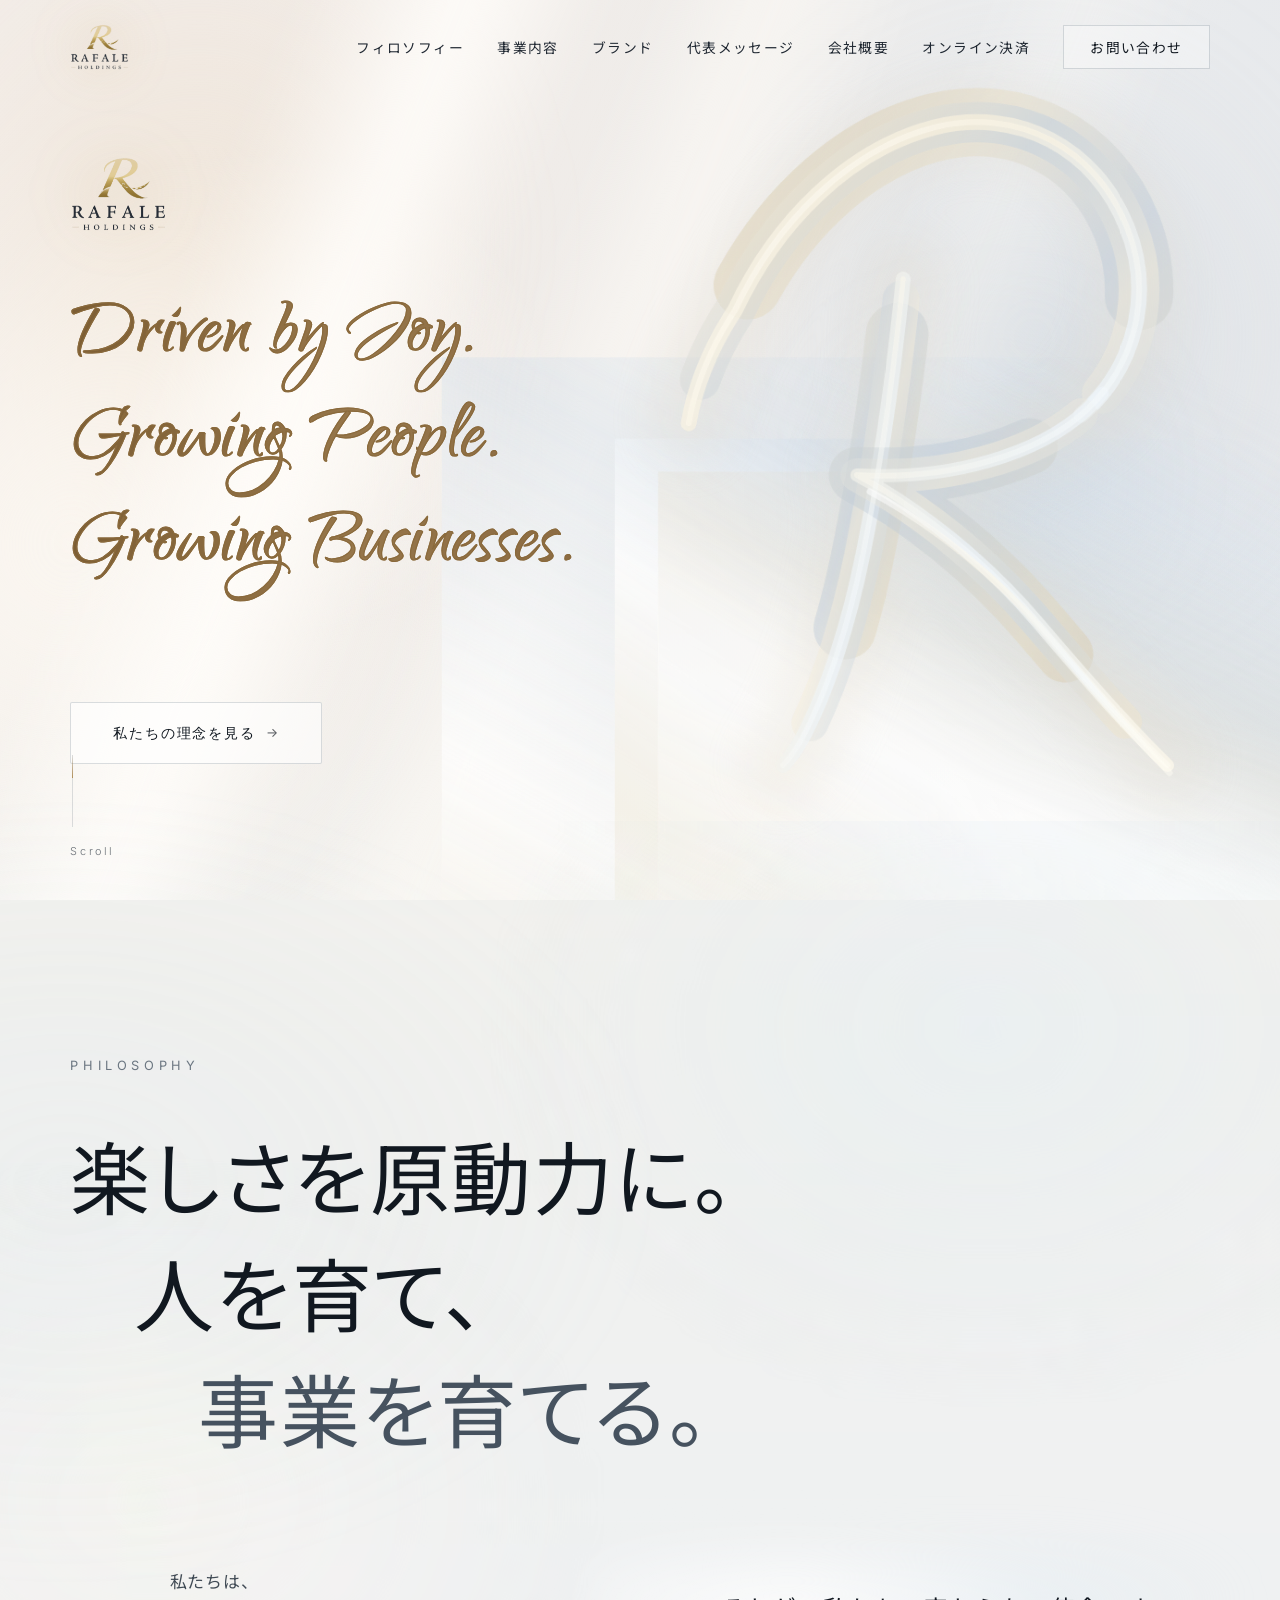
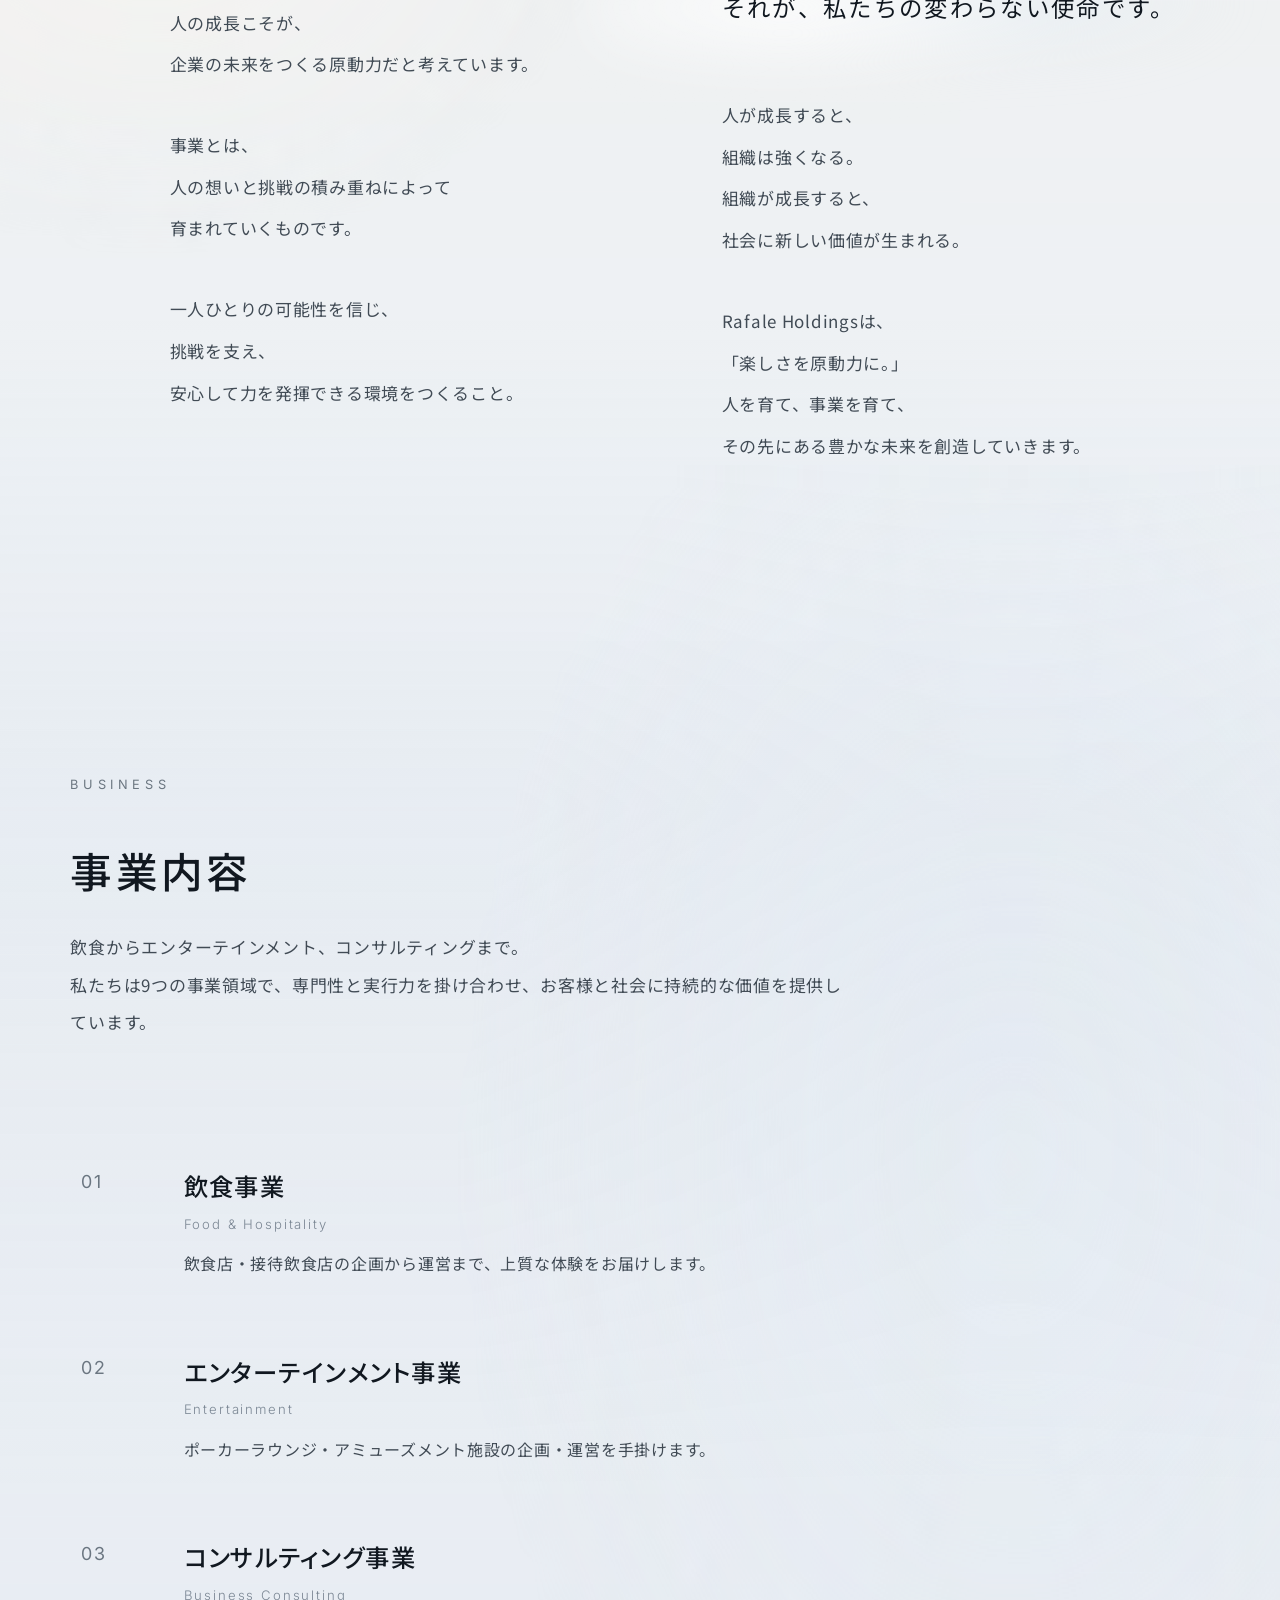
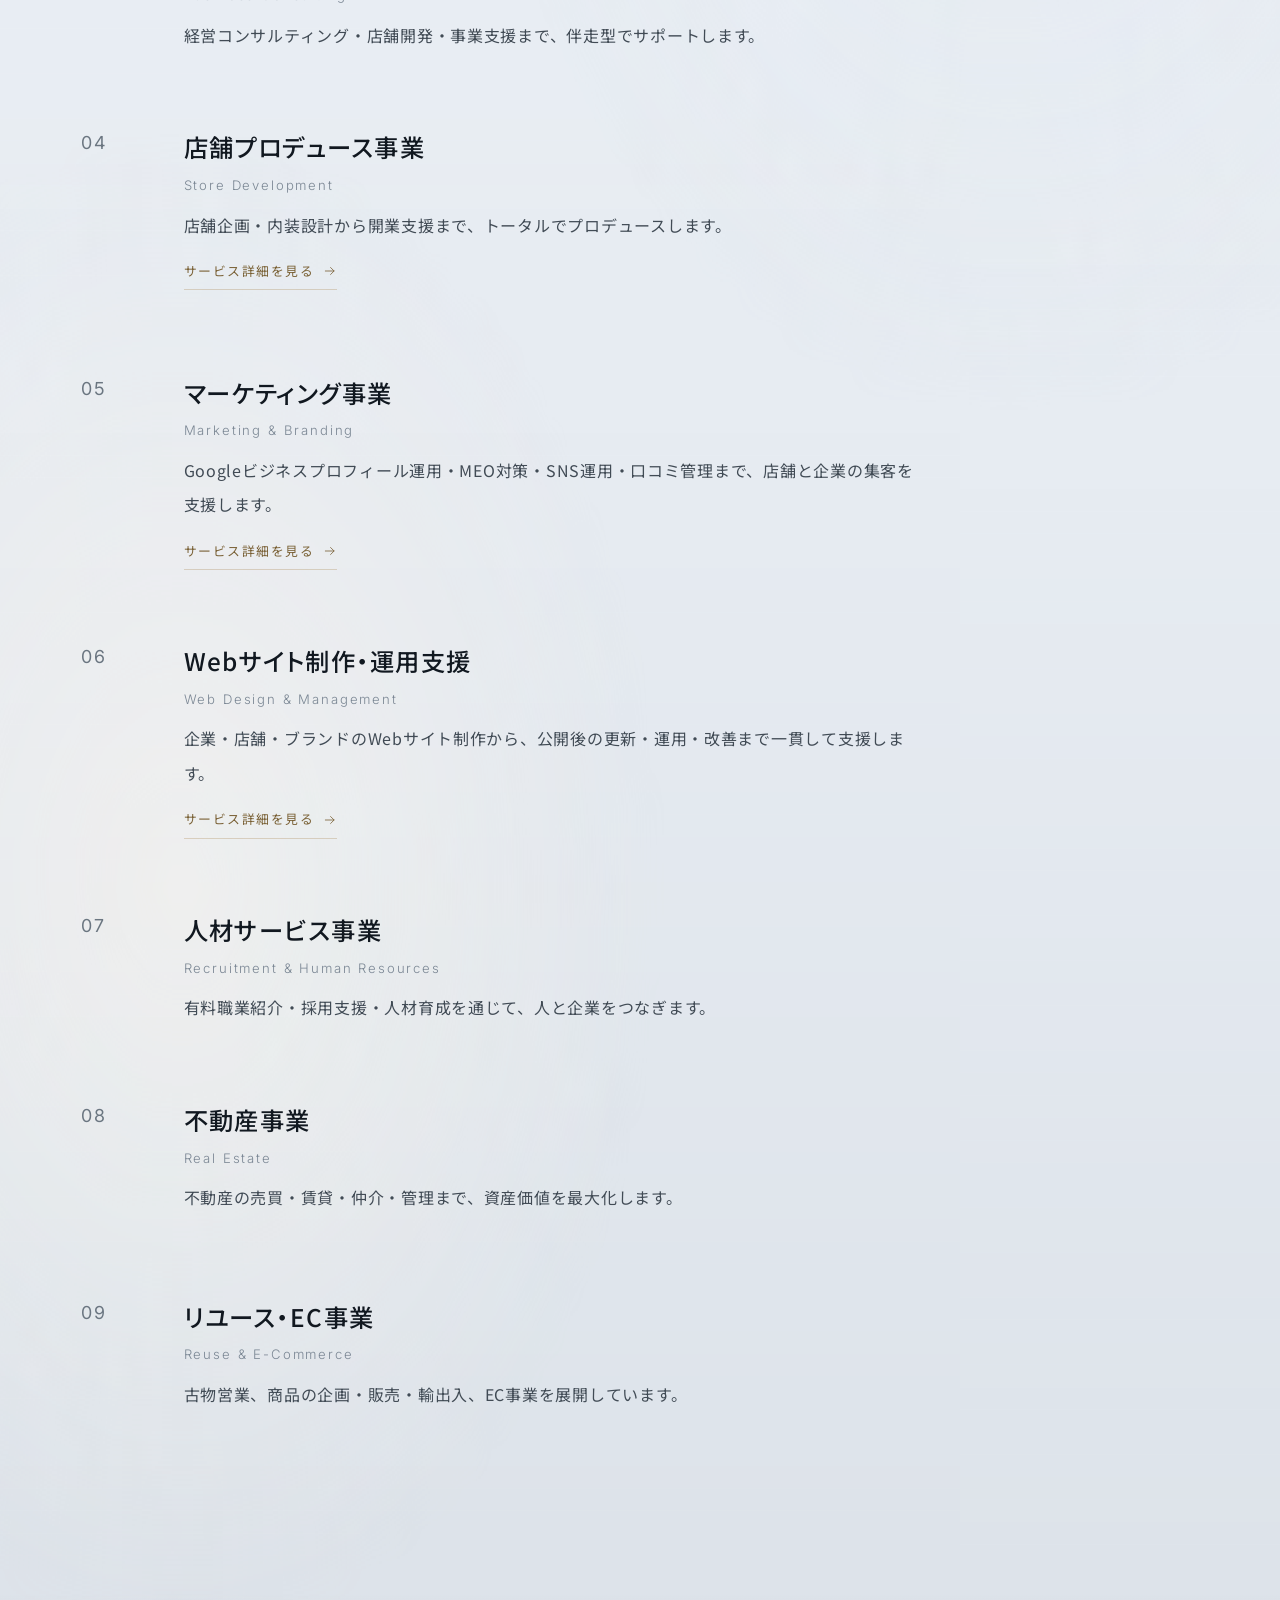
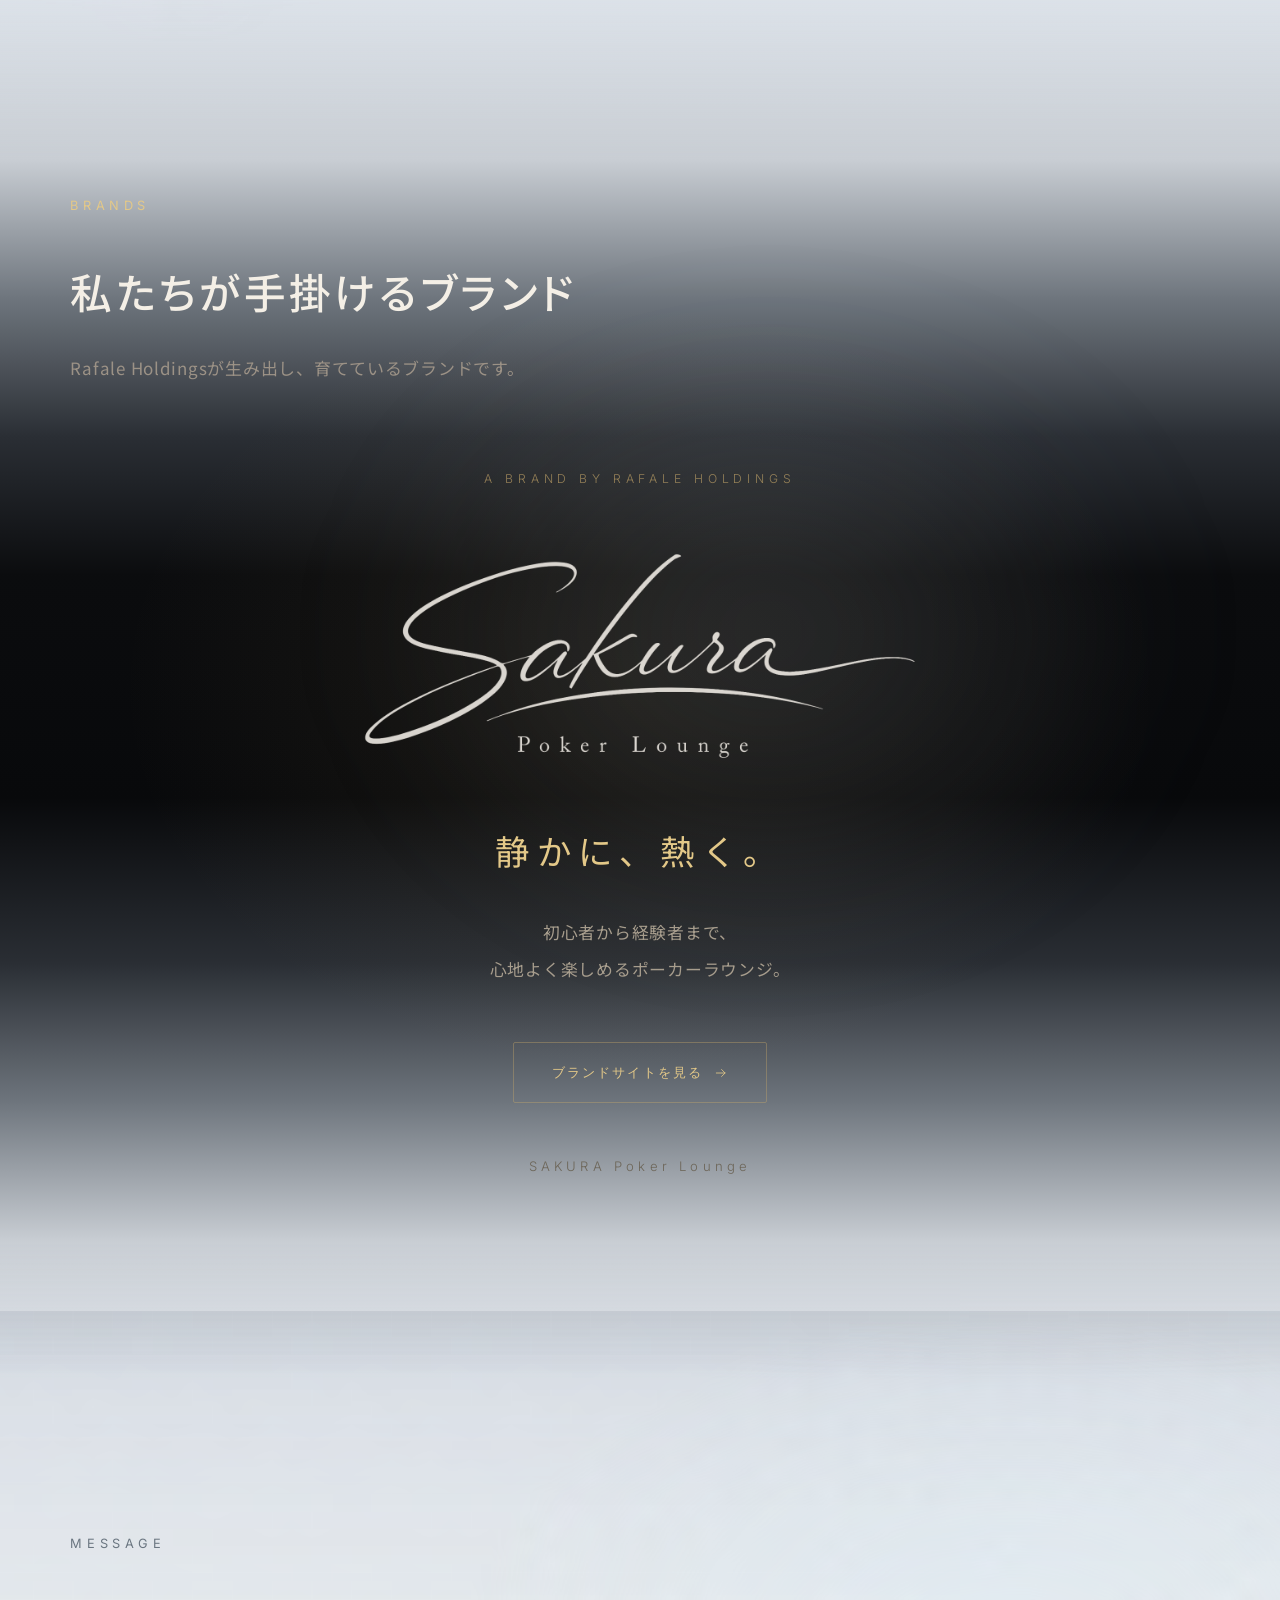
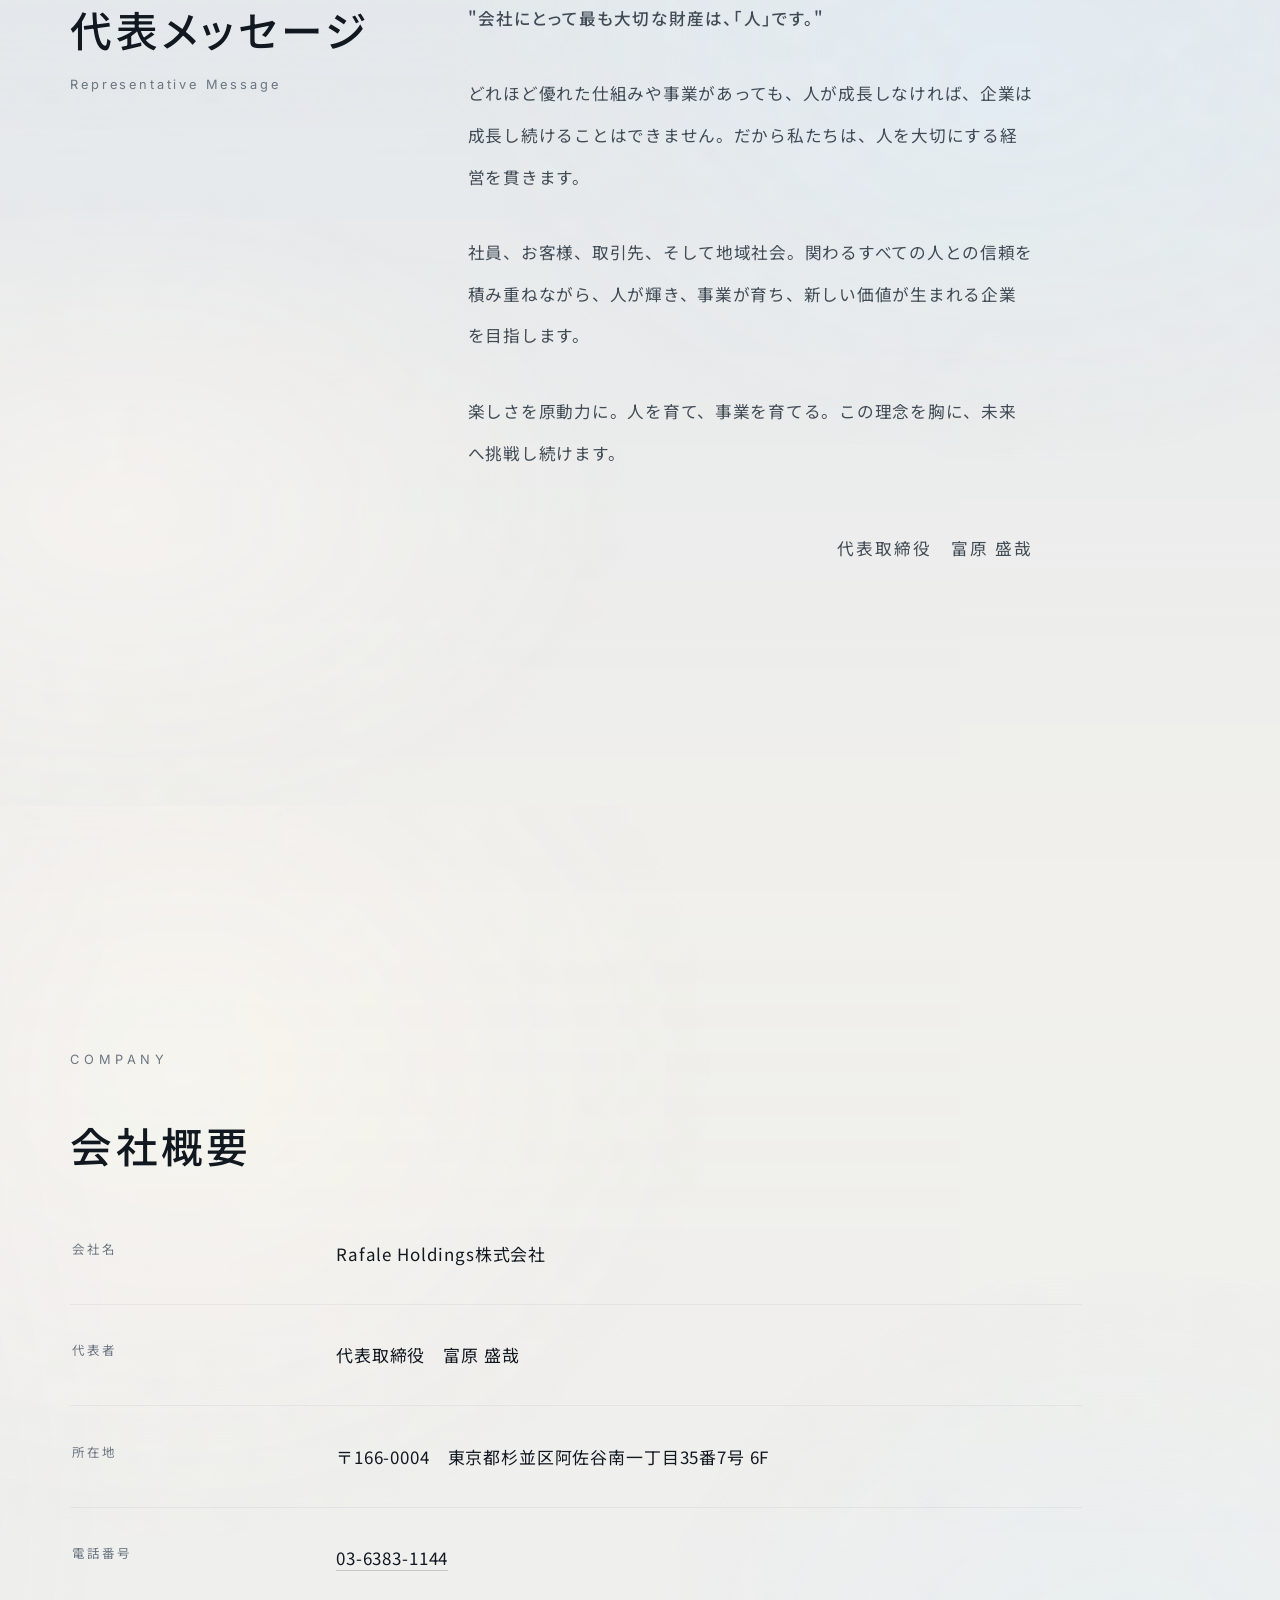
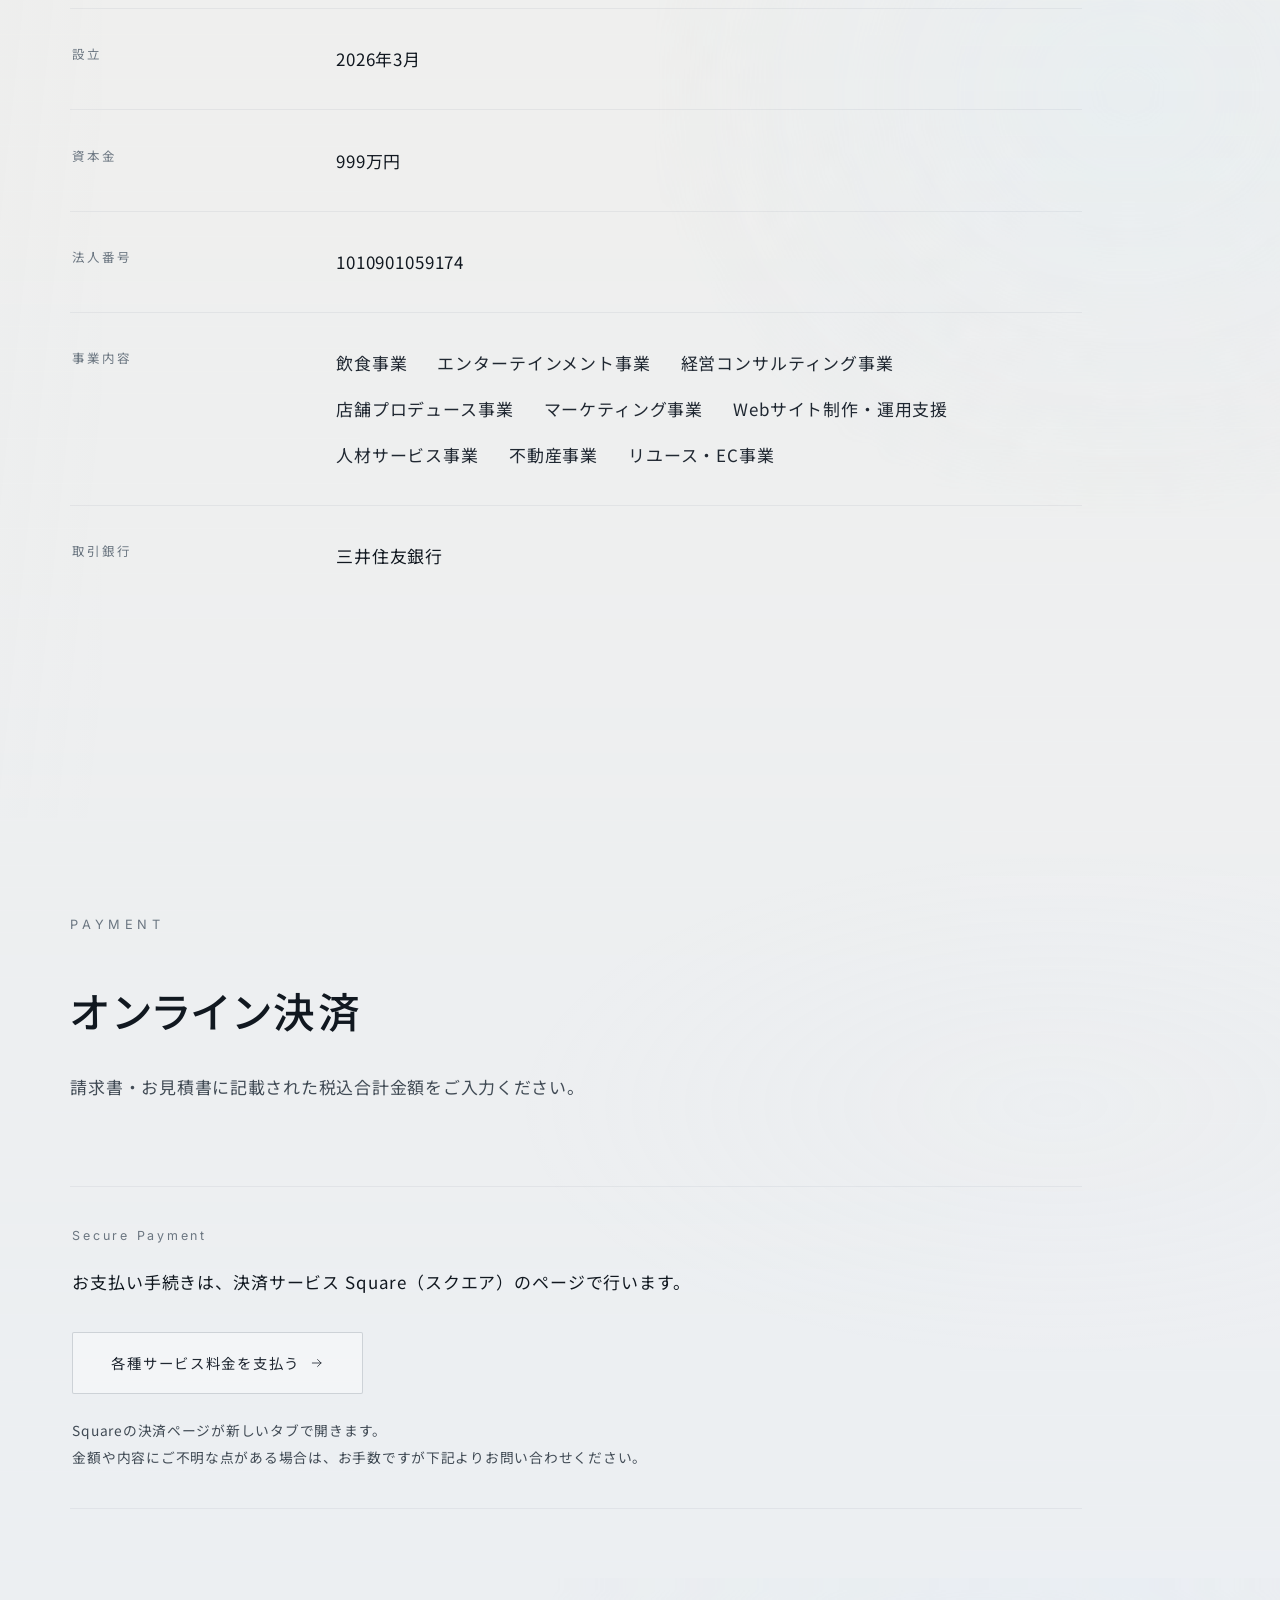
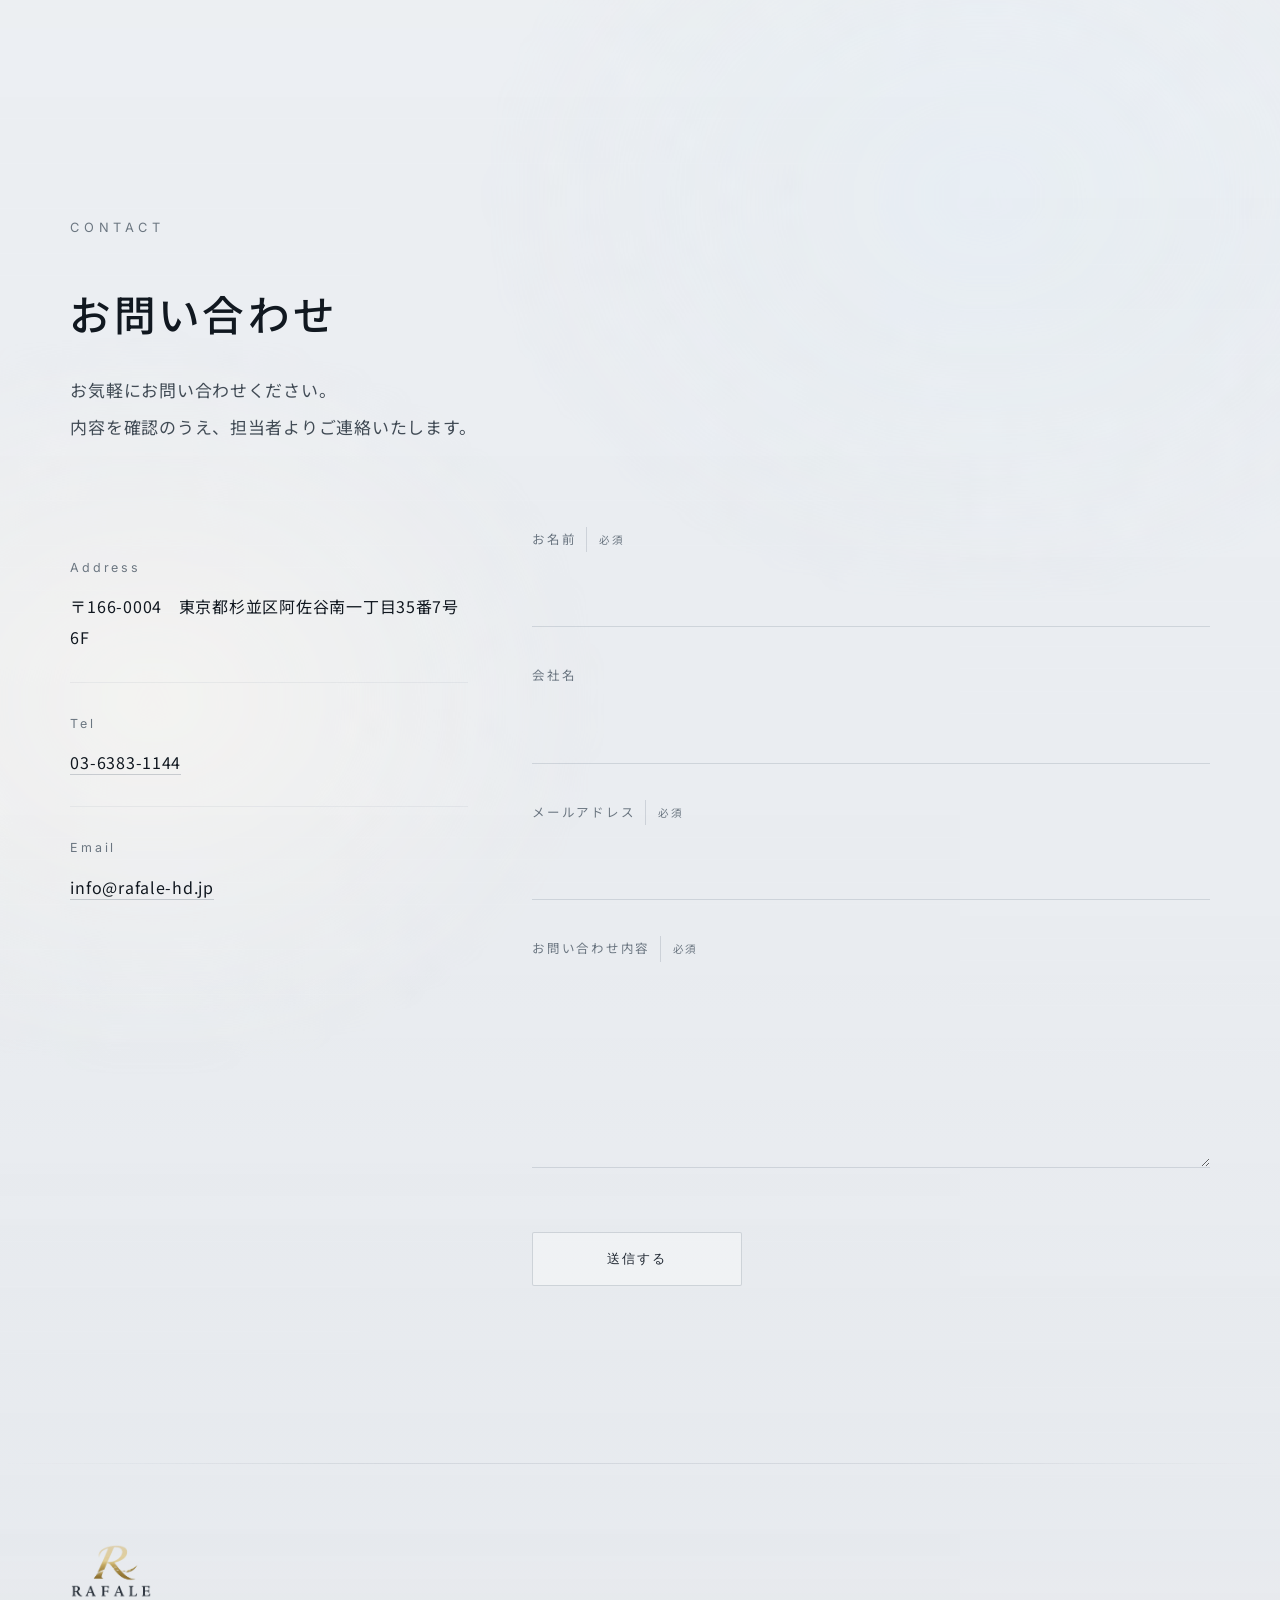
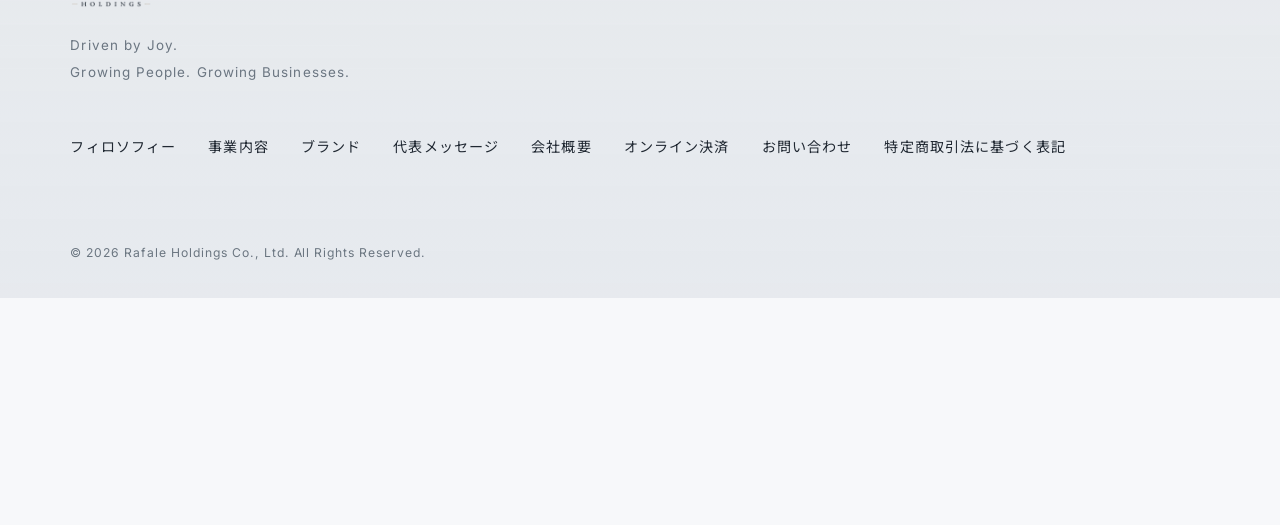
<file: index.html>
<!DOCTYPE html>
<html lang="ja">
<head>
<meta charset="UTF-8">
<meta name="viewport" content="width=device-width, initial-scale=1.0">
<title>Rafale Holdings株式会社｜Driven by Joy. 飲食・エンタメ・コンサル等の統括会社</title>
<meta name="description" content="Rafale Holdings株式会社の公式サイト。「楽しさを原動力に、人を育て、事業を育てる。」を理念に、飲食・エンターテインメント・コンサルティングなど8事業を展開するホールディングスカンパニーです。">
<meta name="robots" content="index, follow">
<meta name="theme-color" content="#F7F8FA">
<meta name="color-scheme" content="light">

<link rel="canonical" href="https://rafale-hd.jp/">

<meta property="og:type" content="website">
<meta property="og:site_name" content="Rafale Holdings株式会社">
<meta property="og:title" content="Rafale Holdings株式会社 | Driven by Joy.">
<meta property="og:description" content="楽しさを原動力に。人を育て、事業を育てる。飲食・エンターテインメント・コンサルティングなど8つの事業を展開するRafale Holdings株式会社の公式サイトです。">
<meta property="og:url" content="https://rafale-hd.jp/">
<meta property="og:image" content="https://rafale-hd.jp/img/ogp-hero.jpg?v=1">
<meta property="og:image:width" content="1200">
<meta property="og:image:height" content="630">
<meta property="og:image:type" content="image/jpeg">
<meta property="og:image:alt" content="Rafale Holdings株式会社 - Driven by Joy. Growing People. Growing Businesses.">
<meta property="og:locale" content="ja_JP">
<meta name="twitter:card" content="summary_large_image">
<meta name="twitter:title" content="Rafale Holdings株式会社 | Driven by Joy.">
<meta name="twitter:description" content="楽しさを原動力に。人を育て、事業を育てる。飲食・エンターテインメント・コンサルティングなど8つの事業を展開するRafale Holdings株式会社の公式サイトです。">
<meta name="twitter:image" content="https://rafale-hd.jp/img/ogp-hero.jpg?v=1">
<meta name="twitter:image:alt" content="Rafale Holdings株式会社 - Driven by Joy. Growing People. Growing Businesses.">

<link rel="icon" type="image/png" sizes="32x32" href="img/favicon-32.png?v=2">
<link rel="icon" type="image/png" sizes="16x16" href="img/favicon-16.png?v=2">
<link rel="apple-touch-icon" sizes="180x180" href="img/apple-touch-icon.png?v=2">
<link rel="manifest" href="site.webmanifest">
<meta name="apple-mobile-web-app-title" content="Rafale Holdings">
<meta name="apple-mobile-web-app-capable" content="yes">
<meta name="apple-mobile-web-app-status-bar-style" content="black-translucent">

<link rel="preconnect" href="https://fonts.googleapis.com">
<link rel="preconnect" href="https://fonts.gstatic.com" crossorigin>
<link href="https://fonts.googleapis.com/css2?family=Inter:wght@100;200;300;400;500&family=Noto+Sans+JP:wght@200;300;400;500&display=swap" rel="stylesheet">
<!-- HERO の英語コピー用のサイン書体。1ウェイトのみで軽量。 -->
<link href="https://fonts.googleapis.com/css2?family=Qwigley&display=swap" rel="stylesheet">
<link rel="stylesheet" href="css/style.css?v=65">

<!--
  ============================================================
  Google Analytics（GA4）を設定する場合
  ============================================================
  1. Googleアナリティクスで「測定ID」（G-XXXXXXXXXX の形式）を取得
  2. 下記のコメントを外し、G-XXXXXXXXXX を実際の測定IDに置き換える
     （2箇所とも同じIDに差し替えてください）
  3. それだけで計測が始まります。他のファイルの変更は不要です

  <script async src="https://www.googletagmanager.com/gtag/js?id=G-XXXXXXXXXX"></script>
  <script>
    window.dataLayer = window.dataLayer || [];
    function gtag(){dataLayer.push(arguments);}
    gtag('js', new Date());
    gtag('config', 'G-XXXXXXXXXX');
  </script>
  ============================================================
-->

<!--
  ============================================================
  Google Search Console を設定する場合（以下どちらか一方でOK）
  ============================================================
  方法A: 下記のコメントを外し、content の値を発行された確認コードに置き換える
    <meta name="google-site-verification" content="ここに確認コードを貼り付け">

  方法B: Search Consoleから発行される google********.html というファイルを
        このフォルダ（index.htmlと同じ階層）にそのまま置くだけでも認証できます
  ============================================================
-->

<script type="application/ld+json">
{
  "@context": "https://schema.org",
  "@type": "Organization",
  "name": "Rafale Holdings株式会社",
  "alternateName": "Rafale Holdings Co., Ltd.",
  "url": "https://rafale-hd.jp/",
  "logo": "https://rafale-hd.jp/img/icon-512.png",
  "image": "https://rafale-hd.jp/img/ogp-hero.jpg?v=1",
  "email": "info@rafale-hd.jp",
  "foundingDate": "2026-03",
  "description": "楽しさを原動力に。人を育て、事業を育てる。飲食・エンターテインメント・コンサルティング・店舗プロデュース・マーケティング・人材サービス・不動産・リユース/ECの8事業を展開するホールディングスカンパニー。",
  "founder": {
    "@type": "Person",
    "name": "富原 盛哉"
  },
  "address": {
    "@type": "PostalAddress",
    "addressCountry": "JP",
    "postalCode": "166-0004",
    "addressRegion": "東京都",
    "addressLocality": "杉並区",
    "streetAddress": "阿佐谷南一丁目35番7号 6F"
  }
}
</script>
<script type="application/ld+json">
{
  "@context": "https://schema.org",
  "@type": "WebSite",
  "name": "Rafale Holdings株式会社",
  "url": "https://rafale-hd.jp/",
  "inLanguage": "ja"
}
</script>
</head>
<body>

<a href="#main-content" class="skip-link">本文へスキップ</a>
<div class="scroll-progress" id="scroll-progress" aria-hidden="true"></div>

<!-- ============================================================
     FIELD ― 白い未来建築のロビー（固定背景）
     朝の自然光、ガラス越しの淡いブルーの反射、薄い影。
     線・粒子・グリッドは使わず、光と空気だけで奥行きを作る。
     ============================================================ -->
<!-- ページ全体の地 ― HERO から CONTACT まで途切れない1枚のグラデーション。
     区切りの位置は js/script.js が実測して --b1〜--b6 に入れるので、
     セクションの高さが変わっても継ぎ目は出ない。 -->
<div class="page-tone" aria-hidden="true"></div>

<div class="field" aria-hidden="true">
  <div class="field-sky"></div>
  <div class="field-daylight"></div>
  <!-- Moving Light ― 固定背景なので、スクロールしても同じ光が付いてくる。
       周期を 24 / 31 / 37 秒（互いに素）にしてあるため、3つが同じ配置に
       戻るのは約7.6時間後で、ループには気づかない。
       .field-lamps はスクロール量に応じて最大16pxだけ位置がずれる。 -->
  <div class="field-lamps">
    <span class="field-lamp field-lamp--a"></span>
    <span class="field-lamp field-lamp--b"></span>
    <span class="field-lamp field-lamp--c"></span>
    <span class="field-pane"></span>
  </div>

  <!-- Liquid Silk ― 光溜まりの手前を、白とシルバーの大きな面が流れていく層。
       1枚ごとに山（白）と谷（シルバー）を持たせてあるので、平らな帯ではなく
       絹の折り目として読める。ぼかしは使わずグラデーションの裾で柔らかくして
       いるため、動かしているのは transform と opacity だけ。
       周期 12 / 16.5 / 10.5 秒と、奥の光溜まり 24 / 31 / 37 秒がずれているので
       全体が同じ並びに戻ることはない。 -->
  <div class="field-silk">
    <span class="field-silk-band field-silk-band--1"></span>
    <span class="field-silk-band field-silk-band--2"></span>
    <span class="field-silk-band field-silk-band--3"></span>
  </div>

  <div class="field-floor"></div>
</div>

<header class="site-header" id="site-header">
  <div class="header-inner">

    <a href="#top" class="logo" aria-label="Rafale Holdings 株式会社 トップへ">
      <img src="img/logo-light.png?v=1" alt="Rafale Holdings" class="logo-img" width="736" height="575" decoding="async">
    </a>
    <nav class="main-nav" id="main-nav" aria-label="メインナビゲーション">
      <ul>
        <li><a href="#philosophy" class="nav-link">フィロソフィー</a></li>
        <li><a href="#business" class="nav-link">事業内容</a></li>
        <li><a href="#brands" class="nav-link">ブランド</a></li>
        <li><a href="#message" class="nav-link">代表メッセージ</a></li>
        <li><a href="#company" class="nav-link">会社概要</a></li>
        <!-- オンライン決済 ― Squareの決済ページへ直接飛ぶ外部リンク。
             URLは js/site-config.js の SQUARE_PAYMENT_LINK_URL だけで管理していて、
             ここには書かない（決済セクションのボタンと同じ値を共有する）。
             未設定・仮URL・Square以外のURLのときは js/script.js が hidden を
             外さないので、この項目自体がメニューに出ない。 -->
        <li data-payment-nav hidden><a class="nav-link" data-payment-link target="_blank" rel="noopener noreferrer">オンライン決済</a></li>
        <li><a href="#contact" class="nav-link nav-cta">お問い合わせ</a></li>
      </ul>
    </nav>
    <button class="hamburger" id="hamburger" aria-label="メニューを開く" aria-expanded="false" aria-controls="main-nav">
      <span></span><span></span><span></span>
    </button>
  </div>
</header>

<main id="main-content">

  <!-- ============================ HERO ============================
       中央に積み上げず、左に大きな言葉・右に空間を残す非対称構成。 -->
  <section class="hero" id="top">

    <!-- 背景動画（未配置）
         assets/videos/rafale-opening.mp4（任意で .webm）を置いたうえで、
         下の <video> に data-hero-video を足すと、PCでのみ自動再生されます。
             <video class="hero-video" id="hero-video" data-hero-video ...>
         この目印が無い間は読み込みを試みません。以前は目印なしで読みに
         行っていたため、動画が無いPC表示では毎回 404 が2件出ていました。 -->
    <video class="hero-video" id="hero-video" muted loop playsinline disablepictureinpicture disableremoteplayback aria-hidden="true"></video>

    <!-- 空気 ― 白・淡いブルー・シルバー・ごく薄い暖色の4層。
         周期をすべてずらしてあるので、繰り返しに気づかない。
         光は均一にかけず、ロゴの周り／コピーの左奥／ガラス面に溜める。 -->
    <div class="hero-atmos" aria-hidden="true">
      <span class="hero-halo"></span>
      <span class="hero-tint"></span>
      <span class="hero-silver"></span>
      <span class="hero-warm"></span>
      <span class="hero-sweep"></span>
      <span class="hero-rays"></span>
    </div>

    <!-- 右下から流れる光 ― R を書く筆に連動して立ち上がる。
         別々の装飾にせず、外側の器（.hero-flow）が R の進みに合わせて
         明るさ・広がり・流れを増し、終筆でピークを迎える。
         中の2枚は完成後もごくゆっくり呼吸し、背景の Liquid Silk へ馴染む。 -->
    <div class="hero-flow" aria-hidden="true">
      <span class="hero-flow-a"></span>
      <span class="hero-flow-b"></span>
      <span class="hero-flow-c"></span>
    </div>

    <!-- 右側 ― Rafale Signature R。
         参考画像の構造に合わせ、線は次の3本で構成している。
           r-main … 左下から入り、上部の巨大で横長なループを回り、
                    ふところを閉じてから、そのまま右下へ長い脚として抜ける。
                    ループと脚が1本で繋がっているのが参考画像の特徴。
           r-stem … その上を横切る、中央の力強い縦のストローク。
                    r-main のふところの戻りと交差して R の形になる。
           r-hair … 脚に沿う細い補助の筆筋。
         1本につき body / mid / core の3層＋細いハイライトを重ねる。
         3層とも通る所は太く、core だけの所は細い ―― 筆圧差と、
         筆筋が束になった厚みが同時に出る。
         描画中は器（.hero-sign）が中央付近から右へゆっくり寄っていく。 -->
    <div class="hero-sign" aria-hidden="true">
      <svg class="r-sign" viewBox="0 0 540 730" fill="none" preserveAspectRatio="xMidYMid meet" role="presentation">
        <defs>
          <path id="r-main" pathLength="1000"
                d="M 18 336
                   C 24 300, 40 256, 68 214
                   C 112 120, 190 40, 284 16
                   C 374 -6, 458 38, 492 124
                   C 520 194, 502 272, 448 322
                   C 396 370, 300 398, 200 392
                   C 268 428, 340 486, 396 552
                   C 442 606, 492 664, 536 706"/>
          <path id="r-stem" pathLength="1000"
                d="M 250 180
                   C 240 280, 226 380, 208 470
                   C 192 552, 168 626, 140 678
                   C 132 692, 126 700, 120 706"/>
          <path id="r-hair" pathLength="1000"
                d="M 214 410
                   C 282 446, 352 502, 406 566
                   C 450 618, 496 672, 538 714"/>

          <!-- 太い層はシャンパン寄り、芯はウォームホワイト寄り。
               層ごとに配合を変えて、1色のグレーにならないようにしている。 -->
          <linearGradient id="ink-body" x1="0.08" y1="0" x2="0.92" y2="1">
            <stop offset="0"    stop-color="#C9B994"/>
            <stop offset="0.26" stop-color="#E8DCBE"/>
            <stop offset="0.52" stop-color="#B8C7D8"/>
            <stop offset="0.78" stop-color="#E3D5B4"/>
            <stop offset="1"    stop-color="#C4B393"/>
          </linearGradient>
          <linearGradient id="ink-mid" x1="0.16" y1="0.06" x2="0.86" y2="0.96">
            <stop offset="0"    stop-color="#F2E8D2"/>
            <stop offset="0.28" stop-color="#BECDDD"/>
            <stop offset="0.55" stop-color="#F5EDDB"/>
            <stop offset="0.8"  stop-color="#C6D4E3"/>
            <stop offset="1"    stop-color="#EFE4CC"/>
          </linearGradient>
          <linearGradient id="ink-core" x1="0" y1="0" x2="1" y2="1">
            <stop offset="0"    stop-color="#FFFCF3"/>
            <stop offset="0.3"  stop-color="#F8F0DC"/>
            <stop offset="0.62" stop-color="#EDF4FA"/>
            <stop offset="1"    stop-color="#FFFAEC"/>
          </linearGradient>
          <!-- 太い筆跡の中を走る、細い光 -->
          <linearGradient id="ink-hl" x1="0.1" y1="0" x2="0.9" y2="1">
            <stop offset="0"    stop-color="#FFFFFF"/>
            <stop offset="0.34" stop-color="#FFF7E4"/>
            <stop offset="0.68" stop-color="#F4FAFF"/>
            <stop offset="1"    stop-color="#FFFDF4"/>
          </linearGradient>
        </defs>

        <!-- 線のまわりの空気。2本まとめて1回だけぼかす。発光にはしない -->
        <g class="r-glow">
          <use href="#r-main"/><use href="#r-stem"/>
        </g>

        <!-- 1本目の前半: 上部の巨大なループ -->
        <use class="r-ink loop-body" href="#r-main"/>
        <use class="r-ink loop-mid"  href="#r-main"/>
        <use class="r-ink loop-core" href="#r-main"/>

        <!-- 2本目: 中央の力強い縦ストローク -->
        <use class="r-ink stem-body" href="#r-stem"/>
        <use class="r-ink stem-mid"  href="#r-stem"/>
        <use class="r-ink stem-core" href="#r-stem"/>

        <!-- 1本目の後半: 右下へ伸びる大きな脚 -->
        <use class="r-ink leg-body" href="#r-main"/>
        <use class="r-ink leg-mid"  href="#r-main"/>
        <use class="r-ink leg-core" href="#r-main"/>

        <!-- 太い筆跡の中を走る細いハイライトと、脚に沿う補助の筆筋 -->
        <use class="r-ink hl-main" href="#r-main"/>
        <use class="r-ink hl-stem" href="#r-stem"/>
        <use class="r-ink hair"    href="#r-hair"/>

        <!-- 完成後、表面を反射が1回通る（以後20秒ごと） -->
        <g class="r-sheen">
          <use href="#r-main"/><use href="#r-stem"/>
        </g>
      </svg>
    </div>

    <div class="hero-inner">
      <div class="hero-main">
        <div class="hero-logo-block">
          <img src="img/logo-light.png?v=1" alt="Rafale Holdings" class="hero-logo-img" width="736" height="575" fetchpriority="high" decoding="async">
        </div>

        <!-- 各行は「外＝マスク＋視差」「中＝出現アニメーション」の二重構造。
             行ごとに速度と奥行きを変え、一塊に見えないようにしている。 -->
        <h1 class="hero-title" lang="en">
          <span class="hero-line"><span class="hero-line-in">Driven by Joy.</span></span>
          <span class="hero-line"><span class="hero-line-in">Growing People.</span></span>
          <span class="hero-line"><span class="hero-line-in">Growing Businesses.</span></span>
        </h1>


        <a href="#philosophy" class="btn hero-cta">私たちの理念を見る</a>
      </div>
    </div>

    <a href="#philosophy" class="scroll-cue scroll-cue--left" aria-hidden="true"><span class="scroll-cue-rail"></span>Scroll</a>
  </section>

  <!-- ============================ PHILOSOPHY ============================ -->
  <section class="section" id="philosophy">
    <div class="sec-light" aria-hidden="true"></div>
    <div class="section-inner">
      <header class="section-head">
        <p class="section-tag reveal" lang="en">PHILOSOPHY</p>
      </header>

      <h2 class="philo-title">
        <span class="mask reveal"><span class="mask-in">楽しさを原動力に。</span></span>
        <span class="mask reveal" data-reveal-delay="220"><span class="mask-in">人を育て、</span></span>
        <span class="mask reveal" data-reveal-delay="440"><span class="mask-in">事業を育てる。</span></span>
      </h2>

      <div class="philo-body">
        <div class="philo-col">
          <p class="reveal">私たちは、<br>人の成長こそが、<br>企業の未来をつくる原動力だと考えています。</p>
          <p class="reveal">事業とは、<br>人の想いと挑戦の積み重ねによって<br>育まれていくものです。</p>
          <p class="reveal">一人ひとりの可能性を信じ、<br>挑戦を支え、<br>安心して力を発揮できる環境をつくること。</p>
        </div>
        <div class="philo-col">
          <p class="reveal philo-accent">それが、私たちの変わらない使命です。</p>
          <p class="reveal">人が成長すると、<br>組織は強くなる。<br>組織が成長すると、<br>社会に新しい価値が生まれる。</p>
          <p class="reveal">Rafale Holdingsは、<br>「楽しさを原動力に。」<br>人を育て、事業を育て、<br>その先にある豊かな未来を創造していきます。</p>
        </div>
      </div>
    </div>
  </section>

  <!-- ============================ BUSINESS ============================ -->
  <section class="section" id="business">
    <div class="sec-light" aria-hidden="true"></div>
    <div class="section-inner">
      <header class="section-head">
        <p class="section-tag reveal" lang="en">BUSINESS</p>
      </header>
      <h2 class="section-title reveal">事業内容</h2>
      <p class="section-lead reveal">飲食からエンターテインメント、コンサルティングまで。<br class="only-pc">私たちは9つの事業領域で、専門性と実行力を掛け合わせ、お客様と社会に持続的な価値を提供しています。</p>

      <ol class="biz-list">
        <li class="biz-row reveal">
          <span class="biz-num" lang="en" aria-hidden="true">01</span>
          <div class="biz-body">
            <h3 class="biz-name">飲食事業<span class="biz-en" lang="en">Food &amp; Hospitality</span></h3>
            <p class="biz-desc">飲食店・接待飲食店の企画から運営まで、上質な体験をお届けします。</p>
          </div>
        </li>

        <li class="biz-row reveal">
          <span class="biz-num" lang="en" aria-hidden="true">02</span>
          <div class="biz-body">
            <h3 class="biz-name">エンターテインメント事業<span class="biz-en" lang="en">Entertainment</span></h3>
            <p class="biz-desc">ポーカーラウンジ・アミューズメント施設の企画・運営を手掛けます。</p>
          </div>
        </li>

        <li class="biz-row reveal">
          <span class="biz-num" lang="en" aria-hidden="true">03</span>
          <div class="biz-body">
            <h3 class="biz-name">コンサルティング事業<span class="biz-en" lang="en">Business Consulting</span></h3>
            <p class="biz-desc">経営コンサルティング・店舗開発・事業支援まで、伴走型でサポートします。</p>
          </div>
        </li>

        <!-- 04・05・06 は詳細ページを持つ。行の組み方・余白・文字は他の6行と同じままで、
             リンクの当たり判定（.biz-link::after）を行全体へ広げている。 -->
        <li class="biz-row biz-row--link reveal">
          <span class="biz-num" lang="en" aria-hidden="true">04</span>
          <div class="biz-body">
            <h3 class="biz-name">店舗プロデュース事業<span class="biz-en" lang="en">Store Development</span></h3>
            <p class="biz-desc">店舗企画・内装設計から開業支援まで、トータルでプロデュースします。</p>
            <a href="/business/store-development" class="biz-link"
               aria-label="店舗プロデュース事業の詳細を見る">
              <span>サービス詳細を見る</span>
              <svg viewBox="0 0 24 24" width="14" height="14" aria-hidden="true">
                <path d="M4 12h15M13 6l6 6-6 6" fill="none" stroke="currentColor" stroke-width="1.4" stroke-linecap="round" stroke-linejoin="round"/>
              </svg>
            </a>
          </div>
        </li>

        <li class="biz-row biz-row--link reveal">
          <span class="biz-num" lang="en" aria-hidden="true">05</span>
          <div class="biz-body">
            <h3 class="biz-name">マーケティング事業<span class="biz-en" lang="en">Marketing &amp; Branding</span></h3>
            <p class="biz-desc">Googleビジネスプロフィール運用・MEO対策・SNS運用・口コミ管理まで、店舗と企業の集客を支援します。</p>
            <a href="/business/marketing" class="biz-link"
               aria-label="マーケティング事業の詳細を見る">
              <span>サービス詳細を見る</span>
              <svg viewBox="0 0 24 24" width="14" height="14" aria-hidden="true">
                <path d="M4 12h15M13 6l6 6-6 6" fill="none" stroke="currentColor" stroke-width="1.4" stroke-linecap="round" stroke-linejoin="round"/>
              </svg>
            </a>
          </div>
        </li>

        <li class="biz-row biz-row--link reveal">
          <span class="biz-num" lang="en" aria-hidden="true">06</span>
          <div class="biz-body">
            <h3 class="biz-name">Webサイト制作・運用支援<span class="biz-en" lang="en">Web Design &amp; Management</span></h3>
            <p class="biz-desc">企業・店舗・ブランドのWebサイト制作から、公開後の更新・運用・改善まで一貫して支援します。</p>
            <a href="/business/web-production" class="biz-link"
               aria-label="Webサイト制作・運用支援の詳細を見る">
              <span>サービス詳細を見る</span>
              <svg viewBox="0 0 24 24" width="14" height="14" aria-hidden="true">
                <path d="M4 12h15M13 6l6 6-6 6" fill="none" stroke="currentColor" stroke-width="1.4" stroke-linecap="round" stroke-linejoin="round"/>
              </svg>
            </a>
          </div>
        </li>

        <li class="biz-row reveal">
          <span class="biz-num" lang="en" aria-hidden="true">07</span>
          <div class="biz-body">
            <h3 class="biz-name">人材サービス事業<span class="biz-en" lang="en">Recruitment &amp; Human Resources</span></h3>
            <p class="biz-desc">有料職業紹介・採用支援・人材育成を通じて、人と企業をつなぎます。</p>
          </div>
        </li>

        <li class="biz-row reveal">
          <span class="biz-num" lang="en" aria-hidden="true">08</span>
          <div class="biz-body">
            <h3 class="biz-name">不動産事業<span class="biz-en" lang="en">Real Estate</span></h3>
            <p class="biz-desc">不動産の売買・賃貸・仲介・管理まで、資産価値を最大化します。</p>
          </div>
        </li>

        <li class="biz-row reveal">
          <span class="biz-num" lang="en" aria-hidden="true">09</span>
          <div class="biz-body">
            <h3 class="biz-name">リユース・EC事業<span class="biz-en" lang="en">Reuse &amp; E-Commerce</span></h3>
            <p class="biz-desc">古物営業、商品の企画・販売・輸出入、EC事業を展開しています。</p>
          </div>
        </li>
      </ol>
    </div>
  </section>

  <!-- ============================ BRANDS ============================
       ここだけ空間が黒へ切り替わり、SAKURA の世界（黒×金）になる。
       Rafale が生み出したブランド、という関係が見た目で伝わるようにする。 -->
  <section class="section section--brand" id="brands">
    <div class="brand-shift" aria-hidden="true"></div>

    <div class="section-inner">
      <header class="section-head">
        <p class="section-tag reveal" lang="en">BRANDS</p>
      </header>
      <h2 class="section-title reveal">私たちが手掛けるブランド</h2>
      <p class="section-lead reveal">Rafale Holdingsが生み出し、育てているブランドです。</p>

      <!-- data-brand-href: カードのどこをクリックしてもブランドサイトへ（js/script.js）。
           ボタン自体が本来のリンクなので、JSが無効でも遷移できます。 -->
      <article class="brand" data-brand-href="https://sakura-poker.jp/">
        <p class="brand-origin reveal" lang="en" aria-hidden="true">A BRAND BY RAFALE HOLDINGS</p>

        <div class="brand-logo reveal">
          <img src="img/brand-sakura-logo.png?v=3" alt="SAKURA Poker Lounge"
               width="1400" height="556" loading="lazy" decoding="async">
        </div>

        <p class="brand-tagline reveal">静かに、熱く。</p>
        <p class="brand-desc reveal">初心者から経験者まで、<br>心地よく楽しめるポーカーラウンジ。</p>

        <a href="https://sakura-poker.jp/" class="brand-btn reveal"
           target="_blank" rel="noopener noreferrer"
           aria-label="SAKURA Poker Lounge のブランドサイトを見る（新しいタブで開きます）">
          <span>ブランドサイトを見る</span>
          <svg viewBox="0 0 24 24" width="14" height="14" aria-hidden="true">
            <path d="M4 12h15M13 6l6 6-6 6" fill="none" stroke="currentColor" stroke-width="1.4" stroke-linecap="round" stroke-linejoin="round"/>
          </svg>
        </a>

        <h3 class="brand-name" lang="en">SAKURA Poker Lounge</h3>
      </article>
    </div>
  </section>

  <!-- ============================ MESSAGE ============================ -->
  <section class="section" id="message">
    <div class="sec-light" aria-hidden="true"></div>
    <div class="section-inner">
      <header class="section-head">
        <p class="section-tag reveal" lang="en" data-reveal-delay="0">MESSAGE</p>
      </header>

      <!-- data-reveal-delay: ラベル → 見出し → 英語 → 冒頭の言葉 → 本文 の順に
           0.11秒ずつ置いて現れる。表示は一度だけ（js/script.js の Observer）。 -->
      <div class="message-layout">
        <div class="message-head">
          <h2 class="section-title reveal" data-reveal-delay="110">代表メッセージ</h2>
          <p class="message-en reveal" lang="en" data-reveal-delay="220">Representative Message</p>
        </div>

        <div class="message-body">
          <p class="message-quote reveal" data-reveal-delay="340">"会社にとって最も大切な財産は、「人」です。"</p>
          <p class="reveal" data-reveal-delay="470">どれほど優れた仕組みや事業があっても、人が成長しなければ、企業は成長し続けることはできません。だから私たちは、人を大切にする経営を貫きます。</p>
          <p class="reveal" data-reveal-delay="560">社員、お客様、取引先、そして地域社会。関わるすべての人との信頼を積み重ねながら、人が輝き、事業が育ち、新しい価値が生まれる企業を目指します。</p>
          <p class="reveal" data-reveal-delay="650">楽しさを原動力に。人を育て、事業を育てる。この理念を胸に、未来へ挑戦し続けます。</p>
          <p class="message-sign reveal" data-reveal-delay="760">代表取締役　富原 盛哉</p>
          <!-- 直筆サイン。代表者名はすぐ上にあるので、ここでは繰り返さない。
               白背景を抜いた透過PNG。筆跡は元画像のまま（変形・描き直しなし）。
               width/height を入れてあるので、読み込み時に高さが飛ばない。 -->
          <div class="message-autograph reveal" data-reveal-delay="860">
            <img src="img/moriya-tomihara-signature.png?v=1" alt="代表取締役 富原 盛哉 署名"
                 width="1419" height="661" loading="lazy" decoding="async">
          </div>
        </div>
      </div>
    </div>
  </section>

  <!-- ============================ COMPANY ============================ -->
  <section class="section" id="company">
    <div class="sec-light" aria-hidden="true"></div>
    <div class="section-inner">
      <header class="section-head">
        <p class="section-tag reveal" lang="en" data-reveal-delay="0">COMPANY</p>
      </header>
      <h2 class="section-title reveal" data-reveal-delay="110">会社概要</h2>

      <dl class="info-list">
        <div class="info-row reveal" data-reveal-delay="210">
          <dt>会社名</dt>
          <dd>Rafale Holdings株式会社</dd>
        </div>
        <div class="info-row reveal" data-reveal-delay="290">
          <dt>代表者</dt>
          <dd>代表取締役　富原 盛哉</dd>
        </div>
        <div class="info-row reveal" data-reveal-delay="370">
          <dt>所在地</dt>
          <dd>〒166-0004　東京都杉並区阿佐谷南一丁目35番7号 6F</dd>
        </div>
        <div class="info-row reveal" data-reveal-delay="450">
          <dt>電話番号</dt>
          <dd><a href="tel:0363831144">03-6383-1144</a></dd>
        </div>
        <div class="info-row reveal" data-reveal-delay="530">
          <dt>設立</dt>
          <dd>2026年3月</dd>
        </div>
        <div class="info-row reveal" data-reveal-delay="610">
          <dt>資本金</dt>
          <dd>999万円</dd>
        </div>
        <div class="info-row reveal" data-reveal-delay="690">
          <dt>法人番号</dt>
          <dd>1010901059174</dd>
        </div>
        <div class="info-row reveal" data-reveal-delay="770">
          <dt>事業内容</dt>
          <dd>
            <ul class="info-list-inline">
              <li>飲食事業</li>
              <li>エンターテインメント事業</li>
              <li>経営コンサルティング事業</li>
              <li>店舗プロデュース事業</li>
              <li>マーケティング事業</li>
              <li>Webサイト制作・運用支援</li>
              <li>人材サービス事業</li>
              <li>不動産事業</li>
              <li>リユース・EC事業</li>
            </ul>
          </dd>
        </div>
        <div class="info-row reveal" data-reveal-delay="850">
          <dt>取引銀行</dt>
          <dd>三井住友銀行</dd>
        </div>
      </dl>
    </div>
  </section>

  <!-- ============================ PAYMENT ============================
       請求書・見積書をお持ちの方が、そのままお支払いへ進めるようにする。
       COMPANY と同じ「囲わない・細い罫線と余白だけ」の作りに揃えてある。

       決済リンクのURLは js/site-config.js の SQUARE_PAYMENT_LINK_URL だけで
       管理していて、ここには書かない。未設定・仮URLのままの間は
       js/script.js がこのセクションを hidden のままにするので、
       公開画面には一切出ない（フッターのリンクも同様）。 -->
  <section class="section" id="payment" data-payment-section hidden>
    <div class="sec-light" aria-hidden="true"></div>
    <div class="section-inner">
      <header class="section-head">
        <p class="section-tag reveal" lang="en" data-reveal-delay="0">PAYMENT</p>
      </header>
      <h2 class="section-title reveal" data-reveal-delay="110">オンライン決済</h2>
      <p class="section-lead reveal" data-reveal-delay="220">請求書・お見積書に記載された税込合計金額をご入力ください。</p>

      <div class="pay-block reveal" data-reveal-delay="330">
        <p class="pay-label" lang="en">Secure Payment</p>
        <p class="pay-desc">お支払い手続きは、決済サービス Square（スクエア）のページで行います。</p>

        <!-- href は js/script.js が site-config.js の値を確認してから入れる。
             target / rel はここでも明示しておく（JSが入れ直しても同じ値）。 -->
        <a class="btn pay-btn" data-payment-link target="_blank" rel="noopener noreferrer"
           aria-label="各種サービス料金を支払う（Squareの決済ページを新しいタブで開きます）">
          <span>各種サービス料金を支払う</span>
          <svg viewBox="0 0 24 24" width="14" height="14" aria-hidden="true">
            <path d="M4 12h15M13 6l6 6-6 6" fill="none" stroke="currentColor" stroke-width="1.4" stroke-linecap="round" stroke-linejoin="round"/>
          </svg>
        </a>

        <p class="pay-note">Squareの決済ページが新しいタブで開きます。<br>金額や内容にご不明な点がある場合は、お手数ですが下記よりお問い合わせください。</p>
      </div>
    </div>
  </section>

  <!-- ============================ CONTACT ============================ -->
  <section class="section" id="contact">
    <div class="sec-light" aria-hidden="true"></div>
    <div class="section-inner">
      <header class="section-head">
        <p class="section-tag reveal" lang="en" data-reveal-delay="0">CONTACT</p>
      </header>
      <h2 class="section-title reveal" data-reveal-delay="110">お問い合わせ</h2>
      <p class="section-lead reveal" data-reveal-delay="220">お気軽にお問い合わせください。<br class="only-pc">内容を確認のうえ、担当者よりご連絡いたします。</p>

      <div class="contact-layout">
        <div class="contact-info">
          <div class="contact-info-row reveal" data-reveal-delay="330">
            <span class="contact-label" lang="en">Address</span>
            <span>〒166-0004　東京都杉並区阿佐谷南一丁目35番7号 6F</span>
          </div>
          <div class="contact-info-row reveal" data-reveal-delay="410">
            <span class="contact-label" lang="en">Tel</span>
            <span><a href="tel:0363831144">03-6383-1144</a></span>
          </div>
          <div class="contact-info-row reveal" data-reveal-delay="490">
            <span class="contact-label" lang="en">Email</span>
            <span><a href="mailto:info@rafale-hd.jp">info@rafale-hd.jp</a></span>
          </div>
        </div>

        <form class="contact-form reveal" id="contact-form" novalidate data-reveal-delay="400">
          <!-- どのページからの問い合わせかを送るための項目（TOP）。表示はされません。 -->
          <input type="hidden" name="source" value="top">
          <input type="text" name="hp_url" tabindex="-1" autocomplete="off" aria-hidden="true" style="position:absolute;left:-9999px;width:1px;height:1px;opacity:0;pointer-events:none">
          <div class="form-row">
            <label for="name">お名前<span class="required">必須</span></label>
            <input type="text" id="name" name="name" required>
          </div>
          <div class="form-row">
            <label for="company-name">会社名</label>
            <input type="text" id="company-name" name="company">
          </div>
          <div class="form-row">
            <label for="email">メールアドレス<span class="required">必須</span></label>
            <input type="email" id="email" name="email" required>
          </div>
          <div class="form-row">
            <label for="inquiry">お問い合わせ内容<span class="required">必須</span></label>
            <textarea id="inquiry" name="message" rows="5" required></textarea>
          </div>
          <button type="submit" class="btn btn-block">送信する</button>
          <p class="form-note" id="form-note" role="status" aria-live="polite"></p>
        </form>
      </div>
    </div>
  </section>

</main>

<footer class="site-footer">
  <div class="footer-inner">
    <div class="footer-brand">
      <img src="img/logo-light.png?v=1" alt="Rafale Holdings" class="footer-logo-img" width="736" height="575" loading="lazy" decoding="async">
      <p lang="en">Driven by Joy.<br>Growing People. Growing Businesses.</p>
    </div>
    <nav class="footer-nav" aria-label="フッターナビゲーション">
      <a href="#philosophy">フィロソフィー</a>
      <a href="#business">事業内容</a>
      <a href="#brands">ブランド</a>
      <a href="#message">代表メッセージ</a>
      <a href="#company">会社概要</a>
      <!-- 決済リンクが設定されている時だけ js/script.js が hidden を外す -->
      <a href="#payment" data-payment-nav hidden>オンライン決済</a>
      <a href="#contact">お問い合わせ</a>
      <a href="/legal/tokushoho">特定商取引法に基づく表記</a>
    </nav>
  </div>
  <div class="footer-bottom">
    <p>&copy; <span id="year"></span> Rafale Holdings Co., Ltd. All Rights Reserved.</p>
  </div>
</footer>

<!-- サイト設定（外部サービスのURLなど）。script.js より先に読み込む。
     Square の決済リンクを差し替えるのは site-config.js の1行だけです。 -->
<script src="js/site-config.js?v=3" defer></script>
<script src="js/script.js?v=21" defer></script>
</body>
</html>
</file>
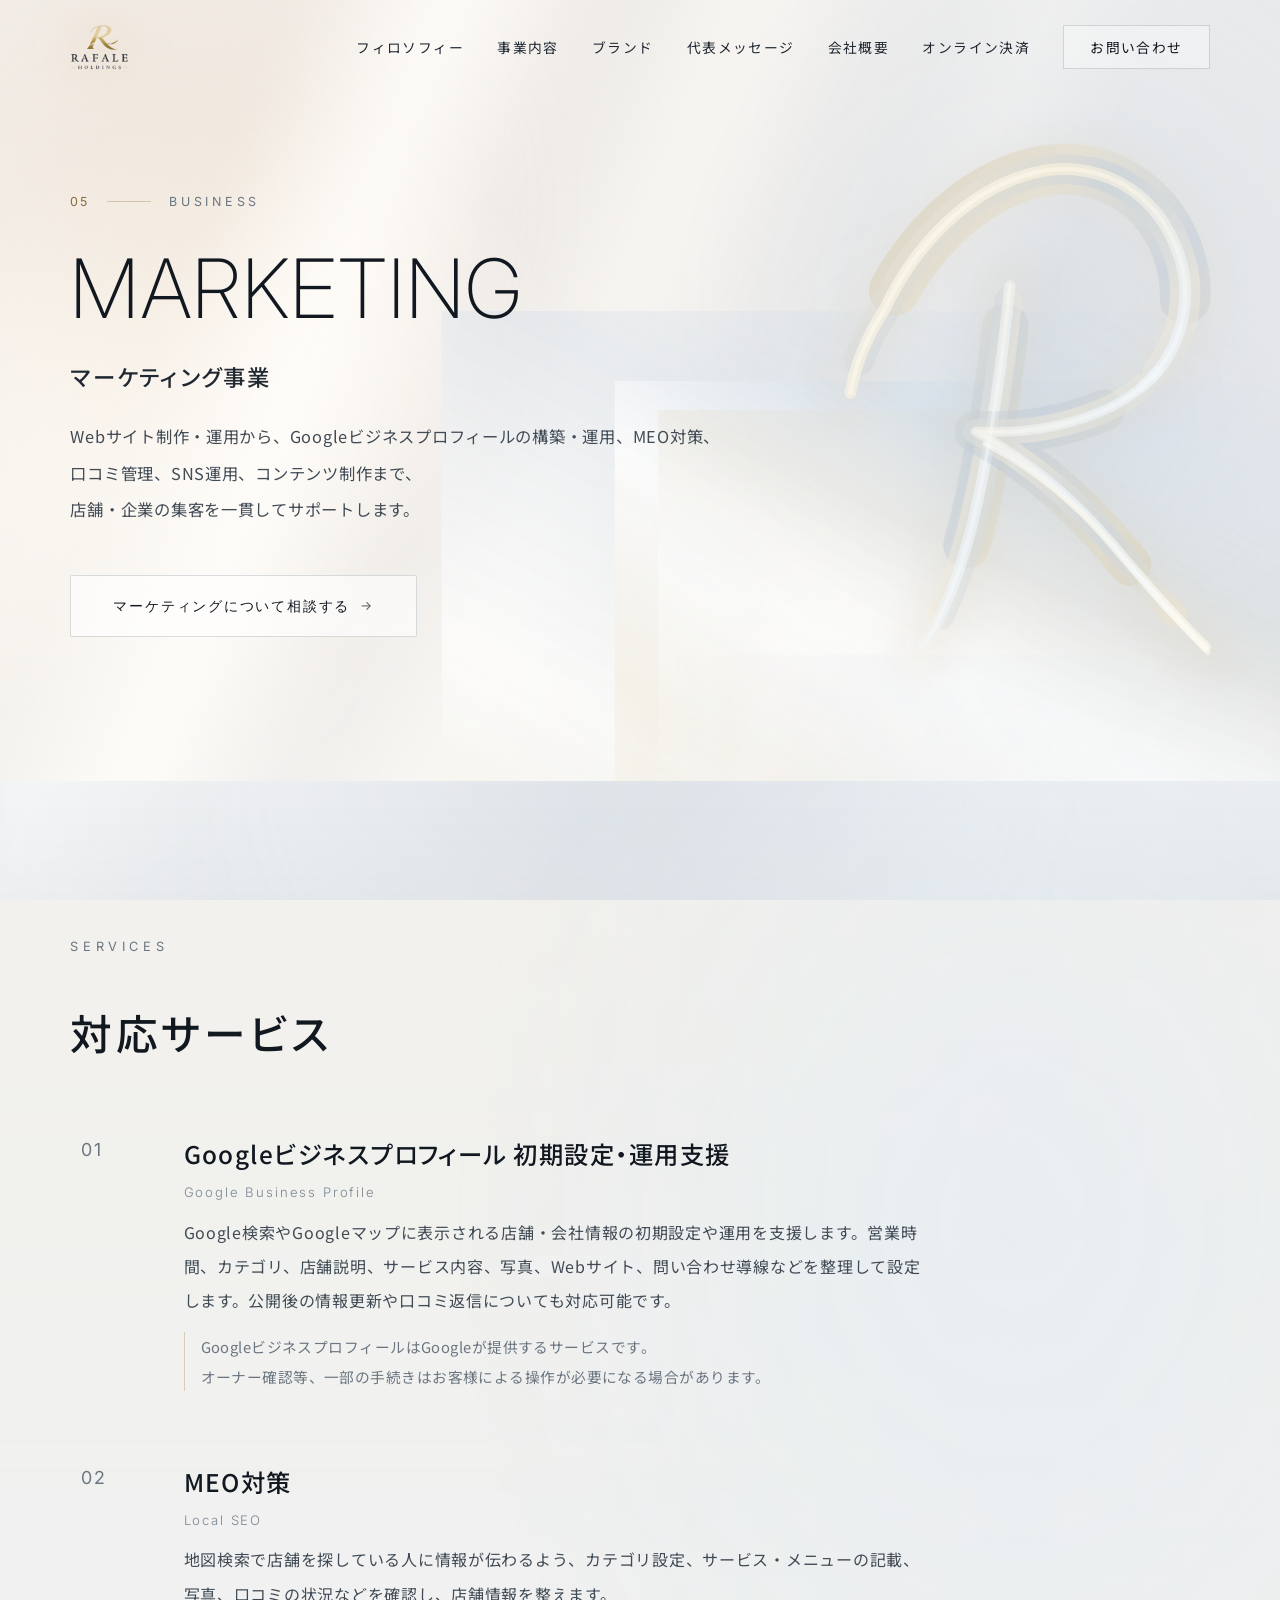
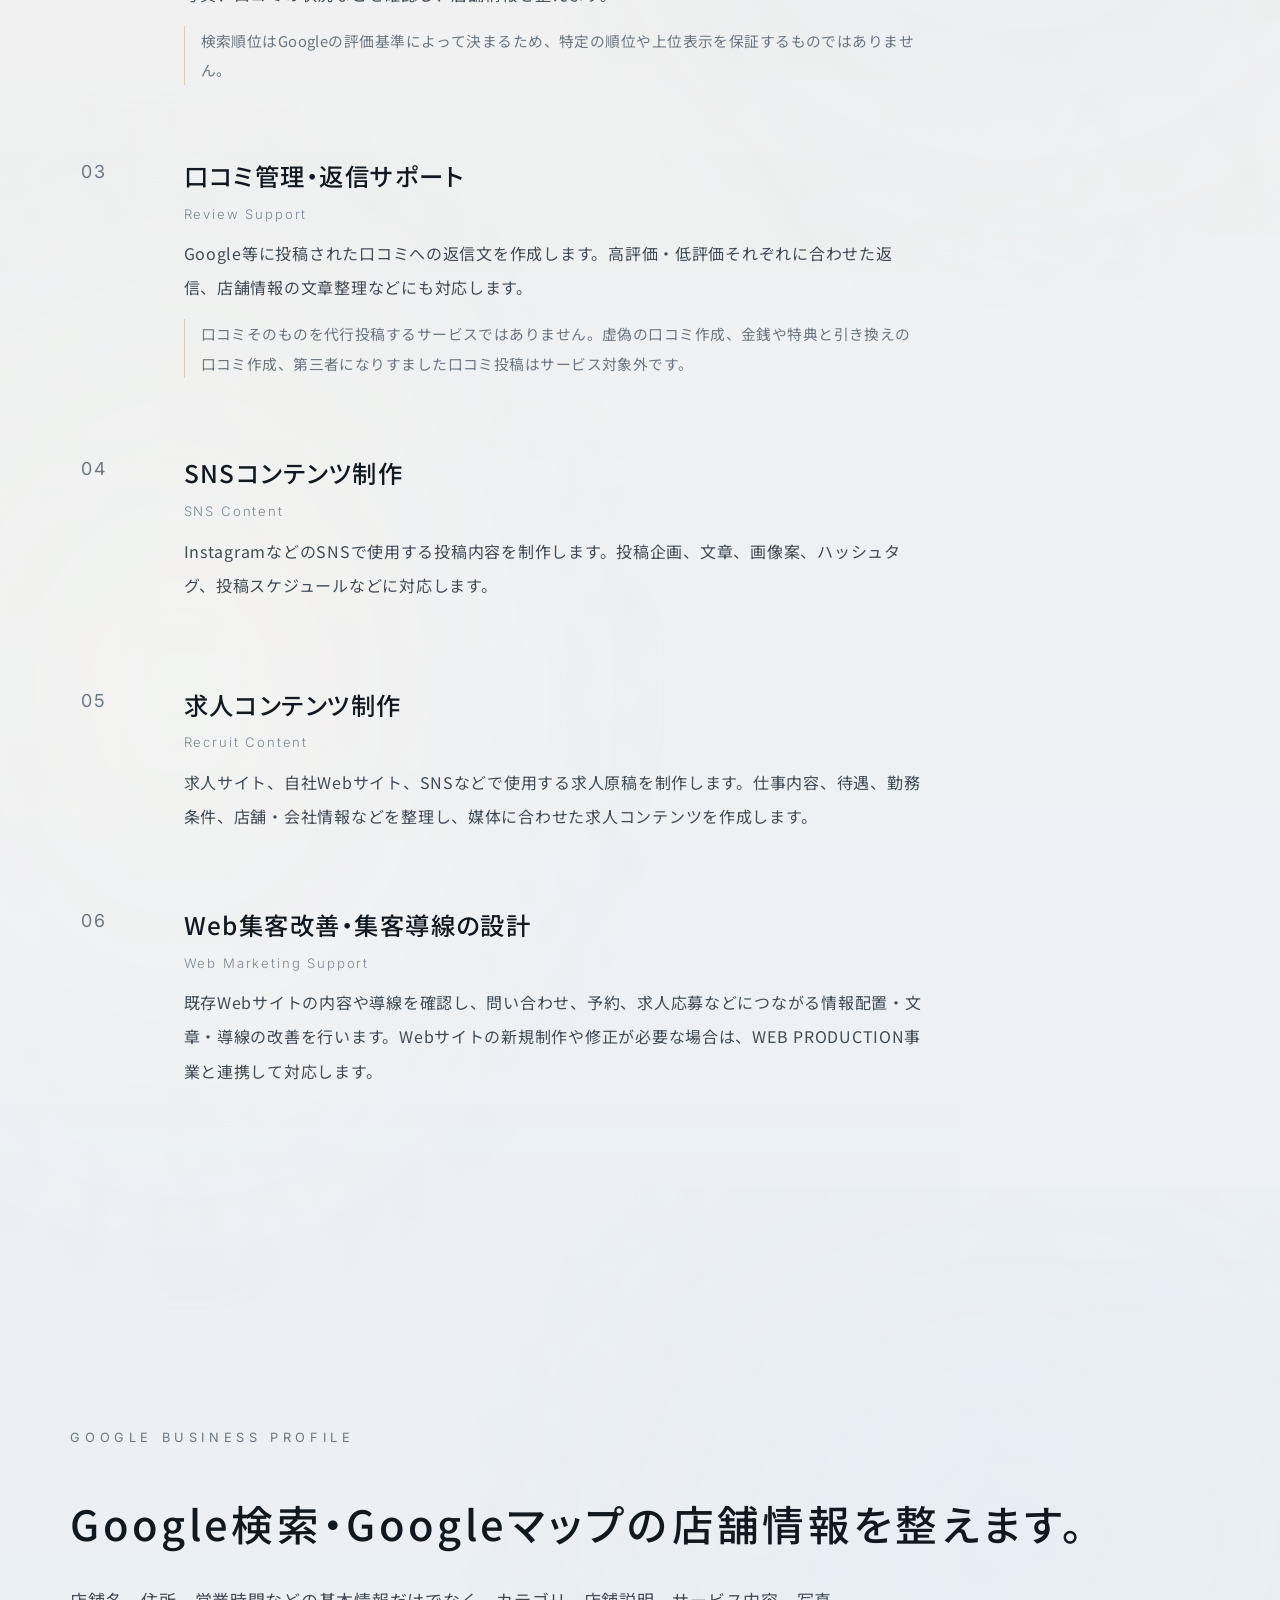
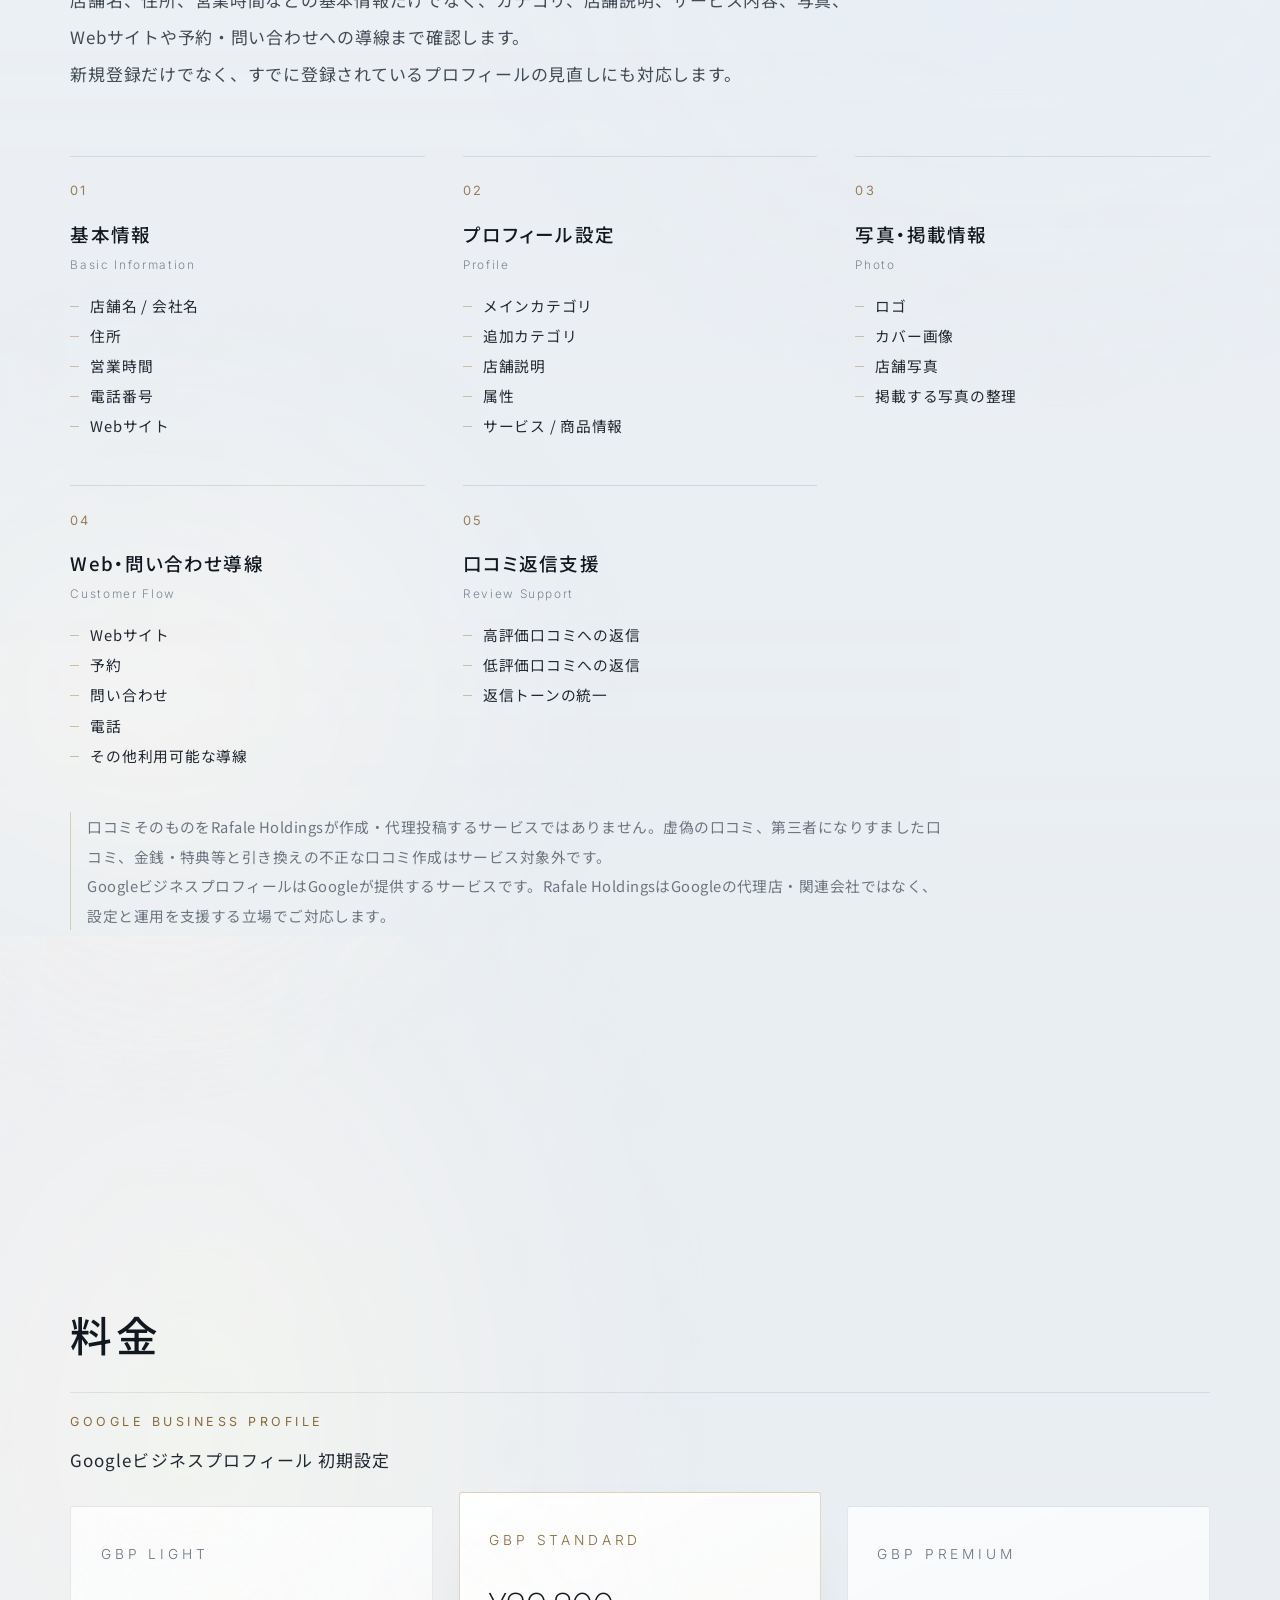
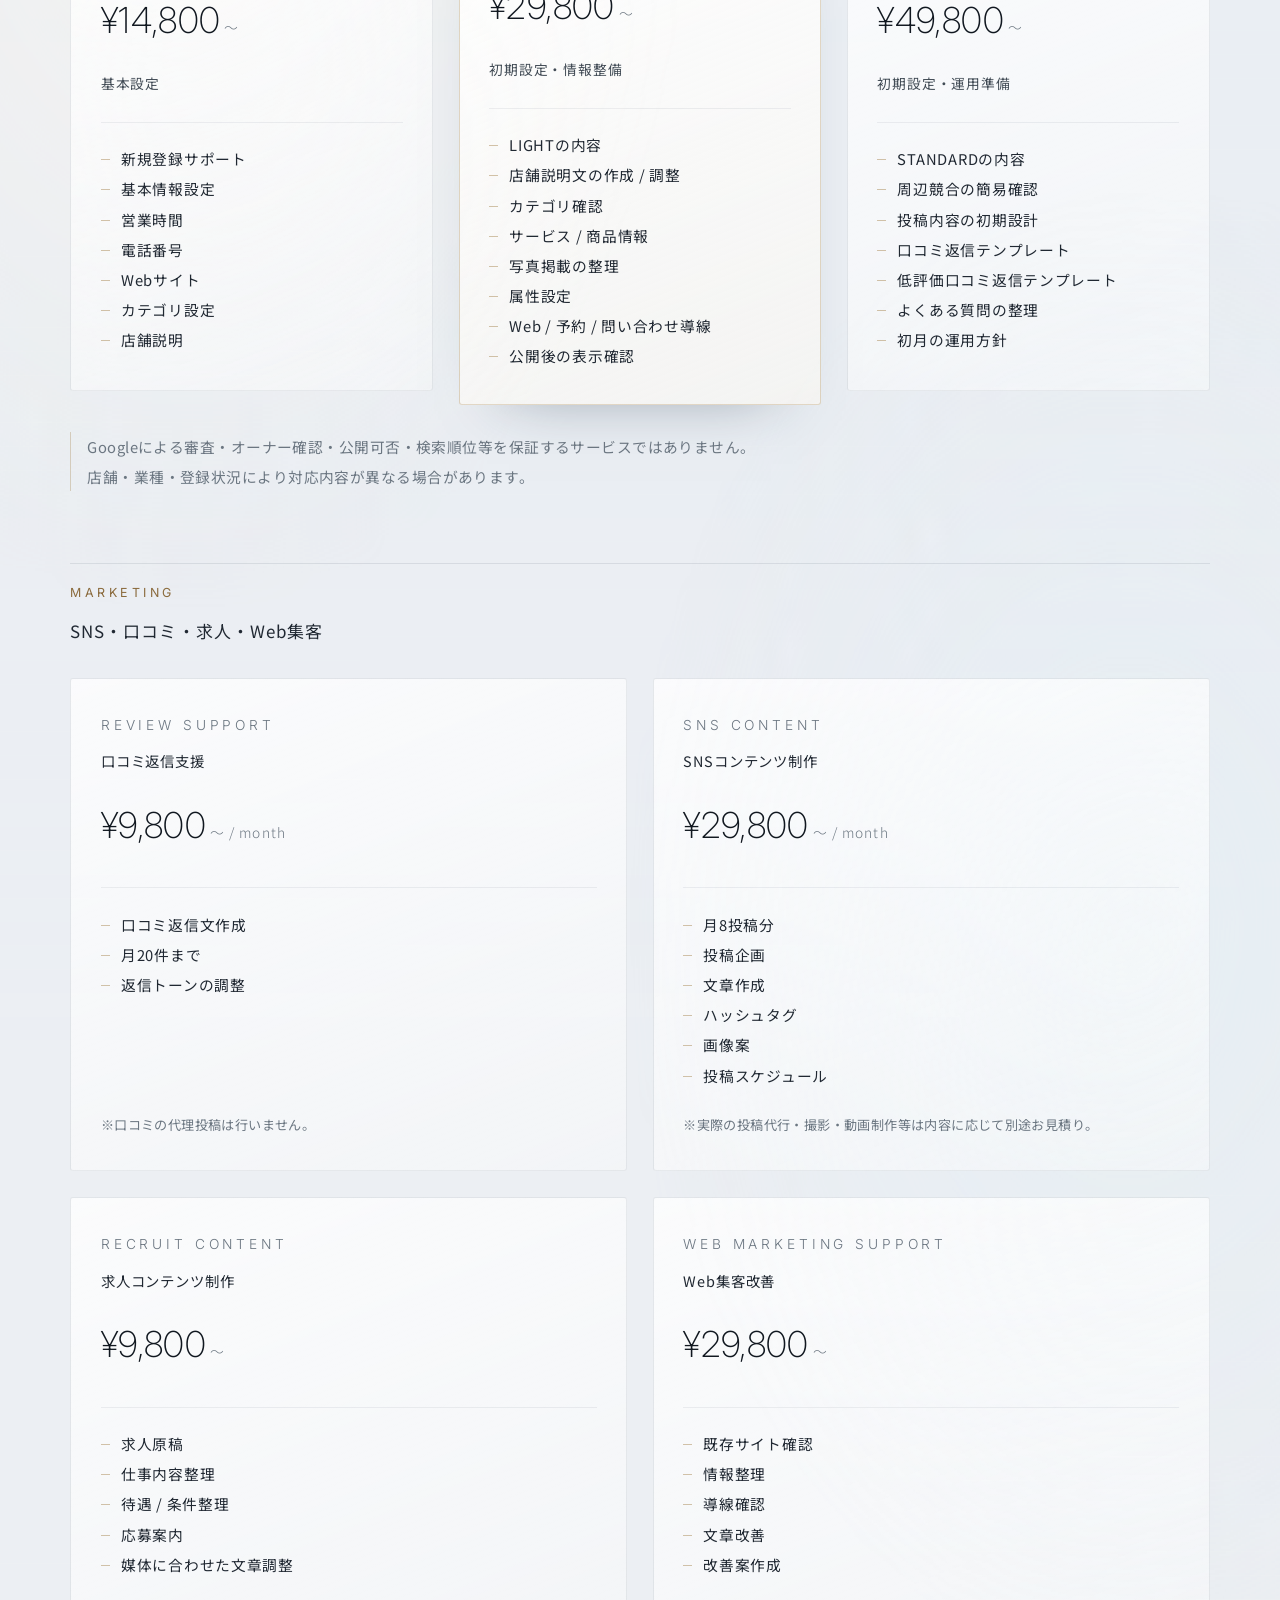
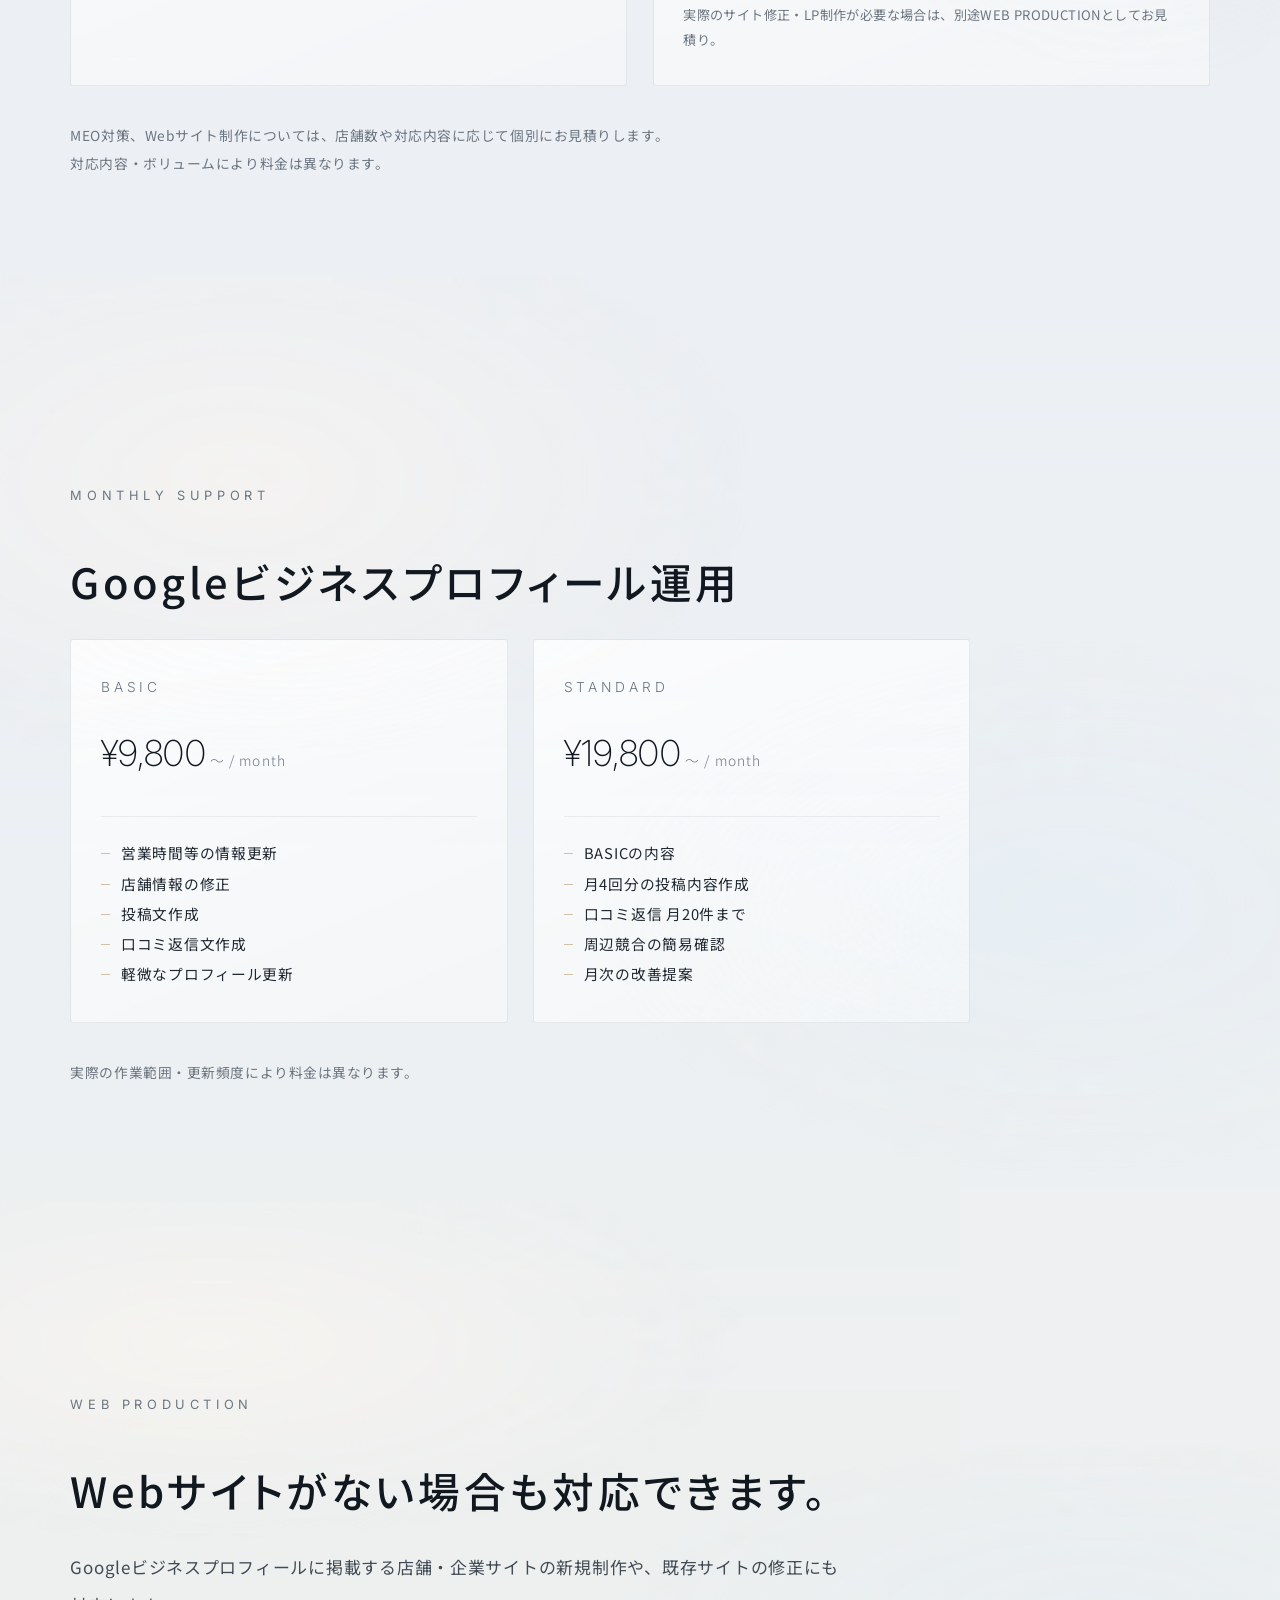
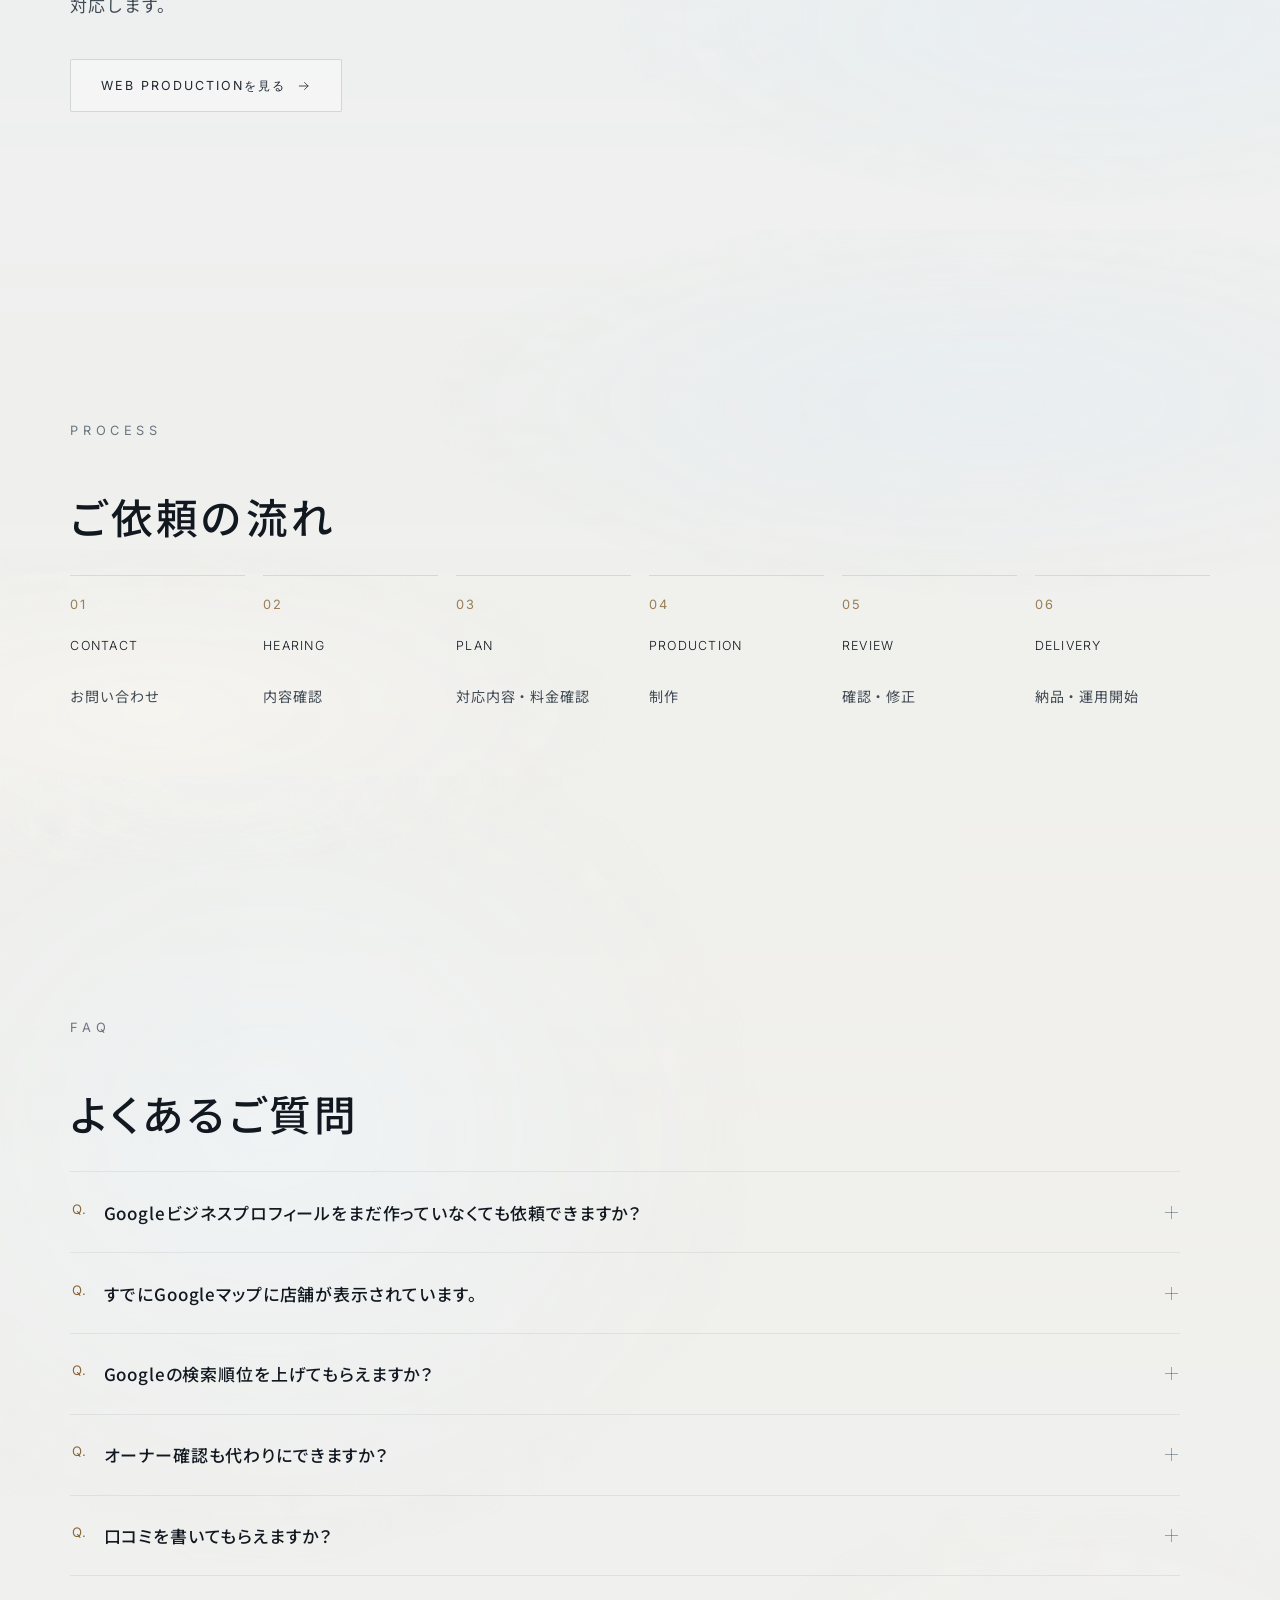
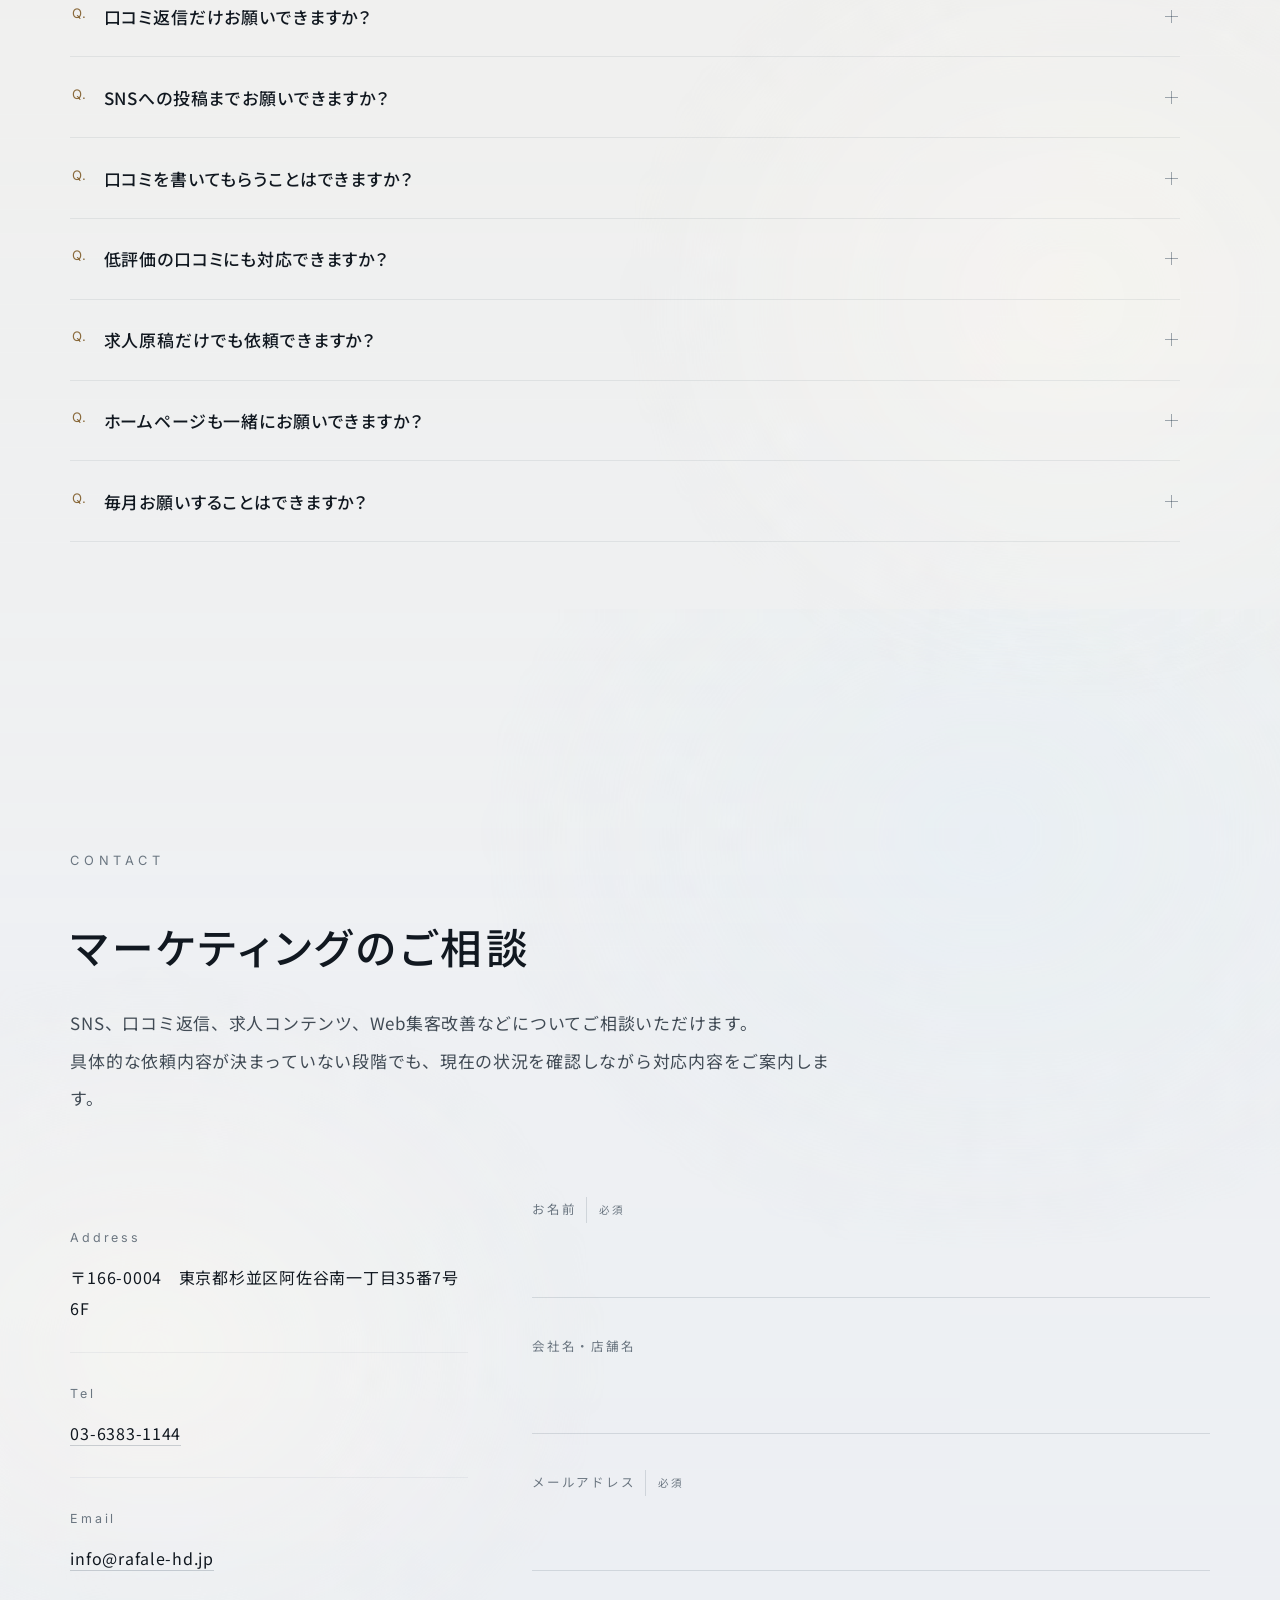
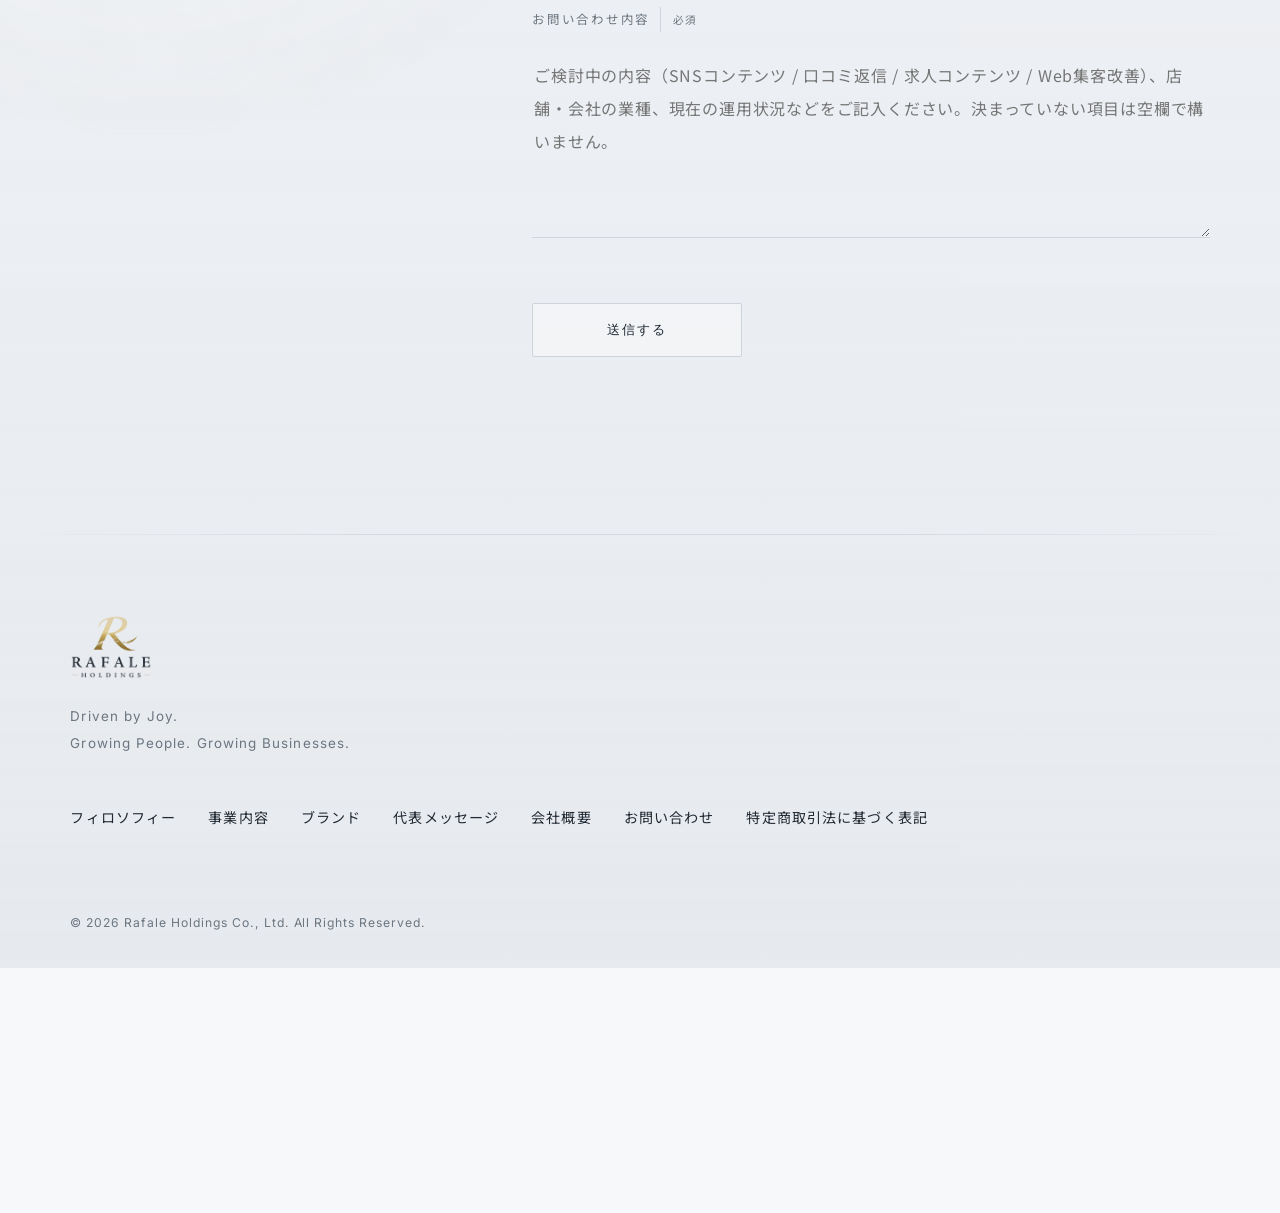
<file: business/marketing.html>
<!DOCTYPE html>
<html lang="ja">
<head>
<meta charset="UTF-8">
<meta name="viewport" content="width=device-width, initial-scale=1.0">
<title>マーケティング支援 | Rafale Holdings株式会社</title>
<meta name="description" content="Rafale Holdings株式会社のマーケティング支援。Googleビジネスプロフィールの初期設定・運用、MEO対策、SNSコンテンツ、口コミ返信、求人コンテンツ、Web集客改善などに対応します。">
<meta name="robots" content="index, follow">
<meta name="theme-color" content="#F7F8FA">
<meta name="color-scheme" content="light">

<link rel="canonical" href="https://rafale-hd.jp/business/marketing">

<meta property="og:type" content="website">
<meta property="og:site_name" content="Rafale Holdings株式会社">
<meta property="og:title" content="マーケティング支援 | Rafale Holdings株式会社">
<meta property="og:description" content="Googleビジネスプロフィールの初期設定・運用、MEO対策、SNSコンテンツ、口コミ返信、求人コンテンツ、Web集客改善などに対応します。">
<meta property="og:url" content="https://rafale-hd.jp/business/marketing">
<meta property="og:image" content="https://rafale-hd.jp/img/ogp-hero.jpg?v=1">
<meta property="og:image:width" content="1200">
<meta property="og:image:height" content="630">
<meta property="og:image:type" content="image/jpeg">
<meta property="og:image:alt" content="Rafale Holdings株式会社 - マーケティング支援">
<meta property="og:locale" content="ja_JP">
<meta name="twitter:card" content="summary_large_image">
<meta name="twitter:title" content="マーケティング支援 | Rafale Holdings株式会社">
<meta name="twitter:description" content="Googleビジネスプロフィールの初期設定・運用、MEO対策、SNSコンテンツ、口コミ返信、求人コンテンツ、Web集客改善などに対応します。">
<meta name="twitter:image" content="https://rafale-hd.jp/img/ogp-hero.jpg?v=1">
<meta name="twitter:image:alt" content="Rafale Holdings株式会社 - マーケティング支援">

<link rel="icon" type="image/png" sizes="32x32" href="/img/favicon-32.png?v=2">
<link rel="icon" type="image/png" sizes="16x16" href="/img/favicon-16.png?v=2">
<link rel="apple-touch-icon" sizes="180x180" href="/img/apple-touch-icon.png?v=2">
<link rel="manifest" href="/site.webmanifest">
<meta name="apple-mobile-web-app-title" content="Rafale Holdings">
<meta name="apple-mobile-web-app-capable" content="yes">
<meta name="apple-mobile-web-app-status-bar-style" content="black-translucent">

<link rel="preconnect" href="https://fonts.googleapis.com">
<link rel="preconnect" href="https://fonts.gstatic.com" crossorigin>
<link href="https://fonts.googleapis.com/css2?family=Inter:wght@100;200;300;400;500&family=Noto+Sans+JP:wght@200;300;400;500&display=swap" rel="stylesheet">
<!-- 読み込む順番に意味があります。
     1) style.css          … サイト共通（色・文字・余白・罫線・ヘッダー・フッター・R）
     2) business-detail.css … 事業詳細ページ共通（HEROの2カラム、Rの置き方、料金カード、
                              PROCESS、FAQ など）。WEB PRODUCTION と同じものを
                              そのまま使うので、2ページのデザインは必ず揃います。
     3) marketing.css      … このページだけの差分（4枚の料金カード、注意書き など）
     ※ business-detail.css は書き換えていません。変更が必要な箇所は
        marketing.css 側で .mk-page を付けて上書きしています。 -->
<link rel="stylesheet" href="/css/style.css?v=64">
<link rel="stylesheet" href="/css/business-detail.css?v=4">
<link rel="stylesheet" href="/css/marketing.css?v=7">

<script type="application/ld+json">
{
  "@context": "https://schema.org",
  "@type": "Service",
  "name": "マーケティング支援",
  "serviceType": "マーケティング支援",
  "url": "https://rafale-hd.jp/business/marketing",
  "description": "Googleビジネスプロフィールの初期設定・運用、MEO対策、SNSコンテンツ、口コミ返信、求人コンテンツ、Web集客改善などに対応します。",
  "areaServed": "JP",
  "provider": {
    "@type": "Organization",
    "name": "Rafale Holdings株式会社",
    "url": "https://rafale-hd.jp/",
    "email": "info@rafale-hd.jp"
  },
  "offers": [
    { "@type": "Offer", "name": "GBP LIGHT｜Googleビジネスプロフィール 基本設定", "description": "新規登録サポート、基本情報・営業時間・電話番号・Webサイト・カテゴリ設定・店舗説明。",
      "priceSpecification": { "@type": "PriceSpecification", "minPrice": "14800", "priceCurrency": "JPY", "valueAddedTaxIncluded": false } },
    { "@type": "Offer", "name": "GBP STANDARD｜Googleビジネスプロフィール 初期設定・情報整備", "description": "LIGHTの内容に加え、店舗説明文の作成/調整、カテゴリ確認、サービス/商品情報、写真掲載の整理、属性設定、Web/予約/問い合わせ導線、公開後の表示確認。",
      "priceSpecification": { "@type": "PriceSpecification", "minPrice": "29800", "priceCurrency": "JPY", "valueAddedTaxIncluded": false } },
    { "@type": "Offer", "name": "GBP PREMIUM｜Googleビジネスプロフィール 初期設定・運用準備", "description": "STANDARDの内容に加え、周辺競合の簡易確認、投稿内容の初期設計、口コミ返信テンプレート、よくある質問の整理、初月の運用方針。",
      "priceSpecification": { "@type": "PriceSpecification", "minPrice": "49800", "priceCurrency": "JPY", "valueAddedTaxIncluded": false } },
    { "@type": "Offer", "name": "MONTHLY BASIC｜Googleビジネスプロフィール運用", "description": "営業時間等の情報更新、店舗情報の修正、投稿文作成、口コミ返信文作成、軽微なプロフィール更新。",
      "priceSpecification": { "@type": "UnitPriceSpecification", "minPrice": "9800", "priceCurrency": "JPY", "valueAddedTaxIncluded": false, "unitCode": "MON", "billingDuration": 1 } },
    { "@type": "Offer", "name": "MONTHLY STANDARD｜Googleビジネスプロフィール運用", "description": "BASICの内容に加え、月4回分の投稿内容作成、口コミ返信 月20件まで、周辺競合の簡易確認、月次の改善提案。",
      "priceSpecification": { "@type": "UnitPriceSpecification", "minPrice": "19800", "priceCurrency": "JPY", "valueAddedTaxIncluded": false, "unitCode": "MON", "billingDuration": 1 } },
    { "@type": "Offer", "name": "口コミ返信支援", "description": "口コミへの返信文作成（月20件まで）、返信トーンの調整。",
      "priceSpecification": { "@type": "UnitPriceSpecification", "minPrice": "9800", "priceCurrency": "JPY", "valueAddedTaxIncluded": false, "unitCode": "MON", "billingDuration": 1 } },
    { "@type": "Offer", "name": "SNSコンテンツ制作", "description": "月8投稿分の投稿企画・文章作成・ハッシュタグ・画像案・投稿スケジュール。",
      "priceSpecification": { "@type": "UnitPriceSpecification", "minPrice": "29800", "priceCurrency": "JPY", "valueAddedTaxIncluded": false, "unitCode": "MON", "billingDuration": 1 } },
    { "@type": "Offer", "name": "求人コンテンツ制作", "description": "求人原稿の作成、仕事内容・待遇/条件の整理、応募案内、媒体に合わせた文章調整。",
      "priceSpecification": { "@type": "PriceSpecification", "minPrice": "9800", "priceCurrency": "JPY", "valueAddedTaxIncluded": false } },
    { "@type": "Offer", "name": "Web集客改善", "description": "既存サイト確認、情報整理、導線確認、文章改善、改善案作成。",
      "priceSpecification": { "@type": "PriceSpecification", "minPrice": "29800", "priceCurrency": "JPY", "valueAddedTaxIncluded": false } }
  ]
}
</script>
<script type="application/ld+json">
{
  "@context": "https://schema.org",
  "@type": "BreadcrumbList",
  "itemListElement": [
    { "@type": "ListItem", "position": 1, "name": "ホーム", "item": "https://rafale-hd.jp/" },
    { "@type": "ListItem", "position": 2, "name": "事業内容", "item": "https://rafale-hd.jp/#business" },
    { "@type": "ListItem", "position": 3, "name": "マーケティング支援", "item": "https://rafale-hd.jp/business/marketing" }
  ]
}
</script>
<script type="application/ld+json">
{
  "@context": "https://schema.org",
  "@type": "FAQPage",
  "mainEntity": [
    { "@type": "Question", "name": "Googleビジネスプロフィールをまだ作っていなくても依頼できますか？",
      "acceptedAnswer": { "@type": "Answer", "text": "はい。新規登録の段階からご相談いただけます。" } },
    { "@type": "Question", "name": "すでにGoogleマップに店舗が表示されています。",
      "acceptedAnswer": { "@type": "Answer", "text": "既存プロフィールの内容確認や情報整理についても対応可能です。" } },
    { "@type": "Question", "name": "Googleの検索順位を上げてもらえますか？",
      "acceptedAnswer": { "@type": "Answer", "text": "プロフィール内容や情報の整理・改善には対応しますが、Google検索やGoogleマップ上の掲載順位を保証するサービスではありません。" } },
    { "@type": "Question", "name": "オーナー確認も代わりにできますか？",
      "acceptedAnswer": { "@type": "Answer", "text": "設定についてサポートしますが、Googleの本人確認・オーナー確認の方法によっては、お客様ご自身での操作が必要です。" } },
    { "@type": "Question", "name": "口コミを書いてもらえますか？",
      "acceptedAnswer": { "@type": "Answer", "text": "口コミそのものの作成・代理投稿は行っていません。実際に投稿された口コミへの返信文作成に対応します。" } },
    { "@type": "Question", "name": "口コミ返信だけお願いできますか？",
      "acceptedAnswer": { "@type": "Answer", "text": "はい。口コミ返信のみの継続支援にも対応します。" } },
    { "@type": "Question", "name": "SNSへの投稿までお願いできますか？",
      "acceptedAnswer": { "@type": "Answer", "text": "基本プランは投稿内容の制作です。実際の投稿代行については、アカウントや運用内容を確認したうえでご相談となります。" } },
    { "@type": "Question", "name": "口コミを書いてもらうことはできますか？",
      "acceptedAnswer": { "@type": "Answer", "text": "口コミそのものの作成・代理投稿は行っていません。店舗に投稿された口コミへの返信文作成に対応します。" } },
    { "@type": "Question", "name": "低評価の口コミにも対応できますか？",
      "acceptedAnswer": { "@type": "Answer", "text": "はい。口コミ内容を確認し、店舗側の状況を伺ったうえで返信文を作成します。" } },
    { "@type": "Question", "name": "求人原稿だけでも依頼できますか？",
      "acceptedAnswer": { "@type": "Answer", "text": "はい。求人原稿のみのご依頼にも対応します。" } },
    { "@type": "Question", "name": "ホームページも一緒にお願いできますか？",
      "acceptedAnswer": { "@type": "Answer", "text": "はい。Webサイト制作・LP制作・既存サイト修正については、WEB PRODUCTIONで対応します。" } },
    { "@type": "Question", "name": "毎月お願いすることはできますか？",
      "acceptedAnswer": { "@type": "Answer", "text": "はい。SNSコンテンツや口コミ返信など、継続的な運用についてもご相談いただけます。" } }
  ]
}
</script>
</head>
<body class="bd-page mk-page">

<a href="#main-content" class="skip-link">本文へスキップ</a>
<div class="scroll-progress" id="scroll-progress" aria-hidden="true"></div>

<div class="page-tone" aria-hidden="true"></div>

<!-- FIELD ― TOP・WEB PRODUCTION と同じ固定背景 -->
<div class="field" aria-hidden="true">
  <div class="field-sky"></div>
  <div class="field-daylight"></div>
  <div class="field-lamps">
    <span class="field-lamp field-lamp--a"></span>
    <span class="field-lamp field-lamp--b"></span>
    <span class="field-lamp field-lamp--c"></span>
    <span class="field-pane"></span>
  </div>
  <div class="field-silk">
    <span class="field-silk-band field-silk-band--1"></span>
    <span class="field-silk-band field-silk-band--2"></span>
    <span class="field-silk-band field-silk-band--3"></span>
  </div>
  <div class="field-floor"></div>
</div>

<header class="site-header" id="site-header">
  <div class="header-inner">
    <a href="/" class="logo" aria-label="Rafale Holdings 株式会社 トップへ">
      <img src="/img/logo-light.png?v=1" alt="Rafale Holdings" class="logo-img" width="736" height="575" decoding="async">
    </a>
    <nav class="main-nav" id="main-nav" aria-label="メインナビゲーション">
      <ul>
        <li><a href="/#philosophy" class="nav-link">フィロソフィー</a></li>
        <li><a href="/#business" class="nav-link">事業内容</a></li>
        <li><a href="/#brands" class="nav-link">ブランド</a></li>
        <li><a href="/#message" class="nav-link">代表メッセージ</a></li>
        <li><a href="/#company" class="nav-link">会社概要</a></li>
        <!-- オンライン決済 ― Squareの決済ページへ直接飛ぶ外部リンク。
             URLは js/site-config.js の SQUARE_PAYMENT_LINK_URL だけで管理していて、
             ここには書かない（決済セクションのボタンと同じ値を共有する）。
             未設定・仮URL・Square以外のURLのときは js/script.js が hidden を
             外さないので、この項目自体がメニューに出ない。 -->
        <li data-payment-nav hidden><a class="nav-link" data-payment-link target="_blank" rel="noopener noreferrer">オンライン決済</a></li>
        <li><a href="#contact" class="nav-link nav-cta">お問い合わせ</a></li>
      </ul>
    </nav>
    <button class="hamburger" id="hamburger" aria-label="メニューを開く" aria-expanded="false" aria-controls="main-nav">
      <span></span><span></span><span></span>
    </button>
  </div>
</header>

<main id="main-content">

  <!-- ============================ HERO ============================
       構成・動き・Rの置き方は WEB PRODUCTION と同一。
       R の SVG と描画CSSは index.html のものをそのまま複製している
       （新しいRや別のオブジェクトは作っていない）。 -->
  <section class="hero bd-hero" id="top">

    <div class="hero-atmos" aria-hidden="true">
      <span class="hero-halo"></span>
      <span class="hero-tint"></span>
      <span class="hero-silver"></span>
      <span class="hero-warm"></span>
      <span class="hero-sweep"></span>
      <span class="hero-rays"></span>
    </div>

    <div class="hero-flow" aria-hidden="true">
      <span class="hero-flow-a"></span>
      <span class="hero-flow-b"></span>
      <span class="hero-flow-c"></span>
    </div>

    <div class="hero-inner">
      <div class="bd-hero-grid">

        <div class="hero-main bd-hero-main">
          <p class="bd-eyebrow">
            <span class="bd-eyebrow-num" lang="en">05</span>
            <span class="bd-eyebrow-rule" aria-hidden="true"></span>
            <a href="/#business" class="bd-eyebrow-link" lang="en">BUSINESS</a>
          </p>

          <h1 class="bd-hero-title" lang="en">
            <span class="bd-title-line"><span class="bd-title-in">MARKETING</span></span>
          </h1>

          <p class="bd-hero-sub">マーケティング事業</p>

          <!-- 文節ごとに span で区切ってある（CSSで inline-block）。
               画面幅がどこであっても文節の途中で折り返さないので、
               「…構築・運」／「用、」のような不自然な改行が出ない。
               スマホでは通常の折り返しに戻す（marketing.css 参照）。 -->
          <p class="bd-hero-desc mk-hero-desc mk-clause">
            <span>Webサイト制作・運用から、</span><span>Googleビジネスプロフィールの構築・運用、</span><span>MEO対策、</span><span>口コミ管理、</span><span>SNS運用、</span><span>コンテンツ制作まで、</span><span>店舗・企業の集客を一貫してサポートします。</span>
          </p>

          <a href="#contact" class="btn hero-cta bd-hero-cta">マーケティングについて相談する</a>
        </div>

        <!-- TOP・WEB PRODUCTION と同じ Signature R -->
        <div class="hero-sign bd-hero-sign" aria-hidden="true">
          <svg class="r-sign" viewBox="0 0 540 730" fill="none" preserveAspectRatio="xMidYMid meet" role="presentation">
            <defs>
              <path id="r-main" pathLength="1000"
                    d="M 18 336
                       C 24 300, 40 256, 68 214
                       C 112 120, 190 40, 284 16
                       C 374 -6, 458 38, 492 124
                       C 520 194, 502 272, 448 322
                       C 396 370, 300 398, 200 392
                       C 268 428, 340 486, 396 552
                       C 442 606, 492 664, 536 706"/>
              <path id="r-stem" pathLength="1000"
                    d="M 250 180
                       C 240 280, 226 380, 208 470
                       C 192 552, 168 626, 140 678
                       C 132 692, 126 700, 120 706"/>
              <path id="r-hair" pathLength="1000"
                    d="M 214 410
                       C 282 446, 352 502, 406 566
                       C 450 618, 496 672, 538 714"/>

              <linearGradient id="ink-body" x1="0.08" y1="0" x2="0.92" y2="1">
                <stop offset="0"    stop-color="#C9B994"/>
                <stop offset="0.26" stop-color="#E8DCBE"/>
                <stop offset="0.52" stop-color="#B8C7D8"/>
                <stop offset="0.78" stop-color="#E3D5B4"/>
                <stop offset="1"    stop-color="#C4B393"/>
              </linearGradient>
              <linearGradient id="ink-mid" x1="0.16" y1="0.06" x2="0.86" y2="0.96">
                <stop offset="0"    stop-color="#F2E8D2"/>
                <stop offset="0.28" stop-color="#BECDDD"/>
                <stop offset="0.55" stop-color="#F5EDDB"/>
                <stop offset="0.8"  stop-color="#C6D4E3"/>
                <stop offset="1"    stop-color="#EFE4CC"/>
              </linearGradient>
              <linearGradient id="ink-core" x1="0" y1="0" x2="1" y2="1">
                <stop offset="0"    stop-color="#FFFCF3"/>
                <stop offset="0.3"  stop-color="#F8F0DC"/>
                <stop offset="0.62" stop-color="#EDF4FA"/>
                <stop offset="1"    stop-color="#FFFAEC"/>
              </linearGradient>
              <linearGradient id="ink-hl" x1="0.1" y1="0" x2="0.9" y2="1">
                <stop offset="0"    stop-color="#FFFFFF"/>
                <stop offset="0.34" stop-color="#FFF7E4"/>
                <stop offset="0.68" stop-color="#F4FAFF"/>
                <stop offset="1"    stop-color="#FFFDF4"/>
              </linearGradient>
            </defs>

            <g class="r-glow">
              <use href="#r-main"/><use href="#r-stem"/>
            </g>

            <use class="r-ink loop-body" href="#r-main"/>
            <use class="r-ink loop-mid"  href="#r-main"/>
            <use class="r-ink loop-core" href="#r-main"/>

            <use class="r-ink stem-body" href="#r-stem"/>
            <use class="r-ink stem-mid"  href="#r-stem"/>
            <use class="r-ink stem-core" href="#r-stem"/>

            <use class="r-ink leg-body" href="#r-main"/>
            <use class="r-ink leg-mid"  href="#r-main"/>
            <use class="r-ink leg-core" href="#r-main"/>

            <use class="r-ink hl-main" href="#r-main"/>
            <use class="r-ink hl-stem" href="#r-stem"/>
            <use class="r-ink hair"    href="#r-hair"/>

            <g class="r-sheen">
              <use href="#r-main"/><use href="#r-stem"/>
            </g>
          </svg>
        </div>

      </div>
    </div>
  </section>

  <!-- ============================ SERVICES ============================
       番号・罫線・余白・文字組は TOP の BUSINESS、WEB PRODUCTION の
       SERVICES と同じ組み方（.biz-list / .biz-row）。 -->
  <section class="section" id="services">
    <div class="section-inner">
      <header class="section-head">
        <p class="section-tag reveal" lang="en">SERVICES</p>
      </header>
      <h2 class="section-title reveal">対応サービス</h2>

      <ol class="biz-list">
        <li class="biz-row reveal">
          <span class="biz-num" lang="en" aria-hidden="true">01</span>
          <div class="biz-body">
            <h3 class="biz-name">Googleビジネスプロフィール 初期設定・運用支援<span class="biz-en" lang="en">Google Business Profile</span></h3>
            <p class="biz-desc">Google検索やGoogleマップに表示される店舗・会社情報の初期設定や運用を支援します。営業時間、カテゴリ、店舗説明、サービス内容、写真、Webサイト、問い合わせ導線などを整理して設定します。公開後の情報更新や口コミ返信についても対応可能です。</p>
            <p class="mk-note">
              GoogleビジネスプロフィールはGoogleが提供するサービスです。<br>
              オーナー確認等、一部の手続きはお客様による操作が必要になる場合があります。
            </p>
          </div>
        </li>

        <li class="biz-row reveal">
          <span class="biz-num" lang="en" aria-hidden="true">02</span>
          <div class="biz-body">
            <h3 class="biz-name">MEO対策<span class="biz-en" lang="en">Local SEO</span></h3>
            <p class="biz-desc">地図検索で店舗を探している人に情報が伝わるよう、カテゴリ設定、サービス・メニューの記載、写真、口コミの状況などを確認し、店舗情報を整えます。</p>
            <p class="mk-note">
              検索順位はGoogleの評価基準によって決まるため、特定の順位や上位表示を保証するものではありません。
            </p>
          </div>
        </li>

        <li class="biz-row reveal">
          <span class="biz-num" lang="en" aria-hidden="true">03</span>
          <div class="biz-body">
            <h3 class="biz-name">口コミ管理・返信サポート<span class="biz-en" lang="en">Review Support</span></h3>
            <p class="biz-desc">Google等に投稿された口コミへの返信文を作成します。高評価・低評価それぞれに合わせた返信、店舗情報の文章整理などにも対応します。</p>
            <!-- サービスの範囲。料金表とFAQにも同じ内容を書いています。 -->
            <p class="mk-note">
              口コミそのものを代行投稿するサービスではありません。虚偽の口コミ作成、金銭や特典と引き換えの口コミ作成、第三者になりすました口コミ投稿はサービス対象外です。
            </p>
          </div>
        </li>

        <li class="biz-row reveal">
          <span class="biz-num" lang="en" aria-hidden="true">04</span>
          <div class="biz-body">
            <h3 class="biz-name">SNSコンテンツ制作<span class="biz-en" lang="en">SNS Content</span></h3>
            <p class="biz-desc">InstagramなどのSNSで使用する投稿内容を制作します。投稿企画、文章、画像案、ハッシュタグ、投稿スケジュールなどに対応します。</p>
          </div>
        </li>

        <li class="biz-row reveal">
          <span class="biz-num" lang="en" aria-hidden="true">05</span>
          <div class="biz-body">
            <h3 class="biz-name">求人コンテンツ制作<span class="biz-en" lang="en">Recruit Content</span></h3>
            <p class="biz-desc">求人サイト、自社Webサイト、SNSなどで使用する求人原稿を制作します。仕事内容、待遇、勤務条件、店舗・会社情報などを整理し、媒体に合わせた求人コンテンツを作成します。</p>
          </div>
        </li>

        <li class="biz-row reveal">
          <span class="biz-num" lang="en" aria-hidden="true">06</span>
          <div class="biz-body">
            <h3 class="biz-name">Web集客改善・集客導線の設計<span class="biz-en" lang="en">Web Marketing Support</span></h3>
            <p class="biz-desc">既存Webサイトの内容や導線を確認し、問い合わせ、予約、求人応募などにつながる情報配置・文章・導線の改善を行います。Webサイトの新規制作や修正が必要な場合は、WEB PRODUCTION事業と連携して対応します。</p>
          </div>
        </li>
      </ol>
    </div>
  </section>

  <!-- ============================ GOOGLE BUSINESS PROFILE ============================
       Rafale Holdings は設定・運用を「支援する」立場。
       Google の代理店・公式パートナーではないこと、順位を保証しないことが
       読み取れる書き方にしている。Googleカラーや地図風の装飾は使わない。 -->
  <section class="section" id="gbp">
    <div class="section-inner">
      <header class="section-head">
        <p class="section-tag reveal" lang="en">GOOGLE BUSINESS PROFILE</p>
      </header>
      <h2 class="section-title reveal">Google検索・Googleマップの店舗情報を整えます。</h2>

      <p class="mk-gbp-lead mk-clause reveal">
        <span>店舗名、住所、営業時間などの基本情報だけでなく、</span><span>カテゴリ、店舗説明、サービス内容、写真、</span><span>Webサイトや予約・問い合わせへの導線まで確認します。</span><br class="only-pc"><span>新規登録だけでなく、</span><span>すでに登録されているプロフィールの見直しにも対応します。</span>
      </p>

      <ol class="mk-gbp">
        <li class="mk-gbp-item reveal">
          <span class="mk-gbp-num" lang="en" aria-hidden="true">01</span>
          <h3 class="mk-gbp-name">基本情報<span class="mk-gbp-en" lang="en">Basic Information</span></h3>
          <ul class="mk-gbp-list">
            <li>店舗名 / 会社名</li>
            <li>住所</li>
            <li>営業時間</li>
            <li>電話番号</li>
            <li>Webサイト</li>
          </ul>
        </li>

        <li class="mk-gbp-item reveal">
          <span class="mk-gbp-num" lang="en" aria-hidden="true">02</span>
          <h3 class="mk-gbp-name">プロフィール設定<span class="mk-gbp-en" lang="en">Profile</span></h3>
          <ul class="mk-gbp-list">
            <li>メインカテゴリ</li>
            <li>追加カテゴリ</li>
            <li>店舗説明</li>
            <li>属性</li>
            <li>サービス / 商品情報</li>
          </ul>
        </li>

        <li class="mk-gbp-item reveal">
          <span class="mk-gbp-num" lang="en" aria-hidden="true">03</span>
          <h3 class="mk-gbp-name">写真・掲載情報<span class="mk-gbp-en" lang="en">Photo</span></h3>
          <ul class="mk-gbp-list">
            <li>ロゴ</li>
            <li>カバー画像</li>
            <li>店舗写真</li>
            <li>掲載する写真の整理</li>
          </ul>
        </li>

        <li class="mk-gbp-item reveal">
          <span class="mk-gbp-num" lang="en" aria-hidden="true">04</span>
          <h3 class="mk-gbp-name">Web・問い合わせ導線<span class="mk-gbp-en" lang="en">Customer Flow</span></h3>
          <ul class="mk-gbp-list">
            <li>Webサイト</li>
            <li>予約</li>
            <li>問い合わせ</li>
            <li>電話</li>
            <li>その他利用可能な導線</li>
          </ul>
        </li>

        <li class="mk-gbp-item reveal">
          <span class="mk-gbp-num" lang="en" aria-hidden="true">05</span>
          <h3 class="mk-gbp-name">口コミ返信支援<span class="mk-gbp-en" lang="en">Review Support</span></h3>
          <ul class="mk-gbp-list">
            <li>高評価口コミへの返信</li>
            <li>低評価口コミへの返信</li>
            <li>返信トーンの統一</li>
          </ul>
        </li>
      </ol>

      <p class="mk-note mk-note--block reveal">
        口コミそのものをRafale Holdingsが作成・代理投稿するサービスではありません。虚偽の口コミ、第三者になりすました口コミ、金銭・特典等と引き換えの不正な口コミ作成はサービス対象外です。<br>
        GoogleビジネスプロフィールはGoogleが提供するサービスです。Rafale HoldingsはGoogleの代理店・関連会社ではなく、設定と運用を支援する立場でご対応します。
      </p>
    </div>
  </section>

  <!-- ============================ PLAN ============================
       カードの見た目は WEB PRODUCTION と同じ .bd-plan。
       件数が4つなので、PCでは2列×2段に組み替えている（.mk-plans）。 -->
  <section class="section" id="plan">
    <div class="section-inner">
      <header class="section-head">
        <p class="section-tag reveal" lang="en">PLAN</p>
      </header>
      <h2 class="section-title reveal">料金</h2>

      <p class="mk-plan-group reveal"><span lang="en">GOOGLE BUSINESS PROFILE</span>Googleビジネスプロフィール 初期設定</p>

      <div class="bd-plans mk-gbp-plans">
        <article class="bd-plan reveal">
          <h3 class="bd-plan-name" lang="en">GBP LIGHT</h3>
          <p class="bd-plan-price"><span class="bd-plan-price-num">¥14,800</span><span class="bd-plan-price-unit">〜</span></p>
          <p class="bd-plan-for">基本設定</p>
          <ul class="bd-plan-items">
            <li>新規登録サポート</li>
            <li>基本情報設定</li>
            <li>営業時間</li>
            <li>電話番号</li>
            <li>Webサイト</li>
            <li>カテゴリ設定</li>
            <li>店舗説明</li>
          </ul>
        </article>

        <article class="bd-plan bd-plan--main reveal">
          <h3 class="bd-plan-name" lang="en">GBP STANDARD</h3>
          <p class="bd-plan-price"><span class="bd-plan-price-num">¥29,800</span><span class="bd-plan-price-unit">〜</span></p>
          <p class="bd-plan-for">初期設定・情報整備</p>
          <ul class="bd-plan-items">
            <li>LIGHTの内容</li>
            <li>店舗説明文の作成 / 調整</li>
            <li>カテゴリ確認</li>
            <li>サービス / 商品情報</li>
            <li>写真掲載の整理</li>
            <li>属性設定</li>
            <li>Web / 予約 / 問い合わせ導線</li>
            <li>公開後の表示確認</li>
          </ul>
        </article>

        <article class="bd-plan reveal">
          <h3 class="bd-plan-name" lang="en">GBP PREMIUM</h3>
          <p class="bd-plan-price"><span class="bd-plan-price-num">¥49,800</span><span class="bd-plan-price-unit">〜</span></p>
          <p class="bd-plan-for">初期設定・運用準備</p>
          <ul class="bd-plan-items">
            <li>STANDARDの内容</li>
            <li>周辺競合の簡易確認</li>
            <li>投稿内容の初期設計</li>
            <li>口コミ返信テンプレート</li>
            <li>低評価口コミ返信テンプレート</li>
            <li>よくある質問の整理</li>
            <li>初月の運用方針</li>
          </ul>
        </article>
      </div>

      <p class="mk-note mk-note--block reveal">
        Googleによる審査・オーナー確認・公開可否・検索順位等を保証するサービスではありません。<br>
        店舗・業種・登録状況により対応内容が異なる場合があります。
      </p>

      <p class="mk-plan-group reveal"><span lang="en">MARKETING</span>SNS・口コミ・求人・Web集客</p>

      <div class="bd-plans mk-plans">
        <article class="bd-plan reveal">
          <h3 class="bd-plan-name" lang="en">REVIEW SUPPORT</h3>
          <p class="mk-plan-jp">口コミ返信支援</p>
          <p class="bd-plan-price"><span class="bd-plan-price-num">¥9,800</span><span class="bd-plan-price-unit">〜 / month</span></p>
          <ul class="bd-plan-items">
            <li>口コミ返信文作成</li>
            <li>月20件まで</li>
            <li>返信トーンの調整</li>
          </ul>
          <p class="mk-plan-note">※口コミの代理投稿は行いません。</p>
        </article>

        <article class="bd-plan reveal">
          <h3 class="bd-plan-name" lang="en">SNS CONTENT</h3>
          <p class="mk-plan-jp">SNSコンテンツ制作</p>
          <p class="bd-plan-price"><span class="bd-plan-price-num">¥29,800</span><span class="bd-plan-price-unit">〜 / month</span></p>
          <ul class="bd-plan-items">
            <li>月8投稿分</li>
            <li>投稿企画</li>
            <li>文章作成</li>
            <li>ハッシュタグ</li>
            <li>画像案</li>
            <li>投稿スケジュール</li>
          </ul>
          <p class="mk-plan-note">※実際の投稿代行・撮影・動画制作等は内容に応じて別途お見積り。</p>
        </article>

        <article class="bd-plan reveal">
          <h3 class="bd-plan-name" lang="en">RECRUIT CONTENT</h3>
          <p class="mk-plan-jp">求人コンテンツ制作</p>
          <p class="bd-plan-price"><span class="bd-plan-price-num">¥9,800</span><span class="bd-plan-price-unit">〜</span></p>
          <ul class="bd-plan-items">
            <li>求人原稿</li>
            <li>仕事内容整理</li>
            <li>待遇 / 条件整理</li>
            <li>応募案内</li>
            <li>媒体に合わせた文章調整</li>
          </ul>
        </article>

        <article class="bd-plan reveal">
          <h3 class="bd-plan-name" lang="en">WEB MARKETING SUPPORT</h3>
          <p class="mk-plan-jp">Web集客改善</p>
          <p class="bd-plan-price"><span class="bd-plan-price-num">¥29,800</span><span class="bd-plan-price-unit">〜</span></p>
          <ul class="bd-plan-items">
            <li>既存サイト確認</li>
            <li>情報整理</li>
            <li>導線確認</li>
            <li>文章改善</li>
            <li>改善案作成</li>
          </ul>
          <p class="mk-plan-note">実際のサイト修正・LP制作が必要な場合は、別途WEB PRODUCTIONとしてお見積り。</p>
        </article>
      </div>

      <p class="bd-note reveal">
        MEO対策、Webサイト制作については、店舗数や対応内容に応じて個別にお見積りします。<br>
        対応内容・ボリュームにより料金は異なります。
      </p>
    </div>
  </section>

  <!-- ============================ MONTHLY SUPPORT ============================ -->
  <section class="section" id="monthly">
    <div class="section-inner">
      <header class="section-head">
        <p class="section-tag reveal" lang="en">MONTHLY SUPPORT</p>
      </header>
      <h2 class="section-title reveal">Googleビジネスプロフィール運用</h2>

      <div class="bd-plans mk-monthly-plans">
        <article class="bd-plan reveal">
          <h3 class="bd-plan-name" lang="en">BASIC</h3>
          <p class="bd-plan-price"><span class="bd-plan-price-num">¥9,800</span><span class="bd-plan-price-unit">〜 / month</span></p>
          <ul class="bd-plan-items">
            <li>営業時間等の情報更新</li>
            <li>店舗情報の修正</li>
            <li>投稿文作成</li>
            <li>口コミ返信文作成</li>
            <li>軽微なプロフィール更新</li>
          </ul>
        </article>

        <article class="bd-plan reveal">
          <h3 class="bd-plan-name" lang="en">STANDARD</h3>
          <p class="bd-plan-price"><span class="bd-plan-price-num">¥19,800</span><span class="bd-plan-price-unit">〜 / month</span></p>
          <ul class="bd-plan-items">
            <li>BASICの内容</li>
            <li>月4回分の投稿内容作成</li>
            <li>口コミ返信 月20件まで</li>
            <li>周辺競合の簡易確認</li>
            <li>月次の改善提案</li>
          </ul>
        </article>
      </div>

      <p class="bd-note reveal">実際の作業範囲・更新頻度により料金は異なります。</p>
    </div>
  </section>

  <!-- ============================ WEB PRODUCTION 連携 ============================ -->
  <section class="section" id="web-production">
    <div class="section-inner">
      <header class="section-head">
        <p class="section-tag reveal" lang="en">WEB PRODUCTION</p>
      </header>
      <h2 class="section-title reveal">Webサイトがない場合も対応できます。</h2>

      <p class="mk-cross-text reveal">
        Googleビジネスプロフィールに掲載する店舗・企業サイトの新規制作や、既存サイトの修正にも対応します。
      </p>

      <a href="/business/web-production" class="bd-work-link mk-cross-link reveal" lang="en"
         aria-label="WEB PRODUCTION（Webサイト制作・運用支援）のページを見る">
        <span>WEB PRODUCTIONを見る</span>
        <svg viewBox="0 0 24 24" width="14" height="14" aria-hidden="true">
          <path d="M4 12h15M13 6l6 6-6 6" fill="none" stroke="currentColor" stroke-width="1.4" stroke-linecap="round" stroke-linejoin="round"/>
        </svg>
      </a>
    </div>
  </section>

  <!-- ============================ PROCESS ============================ -->
  <section class="section" id="process">
    <div class="section-inner">
      <header class="section-head">
        <p class="section-tag reveal" lang="en">PROCESS</p>
      </header>
      <h2 class="section-title reveal">ご依頼の流れ</h2>

      <ol class="bd-steps">
        <li class="bd-step reveal">
          <span class="bd-step-num" lang="en" aria-hidden="true">01</span>
          <span class="bd-step-en" lang="en">CONTACT</span>
          <span class="bd-step-jp">お問い合わせ</span>
        </li>
        <li class="bd-step reveal">
          <span class="bd-step-num" lang="en" aria-hidden="true">02</span>
          <span class="bd-step-en" lang="en">HEARING</span>
          <span class="bd-step-jp">内容確認</span>
        </li>
        <li class="bd-step reveal">
          <span class="bd-step-num" lang="en" aria-hidden="true">03</span>
          <span class="bd-step-en" lang="en">PLAN</span>
          <span class="bd-step-jp">対応内容・料金確認</span>
        </li>
        <li class="bd-step reveal">
          <span class="bd-step-num" lang="en" aria-hidden="true">04</span>
          <span class="bd-step-en" lang="en">PRODUCTION</span>
          <span class="bd-step-jp">制作</span>
        </li>
        <li class="bd-step reveal">
          <span class="bd-step-num" lang="en" aria-hidden="true">05</span>
          <span class="bd-step-en" lang="en">REVIEW</span>
          <span class="bd-step-jp">確認・修正</span>
        </li>
        <li class="bd-step reveal">
          <span class="bd-step-num" lang="en" aria-hidden="true">06</span>
          <span class="bd-step-en" lang="en">DELIVERY</span>
          <span class="bd-step-jp">納品・運用開始</span>
        </li>
      </ol>
    </div>
  </section>

  <!-- ============================ FAQ ============================ -->
  <section class="section" id="faq">
    <div class="section-inner">
      <header class="section-head">
        <p class="section-tag reveal" lang="en">FAQ</p>
      </header>
      <h2 class="section-title reveal">よくあるご質問</h2>

      <div class="bd-faq">
        <details class="bd-faq-item reveal">
          <summary class="bd-faq-q">
            <span class="bd-faq-mark" lang="en" aria-hidden="true">Q.</span>
            <span class="bd-faq-text">Googleビジネスプロフィールをまだ作っていなくても依頼できますか？</span>
            <span class="bd-faq-icon" aria-hidden="true"></span>
          </summary>
          <div class="bd-faq-a">
            <span class="bd-faq-mark" lang="en" aria-hidden="true">A.</span>
            <p class="bd-faq-text">はい。新規登録の段階からご相談いただけます。</p>
          </div>
        </details>

        <details class="bd-faq-item reveal">
          <summary class="bd-faq-q">
            <span class="bd-faq-mark" lang="en" aria-hidden="true">Q.</span>
            <span class="bd-faq-text">すでにGoogleマップに店舗が表示されています。</span>
            <span class="bd-faq-icon" aria-hidden="true"></span>
          </summary>
          <div class="bd-faq-a">
            <span class="bd-faq-mark" lang="en" aria-hidden="true">A.</span>
            <p class="bd-faq-text">既存プロフィールの内容確認や情報整理についても対応可能です。</p>
          </div>
        </details>

        <details class="bd-faq-item reveal">
          <summary class="bd-faq-q">
            <span class="bd-faq-mark" lang="en" aria-hidden="true">Q.</span>
            <span class="bd-faq-text">Googleの検索順位を上げてもらえますか？</span>
            <span class="bd-faq-icon" aria-hidden="true"></span>
          </summary>
          <div class="bd-faq-a">
            <span class="bd-faq-mark" lang="en" aria-hidden="true">A.</span>
            <p class="bd-faq-text">プロフィール内容や情報の整理・改善には対応しますが、Google検索やGoogleマップ上の掲載順位を保証するサービスではありません。</p>
          </div>
        </details>

        <details class="bd-faq-item reveal">
          <summary class="bd-faq-q">
            <span class="bd-faq-mark" lang="en" aria-hidden="true">Q.</span>
            <span class="bd-faq-text">オーナー確認も代わりにできますか？</span>
            <span class="bd-faq-icon" aria-hidden="true"></span>
          </summary>
          <div class="bd-faq-a">
            <span class="bd-faq-mark" lang="en" aria-hidden="true">A.</span>
            <p class="bd-faq-text">設定についてサポートしますが、Googleの本人確認・オーナー確認の方法によっては、お客様ご自身での操作が必要です。</p>
          </div>
        </details>

        <details class="bd-faq-item reveal">
          <summary class="bd-faq-q">
            <span class="bd-faq-mark" lang="en" aria-hidden="true">Q.</span>
            <span class="bd-faq-text">口コミを書いてもらえますか？</span>
            <span class="bd-faq-icon" aria-hidden="true"></span>
          </summary>
          <div class="bd-faq-a">
            <span class="bd-faq-mark" lang="en" aria-hidden="true">A.</span>
            <p class="bd-faq-text">口コミそのものの作成・代理投稿は行っていません。実際に投稿された口コミへの返信文作成に対応します。</p>
          </div>
        </details>

        <details class="bd-faq-item reveal">
          <summary class="bd-faq-q">
            <span class="bd-faq-mark" lang="en" aria-hidden="true">Q.</span>
            <span class="bd-faq-text">口コミ返信だけお願いできますか？</span>
            <span class="bd-faq-icon" aria-hidden="true"></span>
          </summary>
          <div class="bd-faq-a">
            <span class="bd-faq-mark" lang="en" aria-hidden="true">A.</span>
            <p class="bd-faq-text">はい。口コミ返信のみの継続支援にも対応します。</p>
          </div>
        </details>

        <details class="bd-faq-item reveal">
          <summary class="bd-faq-q">
            <span class="bd-faq-mark" lang="en" aria-hidden="true">Q.</span>
            <span class="bd-faq-text">SNSへの投稿までお願いできますか？</span>
            <span class="bd-faq-icon" aria-hidden="true"></span>
          </summary>
          <div class="bd-faq-a">
            <span class="bd-faq-mark" lang="en" aria-hidden="true">A.</span>
            <p class="bd-faq-text">基本プランは投稿内容の制作です。実際の投稿代行については、アカウントや運用内容を確認したうえでご相談となります。</p>
          </div>
        </details>

        <details class="bd-faq-item reveal">
          <summary class="bd-faq-q">
            <span class="bd-faq-mark" lang="en" aria-hidden="true">Q.</span>
            <span class="bd-faq-text">口コミを書いてもらうことはできますか？</span>
            <span class="bd-faq-icon" aria-hidden="true"></span>
          </summary>
          <div class="bd-faq-a">
            <span class="bd-faq-mark" lang="en" aria-hidden="true">A.</span>
            <p class="bd-faq-text">口コミそのものの作成・代理投稿は行っていません。店舗に投稿された口コミへの返信文作成に対応します。</p>
          </div>
        </details>

        <details class="bd-faq-item reveal">
          <summary class="bd-faq-q">
            <span class="bd-faq-mark" lang="en" aria-hidden="true">Q.</span>
            <span class="bd-faq-text">低評価の口コミにも対応できますか？</span>
            <span class="bd-faq-icon" aria-hidden="true"></span>
          </summary>
          <div class="bd-faq-a">
            <span class="bd-faq-mark" lang="en" aria-hidden="true">A.</span>
            <p class="bd-faq-text">はい。口コミ内容を確認し、店舗側の状況を伺ったうえで返信文を作成します。</p>
          </div>
        </details>

        <details class="bd-faq-item reveal">
          <summary class="bd-faq-q">
            <span class="bd-faq-mark" lang="en" aria-hidden="true">Q.</span>
            <span class="bd-faq-text">求人原稿だけでも依頼できますか？</span>
            <span class="bd-faq-icon" aria-hidden="true"></span>
          </summary>
          <div class="bd-faq-a">
            <span class="bd-faq-mark" lang="en" aria-hidden="true">A.</span>
            <p class="bd-faq-text">はい。求人原稿のみのご依頼にも対応します。</p>
          </div>
        </details>

        <details class="bd-faq-item reveal">
          <summary class="bd-faq-q">
            <span class="bd-faq-mark" lang="en" aria-hidden="true">Q.</span>
            <span class="bd-faq-text">ホームページも一緒にお願いできますか？</span>
            <span class="bd-faq-icon" aria-hidden="true"></span>
          </summary>
          <div class="bd-faq-a">
            <span class="bd-faq-mark" lang="en" aria-hidden="true">A.</span>
            <p class="bd-faq-text">はい。Webサイト制作・LP制作・既存サイト修正については、<a href="/business/web-production" class="mk-inline-link">WEB PRODUCTION</a>で対応します。</p>
          </div>
        </details>

        <details class="bd-faq-item reveal">
          <summary class="bd-faq-q">
            <span class="bd-faq-mark" lang="en" aria-hidden="true">Q.</span>
            <span class="bd-faq-text">毎月お願いすることはできますか？</span>
            <span class="bd-faq-icon" aria-hidden="true"></span>
          </summary>
          <div class="bd-faq-a">
            <span class="bd-faq-mark" lang="en" aria-hidden="true">A.</span>
            <p class="bd-faq-text">はい。SNSコンテンツや口コミ返信など、継続的な運用についてもご相談いただけます。</p>
          </div>
        </details>
      </div>
    </div>
  </section>

  <!-- ============================ CONTACT ============================
       TOP・WEB PRODUCTION と同じフォーム（同じ入力項目・同じ id・同じ送信処理）。 -->
  <section class="section" id="contact">
    <div class="sec-light" aria-hidden="true"></div>
    <div class="section-inner">
      <header class="section-head">
        <p class="section-tag reveal" lang="en" data-reveal-delay="0">CONTACT</p>
      </header>
      <h2 class="section-title reveal" data-reveal-delay="110">マーケティングのご相談</h2>
      <p class="section-lead reveal" data-reveal-delay="220">SNS、口コミ返信、求人コンテンツ、Web集客改善などについてご相談いただけます。<br class="only-pc">具体的な依頼内容が決まっていない段階でも、現在の状況を確認しながら対応内容をご案内します。</p>

      <div class="contact-layout">
        <div class="contact-info">
          <div class="contact-info-row reveal" data-reveal-delay="330">
            <span class="contact-label" lang="en">Address</span>
            <span>〒166-0004　東京都杉並区阿佐谷南一丁目35番7号 6F</span>
          </div>
          <div class="contact-info-row reveal" data-reveal-delay="410">
            <span class="contact-label" lang="en">Tel</span>
            <span><a href="tel:0363831144">03-6383-1144</a></span>
          </div>
          <div class="contact-info-row reveal" data-reveal-delay="490">
            <span class="contact-label" lang="en">Email</span>
            <span><a href="mailto:info@rafale-hd.jp">info@rafale-hd.jp</a></span>
          </div>
        </div>

        <form class="contact-form reveal" id="contact-form" novalidate data-reveal-delay="400">
          <!-- どのページからの問い合わせかを送るための項目（MARKETING）。表示はされません。 -->
          <input type="hidden" name="source" value="marketing">
          <input type="text" name="hp_url" tabindex="-1" autocomplete="off" aria-hidden="true" style="position:absolute;left:-9999px;width:1px;height:1px;opacity:0;pointer-events:none">
          <div class="form-row">
            <label for="name">お名前<span class="required">必須</span></label>
            <input type="text" id="name" name="name" required>
          </div>
          <div class="form-row">
            <label for="company-name">会社名・店舗名</label>
            <input type="text" id="company-name" name="company">
          </div>
          <div class="form-row">
            <label for="email">メールアドレス<span class="required">必須</span></label>
            <input type="email" id="email" name="email" required>
          </div>
          <div class="form-row">
            <label for="inquiry">お問い合わせ内容<span class="required">必須</span></label>
            <textarea id="inquiry" name="message" rows="5" required
                      placeholder="ご検討中の内容（SNSコンテンツ / 口コミ返信 / 求人コンテンツ / Web集客改善）、店舗・会社の業種、現在の運用状況などをご記入ください。決まっていない項目は空欄で構いません。"></textarea>
          </div>
          <button type="submit" class="btn btn-block">送信する</button>
          <p class="form-note" id="form-note" role="status" aria-live="polite"></p>
        </form>
      </div>
    </div>
  </section>

</main>

<footer class="site-footer">
  <div class="footer-inner">
    <div class="footer-brand">
      <img src="/img/logo-light.png?v=1" alt="Rafale Holdings" class="footer-logo-img" width="736" height="575" loading="lazy" decoding="async">
      <p lang="en">Driven by Joy.<br>Growing People. Growing Businesses.</p>
    </div>
    <nav class="footer-nav" aria-label="フッターナビゲーション">
      <a href="/#philosophy">フィロソフィー</a>
      <a href="/#business">事業内容</a>
      <a href="/#brands">ブランド</a>
      <a href="/#message">代表メッセージ</a>
      <a href="/#company">会社概要</a>
      <a href="#contact">お問い合わせ</a>
      <a href="/legal/tokushoho">特定商取引法に基づく表記</a>
    </nav>
  </div>
  <div class="footer-bottom">
    <p>&copy; <span id="year"></span> Rafale Holdings Co., Ltd. All Rights Reserved.</p>
  </div>
</footer>

<!-- サイト設定（外部サービスのURLなど）。script.js より先に読み込む。
     Square の決済リンクを差し替えるのは site-config.js の1行だけです。 -->
<script src="/js/site-config.js?v=3" defer></script>
<script src="/js/script.js?v=21" defer></script>
</body>
</html>
</file>
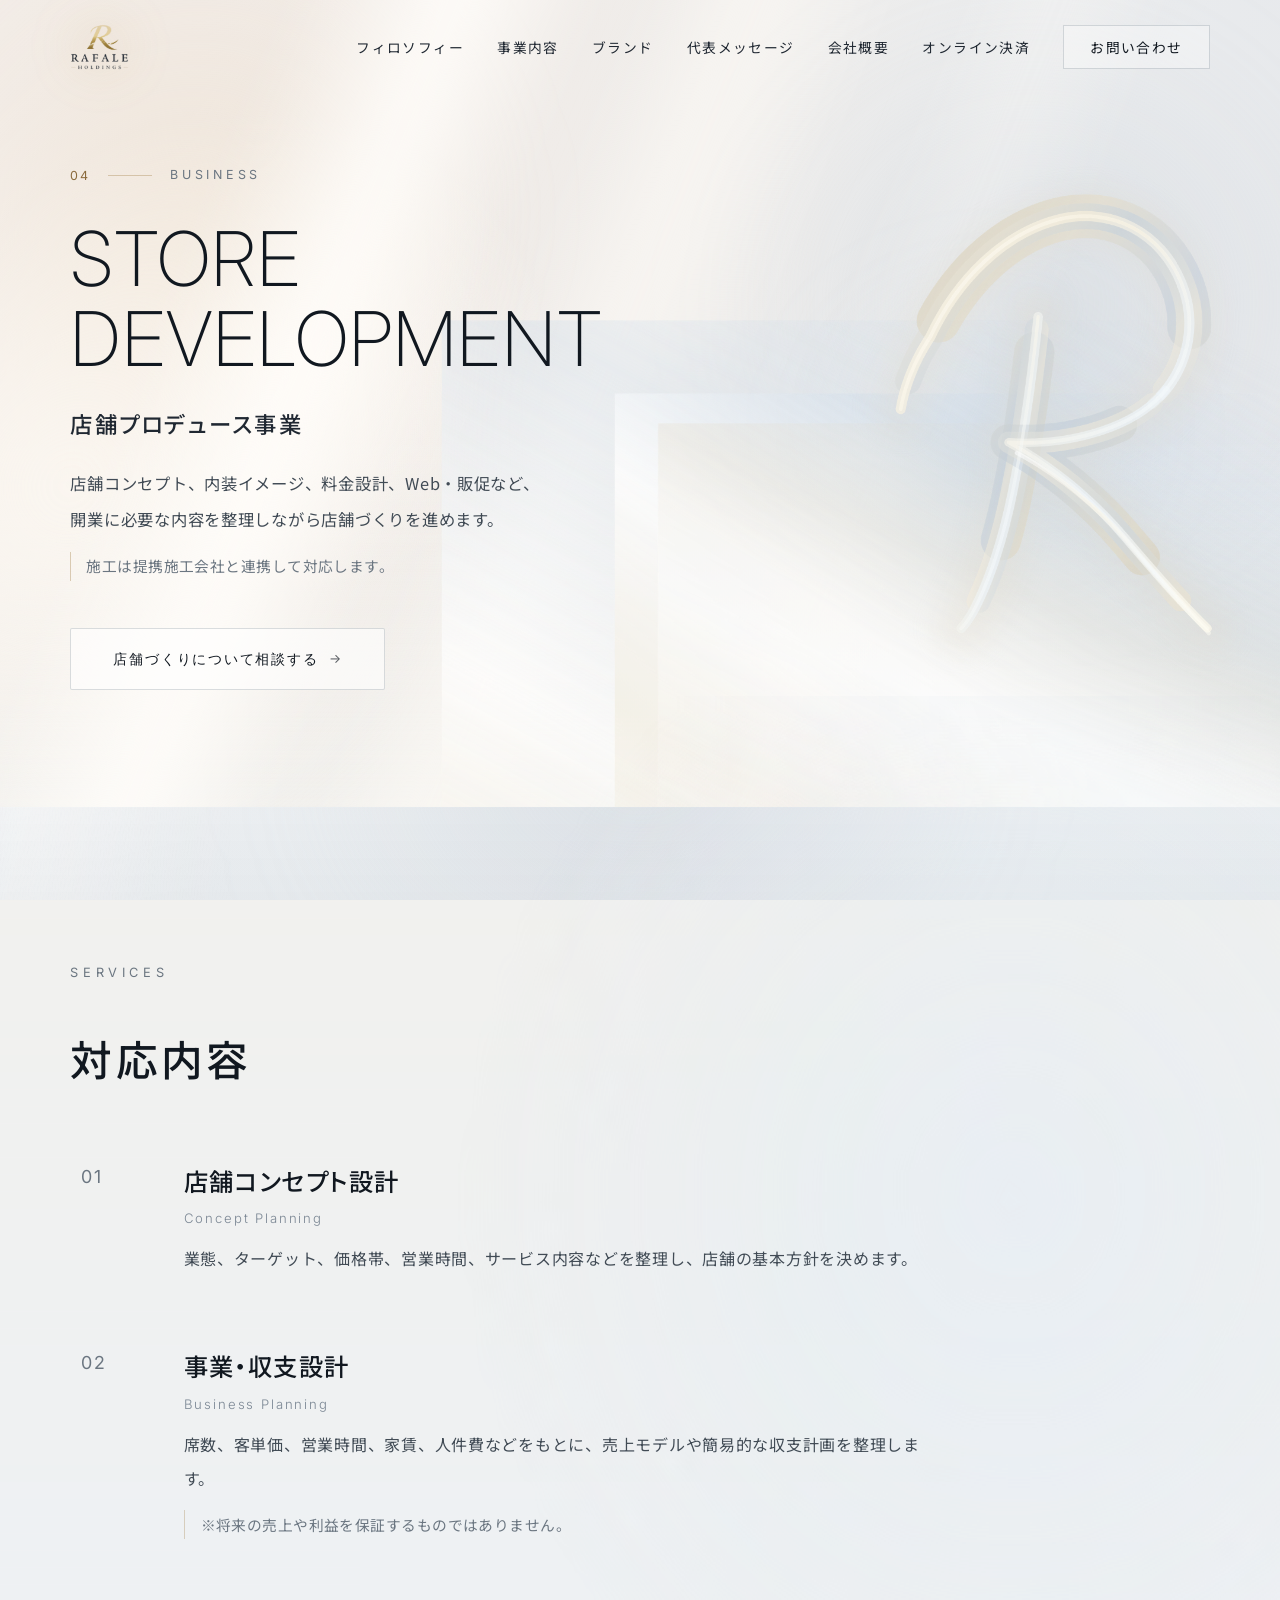
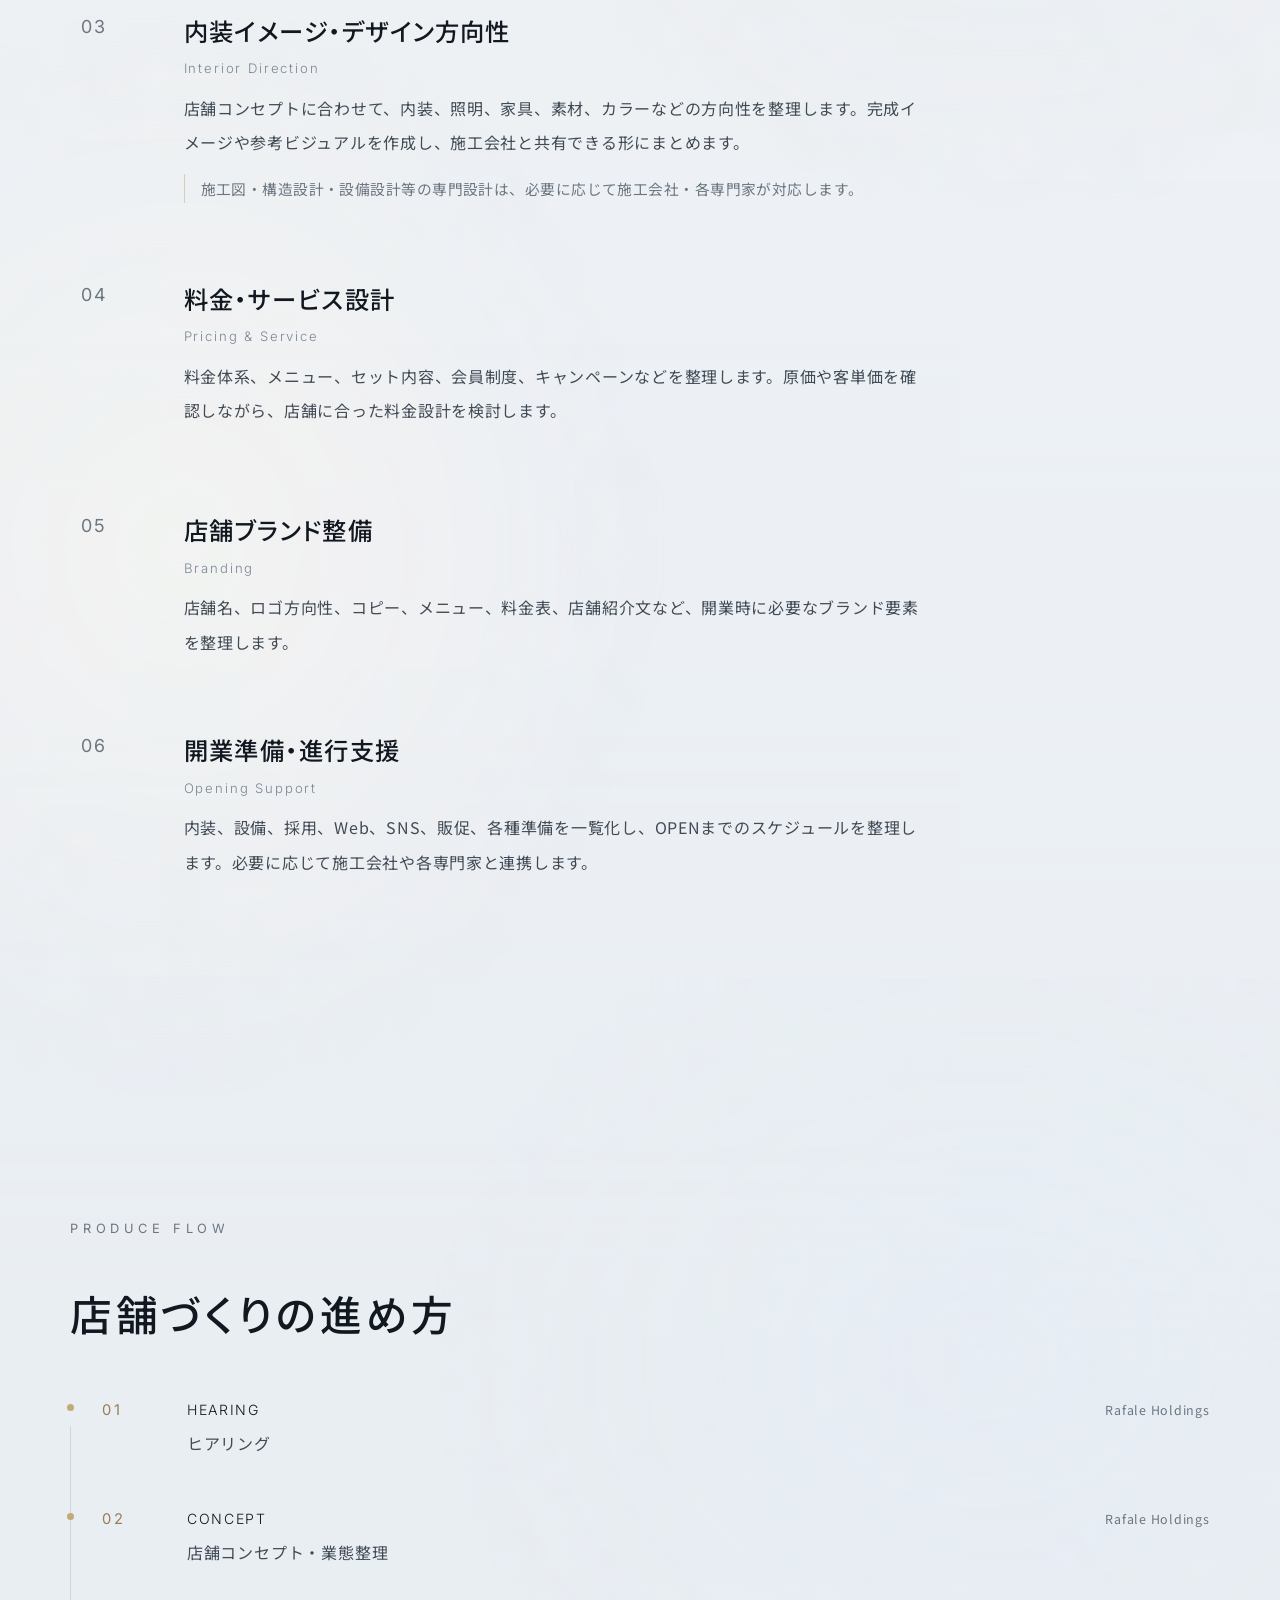
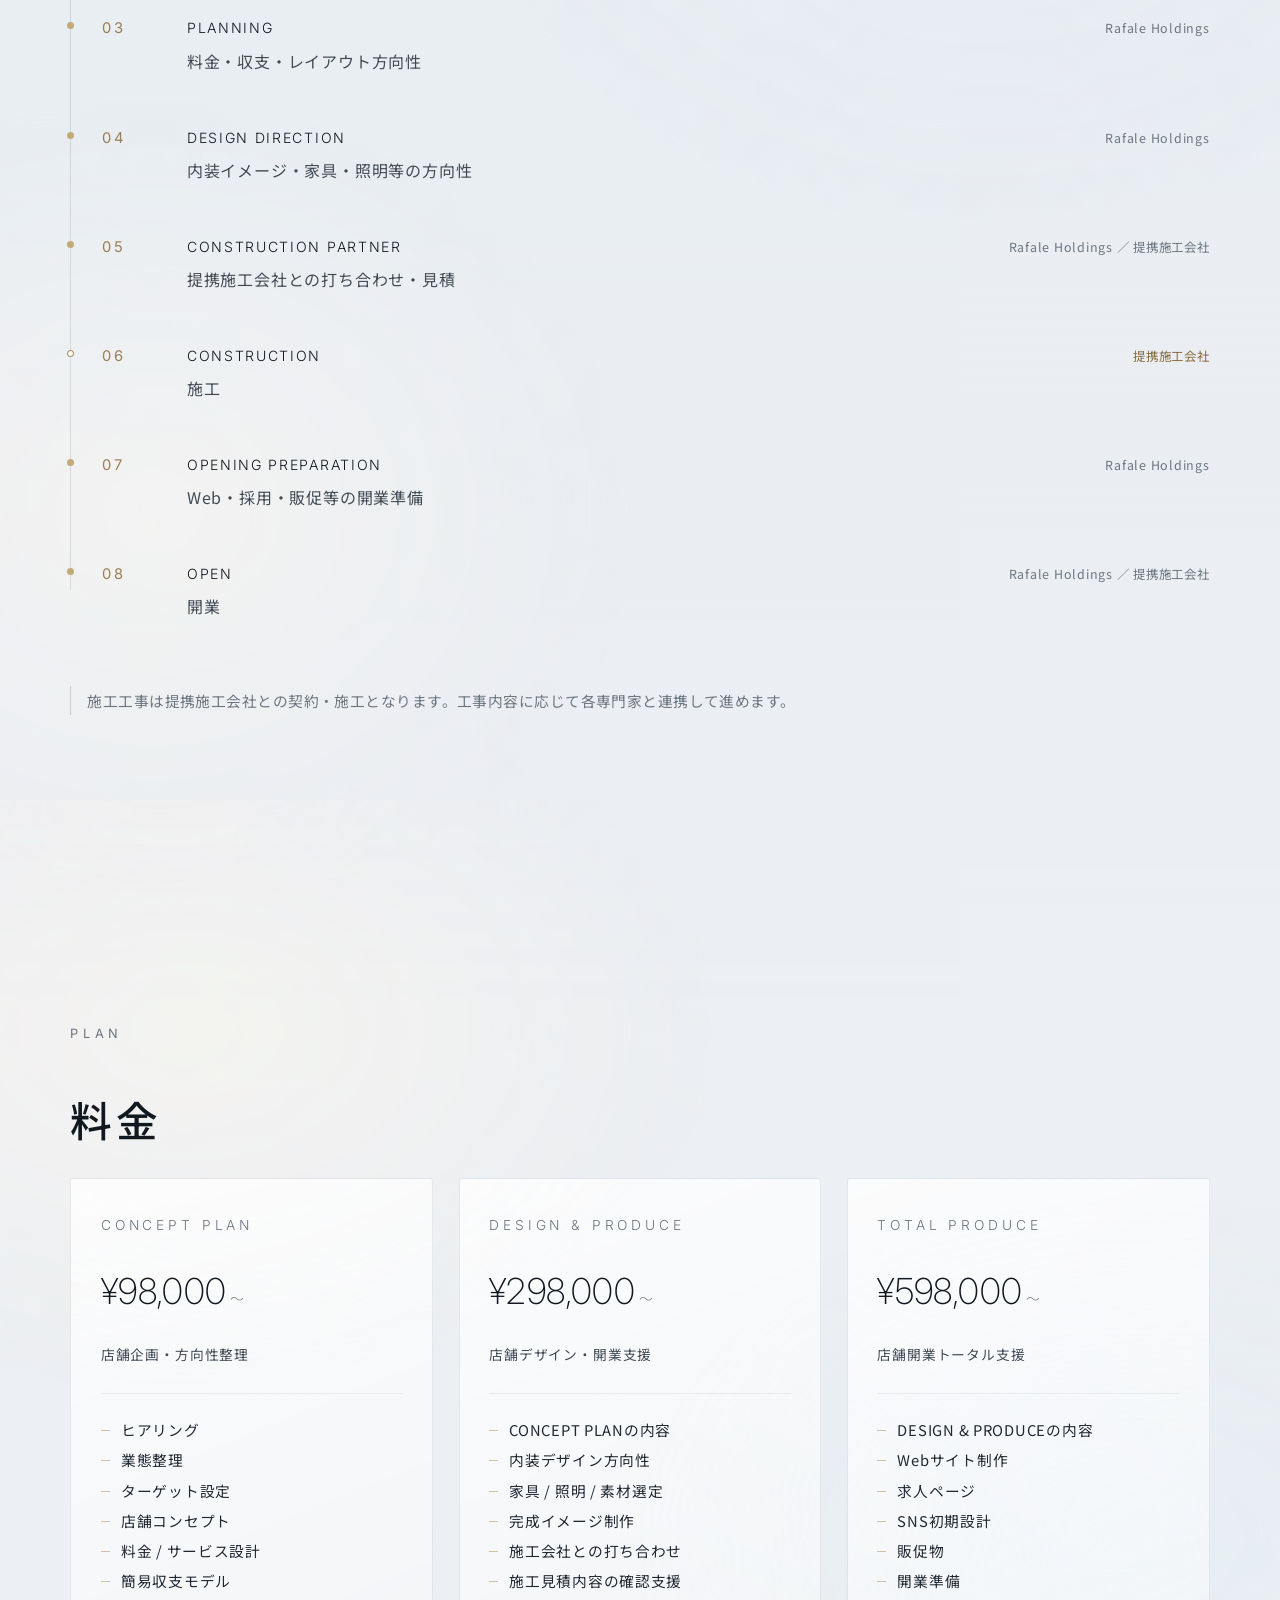
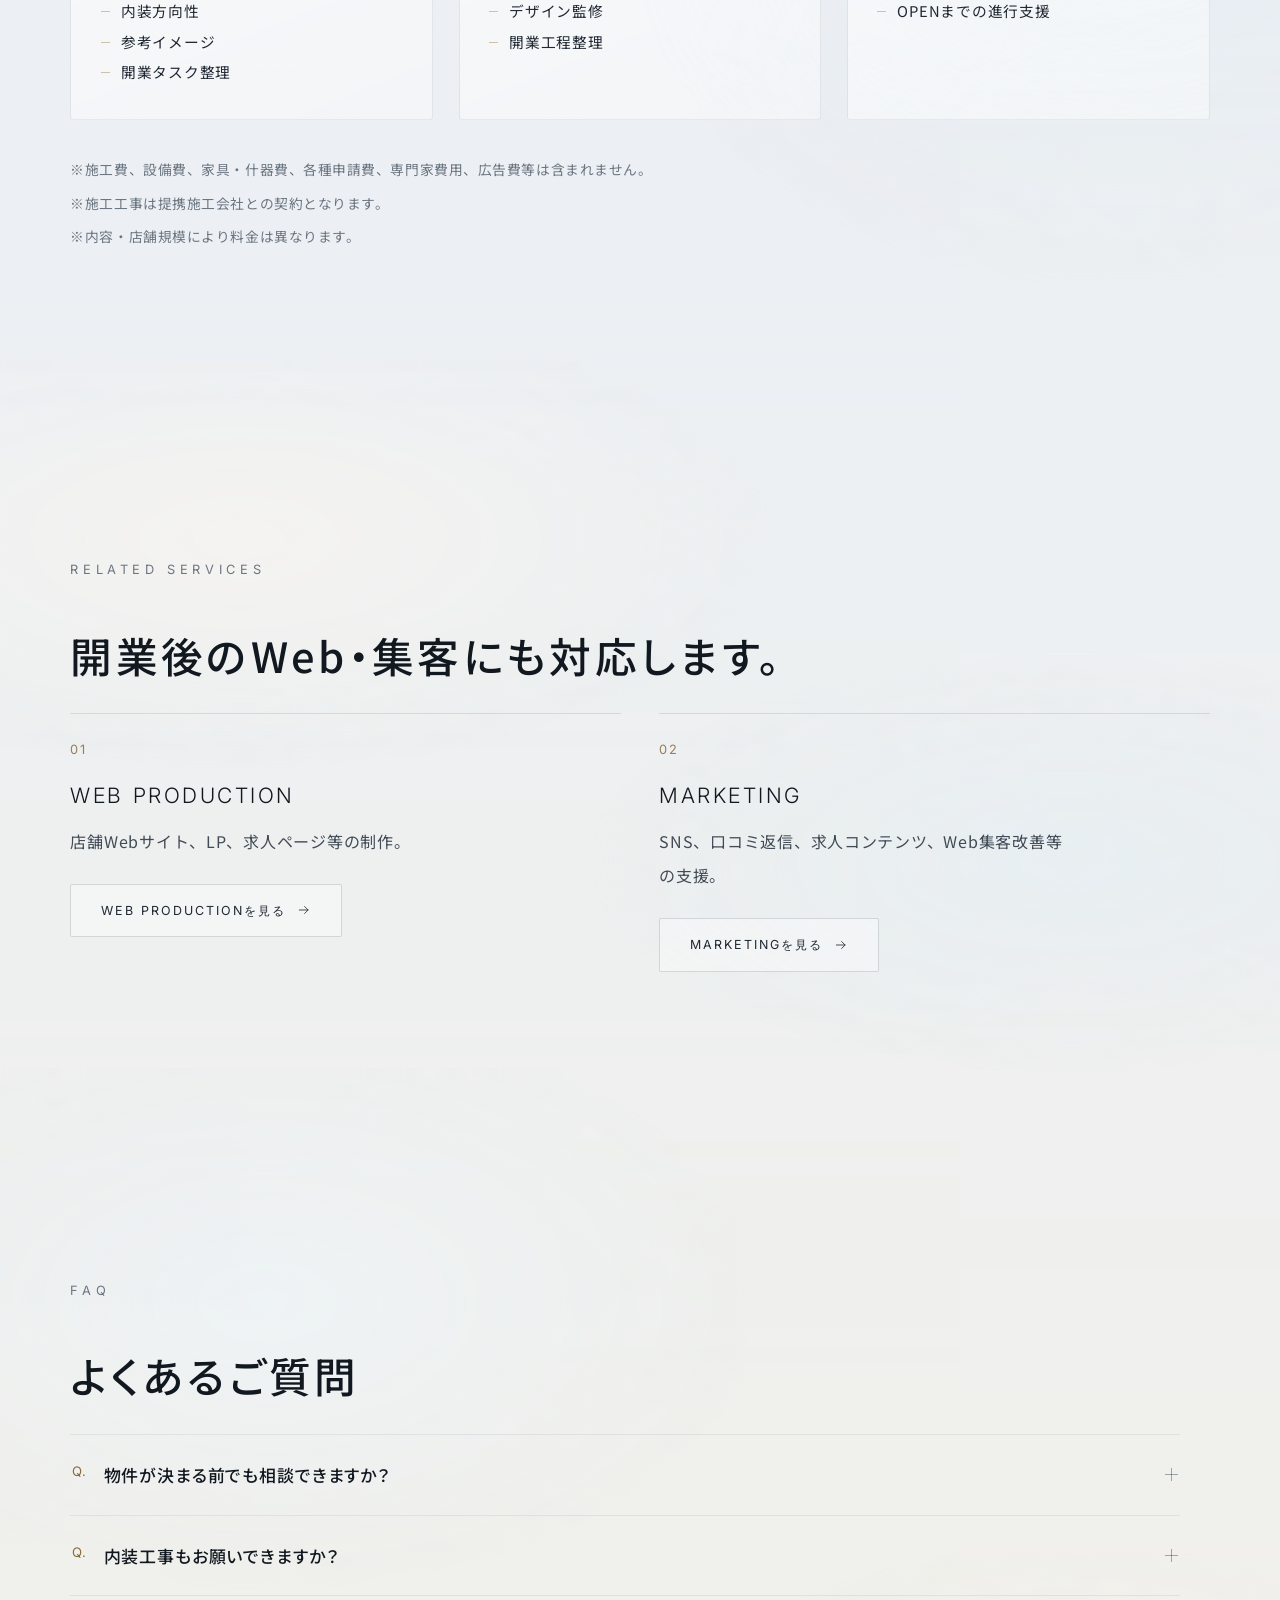
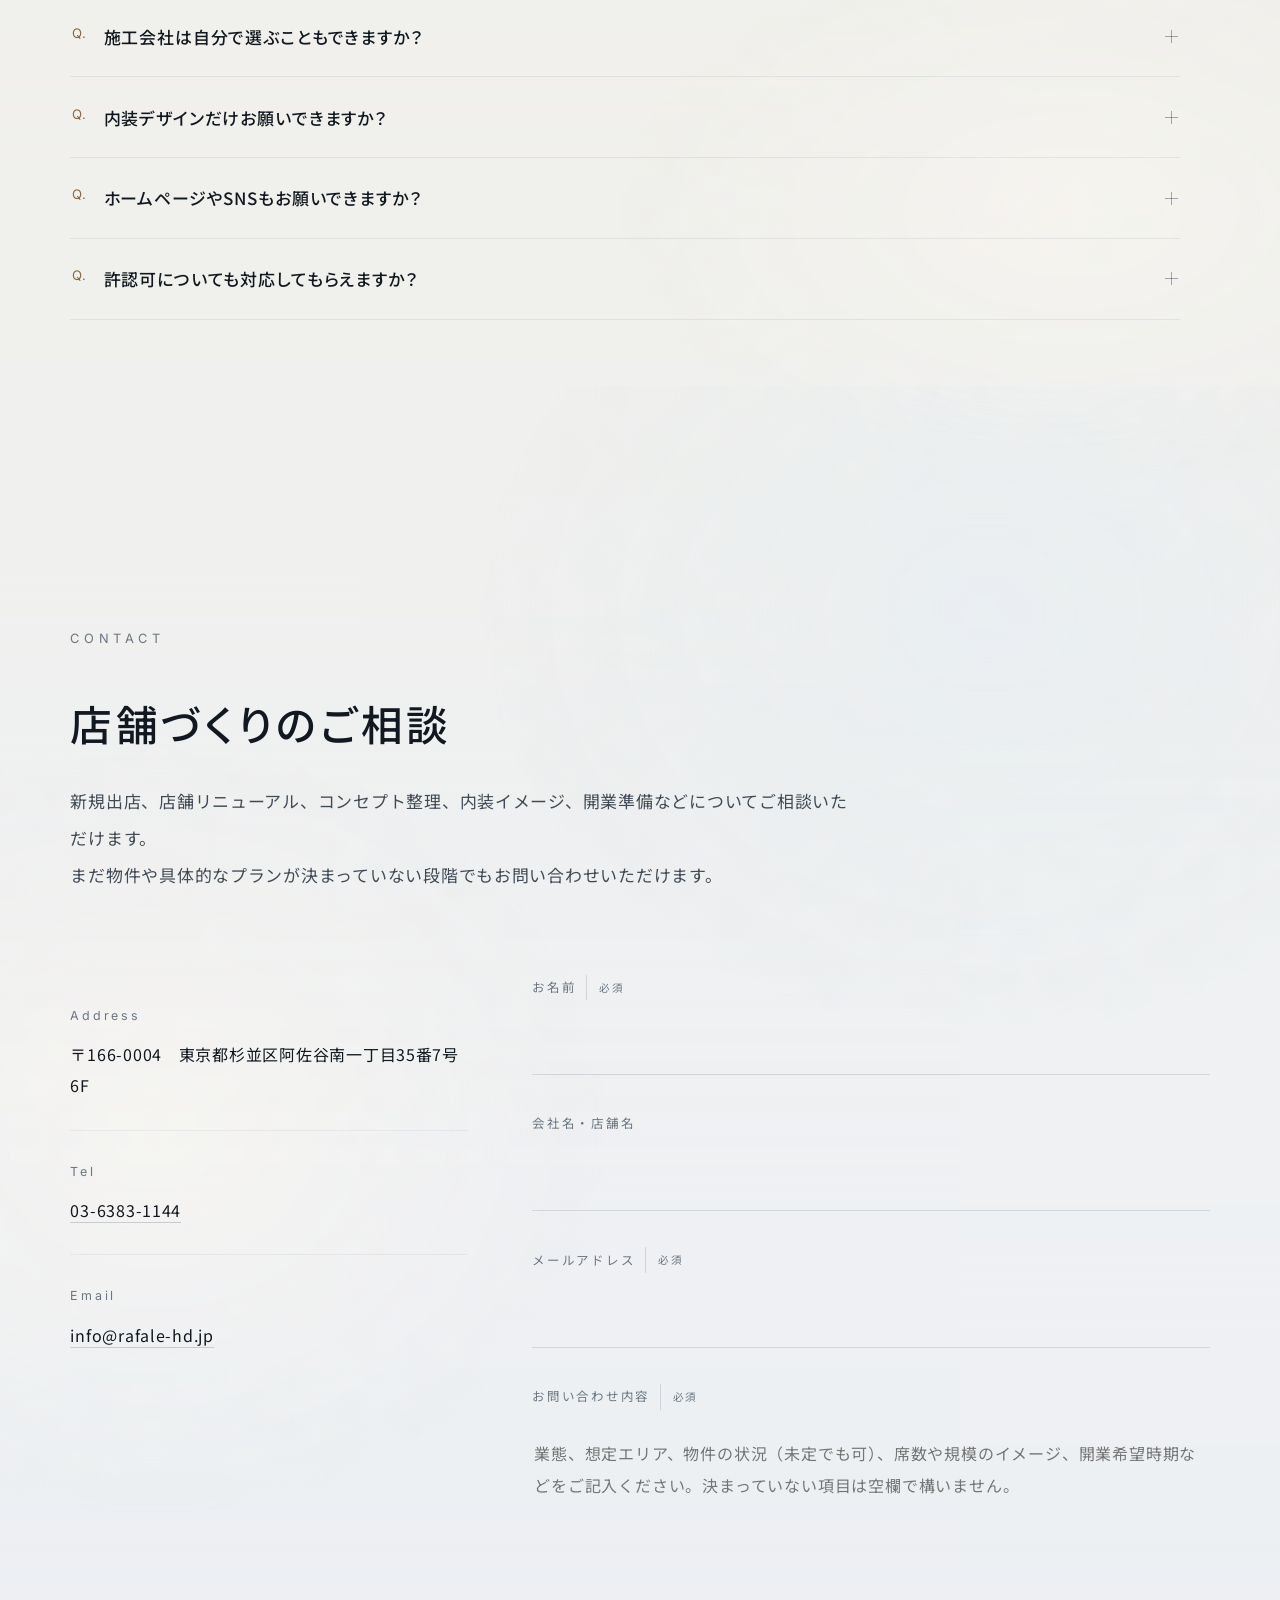
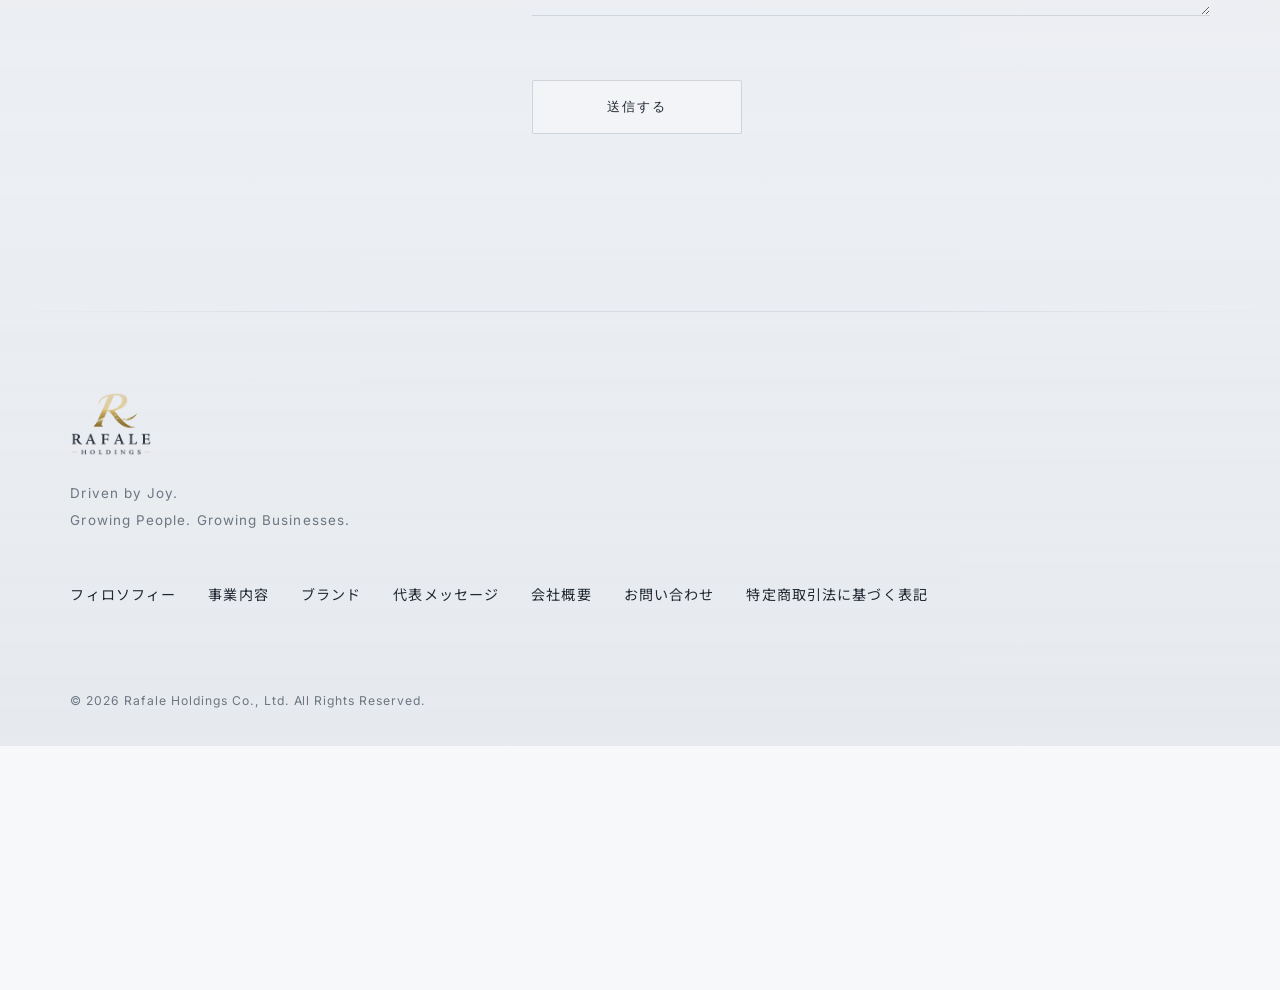
<file: business/store-development.html>
<!DOCTYPE html>
<html lang="ja">
<head>
<meta charset="UTF-8">
<meta name="viewport" content="width=device-width, initial-scale=1.0">
<title>店舗プロデュース・開業支援 | Rafale Holdings株式会社</title>
<meta name="description" content="Rafale Holdings株式会社の店舗プロデュース事業。店舗コンセプト、料金・収支設計、内装イメージ、デザイン監修、Web・販促、開業準備まで対応。施工は提携施工会社と連携して進めます。">
<meta name="robots" content="index, follow">
<meta name="theme-color" content="#F7F8FA">
<meta name="color-scheme" content="light">

<link rel="canonical" href="https://rafale-hd.jp/business/store-development">

<meta property="og:type" content="website">
<meta property="og:site_name" content="Rafale Holdings株式会社">
<meta property="og:title" content="店舗プロデュース・開業支援 | Rafale Holdings株式会社">
<meta property="og:description" content="店舗コンセプト、料金・収支設計、内装イメージ、デザイン監修、Web・販促、開業準備まで対応。施工は提携施工会社と連携して進めます。">
<meta property="og:url" content="https://rafale-hd.jp/business/store-development">
<meta property="og:image" content="https://rafale-hd.jp/img/ogp-hero.jpg?v=1">
<meta property="og:image:width" content="1200">
<meta property="og:image:height" content="630">
<meta property="og:image:type" content="image/jpeg">
<meta property="og:image:alt" content="Rafale Holdings株式会社 - 店舗プロデュース事業">
<meta property="og:locale" content="ja_JP">
<meta name="twitter:card" content="summary_large_image">
<meta name="twitter:title" content="店舗プロデュース・開業支援 | Rafale Holdings株式会社">
<meta name="twitter:description" content="店舗コンセプト、料金・収支設計、内装イメージ、デザイン監修、Web・販促、開業準備まで対応。施工は提携施工会社と連携して進めます。">
<meta name="twitter:image" content="https://rafale-hd.jp/img/ogp-hero.jpg?v=1">
<meta name="twitter:image:alt" content="Rafale Holdings株式会社 - 店舗プロデュース事業">

<link rel="icon" type="image/png" sizes="32x32" href="/img/favicon-32.png?v=2">
<link rel="icon" type="image/png" sizes="16x16" href="/img/favicon-16.png?v=2">
<link rel="apple-touch-icon" sizes="180x180" href="/img/apple-touch-icon.png?v=2">
<link rel="manifest" href="/site.webmanifest">
<meta name="apple-mobile-web-app-title" content="Rafale Holdings">
<meta name="apple-mobile-web-app-capable" content="yes">
<meta name="apple-mobile-web-app-status-bar-style" content="black-translucent">

<link rel="preconnect" href="https://fonts.googleapis.com">
<link rel="preconnect" href="https://fonts.gstatic.com" crossorigin>
<link href="https://fonts.googleapis.com/css2?family=Inter:wght@100;200;300;400;500&family=Noto+Sans+JP:wght@200;300;400;500&display=swap" rel="stylesheet">
<!-- 読み込む順番に意味があります。
     1) style.css              … サイト共通（色・文字・余白・罫線・ヘッダー・フッター・R）
     2) business-detail.css     … 事業詳細ページ共通（HERO、Rの置き方、料金カード、FAQ など）
     3) store-development.css  … このページだけの差分（PRODUCE FLOW、関連事業、注記 など）
     ※ style.css と business-detail.css は書き換えていません。
        違う部分はすべて store-development.css 側で足すか、.sd-page を付けて上書きしています。 -->
<link rel="stylesheet" href="/css/style.css?v=64">
<link rel="stylesheet" href="/css/business-detail.css?v=4">
<link rel="stylesheet" href="/css/store-development.css?v=2">

<script type="application/ld+json">
{
  "@context": "https://schema.org",
  "@type": "Service",
  "name": "店舗プロデュース・開業支援",
  "serviceType": "店舗プロデュース事業",
  "url": "https://rafale-hd.jp/business/store-development",
  "description": "店舗コンセプト、料金・収支設計、内装イメージ、デザイン監修、Web・販促、開業準備まで対応します。内装工事等の施工は提携施工会社と連携して進めます。",
  "areaServed": "JP",
  "provider": {
    "@type": "Organization",
    "name": "Rafale Holdings株式会社",
    "url": "https://rafale-hd.jp/",
    "email": "info@rafale-hd.jp"
  },
  "offers": [
    { "@type": "Offer", "name": "CONCEPT PLAN", "price": "98000", "priceCurrency": "JPY", "description": "店舗企画・方向性整理" },
    { "@type": "Offer", "name": "DESIGN & PRODUCE", "price": "298000", "priceCurrency": "JPY", "description": "店舗デザイン・開業支援" },
    { "@type": "Offer", "name": "TOTAL PRODUCE", "price": "598000", "priceCurrency": "JPY", "description": "店舗開業トータル支援" }
  ]
}
</script>
<script type="application/ld+json">
{
  "@context": "https://schema.org",
  "@type": "BreadcrumbList",
  "itemListElement": [
    { "@type": "ListItem", "position": 1, "name": "ホーム", "item": "https://rafale-hd.jp/" },
    { "@type": "ListItem", "position": 2, "name": "事業内容", "item": "https://rafale-hd.jp/#business" },
    { "@type": "ListItem", "position": 3, "name": "店舗プロデュース事業", "item": "https://rafale-hd.jp/business/store-development" }
  ]
}
</script>
<script type="application/ld+json">
{
  "@context": "https://schema.org",
  "@type": "FAQPage",
  "mainEntity": [
    { "@type": "Question", "name": "物件が決まる前でも相談できますか？",
      "acceptedAnswer": { "@type": "Answer", "text": "はい。業態、予算、希望エリアなどを確認し、出店条件の整理からご相談いただけます。" } },
    { "@type": "Question", "name": "内装工事もお願いできますか？",
      "acceptedAnswer": { "@type": "Answer", "text": "内装工事は提携施工会社と連携して進めます。Rafale Holdingsでは、コンセプト、デザイン方向性、施工会社との調整、デザイン監修などを担当します。" } },
    { "@type": "Question", "name": "施工会社は自分で選ぶこともできますか？",
      "acceptedAnswer": { "@type": "Answer", "text": "はい。指定の施工会社がある場合は、その会社と連携して進めることも可能です。" } },
    { "@type": "Question", "name": "内装デザインだけお願いできますか？",
      "acceptedAnswer": { "@type": "Answer", "text": "はい。コンセプト整理や内装イメージ、家具・照明・素材等の方向性のみのご相談にも対応します。" } },
    { "@type": "Question", "name": "ホームページやSNSもお願いできますか？",
      "acceptedAnswer": { "@type": "Answer", "text": "はい。WEB PRODUCTION、MARKETING事業と連携して対応します。" } },
    { "@type": "Question", "name": "許認可についても対応してもらえますか？",
      "acceptedAnswer": { "@type": "Answer", "text": "必要な許認可の確認や準備内容の整理は可能ですが、申請内容によっては行政書士、建築士、消防設備等の各専門家と連携して進めます。" } }
  ]
}
</script>
</head>
<body class="bd-page sd-page">

<a href="#main-content" class="skip-link">本文へスキップ</a>
<div class="scroll-progress" id="scroll-progress" aria-hidden="true"></div>

<div class="page-tone" aria-hidden="true"></div>

<!-- FIELD ― TOP・他の事業詳細ページと同じ固定背景 -->
<div class="field" aria-hidden="true">
  <div class="field-sky"></div>
  <div class="field-daylight"></div>
  <div class="field-lamps">
    <span class="field-lamp field-lamp--a"></span>
    <span class="field-lamp field-lamp--b"></span>
    <span class="field-lamp field-lamp--c"></span>
    <span class="field-pane"></span>
  </div>
  <div class="field-silk">
    <span class="field-silk-band field-silk-band--1"></span>
    <span class="field-silk-band field-silk-band--2"></span>
    <span class="field-silk-band field-silk-band--3"></span>
  </div>
  <div class="field-floor"></div>
</div>

<header class="site-header" id="site-header">
  <div class="header-inner">
    <a href="/" class="logo" aria-label="Rafale Holdings 株式会社 トップへ">
      <img src="/img/logo-light.png?v=1" alt="Rafale Holdings" class="logo-img" width="736" height="575" decoding="async">
    </a>
    <nav class="main-nav" id="main-nav" aria-label="メインナビゲーション">
      <ul>
        <li><a href="/#philosophy" class="nav-link">フィロソフィー</a></li>
        <li><a href="/#business" class="nav-link">事業内容</a></li>
        <li><a href="/#brands" class="nav-link">ブランド</a></li>
        <li><a href="/#message" class="nav-link">代表メッセージ</a></li>
        <li><a href="/#company" class="nav-link">会社概要</a></li>
        <!-- オンライン決済 ― Squareの決済ページへ直接飛ぶ外部リンク。
             URLは js/site-config.js の SQUARE_PAYMENT_LINK_URL だけで管理していて、
             ここには書かない（決済セクションのボタンと同じ値を共有する）。
             未設定・仮URL・Square以外のURLのときは js/script.js が hidden を
             外さないので、この項目自体がメニューに出ない。 -->
        <li data-payment-nav hidden><a class="nav-link" data-payment-link target="_blank" rel="noopener noreferrer">オンライン決済</a></li>
        <li><a href="#contact" class="nav-link nav-cta">お問い合わせ</a></li>
      </ul>
    </nav>
    <button class="hamburger" id="hamburger" aria-label="メニューを開く" aria-expanded="false" aria-controls="main-nav">
      <span></span><span></span><span></span>
    </button>
  </div>
</header>

<main id="main-content">

  <!-- ============================ HERO ============================
       R は TOP のものをそのまま複製（新しいオブジェクトは作っていない）。
       ただし見出しが2行＋施工についての但し書きが入るぶん、
       このページでは文字側を広く取り、R をやや小さく置いている。 -->
  <section class="hero bd-hero" id="top">

    <div class="hero-atmos" aria-hidden="true">
      <span class="hero-halo"></span>
      <span class="hero-tint"></span>
      <span class="hero-silver"></span>
      <span class="hero-warm"></span>
      <span class="hero-sweep"></span>
      <span class="hero-rays"></span>
    </div>

    <div class="hero-flow" aria-hidden="true">
      <span class="hero-flow-a"></span>
      <span class="hero-flow-b"></span>
      <span class="hero-flow-c"></span>
    </div>

    <div class="hero-inner">
      <div class="bd-hero-grid">

        <div class="hero-main bd-hero-main">
          <p class="bd-eyebrow">
            <span class="bd-eyebrow-num" lang="en">04</span>
            <span class="bd-eyebrow-rule" aria-hidden="true"></span>
            <a href="/#business" class="bd-eyebrow-link" lang="en">BUSINESS</a>
          </p>

          <h1 class="bd-hero-title" lang="en">
            <span class="bd-title-line"><span class="bd-title-in">STORE</span></span>
            <span class="bd-title-line"><span class="bd-title-in">DEVELOPMENT</span></span>
          </h1>

          <p class="bd-hero-sub">店舗プロデュース事業</p>

          <p class="bd-hero-desc">
            店舗コンセプト、内装イメージ、料金設計、Web・販促など、<br class="only-pc">
            開業に必要な内容を整理しながら店舗づくりを進めます。
          </p>

          <p class="sd-hero-note">施工は提携施工会社と連携して対応します。</p>

          <a href="#contact" class="btn hero-cta bd-hero-cta">店舗づくりについて相談する</a>
        </div>

        <!-- TOP・他の事業詳細ページと同じ Signature R -->
        <div class="hero-sign bd-hero-sign" aria-hidden="true">
          <svg class="r-sign" viewBox="0 0 540 730" fill="none" preserveAspectRatio="xMidYMid meet" role="presentation">
            <defs>
              <path id="r-main" pathLength="1000"
                    d="M 18 336
                       C 24 300, 40 256, 68 214
                       C 112 120, 190 40, 284 16
                       C 374 -6, 458 38, 492 124
                       C 520 194, 502 272, 448 322
                       C 396 370, 300 398, 200 392
                       C 268 428, 340 486, 396 552
                       C 442 606, 492 664, 536 706"/>
              <path id="r-stem" pathLength="1000"
                    d="M 250 180
                       C 240 280, 226 380, 208 470
                       C 192 552, 168 626, 140 678
                       C 132 692, 126 700, 120 706"/>
              <path id="r-hair" pathLength="1000"
                    d="M 214 410
                       C 282 446, 352 502, 406 566
                       C 450 618, 496 672, 538 714"/>

              <linearGradient id="ink-body" x1="0.08" y1="0" x2="0.92" y2="1">
                <stop offset="0"    stop-color="#C9B994"/>
                <stop offset="0.26" stop-color="#E8DCBE"/>
                <stop offset="0.52" stop-color="#B8C7D8"/>
                <stop offset="0.78" stop-color="#E3D5B4"/>
                <stop offset="1"    stop-color="#C4B393"/>
              </linearGradient>
              <linearGradient id="ink-mid" x1="0.16" y1="0.06" x2="0.86" y2="0.96">
                <stop offset="0"    stop-color="#F2E8D2"/>
                <stop offset="0.28" stop-color="#BECDDD"/>
                <stop offset="0.55" stop-color="#F5EDDB"/>
                <stop offset="0.8"  stop-color="#C6D4E3"/>
                <stop offset="1"    stop-color="#EFE4CC"/>
              </linearGradient>
              <linearGradient id="ink-core" x1="0" y1="0" x2="1" y2="1">
                <stop offset="0"    stop-color="#FFFCF3"/>
                <stop offset="0.3"  stop-color="#F8F0DC"/>
                <stop offset="0.62" stop-color="#EDF4FA"/>
                <stop offset="1"    stop-color="#FFFAEC"/>
              </linearGradient>
              <linearGradient id="ink-hl" x1="0.1" y1="0" x2="0.9" y2="1">
                <stop offset="0"    stop-color="#FFFFFF"/>
                <stop offset="0.34" stop-color="#FFF7E4"/>
                <stop offset="0.68" stop-color="#F4FAFF"/>
                <stop offset="1"    stop-color="#FFFDF4"/>
              </linearGradient>
            </defs>

            <g class="r-glow">
              <use href="#r-main"/><use href="#r-stem"/>
            </g>

            <use class="r-ink loop-body" href="#r-main"/>
            <use class="r-ink loop-mid"  href="#r-main"/>
            <use class="r-ink loop-core" href="#r-main"/>

            <use class="r-ink stem-body" href="#r-stem"/>
            <use class="r-ink stem-mid"  href="#r-stem"/>
            <use class="r-ink stem-core" href="#r-stem"/>

            <use class="r-ink leg-body" href="#r-main"/>
            <use class="r-ink leg-mid"  href="#r-main"/>
            <use class="r-ink leg-core" href="#r-main"/>

            <use class="r-ink hl-main" href="#r-main"/>
            <use class="r-ink hl-stem" href="#r-stem"/>
            <use class="r-ink hair"    href="#r-hair"/>

            <g class="r-sheen">
              <use href="#r-main"/><use href="#r-stem"/>
            </g>
          </svg>
        </div>

      </div>
    </div>
  </section>

  <!-- ============================ SERVICES ============================ -->
  <section class="section" id="services">
    <div class="section-inner">
      <header class="section-head">
        <p class="section-tag reveal" lang="en">SERVICES</p>
      </header>
      <h2 class="section-title reveal">対応内容</h2>

      <ol class="biz-list">
        <li class="biz-row reveal">
          <span class="biz-num" lang="en" aria-hidden="true">01</span>
          <div class="biz-body">
            <h3 class="biz-name">店舗コンセプト設計<span class="biz-en" lang="en">Concept Planning</span></h3>
            <p class="biz-desc">業態、ターゲット、価格帯、営業時間、サービス内容などを整理し、店舗の基本方針を決めます。</p>
          </div>
        </li>

        <li class="biz-row reveal">
          <span class="biz-num" lang="en" aria-hidden="true">02</span>
          <div class="biz-body">
            <h3 class="biz-name">事業・収支設計<span class="biz-en" lang="en">Business Planning</span></h3>
            <p class="biz-desc">席数、客単価、営業時間、家賃、人件費などをもとに、売上モデルや簡易的な収支計画を整理します。</p>
            <p class="sd-note">※将来の売上や利益を保証するものではありません。</p>
          </div>
        </li>

        <li class="biz-row reveal">
          <span class="biz-num" lang="en" aria-hidden="true">03</span>
          <div class="biz-body">
            <h3 class="biz-name">内装イメージ・デザイン方向性<span class="biz-en" lang="en">Interior Direction</span></h3>
            <p class="biz-desc">店舗コンセプトに合わせて、内装、照明、家具、素材、カラーなどの方向性を整理します。完成イメージや参考ビジュアルを作成し、施工会社と共有できる形にまとめます。</p>
            <p class="sd-note">施工図・構造設計・設備設計等の専門設計は、必要に応じて施工会社・各専門家が対応します。</p>
          </div>
        </li>

        <li class="biz-row reveal">
          <span class="biz-num" lang="en" aria-hidden="true">04</span>
          <div class="biz-body">
            <h3 class="biz-name">料金・サービス設計<span class="biz-en" lang="en">Pricing &amp; Service</span></h3>
            <p class="biz-desc">料金体系、メニュー、セット内容、会員制度、キャンペーンなどを整理します。原価や客単価を確認しながら、店舗に合った料金設計を検討します。</p>
          </div>
        </li>

        <li class="biz-row reveal">
          <span class="biz-num" lang="en" aria-hidden="true">05</span>
          <div class="biz-body">
            <h3 class="biz-name">店舗ブランド整備<span class="biz-en" lang="en">Branding</span></h3>
            <p class="biz-desc">店舗名、ロゴ方向性、コピー、メニュー、料金表、店舗紹介文など、開業時に必要なブランド要素を整理します。</p>
          </div>
        </li>

        <li class="biz-row reveal">
          <span class="biz-num" lang="en" aria-hidden="true">06</span>
          <div class="biz-body">
            <h3 class="biz-name">開業準備・進行支援<span class="biz-en" lang="en">Opening Support</span></h3>
            <p class="biz-desc">内装、設備、採用、Web、SNS、販促、各種準備を一覧化し、OPENまでのスケジュールを整理します。必要に応じて施工会社や各専門家と連携します。</p>
          </div>
        </li>
      </ol>
    </div>
  </section>

  <!-- ============================ PRODUCE FLOW ============================
       Rafale Holdings が担当する範囲と、提携施工会社が担当する範囲が
       ひと目で分かるように、各段階に担当を書いている。 -->
  <section class="section" id="flow">
    <div class="section-inner">
      <header class="section-head">
        <p class="section-tag reveal" lang="en">PRODUCE FLOW</p>
      </header>
      <h2 class="section-title reveal">店舗づくりの進め方</h2>

      <ol class="sd-flow">
        <li class="sd-step reveal">
          <span class="sd-step-num" lang="en" aria-hidden="true">01</span>
          <span class="sd-step-body">
            <span class="sd-step-en" lang="en">HEARING</span>
            <span class="sd-step-jp">ヒアリング</span>
          </span>
          <span class="sd-step-role">Rafale Holdings</span>
        </li>
        <li class="sd-step reveal">
          <span class="sd-step-num" lang="en" aria-hidden="true">02</span>
          <span class="sd-step-body">
            <span class="sd-step-en" lang="en">CONCEPT</span>
            <span class="sd-step-jp">店舗コンセプト・業態整理</span>
          </span>
          <span class="sd-step-role">Rafale Holdings</span>
        </li>
        <li class="sd-step reveal">
          <span class="sd-step-num" lang="en" aria-hidden="true">03</span>
          <span class="sd-step-body">
            <span class="sd-step-en" lang="en">PLANNING</span>
            <span class="sd-step-jp">料金・収支・レイアウト方向性</span>
          </span>
          <span class="sd-step-role">Rafale Holdings</span>
        </li>
        <li class="sd-step reveal">
          <span class="sd-step-num" lang="en" aria-hidden="true">04</span>
          <span class="sd-step-body">
            <span class="sd-step-en" lang="en">DESIGN DIRECTION</span>
            <span class="sd-step-jp">内装イメージ・家具・照明等の方向性</span>
          </span>
          <span class="sd-step-role">Rafale Holdings</span>
        </li>
        <li class="sd-step reveal">
          <span class="sd-step-num" lang="en" aria-hidden="true">05</span>
          <span class="sd-step-body">
            <span class="sd-step-en" lang="en">CONSTRUCTION PARTNER</span>
            <span class="sd-step-jp">提携施工会社との打ち合わせ・見積</span>
          </span>
          <span class="sd-step-role">Rafale Holdings ／ 提携施工会社</span>
        </li>
        <li class="sd-step sd-step--partner reveal">
          <span class="sd-step-num" lang="en" aria-hidden="true">06</span>
          <span class="sd-step-body">
            <span class="sd-step-en" lang="en">CONSTRUCTION</span>
            <span class="sd-step-jp">施工</span>
          </span>
          <span class="sd-step-role">提携施工会社</span>
        </li>
        <li class="sd-step reveal">
          <span class="sd-step-num" lang="en" aria-hidden="true">07</span>
          <span class="sd-step-body">
            <span class="sd-step-en" lang="en">OPENING PREPARATION</span>
            <span class="sd-step-jp">Web・採用・販促等の開業準備</span>
          </span>
          <span class="sd-step-role">Rafale Holdings</span>
        </li>
        <li class="sd-step reveal">
          <span class="sd-step-num" lang="en" aria-hidden="true">08</span>
          <span class="sd-step-body">
            <span class="sd-step-en" lang="en">OPEN</span>
            <span class="sd-step-jp">開業</span>
          </span>
          <span class="sd-step-role">Rafale Holdings ／ 提携施工会社</span>
        </li>
      </ol>

      <p class="sd-note sd-note--block reveal">
        施工工事は提携施工会社との契約・施工となります。工事内容に応じて各専門家と連携して進めます。
      </p>
    </div>
  </section>

  <!-- ============================ PLAN ============================ -->
  <section class="section" id="plan">
    <div class="section-inner">
      <header class="section-head">
        <p class="section-tag reveal" lang="en">PLAN</p>
      </header>
      <h2 class="section-title reveal">料金</h2>

      <div class="bd-plans">
        <article class="bd-plan reveal">
          <h3 class="bd-plan-name" lang="en">CONCEPT PLAN</h3>
          <p class="bd-plan-price"><span class="bd-plan-price-num">¥98,000</span><span class="bd-plan-price-unit">〜</span></p>
          <p class="bd-plan-for">店舗企画・方向性整理</p>
          <ul class="bd-plan-items">
            <li>ヒアリング</li>
            <li>業態整理</li>
            <li>ターゲット設定</li>
            <li>店舗コンセプト</li>
            <li>料金 / サービス設計</li>
            <li>簡易収支モデル</li>
            <li>内装方向性</li>
            <li>参考イメージ</li>
            <li>開業タスク整理</li>
          </ul>
        </article>

        <article class="bd-plan reveal">
          <h3 class="bd-plan-name" lang="en">DESIGN &amp; PRODUCE</h3>
          <p class="bd-plan-price"><span class="bd-plan-price-num">¥298,000</span><span class="bd-plan-price-unit">〜</span></p>
          <p class="bd-plan-for">店舗デザイン・開業支援</p>
          <ul class="bd-plan-items">
            <li>CONCEPT PLANの内容</li>
            <li>内装デザイン方向性</li>
            <li>家具 / 照明 / 素材選定</li>
            <li>完成イメージ制作</li>
            <li>施工会社との打ち合わせ</li>
            <li>施工見積内容の確認支援</li>
            <li>デザイン監修</li>
            <li>開業工程整理</li>
          </ul>
        </article>

        <article class="bd-plan reveal">
          <h3 class="bd-plan-name" lang="en">TOTAL PRODUCE</h3>
          <p class="bd-plan-price"><span class="bd-plan-price-num">¥598,000</span><span class="bd-plan-price-unit">〜</span></p>
          <p class="bd-plan-for">店舗開業トータル支援</p>
          <ul class="bd-plan-items">
            <li>DESIGN &amp; PRODUCEの内容</li>
            <li>Webサイト制作</li>
            <li>求人ページ</li>
            <li>SNS初期設計</li>
            <li>販促物</li>
            <li>開業準備</li>
            <li>OPENまでの進行支援</li>
          </ul>
        </article>
      </div>

      <ul class="sd-plan-notes reveal">
        <li>※施工費、設備費、家具・什器費、各種申請費、専門家費用、広告費等は含まれません。</li>
        <li>※施工工事は提携施工会社との契約となります。</li>
        <li>※内容・店舗規模により料金は異なります。</li>
      </ul>
    </div>
  </section>

  <!-- ============================ RELATED SERVICES ============================ -->
  <section class="section" id="related">
    <div class="section-inner">
      <header class="section-head">
        <p class="section-tag reveal" lang="en">RELATED SERVICES</p>
      </header>
      <h2 class="section-title reveal">開業後のWeb・集客にも対応します。</h2>

      <ol class="sd-related">
        <li class="sd-related-item reveal">
          <span class="sd-related-num" lang="en" aria-hidden="true">01</span>
          <h3 class="sd-related-name" lang="en">WEB PRODUCTION</h3>
          <p class="sd-related-desc">店舗Webサイト、LP、求人ページ等の制作。</p>
          <a href="/business/web-production" class="bd-work-link sd-related-link" lang="en"
             aria-label="WEB PRODUCTION（Webサイト制作・運用支援）のページを見る">
            <span>WEB PRODUCTIONを見る</span>
            <svg viewBox="0 0 24 24" width="14" height="14" aria-hidden="true">
              <path d="M4 12h15M13 6l6 6-6 6" fill="none" stroke="currentColor" stroke-width="1.4" stroke-linecap="round" stroke-linejoin="round"/>
            </svg>
          </a>
        </li>

        <li class="sd-related-item reveal">
          <span class="sd-related-num" lang="en" aria-hidden="true">02</span>
          <h3 class="sd-related-name" lang="en">MARKETING</h3>
          <p class="sd-related-desc">SNS、口コミ返信、求人コンテンツ、Web集客改善等の支援。</p>
          <a href="/business/marketing" class="bd-work-link sd-related-link" lang="en"
             aria-label="MARKETING（マーケティング事業）のページを見る">
            <span>MARKETINGを見る</span>
            <svg viewBox="0 0 24 24" width="14" height="14" aria-hidden="true">
              <path d="M4 12h15M13 6l6 6-6 6" fill="none" stroke="currentColor" stroke-width="1.4" stroke-linecap="round" stroke-linejoin="round"/>
            </svg>
          </a>
        </li>
      </ol>
    </div>
  </section>

  <!-- ============================ FAQ ============================ -->
  <section class="section" id="faq">
    <div class="section-inner">
      <header class="section-head">
        <p class="section-tag reveal" lang="en">FAQ</p>
      </header>
      <h2 class="section-title reveal">よくあるご質問</h2>

      <div class="bd-faq">
        <details class="bd-faq-item reveal">
          <summary class="bd-faq-q">
            <span class="bd-faq-mark" lang="en" aria-hidden="true">Q.</span>
            <span class="bd-faq-text">物件が決まる前でも相談できますか？</span>
            <span class="bd-faq-icon" aria-hidden="true"></span>
          </summary>
          <div class="bd-faq-a">
            <span class="bd-faq-mark" lang="en" aria-hidden="true">A.</span>
            <p class="bd-faq-text">はい。業態、予算、希望エリアなどを確認し、出店条件の整理からご相談いただけます。</p>
          </div>
        </details>

        <details class="bd-faq-item reveal">
          <summary class="bd-faq-q">
            <span class="bd-faq-mark" lang="en" aria-hidden="true">Q.</span>
            <span class="bd-faq-text">内装工事もお願いできますか？</span>
            <span class="bd-faq-icon" aria-hidden="true"></span>
          </summary>
          <div class="bd-faq-a">
            <span class="bd-faq-mark" lang="en" aria-hidden="true">A.</span>
            <p class="bd-faq-text">内装工事は提携施工会社と連携して進めます。Rafale Holdingsでは、コンセプト、デザイン方向性、施工会社との調整、デザイン監修などを担当します。</p>
          </div>
        </details>

        <details class="bd-faq-item reveal">
          <summary class="bd-faq-q">
            <span class="bd-faq-mark" lang="en" aria-hidden="true">Q.</span>
            <span class="bd-faq-text">施工会社は自分で選ぶこともできますか？</span>
            <span class="bd-faq-icon" aria-hidden="true"></span>
          </summary>
          <div class="bd-faq-a">
            <span class="bd-faq-mark" lang="en" aria-hidden="true">A.</span>
            <p class="bd-faq-text">はい。指定の施工会社がある場合は、その会社と連携して進めることも可能です。</p>
          </div>
        </details>

        <details class="bd-faq-item reveal">
          <summary class="bd-faq-q">
            <span class="bd-faq-mark" lang="en" aria-hidden="true">Q.</span>
            <span class="bd-faq-text">内装デザインだけお願いできますか？</span>
            <span class="bd-faq-icon" aria-hidden="true"></span>
          </summary>
          <div class="bd-faq-a">
            <span class="bd-faq-mark" lang="en" aria-hidden="true">A.</span>
            <p class="bd-faq-text">はい。コンセプト整理や内装イメージ、家具・照明・素材等の方向性のみのご相談にも対応します。</p>
          </div>
        </details>

        <details class="bd-faq-item reveal">
          <summary class="bd-faq-q">
            <span class="bd-faq-mark" lang="en" aria-hidden="true">Q.</span>
            <span class="bd-faq-text">ホームページやSNSもお願いできますか？</span>
            <span class="bd-faq-icon" aria-hidden="true"></span>
          </summary>
          <div class="bd-faq-a">
            <span class="bd-faq-mark" lang="en" aria-hidden="true">A.</span>
            <p class="bd-faq-text">はい。<a href="/business/web-production" class="sd-inline-link">WEB PRODUCTION</a>、<a href="/business/marketing" class="sd-inline-link">MARKETING</a>事業と連携して対応します。</p>
          </div>
        </details>

        <details class="bd-faq-item reveal">
          <summary class="bd-faq-q">
            <span class="bd-faq-mark" lang="en" aria-hidden="true">Q.</span>
            <span class="bd-faq-text">許認可についても対応してもらえますか？</span>
            <span class="bd-faq-icon" aria-hidden="true"></span>
          </summary>
          <div class="bd-faq-a">
            <span class="bd-faq-mark" lang="en" aria-hidden="true">A.</span>
            <p class="bd-faq-text">必要な許認可の確認や準備内容の整理は可能ですが、申請内容によっては行政書士、建築士、消防設備等の各専門家と連携して進めます。</p>
          </div>
        </details>
      </div>
    </div>
  </section>

  <!-- ============================ CONTACT ============================
       TOP・他の事業詳細ページと同じフォーム（同じ入力項目・同じ id・同じ送信処理）。 -->
  <section class="section" id="contact">
    <div class="sec-light" aria-hidden="true"></div>
    <div class="section-inner">
      <header class="section-head">
        <p class="section-tag reveal" lang="en" data-reveal-delay="0">CONTACT</p>
      </header>
      <h2 class="section-title reveal" data-reveal-delay="110">店舗づくりのご相談</h2>
      <p class="section-lead reveal" data-reveal-delay="220">新規出店、店舗リニューアル、コンセプト整理、内装イメージ、開業準備などについてご相談いただけます。<br class="only-pc">まだ物件や具体的なプランが決まっていない段階でもお問い合わせいただけます。</p>

      <div class="contact-layout">
        <div class="contact-info">
          <div class="contact-info-row reveal" data-reveal-delay="330">
            <span class="contact-label" lang="en">Address</span>
            <span>〒166-0004　東京都杉並区阿佐谷南一丁目35番7号 6F</span>
          </div>
          <div class="contact-info-row reveal" data-reveal-delay="410">
            <span class="contact-label" lang="en">Tel</span>
            <span><a href="tel:0363831144">03-6383-1144</a></span>
          </div>
          <div class="contact-info-row reveal" data-reveal-delay="490">
            <span class="contact-label" lang="en">Email</span>
            <span><a href="mailto:info@rafale-hd.jp">info@rafale-hd.jp</a></span>
          </div>
        </div>

        <form class="contact-form reveal" id="contact-form" novalidate data-reveal-delay="400">
          <!-- どのページからの問い合わせかを送るための項目（STORE DEVELOPMENT）。表示はされません。 -->
          <input type="hidden" name="source" value="store-development">
          <input type="text" name="hp_url" tabindex="-1" autocomplete="off" aria-hidden="true" style="position:absolute;left:-9999px;width:1px;height:1px;opacity:0;pointer-events:none">
          <div class="form-row">
            <label for="name">お名前<span class="required">必須</span></label>
            <input type="text" id="name" name="name" required>
          </div>
          <div class="form-row">
            <label for="company-name">会社名・店舗名</label>
            <input type="text" id="company-name" name="company">
          </div>
          <div class="form-row">
            <label for="email">メールアドレス<span class="required">必須</span></label>
            <input type="email" id="email" name="email" required>
          </div>
          <div class="form-row">
            <label for="inquiry">お問い合わせ内容<span class="required">必須</span></label>
            <textarea id="inquiry" name="message" rows="5" required
                      placeholder="業態、想定エリア、物件の状況（未定でも可）、席数や規模のイメージ、開業希望時期などをご記入ください。決まっていない項目は空欄で構いません。"></textarea>
          </div>
          <button type="submit" class="btn btn-block">送信する</button>
          <p class="form-note" id="form-note" role="status" aria-live="polite"></p>
        </form>
      </div>
    </div>
  </section>

</main>

<footer class="site-footer">
  <div class="footer-inner">
    <div class="footer-brand">
      <img src="/img/logo-light.png?v=1" alt="Rafale Holdings" class="footer-logo-img" width="736" height="575" loading="lazy" decoding="async">
      <p lang="en">Driven by Joy.<br>Growing People. Growing Businesses.</p>
    </div>
    <nav class="footer-nav" aria-label="フッターナビゲーション">
      <a href="/#philosophy">フィロソフィー</a>
      <a href="/#business">事業内容</a>
      <a href="/#brands">ブランド</a>
      <a href="/#message">代表メッセージ</a>
      <a href="/#company">会社概要</a>
      <a href="#contact">お問い合わせ</a>
      <a href="/legal/tokushoho">特定商取引法に基づく表記</a>
    </nav>
  </div>
  <div class="footer-bottom">
    <p>&copy; <span id="year"></span> Rafale Holdings Co., Ltd. All Rights Reserved.</p>
  </div>
</footer>

<!-- サイト設定（外部サービスのURLなど）。script.js より先に読み込む。
     Square の決済リンクを差し替えるのは site-config.js の1行だけです。 -->
<script src="/js/site-config.js?v=3" defer></script>
<script src="/js/script.js?v=21" defer></script>
</body>
</html>
</file>
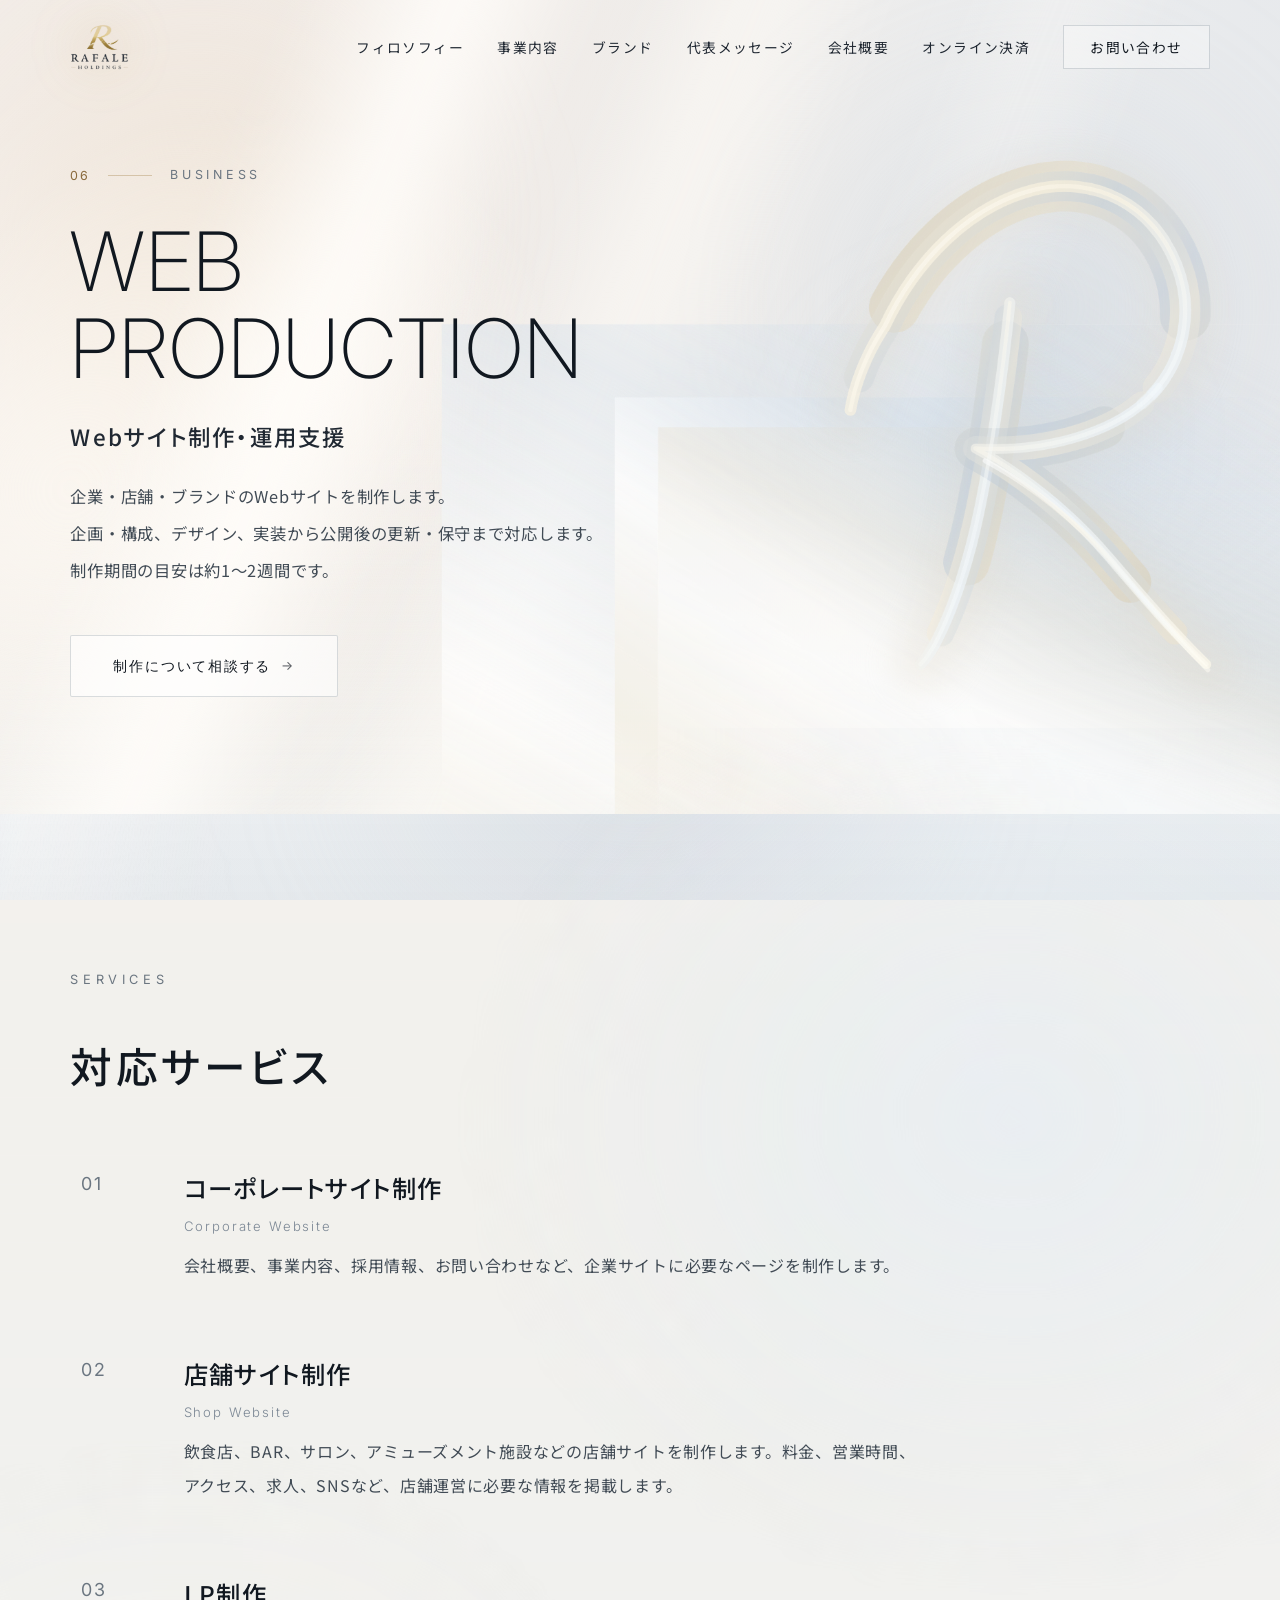
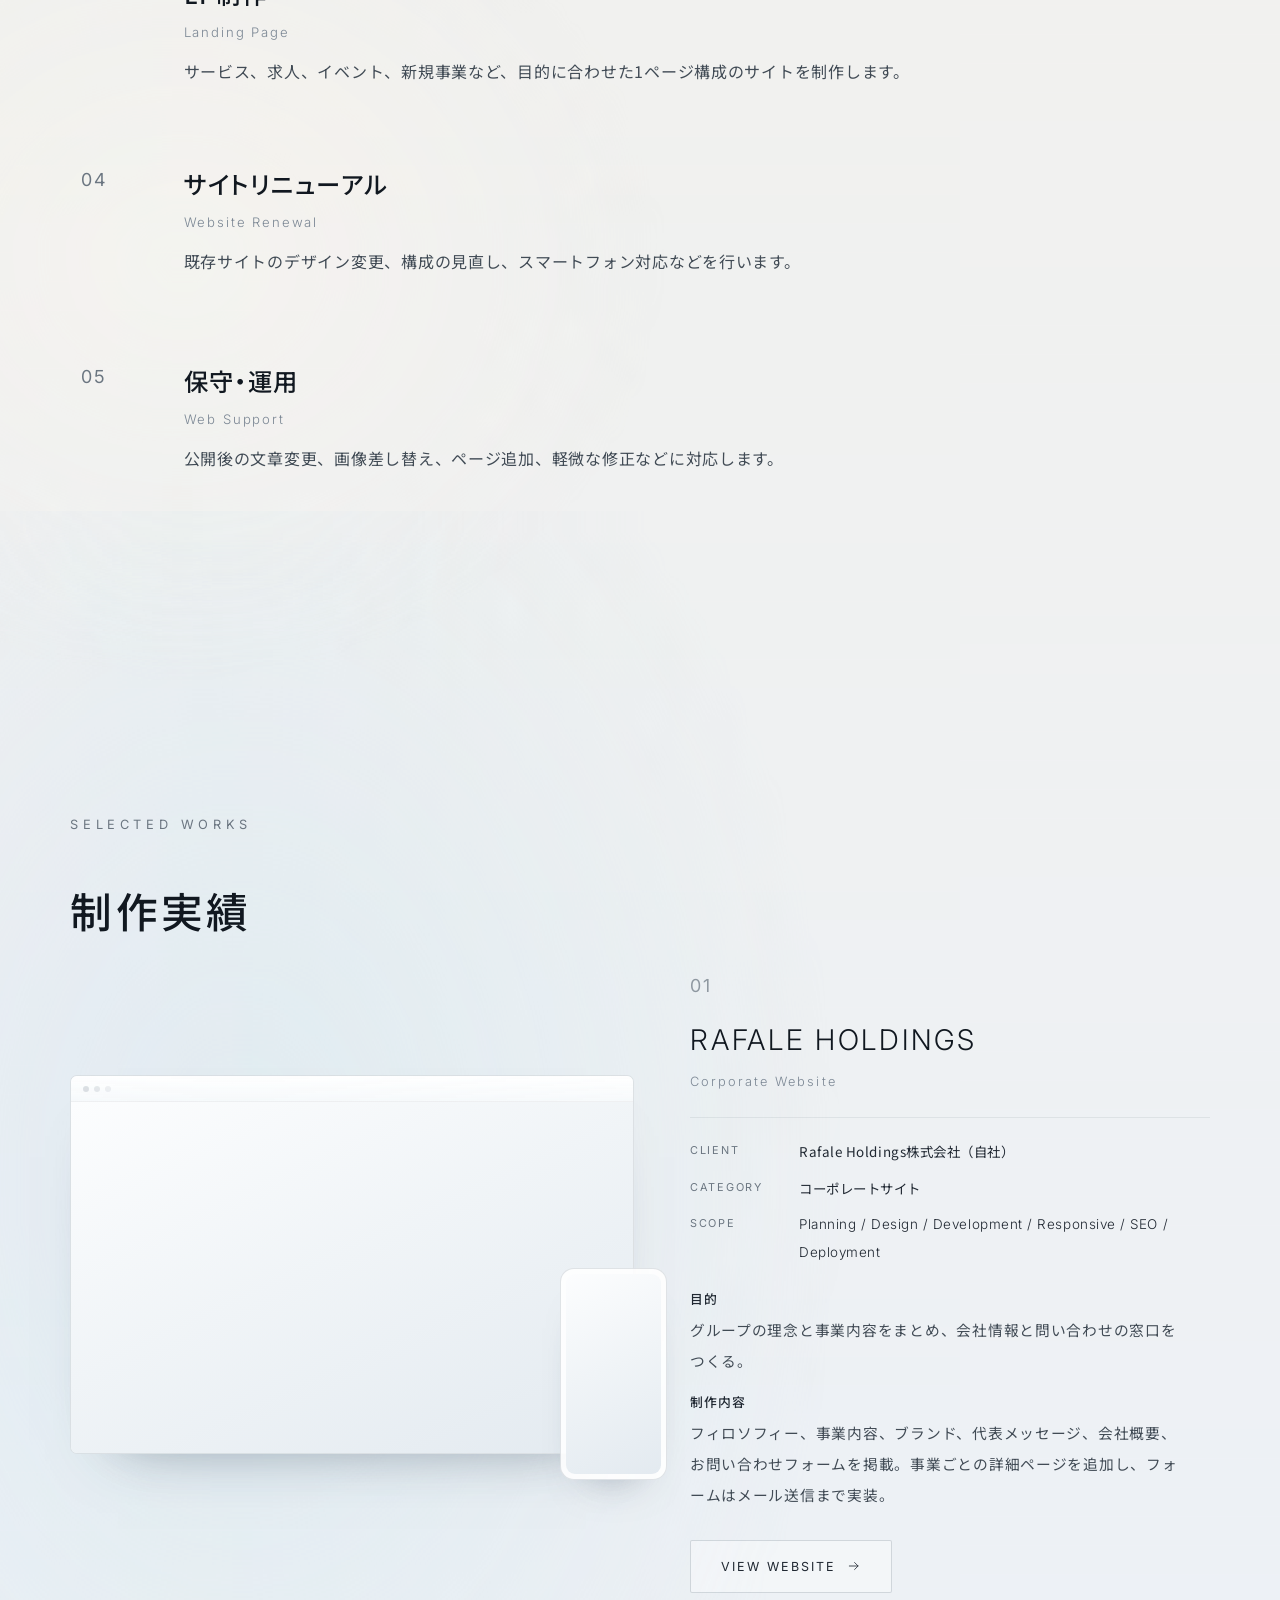
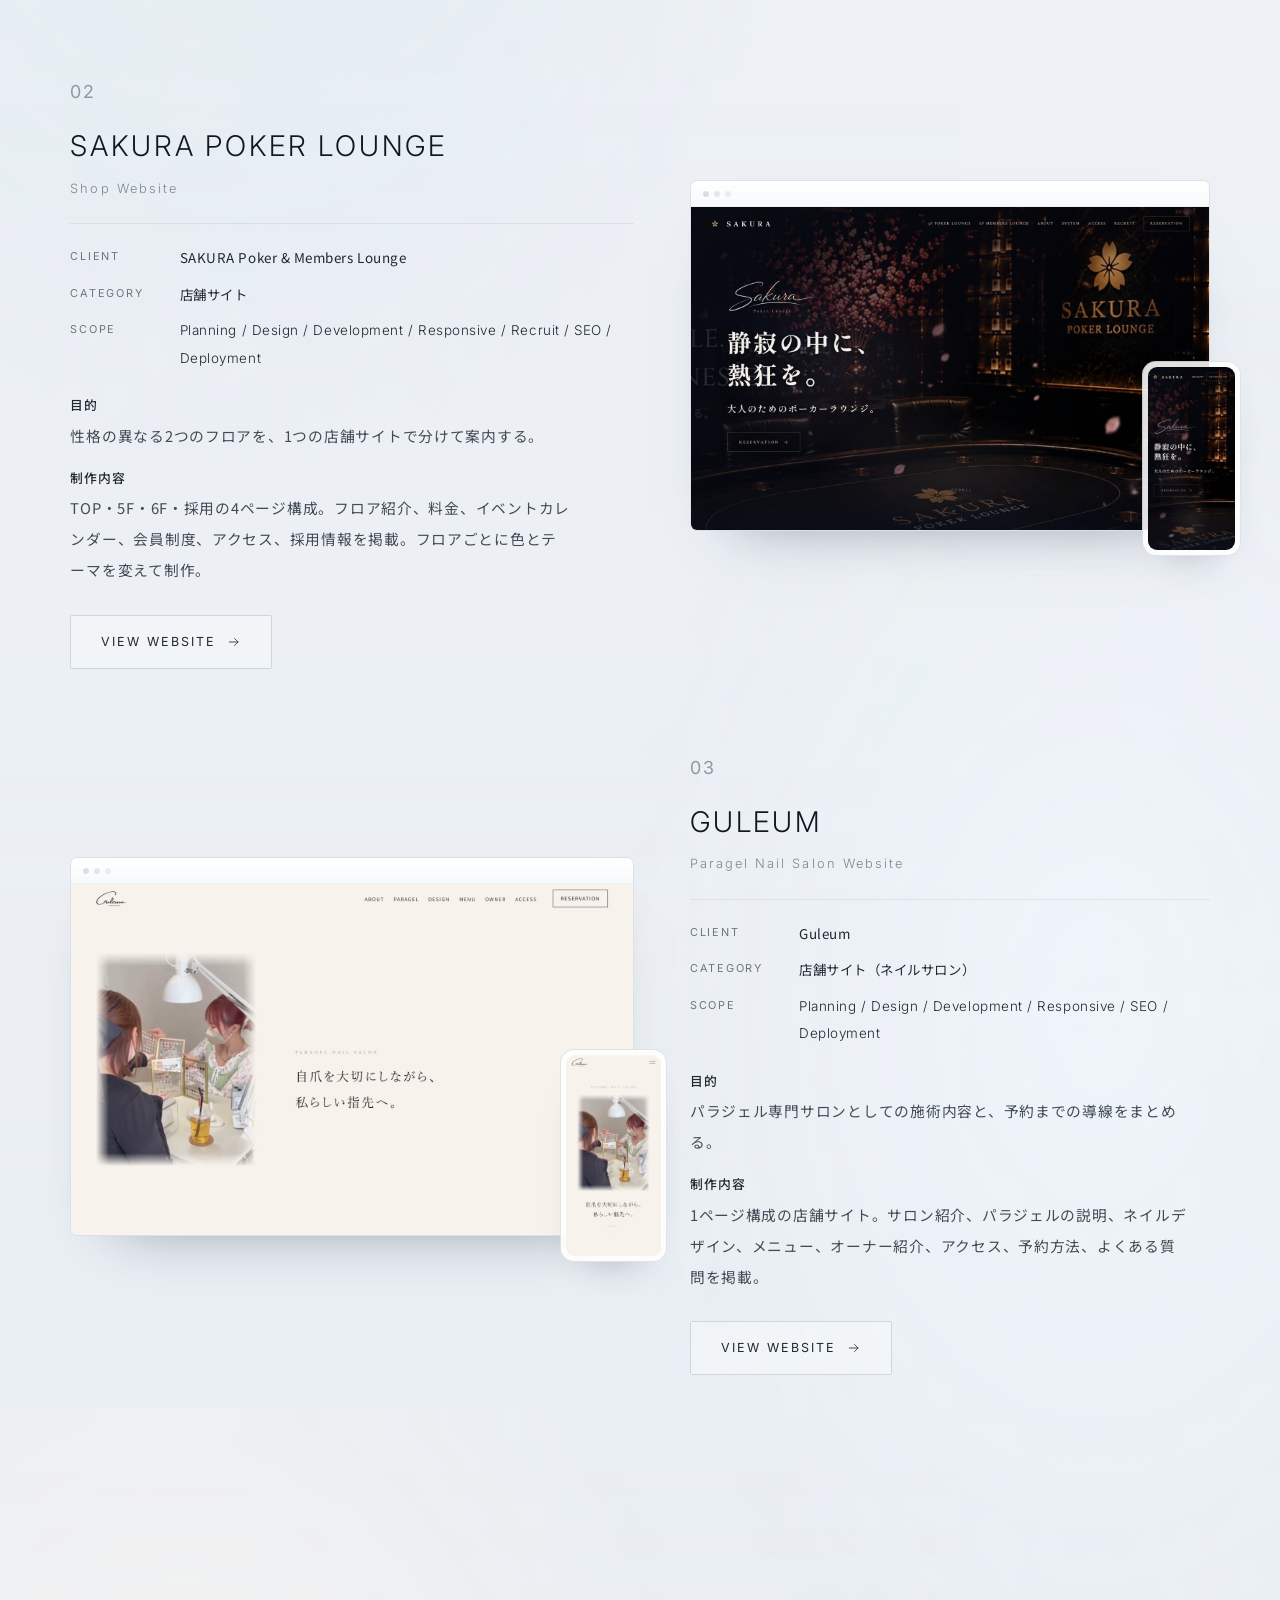
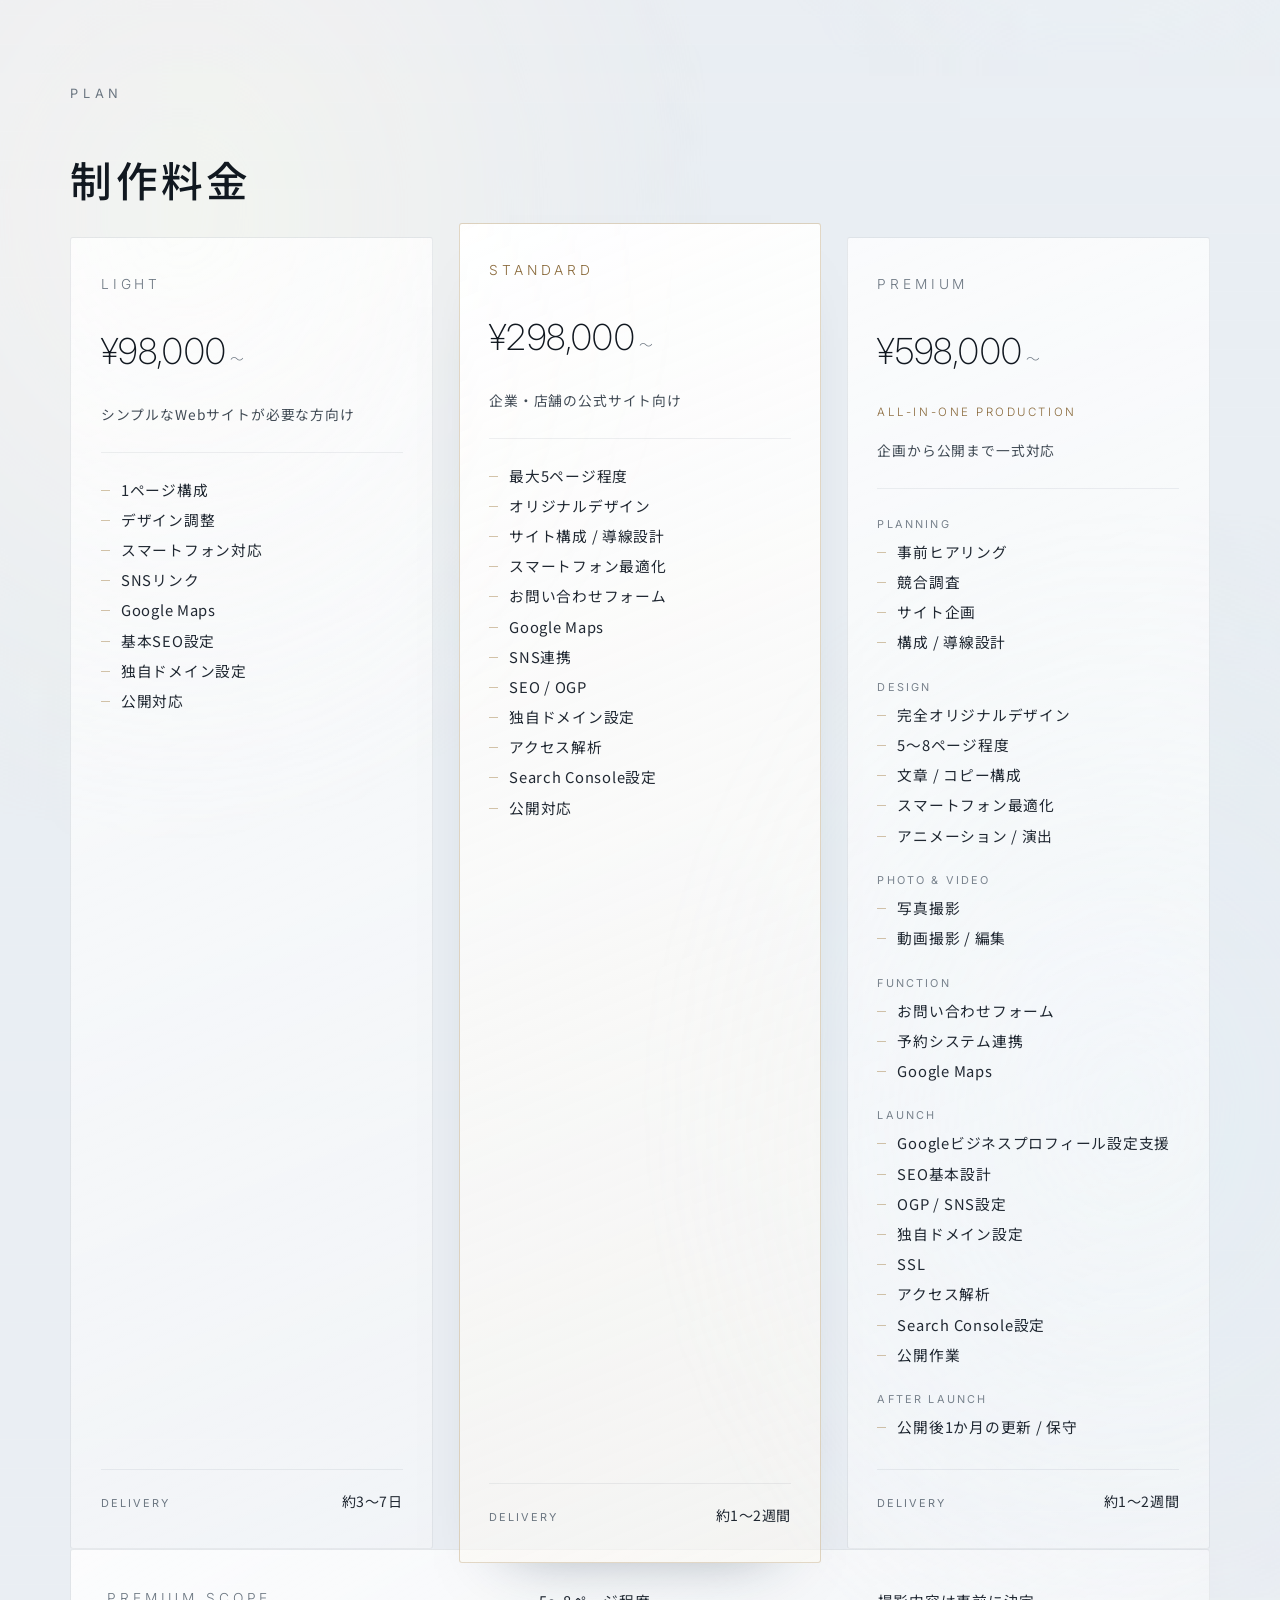
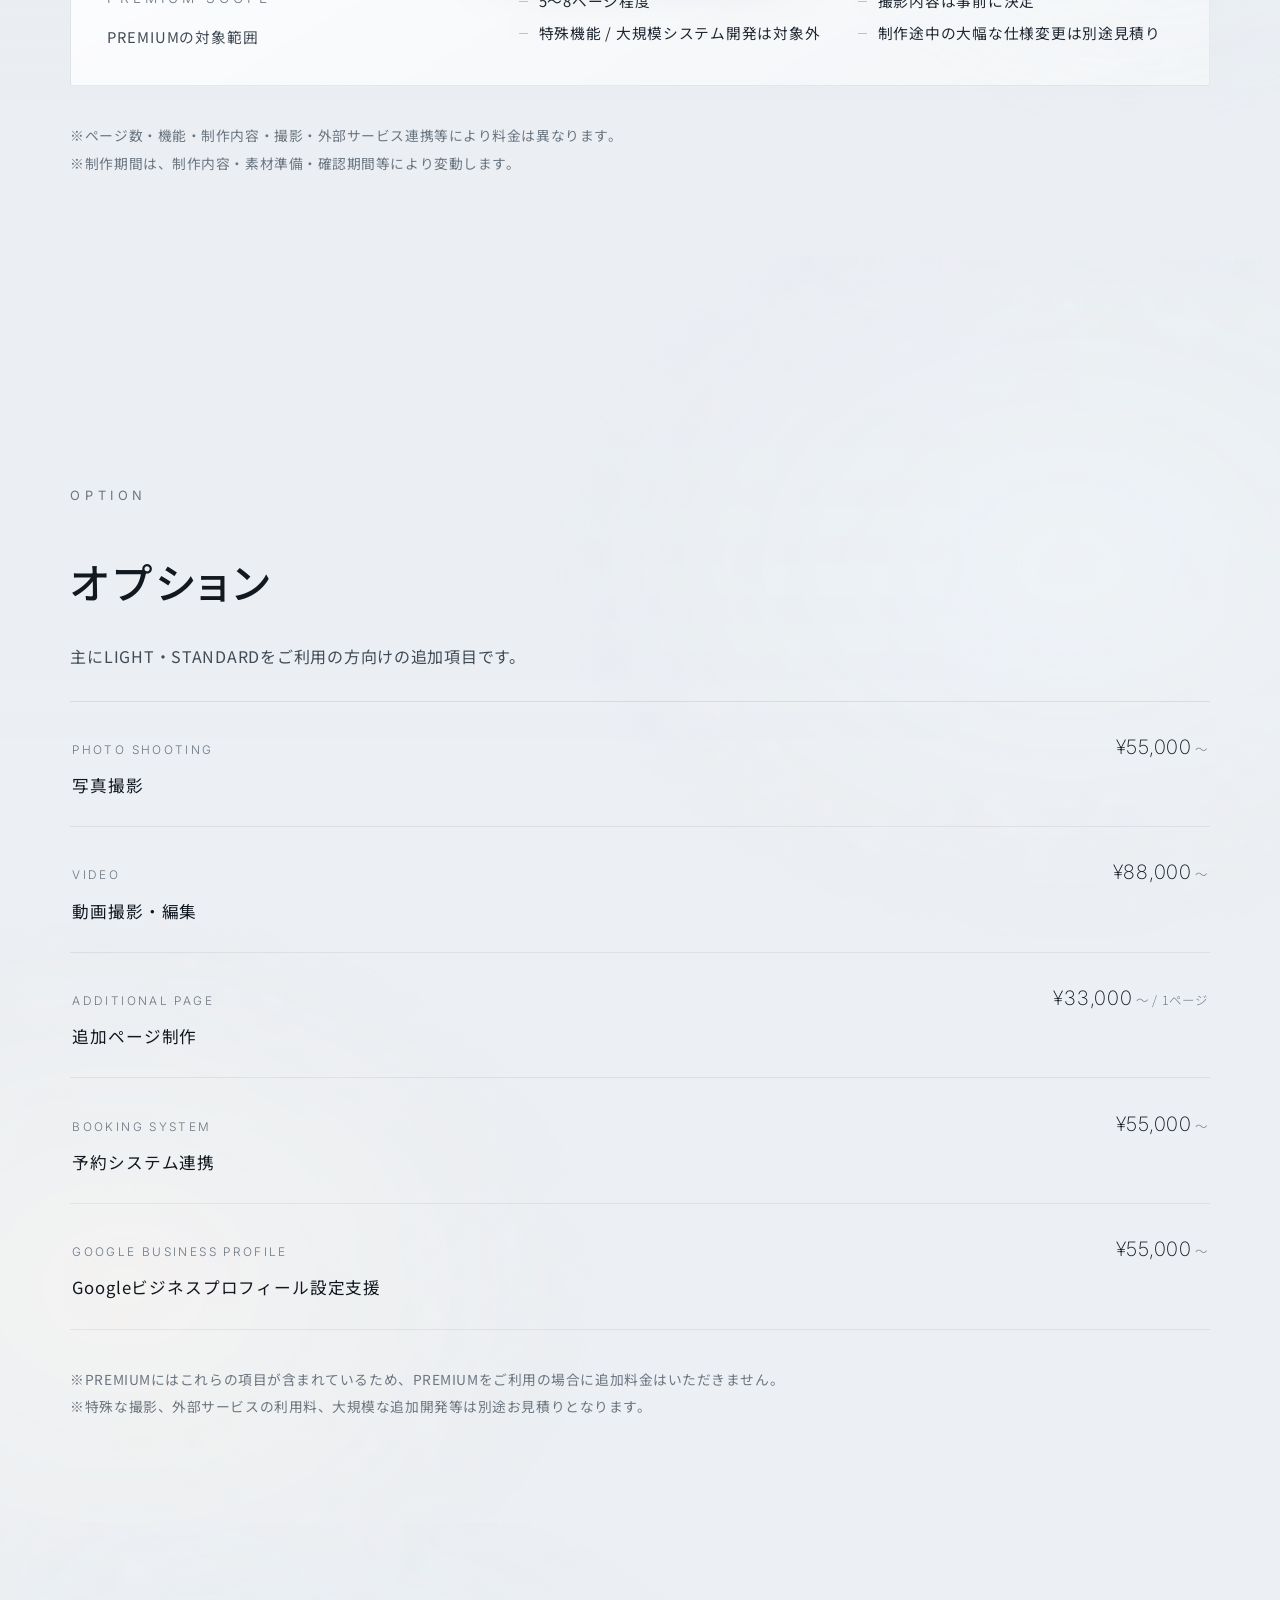
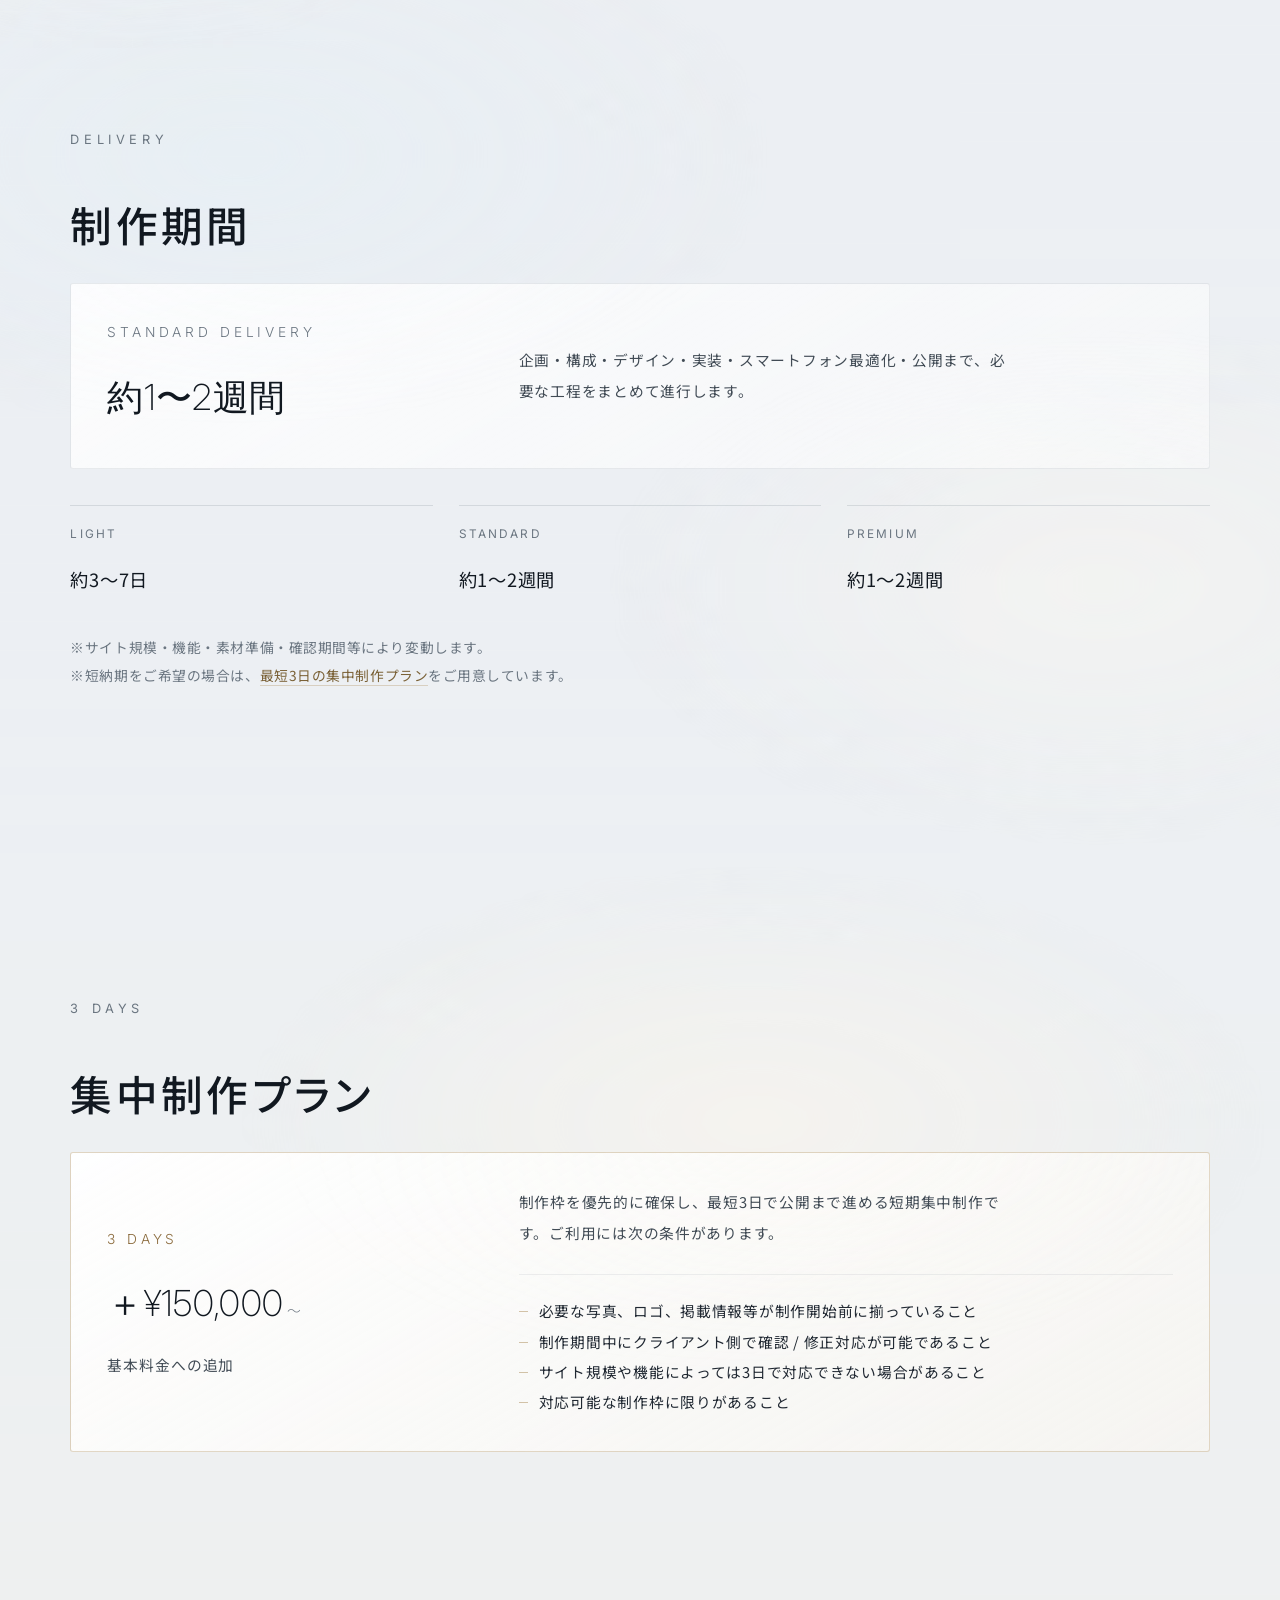
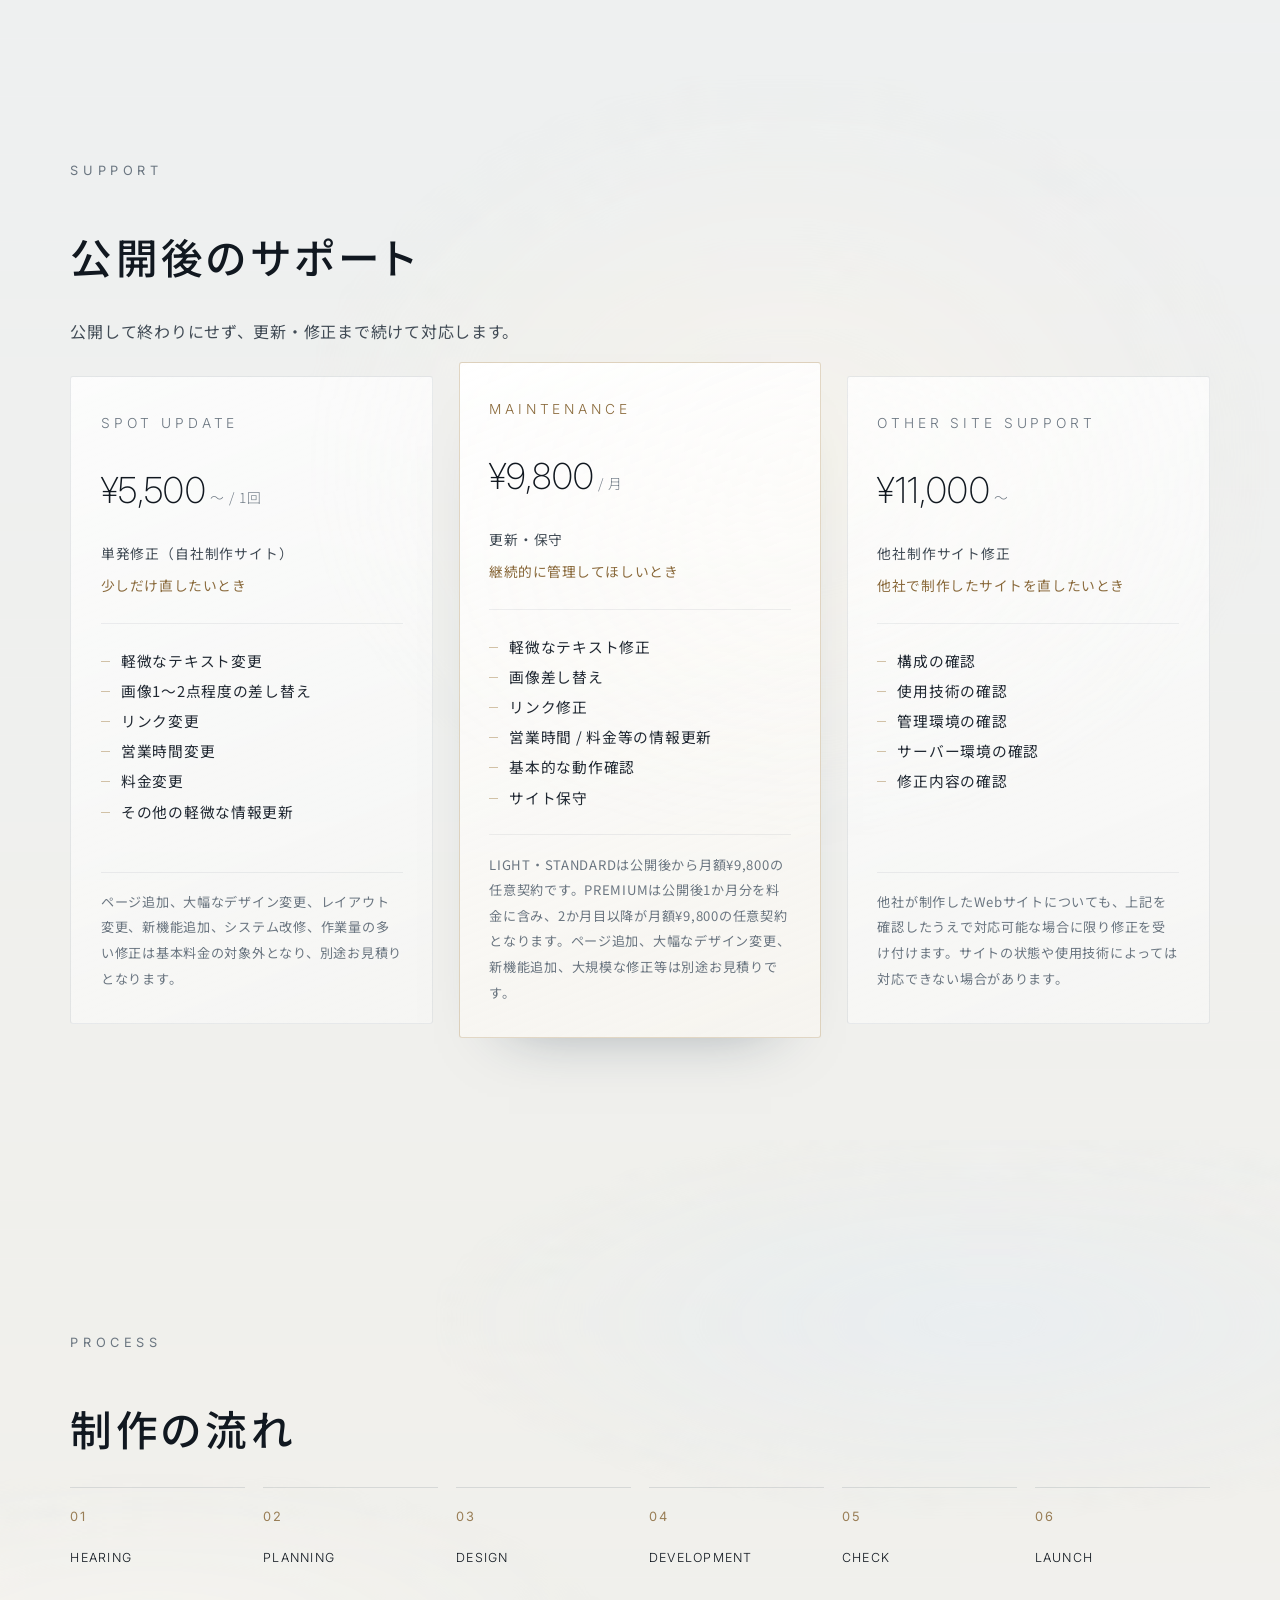
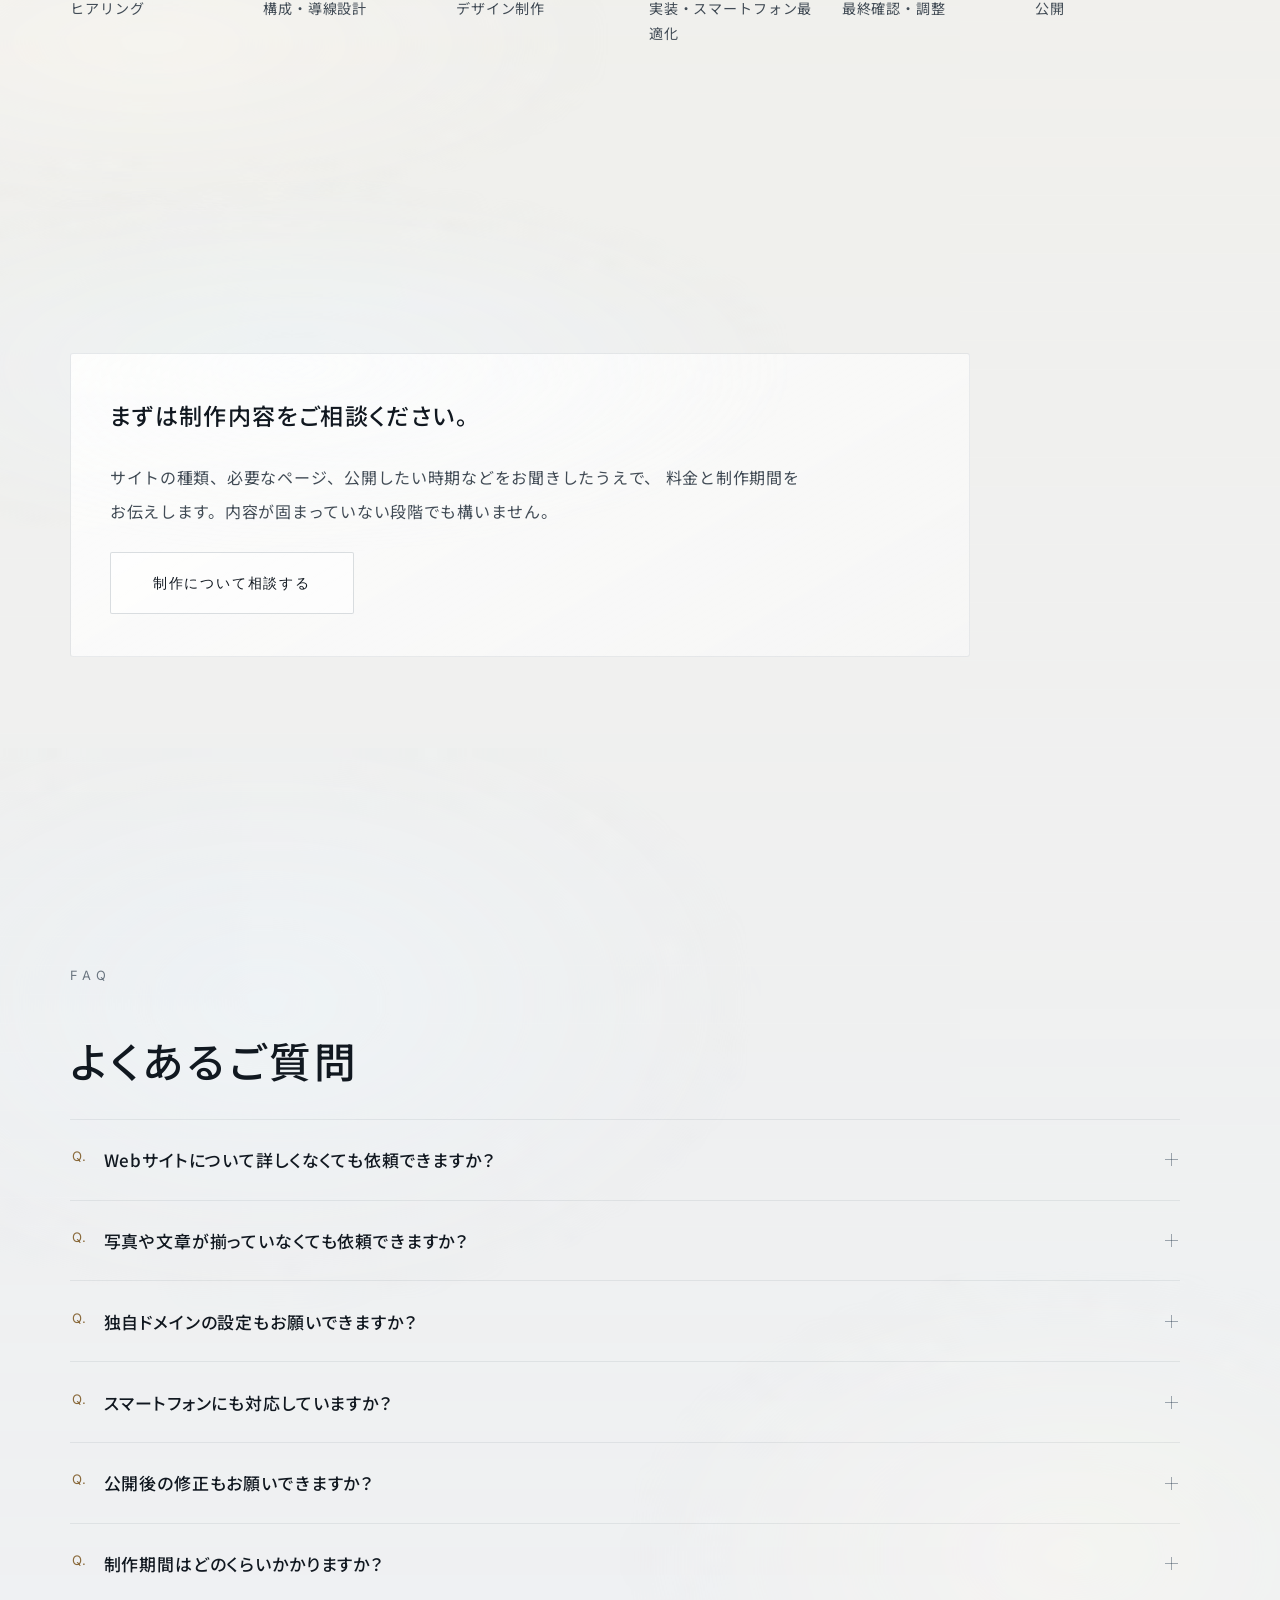
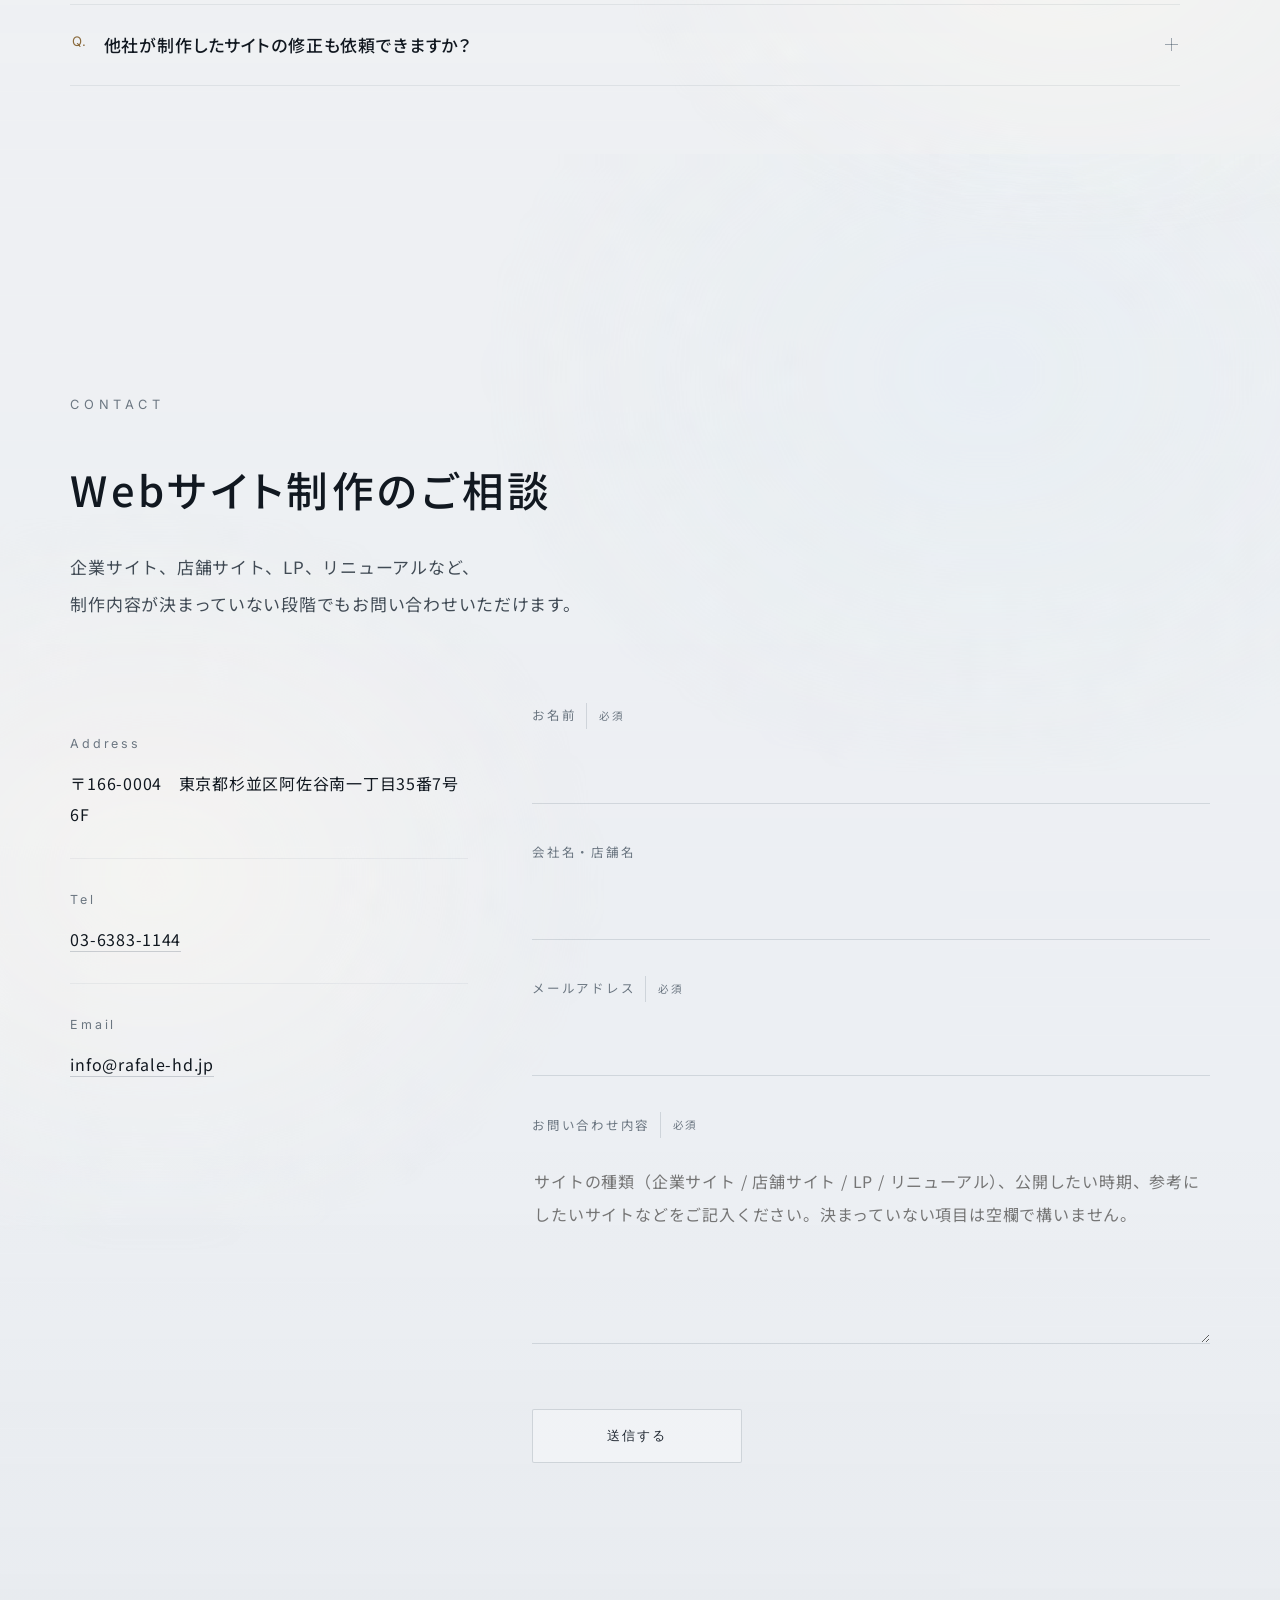
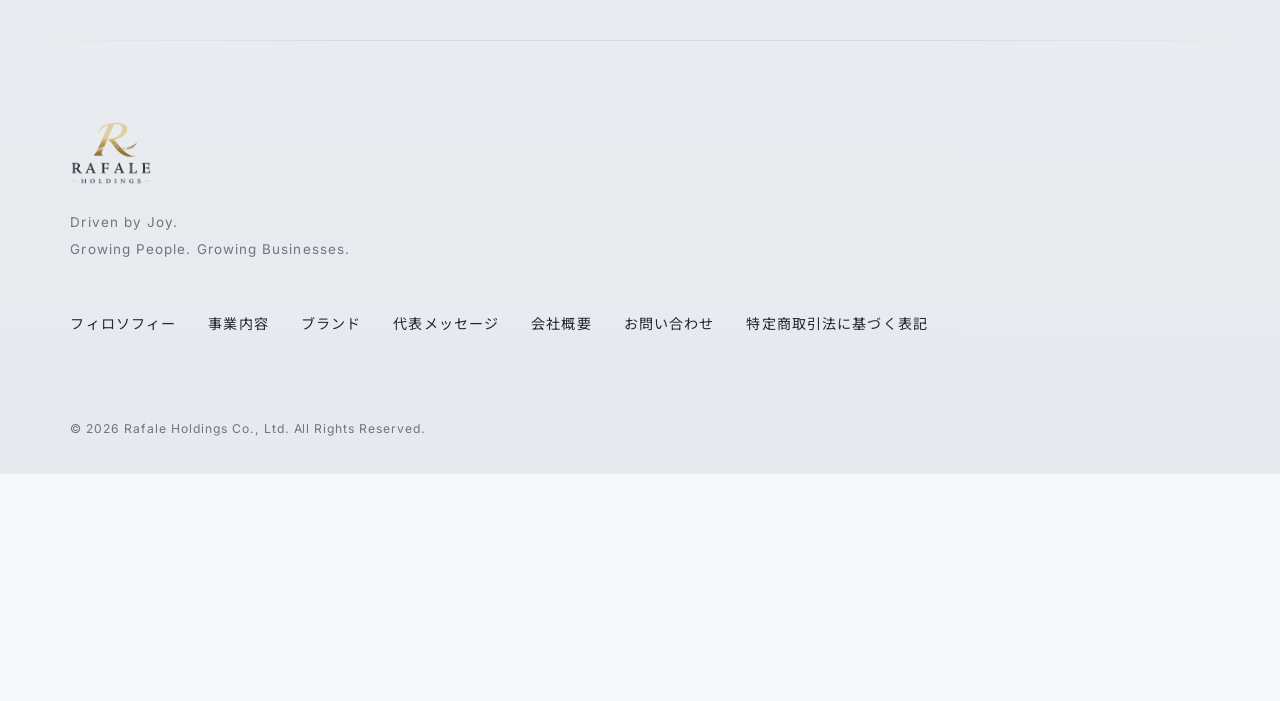
<file: business/web-production.html>
<!DOCTYPE html>
<html lang="ja">
<head>
<meta charset="UTF-8">
<meta name="viewport" content="width=device-width, initial-scale=1.0">
<title>Webサイト制作・運用支援 | Rafale Holdings株式会社</title>
<meta name="description" content="Rafale Holdings株式会社のWebサイト制作・運用支援。企業サイト、店舗サイト、LPの企画・構成、デザイン、撮影、実装、公開、更新・保守まで対応します。制作料金は98,000円〜、制作期間は約1〜2週間（最短3日の集中制作プランあり）。">
<meta name="robots" content="index, follow">
<meta name="theme-color" content="#F7F8FA">
<meta name="color-scheme" content="light">

<link rel="canonical" href="https://rafale-hd.jp/business/web-production">

<meta property="og:type" content="website">
<meta property="og:site_name" content="Rafale Holdings株式会社">
<meta property="og:title" content="Webサイト制作・運用支援 | Rafale Holdings株式会社">
<meta property="og:description" content="企業サイト、店舗サイト、LPの企画・構成、デザイン、撮影、実装、公開、更新・保守まで対応します。制作料金は98,000円〜、制作期間は約1〜2週間。">
<meta property="og:url" content="https://rafale-hd.jp/business/web-production">
<meta property="og:image" content="https://rafale-hd.jp/img/ogp-hero.jpg?v=1">
<meta property="og:image:width" content="1200">
<meta property="og:image:height" content="630">
<meta property="og:image:type" content="image/jpeg">
<meta property="og:image:alt" content="Rafale Holdings株式会社 - Webサイト制作・運用支援">
<meta property="og:locale" content="ja_JP">
<meta name="twitter:card" content="summary_large_image">
<meta name="twitter:title" content="Webサイト制作・運用支援 | Rafale Holdings株式会社">
<meta name="twitter:description" content="企業サイト、店舗サイト、LPの企画・構成、デザイン、撮影、実装、公開、更新・保守まで対応します。制作料金は98,000円〜、制作期間は約1〜2週間。">
<meta name="twitter:image" content="https://rafale-hd.jp/img/ogp-hero.jpg?v=1">
<meta name="twitter:image:alt" content="Rafale Holdings株式会社 - Webサイト制作・運用支援">

<link rel="icon" type="image/png" sizes="32x32" href="/img/favicon-32.png?v=2">
<link rel="icon" type="image/png" sizes="16x16" href="/img/favicon-16.png?v=2">
<link rel="apple-touch-icon" sizes="180x180" href="/img/apple-touch-icon.png?v=2">
<link rel="manifest" href="/site.webmanifest">
<meta name="apple-mobile-web-app-title" content="Rafale Holdings">
<meta name="apple-mobile-web-app-capable" content="yes">
<meta name="apple-mobile-web-app-status-bar-style" content="black-translucent">

<link rel="preconnect" href="https://fonts.googleapis.com">
<link rel="preconnect" href="https://fonts.gstatic.com" crossorigin>
<link href="https://fonts.googleapis.com/css2?family=Inter:wght@100;200;300;400;500&family=Noto+Sans+JP:wght@200;300;400;500&display=swap" rel="stylesheet">
<!-- 共通のデザイン（色・文字・余白・罫線・ヘッダー・フッター・R の描画）は
     TOPページと同じ css/style.css をそのまま使う。
     このページだけに必要な指定を business-detail.css で後から足している。 -->
<link rel="stylesheet" href="/css/style.css?v=64">
<link rel="stylesheet" href="/css/business-detail.css?v=4">

<script type="application/ld+json">
{
  "@context": "https://schema.org",
  "@type": "Service",
  "name": "Webサイト制作・運用支援",
  "serviceType": "Webサイト制作・運用支援",
  "url": "https://rafale-hd.jp/business/web-production",
  "description": "企業サイト、店舗サイト、LPの企画・構成、デザイン、撮影、実装、公開、更新・保守まで対応します。",
  "areaServed": "JP",
  "provider": {
    "@type": "Organization",
    "name": "Rafale Holdings株式会社",
    "url": "https://rafale-hd.jp/",
    "email": "info@rafale-hd.jp"
  },
  "offers": [
    { "@type": "Offer", "name": "LIGHT", "price": "98000", "priceCurrency": "JPY", "description": "シンプルなWebサイトが必要な方向け（1ページ構成 / 制作期間の目安 約3〜7日）" },
    { "@type": "Offer", "name": "STANDARD", "price": "298000", "priceCurrency": "JPY", "description": "企業・店舗の公式サイト向け（最大5ページ程度 / 制作期間の目安 約1〜2週間）" },
    { "@type": "Offer", "name": "PREMIUM", "price": "598000", "priceCurrency": "JPY", "description": "企画・撮影・デザイン・実装・公開まで一式対応（5〜8ページ程度 / 制作期間の目安 約1〜2週間）" },
    { "@type": "Offer", "name": "3 DAYS 集中制作プラン", "price": "150000", "priceCurrency": "JPY", "description": "制作枠を優先的に確保し、最短3日で公開まで進める短期集中制作（基本料金への追加）" },
    { "@type": "Offer", "name": "MAINTENANCE", "price": "9800", "priceCurrency": "JPY", "description": "公開後の更新・保守（月額 / 任意契約）" },
    { "@type": "Offer", "name": "SPOT UPDATE", "price": "5500", "priceCurrency": "JPY", "description": "自社制作サイトの単発修正（1回あたり）" },
    { "@type": "Offer", "name": "OTHER SITE SUPPORT", "price": "11000", "priceCurrency": "JPY", "description": "他社が制作したWebサイトの修正（対応可能な場合に限る）" }
  ]
}
</script>
<script type="application/ld+json">
{
  "@context": "https://schema.org",
  "@type": "BreadcrumbList",
  "itemListElement": [
    { "@type": "ListItem", "position": 1, "name": "ホーム", "item": "https://rafale-hd.jp/" },
    { "@type": "ListItem", "position": 2, "name": "事業内容", "item": "https://rafale-hd.jp/#business" },
    { "@type": "ListItem", "position": 3, "name": "Webサイト制作・運用支援", "item": "https://rafale-hd.jp/business/web-production" }
  ]
}
</script>
<script type="application/ld+json">
{
  "@context": "https://schema.org",
  "@type": "FAQPage",
  "mainEntity": [
    { "@type": "Question", "name": "Webサイトについて詳しくなくても依頼できますか？",
      "acceptedAnswer": { "@type": "Answer", "text": "はい。必要な内容を確認しながら進めますので、専門的な知識は必要ありません。" } },
    { "@type": "Question", "name": "写真や文章が揃っていなくても依頼できますか？",
      "acceptedAnswer": { "@type": "Answer", "text": "はい。文章については制作内容に応じて対応可能です。写真や素材についてもご相談ください。" } },
    { "@type": "Question", "name": "独自ドメインの設定もお願いできますか？",
      "acceptedAnswer": { "@type": "Answer", "text": "はい。ドメイン設定、DNS設定、SSL対応、本番公開まで対応可能です。" } },
    { "@type": "Question", "name": "スマートフォンにも対応していますか？",
      "acceptedAnswer": { "@type": "Answer", "text": "はい。PC・タブレット・スマートフォンに対応したレスポンシブデザインで制作します。" } },
    { "@type": "Question", "name": "公開後の修正もお願いできますか？",
      "acceptedAnswer": { "@type": "Answer", "text": "はい。1回ごとの単発修正（5,500円〜）と、月額の更新・保守（9,800円 / 月）のどちらでも対応します。" } },
    { "@type": "Question", "name": "制作期間はどのくらいかかりますか？",
      "acceptedAnswer": { "@type": "Answer", "text": "LIGHTは約3〜7日、STANDARDとPREMIUMは約1〜2週間が目安です。短納期をご希望の場合は、制作枠を優先的に確保して最短3日で公開まで進める集中制作プラン（＋150,000円〜）をご案内します。いずれもサイト規模・機能・素材準備・確認期間等により変動します。" } },
    { "@type": "Question", "name": "他社が制作したサイトの修正も依頼できますか？",
      "acceptedAnswer": { "@type": "Answer", "text": "対応可能な場合に限りお受けします（11,000円〜）。既存サイトの構成、使用技術、管理環境、サーバー環境、修正内容を確認したうえでご案内します。サイトの状態や使用技術によっては対応できない場合があります。" } }
  ]
}
</script>
</head>
<body class="bd-page">

<a href="#main-content" class="skip-link">本文へスキップ</a>
<div class="scroll-progress" id="scroll-progress" aria-hidden="true"></div>

<!-- ページ全体の地。TOPと同じ1枚のグラデーションだが、このページには
     BRANDS（黒）が無いので、区切り位置だけこのページ用に固定してある。 -->
<div class="page-tone" aria-hidden="true"></div>

<!-- FIELD ― TOPと同じ固定背景（白い空間・自然光・絹の反射） -->
<div class="field" aria-hidden="true">
  <div class="field-sky"></div>
  <div class="field-daylight"></div>
  <div class="field-lamps">
    <span class="field-lamp field-lamp--a"></span>
    <span class="field-lamp field-lamp--b"></span>
    <span class="field-lamp field-lamp--c"></span>
    <span class="field-pane"></span>
  </div>
  <div class="field-silk">
    <span class="field-silk-band field-silk-band--1"></span>
    <span class="field-silk-band field-silk-band--2"></span>
    <span class="field-silk-band field-silk-band--3"></span>
  </div>
  <div class="field-floor"></div>
</div>

<header class="site-header" id="site-header">
  <div class="header-inner">
    <a href="/" class="logo" aria-label="Rafale Holdings 株式会社 トップへ">
      <img src="/img/logo-light.png?v=1" alt="Rafale Holdings" class="logo-img" width="736" height="575" decoding="async">
    </a>
    <nav class="main-nav" id="main-nav" aria-label="メインナビゲーション">
      <ul>
        <li><a href="/#philosophy" class="nav-link">フィロソフィー</a></li>
        <li><a href="/#business" class="nav-link">事業内容</a></li>
        <li><a href="/#brands" class="nav-link">ブランド</a></li>
        <li><a href="/#message" class="nav-link">代表メッセージ</a></li>
        <li><a href="/#company" class="nav-link">会社概要</a></li>
        <!-- オンライン決済 ― Squareの決済ページへ直接飛ぶ外部リンク。
             URLは js/site-config.js の SQUARE_PAYMENT_LINK_URL だけで管理していて、
             ここには書かない（決済セクションのボタンと同じ値を共有する）。
             未設定・仮URL・Square以外のURLのときは js/script.js が hidden を
             外さないので、この項目自体がメニューに出ない。 -->
        <li data-payment-nav hidden><a class="nav-link" data-payment-link target="_blank" rel="noopener noreferrer">オンライン決済</a></li>
        <li><a href="#contact" class="nav-link nav-cta">お問い合わせ</a></li>
      </ul>
    </nav>
    <button class="hamburger" id="hamburger" aria-label="メニューを開く" aria-expanded="false" aria-controls="main-nav">
      <span></span><span></span><span></span>
    </button>
  </div>
</header>

<main id="main-content">

  <!-- ============================ HERO ============================
       左に言葉、右に TOP と同じ Signature R。
       R の SVG・グラデーション・描画のCSSは TOP と同一のものを使い、
       このページでは置き場所と大きさだけを変えている。
       スマホでは1カラムになり、R は文章の下へ回る（重ならない）。 -->
  <section class="hero bd-hero" id="top">

    <!-- 空気 ― TOPと同じ6層 -->
    <div class="hero-atmos" aria-hidden="true">
      <span class="hero-halo"></span>
      <span class="hero-tint"></span>
      <span class="hero-silver"></span>
      <span class="hero-warm"></span>
      <span class="hero-sweep"></span>
      <span class="hero-rays"></span>
    </div>

    <!-- 右下から流れる光 ― R の描画に合わせて立ち上がる（TOPと同じ） -->
    <div class="hero-flow" aria-hidden="true">
      <span class="hero-flow-a"></span>
      <span class="hero-flow-b"></span>
      <span class="hero-flow-c"></span>
    </div>

    <div class="hero-inner">
      <div class="bd-hero-grid">

        <div class="hero-main bd-hero-main">
          <p class="bd-eyebrow">
            <span class="bd-eyebrow-num" lang="en">06</span>
            <span class="bd-eyebrow-rule" aria-hidden="true"></span>
            <a href="/#business" class="bd-eyebrow-link" lang="en">BUSINESS</a>
          </p>

          <h1 class="bd-hero-title" lang="en">
            <span class="bd-title-line"><span class="bd-title-in">WEB</span></span>
            <span class="bd-title-line"><span class="bd-title-in">PRODUCTION</span></span>
          </h1>

          <p class="bd-hero-sub">Webサイト制作・運用支援</p>

          <p class="bd-hero-desc">
            企業・店舗・ブランドのWebサイトを制作します。<br class="only-pc">
            企画・構成、デザイン、実装から公開後の更新・保守まで対応します。<br class="only-pc">
            制作期間の目安は約1〜2週間です。
          </p>

          <a href="#contact" class="btn hero-cta bd-hero-cta">制作について相談する</a>
        </div>

        <!-- TOPページの「動きのある R」。SVGの中身・線の太さ・色・描画順は
             index.html と同一。位置と大きさだけをこのページ用にしている。 -->
        <div class="hero-sign bd-hero-sign" aria-hidden="true">
          <svg class="r-sign" viewBox="0 0 540 730" fill="none" preserveAspectRatio="xMidYMid meet" role="presentation">
            <defs>
              <path id="r-main" pathLength="1000"
                    d="M 18 336
                       C 24 300, 40 256, 68 214
                       C 112 120, 190 40, 284 16
                       C 374 -6, 458 38, 492 124
                       C 520 194, 502 272, 448 322
                       C 396 370, 300 398, 200 392
                       C 268 428, 340 486, 396 552
                       C 442 606, 492 664, 536 706"/>
              <path id="r-stem" pathLength="1000"
                    d="M 250 180
                       C 240 280, 226 380, 208 470
                       C 192 552, 168 626, 140 678
                       C 132 692, 126 700, 120 706"/>
              <path id="r-hair" pathLength="1000"
                    d="M 214 410
                       C 282 446, 352 502, 406 566
                       C 450 618, 496 672, 538 714"/>

              <linearGradient id="ink-body" x1="0.08" y1="0" x2="0.92" y2="1">
                <stop offset="0"    stop-color="#C9B994"/>
                <stop offset="0.26" stop-color="#E8DCBE"/>
                <stop offset="0.52" stop-color="#B8C7D8"/>
                <stop offset="0.78" stop-color="#E3D5B4"/>
                <stop offset="1"    stop-color="#C4B393"/>
              </linearGradient>
              <linearGradient id="ink-mid" x1="0.16" y1="0.06" x2="0.86" y2="0.96">
                <stop offset="0"    stop-color="#F2E8D2"/>
                <stop offset="0.28" stop-color="#BECDDD"/>
                <stop offset="0.55" stop-color="#F5EDDB"/>
                <stop offset="0.8"  stop-color="#C6D4E3"/>
                <stop offset="1"    stop-color="#EFE4CC"/>
              </linearGradient>
              <linearGradient id="ink-core" x1="0" y1="0" x2="1" y2="1">
                <stop offset="0"    stop-color="#FFFCF3"/>
                <stop offset="0.3"  stop-color="#F8F0DC"/>
                <stop offset="0.62" stop-color="#EDF4FA"/>
                <stop offset="1"    stop-color="#FFFAEC"/>
              </linearGradient>
              <linearGradient id="ink-hl" x1="0.1" y1="0" x2="0.9" y2="1">
                <stop offset="0"    stop-color="#FFFFFF"/>
                <stop offset="0.34" stop-color="#FFF7E4"/>
                <stop offset="0.68" stop-color="#F4FAFF"/>
                <stop offset="1"    stop-color="#FFFDF4"/>
              </linearGradient>
            </defs>

            <g class="r-glow">
              <use href="#r-main"/><use href="#r-stem"/>
            </g>

            <use class="r-ink loop-body" href="#r-main"/>
            <use class="r-ink loop-mid"  href="#r-main"/>
            <use class="r-ink loop-core" href="#r-main"/>

            <use class="r-ink stem-body" href="#r-stem"/>
            <use class="r-ink stem-mid"  href="#r-stem"/>
            <use class="r-ink stem-core" href="#r-stem"/>

            <use class="r-ink leg-body" href="#r-main"/>
            <use class="r-ink leg-mid"  href="#r-main"/>
            <use class="r-ink leg-core" href="#r-main"/>

            <use class="r-ink hl-main" href="#r-main"/>
            <use class="r-ink hl-stem" href="#r-stem"/>
            <use class="r-ink hair"    href="#r-hair"/>

            <g class="r-sheen">
              <use href="#r-main"/><use href="#r-stem"/>
            </g>
          </svg>
        </div>

      </div>
    </div>
  </section>

  <!-- ============================ SERVICES ============================
       番号・罫線・余白・文字組は TOP の BUSINESS と同じ組み方
       （.biz-list / .biz-row）をそのまま使っている。 -->
  <section class="section" id="services">
    <div class="section-inner">
      <header class="section-head">
        <p class="section-tag reveal" lang="en">SERVICES</p>
      </header>
      <h2 class="section-title reveal">対応サービス</h2>

      <ol class="biz-list">
        <li class="biz-row reveal">
          <span class="biz-num" lang="en" aria-hidden="true">01</span>
          <div class="biz-body">
            <h3 class="biz-name">コーポレートサイト制作<span class="biz-en" lang="en">Corporate Website</span></h3>
            <p class="biz-desc">会社概要、事業内容、採用情報、お問い合わせなど、企業サイトに必要なページを制作します。</p>
          </div>
        </li>

        <li class="biz-row reveal">
          <span class="biz-num" lang="en" aria-hidden="true">02</span>
          <div class="biz-body">
            <h3 class="biz-name">店舗サイト制作<span class="biz-en" lang="en">Shop Website</span></h3>
            <p class="biz-desc">飲食店、BAR、サロン、アミューズメント施設などの店舗サイトを制作します。料金、営業時間、アクセス、求人、SNSなど、店舗運営に必要な情報を掲載します。</p>
          </div>
        </li>

        <li class="biz-row reveal">
          <span class="biz-num" lang="en" aria-hidden="true">03</span>
          <div class="biz-body">
            <h3 class="biz-name">LP制作<span class="biz-en" lang="en">Landing Page</span></h3>
            <p class="biz-desc">サービス、求人、イベント、新規事業など、目的に合わせた1ページ構成のサイトを制作します。</p>
          </div>
        </li>

        <li class="biz-row reveal">
          <span class="biz-num" lang="en" aria-hidden="true">04</span>
          <div class="biz-body">
            <h3 class="biz-name">サイトリニューアル<span class="biz-en" lang="en">Website Renewal</span></h3>
            <p class="biz-desc">既存サイトのデザイン変更、構成の見直し、スマートフォン対応などを行います。</p>
          </div>
        </li>

        <li class="biz-row reveal">
          <span class="biz-num" lang="en" aria-hidden="true">05</span>
          <div class="biz-body">
            <h3 class="biz-name">保守・運用<span class="biz-en" lang="en">Web Support</span></h3>
            <p class="biz-desc">公開後の文章変更、画像差し替え、ページ追加、軽微な修正などに対応します。</p>
          </div>
        </li>
      </ol>
    </div>
  </section>

  <!-- ============================ SELECTED WORKS ============================
       実物のサイトを見せる場所。PC・スマートフォンの枠だけ先に用意してある。
       画像は img/works/ に下記のファイル名で置くと、そのまま画面の中に入る。
         img/works/rafale-pc.jpg / rafale-sp.jpg
         img/works/sakura-pc.jpg / sakura-sp.jpg
         img/works/guleum-pc.jpg / guleum-sp.jpg
       ファイルが無い間は、枠の中が無地のままになるだけで崩れない。
       （実物ではないスクリーンショットは置いていない）
       画像は <img loading="lazy" decoding="async"> で入れている。
       背景画像だと遅延読み込みが効かず、スクロールで実績に差し掛かった
       ところで一斉に読み込み・展開が走って引っかかるため。 -->
  <section class="section" id="works">
    <div class="section-inner">
      <header class="section-head">
        <p class="section-tag reveal" lang="en">SELECTED WORKS</p>
      </header>
      <h2 class="section-title reveal">制作実績</h2>

      <ol class="bd-works">
        <li class="bd-work reveal">
          <div class="bd-work-visual">
            <!-- 公開中の rafale-hd.jp を実際に表示して撮影したキャプチャ。
                 PC=1440×900（16:10）／スマホ=390px幅で撮影し2倍で保存（9:19）。
                 差し替えるときは同じファイル名で上書きし、末尾の ?v= を1つ上げる
                 （/img/* は1週間キャッシュされるため）。 -->
            <div class="bd-mock" aria-hidden="true">
              <div class="bd-mock-pc">
                <span class="bd-mock-screen">
                  <img src="/img/works/rafale-pc.jpg?v=1" alt="" width="1440" height="900" loading="lazy" decoding="async">
                </span>
              </div>
              <div class="bd-mock-sp">
                <span class="bd-mock-screen">
                  <img src="/img/works/rafale-sp.jpg?v=1" alt="" width="780" height="1648" loading="lazy" decoding="async"
                       srcset="/img/works/rafale-sp-390.jpg?v=1 390w, /img/works/rafale-sp.jpg?v=1 780w"
                       sizes="(max-width: 768px) 80px, 150px">
                </span>
              </div>
            </div>
          </div>

          <div class="bd-work-body">
            <span class="bd-work-num" lang="en" aria-hidden="true">01</span>
            <h3 class="bd-work-name" lang="en">RAFALE HOLDINGS</h3>
            <p class="bd-work-type" lang="en">Corporate Website</p>

            <!-- 実績は CLIENT / CATEGORY / SCOPE で揃える。
                 目的・制作内容は、公開中のサイトで確認できることだけを書く。 -->
            <dl class="bd-work-meta">
              <div><dt lang="en">CLIENT</dt><dd>Rafale Holdings株式会社（自社）</dd></div>
              <div><dt lang="en">CATEGORY</dt><dd>コーポレートサイト</dd></div>
              <div><dt lang="en">SCOPE</dt><dd class="bd-work-scope" lang="en">Planning / Design / Development / Responsive / SEO / Deployment</dd></div>
            </dl>

            <div class="bd-work-facts">
              <p class="bd-work-fact"><b>目的</b>グループの理念と事業内容をまとめ、会社情報と問い合わせの窓口をつくる。</p>
              <p class="bd-work-fact"><b>制作内容</b>フィロソフィー、事業内容、ブランド、代表メッセージ、会社概要、お問い合わせフォームを掲載。事業ごとの詳細ページを追加し、フォームはメール送信まで実装。</p>
            </div>
            <a href="https://rafale-hd.jp/" class="bd-work-link" lang="en"
               target="_blank" rel="noopener noreferrer"
               aria-label="RAFALE HOLDINGS のサイトを見る（新しいタブで開きます）">
              <span>VIEW WEBSITE</span>
              <svg viewBox="0 0 24 24" width="14" height="14" aria-hidden="true">
                <path d="M4 12h15M13 6l6 6-6 6" fill="none" stroke="currentColor" stroke-width="1.4" stroke-linecap="round" stroke-linejoin="round"/>
              </svg>
            </a>
          </div>
        </li>

        <li class="bd-work reveal">
          <div class="bd-work-visual">
            <!-- 同上。公開中の sakura-poker.jp を実際に表示して撮影したキャプチャ。 -->
            <div class="bd-mock" aria-hidden="true">
              <div class="bd-mock-pc">
                <span class="bd-mock-screen">
                  <img src="/img/works/sakura-pc.jpg?v=1" alt="" width="1440" height="900" loading="lazy" decoding="async">
                </span>
              </div>
              <div class="bd-mock-sp">
                <span class="bd-mock-screen">
                  <img src="/img/works/sakura-sp.jpg?v=1" alt="" width="780" height="1648" loading="lazy" decoding="async"
                       srcset="/img/works/sakura-sp-390.jpg?v=1 390w, /img/works/sakura-sp.jpg?v=1 780w"
                       sizes="(max-width: 768px) 80px, 150px">
                </span>
              </div>
            </div>
          </div>

          <div class="bd-work-body">
            <span class="bd-work-num" lang="en" aria-hidden="true">02</span>
            <h3 class="bd-work-name" lang="en">SAKURA POKER LOUNGE</h3>
            <p class="bd-work-type" lang="en">Shop Website</p>

            <dl class="bd-work-meta">
              <div><dt lang="en">CLIENT</dt><dd>SAKURA Poker &amp; Members Lounge</dd></div>
              <div><dt lang="en">CATEGORY</dt><dd>店舗サイト</dd></div>
              <div><dt lang="en">SCOPE</dt><dd class="bd-work-scope" lang="en">Planning / Design / Development / Responsive / Recruit / SEO / Deployment</dd></div>
            </dl>

            <div class="bd-work-facts">
              <p class="bd-work-fact"><b>目的</b>性格の異なる2つのフロアを、1つの店舗サイトで分けて案内する。</p>
              <p class="bd-work-fact"><b>制作内容</b>TOP・5F・6F・採用の4ページ構成。フロア紹介、料金、イベントカレンダー、会員制度、アクセス、採用情報を掲載。フロアごとに色とテーマを変えて制作。</p>
            </div>
            <a href="https://sakura-poker.jp/" class="bd-work-link" lang="en"
               target="_blank" rel="noopener noreferrer"
               aria-label="SAKURA POKER LOUNGE のサイトを見る（新しいタブで開きます）">
              <span>VIEW WEBSITE</span>
              <svg viewBox="0 0 24 24" width="14" height="14" aria-hidden="true">
                <path d="M4 12h15M13 6l6 6-6 6" fill="none" stroke="currentColor" stroke-width="1.4" stroke-linecap="round" stroke-linejoin="round"/>
              </svg>
            </a>
          </div>
        </li>

        <li class="bd-work reveal">
          <div class="bd-work-visual">
            <!-- 同上。公開中の guleum-nail.jp を実際に表示して撮影したキャプチャ。 -->
            <div class="bd-mock" aria-hidden="true">
              <div class="bd-mock-pc">
                <span class="bd-mock-screen">
                  <img src="/img/works/guleum-pc.jpg?v=2" alt="" width="1440" height="900" loading="lazy" decoding="async">
                </span>
              </div>
              <div class="bd-mock-sp">
                <span class="bd-mock-screen">
                  <img src="/img/works/guleum-sp.jpg?v=1" alt="" width="780" height="1648" loading="lazy" decoding="async"
                       srcset="/img/works/guleum-sp-390.jpg?v=1 390w, /img/works/guleum-sp.jpg?v=1 780w"
                       sizes="(max-width: 768px) 80px, 150px">
                </span>
              </div>
            </div>
          </div>

          <div class="bd-work-body">
            <span class="bd-work-num" lang="en" aria-hidden="true">03</span>
            <h3 class="bd-work-name" lang="en">GULEUM</h3>
            <p class="bd-work-type" lang="en">Paragel Nail Salon Website</p>

            <dl class="bd-work-meta">
              <div><dt lang="en">CLIENT</dt><dd>Guleum</dd></div>
              <div><dt lang="en">CATEGORY</dt><dd>店舗サイト（ネイルサロン）</dd></div>
              <div><dt lang="en">SCOPE</dt><dd class="bd-work-scope" lang="en">Planning / Design / Development / Responsive / SEO / Deployment</dd></div>
            </dl>

            <div class="bd-work-facts">
              <p class="bd-work-fact"><b>目的</b>パラジェル専門サロンとしての施術内容と、予約までの導線をまとめる。</p>
              <p class="bd-work-fact"><b>制作内容</b>1ページ構成の店舗サイト。サロン紹介、パラジェルの説明、ネイルデザイン、メニュー、オーナー紹介、アクセス、予約方法、よくある質問を掲載。</p>
            </div>
            <a href="https://guleum-nail.jp/" class="bd-work-link" lang="en"
               target="_blank" rel="noopener noreferrer"
               aria-label="GULEUM のサイトを見る（新しいタブで開きます）">
              <span>VIEW WEBSITE</span>
              <svg viewBox="0 0 24 24" width="14" height="14" aria-hidden="true">
                <path d="M4 12h15M13 6l6 6-6 6" fill="none" stroke="currentColor" stroke-width="1.4" stroke-linecap="round" stroke-linejoin="round"/>
              </svg>
            </a>
          </div>
        </li>
      </ol>
    </div>
  </section>

  <!-- ============================ PLAN ============================ -->
  <section class="section" id="plan">
    <div class="section-inner">
      <header class="section-head">
        <p class="section-tag reveal" lang="en">PLAN</p>
      </header>
      <h2 class="section-title reveal">制作料金</h2>

      <div class="bd-plans">
        <article class="bd-plan reveal">
          <h3 class="bd-plan-name" lang="en">LIGHT</h3>
          <p class="bd-plan-price"><span class="bd-plan-price-num">¥98,000</span><span class="bd-plan-price-unit">〜</span></p>
          <p class="bd-plan-for">シンプルなWebサイトが必要な方向け</p>
          <ul class="bd-plan-items">
            <li>1ページ構成</li>
            <li>デザイン調整</li>
            <li>スマートフォン対応</li>
            <li>SNSリンク</li>
            <li>Google Maps</li>
            <li>基本SEO設定</li>
            <li>独自ドメイン設定</li>
            <li>公開対応</li>
          </ul>
          <p class="bd-plan-term">
            <span class="bd-plan-term-label" lang="en">DELIVERY</span>
            <span class="bd-plan-term-value">約3〜7日</span>
          </p>
        </article>

        <article class="bd-plan bd-plan--main reveal">
          <h3 class="bd-plan-name" lang="en">STANDARD</h3>
          <p class="bd-plan-price"><span class="bd-plan-price-num">¥298,000</span><span class="bd-plan-price-unit">〜</span></p>
          <p class="bd-plan-for">企業・店舗の公式サイト向け</p>
          <ul class="bd-plan-items">
            <li>最大5ページ程度</li>
            <li>オリジナルデザイン</li>
            <li>サイト構成 / 導線設計</li>
            <li>スマートフォン最適化</li>
            <li>お問い合わせフォーム</li>
            <li>Google Maps</li>
            <li>SNS連携</li>
            <li>SEO / OGP</li>
            <li>独自ドメイン設定</li>
            <li>アクセス解析</li>
            <li>Search Console設定</li>
            <li>公開対応</li>
          </ul>
          <p class="bd-plan-term">
            <span class="bd-plan-term-label" lang="en">DELIVERY</span>
            <span class="bd-plan-term-value">約1〜2週間</span>
          </p>
        </article>

        <!-- PREMIUM は対応する範囲が広いので、内訳を小見出しで区切って読めるようにしている。
             枠・色・文字は他の2つと同じ（ここだけ派手にはしない）。 -->
        <article class="bd-plan reveal">
          <h3 class="bd-plan-name" lang="en">PREMIUM</h3>
          <p class="bd-plan-price"><span class="bd-plan-price-num">¥598,000</span><span class="bd-plan-price-unit">〜</span></p>
          <p class="bd-plan-tag" lang="en">ALL-IN-ONE PRODUCTION</p>
          <p class="bd-plan-for">企画から公開まで一式対応</p>
          <ul class="bd-plan-items">
            <li class="bd-plan-group" lang="en">PLANNING</li>
            <li>事前ヒアリング</li>
            <li>競合調査</li>
            <li>サイト企画</li>
            <li>構成 / 導線設計</li>

            <li class="bd-plan-group" lang="en">DESIGN</li>
            <li>完全オリジナルデザイン</li>
            <li>5〜8ページ程度</li>
            <li>文章 / コピー構成</li>
            <li>スマートフォン最適化</li>
            <li>アニメーション / 演出</li>

            <li class="bd-plan-group" lang="en">PHOTO &amp; VIDEO</li>
            <li>写真撮影</li>
            <li>動画撮影 / 編集</li>

            <li class="bd-plan-group" lang="en">FUNCTION</li>
            <li>お問い合わせフォーム</li>
            <li>予約システム連携</li>
            <li>Google Maps</li>

            <li class="bd-plan-group" lang="en">LAUNCH</li>
            <li>Googleビジネスプロフィール設定支援</li>
            <li>SEO基本設計</li>
            <li>OGP / SNS設定</li>
            <li>独自ドメイン設定</li>
            <li>SSL</li>
            <li>アクセス解析</li>
            <li>Search Console設定</li>
            <li>公開作業</li>

            <li class="bd-plan-group" lang="en">AFTER LAUNCH</li>
            <li>公開後1か月の更新 / 保守</li>
          </ul>
          <p class="bd-plan-term">
            <span class="bd-plan-term-label" lang="en">DELIVERY</span>
            <span class="bd-plan-term-value">約1〜2週間</span>
          </p>
        </article>
      </div>

      <!-- PREMIUM が「無制限」に見えないように、対象範囲をここで明記する -->
      <div class="bd-maint bd-maint--wide bd-maint--stack reveal">
        <div>
          <p class="bd-block-en" lang="en">PREMIUM SCOPE</p>
          <p class="bd-block-jp">PREMIUMの対象範囲</p>
        </div>
        <ul class="bd-plan-items bd-maint-items">
          <li>5〜8ページ程度</li>
          <li>撮影内容は事前に決定</li>
          <li>特殊機能 / 大規模システム開発は対象外</li>
          <li>制作途中の大幅な仕様変更は別途見積り</li>
        </ul>
      </div>

      <ul class="bd-notes reveal">
        <li>※ページ数・機能・制作内容・撮影・外部サービス連携等により料金は異なります。</li>
        <li>※制作期間は、制作内容・素材準備・確認期間等により変動します。</li>
      </ul>
    </div>
  </section>

  <!-- ============================ OPTION ============================
       LIGHT・STANDARD に足せる項目。PREMIUM には最初から含まれているので、
       重ねて請求しないことをここに書いておく。 -->
  <section class="section" id="option">
    <div class="section-inner">
      <header class="section-head">
        <p class="section-tag reveal" lang="en">OPTION</p>
      </header>
      <h2 class="section-title reveal">オプション</h2>
      <p class="section-lead bd-block-lead reveal">主にLIGHT・STANDARDをご利用の方向けの追加項目です。</p>

      <ol class="bd-options">
        <li class="bd-option reveal">
          <span>
            <span class="bd-option-en" lang="en">PHOTO SHOOTING</span>
            <span class="bd-option-jp">写真撮影</span>
          </span>
          <span class="bd-option-price">¥55,000<span class="bd-option-unit">〜</span></span>
        </li>
        <li class="bd-option reveal">
          <span>
            <span class="bd-option-en" lang="en">VIDEO</span>
            <span class="bd-option-jp">動画撮影・編集</span>
          </span>
          <span class="bd-option-price">¥88,000<span class="bd-option-unit">〜</span></span>
        </li>
        <li class="bd-option reveal">
          <span>
            <span class="bd-option-en" lang="en">ADDITIONAL PAGE</span>
            <span class="bd-option-jp">追加ページ制作</span>
          </span>
          <span class="bd-option-price">¥33,000<span class="bd-option-unit">〜 / 1ページ</span></span>
        </li>
        <li class="bd-option reveal">
          <span>
            <span class="bd-option-en" lang="en">BOOKING SYSTEM</span>
            <span class="bd-option-jp">予約システム連携</span>
          </span>
          <span class="bd-option-price">¥55,000<span class="bd-option-unit">〜</span></span>
        </li>
        <li class="bd-option reveal">
          <span>
            <span class="bd-option-en" lang="en">GOOGLE BUSINESS PROFILE</span>
            <span class="bd-option-jp">Googleビジネスプロフィール設定支援</span>
          </span>
          <span class="bd-option-price">¥55,000<span class="bd-option-unit">〜</span></span>
        </li>
      </ol>

      <ul class="bd-notes reveal">
        <li>※PREMIUMにはこれらの項目が含まれているため、PREMIUMをご利用の場合に追加料金はいただきません。</li>
        <li>※特殊な撮影、外部サービスの利用料、大規模な追加開発等は別途お見積りとなります。</li>
      </ul>
    </div>
  </section>

  <!-- ============================ 制作期間 ============================ -->
  <section class="section" id="delivery">
    <div class="section-inner">
      <header class="section-head">
        <p class="section-tag reveal" lang="en">DELIVERY</p>
      </header>
      <h2 class="section-title reveal">制作期間</h2>

      <div class="bd-maint bd-maint--wide bd-maint--stack reveal">
        <div>
          <p class="bd-block-en" lang="en">STANDARD DELIVERY</p>
          <p class="bd-block-price"><span class="bd-plan-price-num">約1〜2週間</span></p>
        </div>
        <p class="bd-work-fact">企画・構成・デザイン・実装・スマートフォン最適化・公開まで、必要な工程をまとめて進行します。</p>
      </div>

      <ol class="bd-terms">
        <li class="bd-term reveal">
          <span class="bd-term-name" lang="en">LIGHT</span>
          <span class="bd-term-value">約3〜7日</span>
        </li>
        <li class="bd-term reveal">
          <span class="bd-term-name" lang="en">STANDARD</span>
          <span class="bd-term-value">約1〜2週間</span>
        </li>
        <li class="bd-term reveal">
          <span class="bd-term-name" lang="en">PREMIUM</span>
          <span class="bd-term-value">約1〜2週間</span>
        </li>
      </ol>

      <ul class="bd-notes reveal">
        <li>※サイト規模・機能・素材準備・確認期間等により変動します。</li>
        <!-- 短納期の案内はここでは一行だけ。金額・条件は下の 3 DAYS で説明する。 -->
        <li>※短納期をご希望の場合は、<a href="#sprint" class="bd-inline-link">最短3日の集中制作プラン</a>をご用意しています。</li>
      </ul>
    </div>
  </section>

  <!-- ============================ 3 DAYS ============================
       オプションとは別枠。制作枠を先に押さえるサービスなので、
       「早く作れる」ではなく「枠を確保して集中して進める」と書く。 -->
  <section class="section" id="sprint">
    <div class="section-inner">
      <header class="section-head">
        <p class="section-tag reveal" lang="en">3 DAYS</p>
      </header>
      <h2 class="section-title reveal">集中制作プラン</h2>

      <div class="bd-maint bd-maint--wide bd-maint--stack bd-maint--accent reveal">
        <div>
          <p class="bd-block-en" lang="en">3 DAYS</p>
          <p class="bd-block-price"><span class="bd-plan-price-num">＋¥150,000</span><span class="bd-plan-price-unit">〜</span></p>
          <p class="bd-block-jp">基本料金への追加</p>
        </div>
        <div>
          <p class="bd-work-fact">制作枠を優先的に確保し、最短3日で公開まで進める短期集中制作です。ご利用には次の条件があります。</p>
          <ul class="bd-plan-items">
            <li>必要な写真、ロゴ、掲載情報等が制作開始前に揃っていること</li>
            <li>制作期間中にクライアント側で確認 / 修正対応が可能であること</li>
            <li>サイト規模や機能によっては3日で対応できない場合があること</li>
            <li>対応可能な制作枠に限りがあること</li>
          </ul>
        </div>
      </div>
    </div>
  </section>

  <!-- ============================ 公開後のサポート ============================
       「少しだけ直したい」「継続して管理してほしい」「他社で作ったサイトを直したい」
       の3つを並べて選べるようにしている。カードの枠は料金表と同じもの。 -->
  <section class="section" id="maintenance">
    <div class="section-inner">
      <header class="section-head">
        <p class="section-tag reveal" lang="en">SUPPORT</p>
      </header>
      <h2 class="section-title reveal">公開後のサポート</h2>
      <p class="section-lead bd-block-lead reveal">公開して終わりにせず、更新・修正まで続けて対応します。</p>

      <div class="bd-plans">
        <article class="bd-plan reveal">
          <h3 class="bd-plan-name" lang="en">SPOT UPDATE</h3>
          <p class="bd-plan-price"><span class="bd-plan-price-num">¥5,500</span><span class="bd-plan-price-unit">〜 / 1回</span></p>
          <p class="bd-plan-for">単発修正（自社制作サイト）</p>
          <p class="bd-plan-use">少しだけ直したいとき</p>
          <ul class="bd-plan-items">
            <li>軽微なテキスト変更</li>
            <li>画像1〜2点程度の差し替え</li>
            <li>リンク変更</li>
            <li>営業時間変更</li>
            <li>料金変更</li>
            <li>その他の軽微な情報更新</li>
          </ul>
          <p class="bd-plan-out">ページ追加、大幅なデザイン変更、レイアウト変更、新機能追加、システム改修、作業量の多い修正は基本料金の対象外となり、別途お見積りとなります。</p>
        </article>

        <article class="bd-plan bd-plan--main reveal">
          <h3 class="bd-plan-name" lang="en">MAINTENANCE</h3>
          <p class="bd-plan-price"><span class="bd-plan-price-num">¥9,800</span><span class="bd-plan-price-unit">/ 月</span></p>
          <p class="bd-plan-for">更新・保守</p>
          <p class="bd-plan-use">継続的に管理してほしいとき</p>
          <ul class="bd-plan-items">
            <li>軽微なテキスト修正</li>
            <li>画像差し替え</li>
            <li>リンク修正</li>
            <li>営業時間 / 料金等の情報更新</li>
            <li>基本的な動作確認</li>
            <li>サイト保守</li>
          </ul>
          <p class="bd-plan-out">LIGHT・STANDARDは公開後から月額¥9,800の任意契約です。PREMIUMは公開後1か月分を料金に含み、2か月目以降が月額¥9,800の任意契約となります。ページ追加、大幅なデザイン変更、新機能追加、大規模な修正等は別途お見積りです。</p>
        </article>

        <article class="bd-plan reveal">
          <h3 class="bd-plan-name" lang="en">OTHER SITE SUPPORT</h3>
          <p class="bd-plan-price"><span class="bd-plan-price-num">¥11,000</span><span class="bd-plan-price-unit">〜</span></p>
          <p class="bd-plan-for">他社制作サイト修正</p>
          <p class="bd-plan-use">他社で制作したサイトを直したいとき</p>
          <ul class="bd-plan-items">
            <li>構成の確認</li>
            <li>使用技術の確認</li>
            <li>管理環境の確認</li>
            <li>サーバー環境の確認</li>
            <li>修正内容の確認</li>
          </ul>
          <p class="bd-plan-out">他社が制作したWebサイトについても、上記を確認したうえで対応可能な場合に限り修正を受け付けます。サイトの状態や使用技術によっては対応できない場合があります。</p>
        </article>
      </div>
    </div>
  </section>

  <!-- ============================ PROCESS ============================ -->
  <section class="section" id="process">
    <div class="section-inner">
      <header class="section-head">
        <p class="section-tag reveal" lang="en">PROCESS</p>
      </header>
      <h2 class="section-title reveal">制作の流れ</h2>

      <ol class="bd-steps">
        <li class="bd-step reveal">
          <span class="bd-step-num" lang="en" aria-hidden="true">01</span>
          <span class="bd-step-en" lang="en">HEARING</span>
          <span class="bd-step-jp">ヒアリング</span>
        </li>
        <li class="bd-step reveal">
          <span class="bd-step-num" lang="en" aria-hidden="true">02</span>
          <span class="bd-step-en" lang="en">PLANNING</span>
          <span class="bd-step-jp">構成・導線設計</span>
        </li>
        <li class="bd-step reveal">
          <span class="bd-step-num" lang="en" aria-hidden="true">03</span>
          <span class="bd-step-en" lang="en">DESIGN</span>
          <span class="bd-step-jp">デザイン制作</span>
        </li>
        <li class="bd-step reveal">
          <span class="bd-step-num" lang="en" aria-hidden="true">04</span>
          <span class="bd-step-en" lang="en">DEVELOPMENT</span>
          <span class="bd-step-jp">実装・スマートフォン最適化</span>
        </li>
        <li class="bd-step reveal">
          <span class="bd-step-num" lang="en" aria-hidden="true">05</span>
          <span class="bd-step-en" lang="en">CHECK</span>
          <span class="bd-step-jp">最終確認・調整</span>
        </li>
        <li class="bd-step reveal">
          <span class="bd-step-num" lang="en" aria-hidden="true">06</span>
          <span class="bd-step-en" lang="en">LAUNCH</span>
          <span class="bd-step-jp">公開</span>
        </li>
      </ol>
    </div>
  </section>

  <!-- ============================ CTA ============================
       料金・期間・保守まで見たあとに、静かに相談へ渡す一帯。
       行き先は同じページ下部の CONTACT フォーム。 -->
  <section class="section" id="cta">
    <div class="section-inner">
      <div class="bd-cta reveal">
        <p class="bd-cta-title">まずは制作内容をご相談ください。</p>
        <p class="bd-cta-desc">
          サイトの種類、必要なページ、公開したい時期などをお聞きしたうえで、
          料金と制作期間をお伝えします。内容が固まっていない段階でも構いません。
        </p>
        <a href="#contact" class="btn">制作について相談する</a>
      </div>
    </div>
  </section>

  <!-- ============================ FAQ ============================
       開閉は <details> の標準機能。JavaScriptは使っていない。 -->
  <section class="section" id="faq">
    <div class="section-inner">
      <header class="section-head">
        <p class="section-tag reveal" lang="en">FAQ</p>
      </header>
      <h2 class="section-title reveal">よくあるご質問</h2>

      <div class="bd-faq">
        <details class="bd-faq-item reveal">
          <summary class="bd-faq-q">
            <span class="bd-faq-mark" lang="en" aria-hidden="true">Q.</span>
            <span class="bd-faq-text">Webサイトについて詳しくなくても依頼できますか？</span>
            <span class="bd-faq-icon" aria-hidden="true"></span>
          </summary>
          <div class="bd-faq-a">
            <span class="bd-faq-mark" lang="en" aria-hidden="true">A.</span>
            <p class="bd-faq-text">はい。必要な内容を確認しながら進めますので、専門的な知識は必要ありません。</p>
          </div>
        </details>

        <details class="bd-faq-item reveal">
          <summary class="bd-faq-q">
            <span class="bd-faq-mark" lang="en" aria-hidden="true">Q.</span>
            <span class="bd-faq-text">写真や文章が揃っていなくても依頼できますか？</span>
            <span class="bd-faq-icon" aria-hidden="true"></span>
          </summary>
          <div class="bd-faq-a">
            <span class="bd-faq-mark" lang="en" aria-hidden="true">A.</span>
            <p class="bd-faq-text">はい。文章については制作内容に応じて対応可能です。写真や素材についてもご相談ください。</p>
          </div>
        </details>

        <details class="bd-faq-item reveal">
          <summary class="bd-faq-q">
            <span class="bd-faq-mark" lang="en" aria-hidden="true">Q.</span>
            <span class="bd-faq-text">独自ドメインの設定もお願いできますか？</span>
            <span class="bd-faq-icon" aria-hidden="true"></span>
          </summary>
          <div class="bd-faq-a">
            <span class="bd-faq-mark" lang="en" aria-hidden="true">A.</span>
            <p class="bd-faq-text">はい。ドメイン設定、DNS設定、SSL対応、本番公開まで対応可能です。</p>
          </div>
        </details>

        <details class="bd-faq-item reveal">
          <summary class="bd-faq-q">
            <span class="bd-faq-mark" lang="en" aria-hidden="true">Q.</span>
            <span class="bd-faq-text">スマートフォンにも対応していますか？</span>
            <span class="bd-faq-icon" aria-hidden="true"></span>
          </summary>
          <div class="bd-faq-a">
            <span class="bd-faq-mark" lang="en" aria-hidden="true">A.</span>
            <p class="bd-faq-text">はい。PC・タブレット・スマートフォンに対応したレスポンシブデザインで制作します。</p>
          </div>
        </details>

        <details class="bd-faq-item reveal">
          <summary class="bd-faq-q">
            <span class="bd-faq-mark" lang="en" aria-hidden="true">Q.</span>
            <span class="bd-faq-text">公開後の修正もお願いできますか？</span>
            <span class="bd-faq-icon" aria-hidden="true"></span>
          </summary>
          <div class="bd-faq-a">
            <span class="bd-faq-mark" lang="en" aria-hidden="true">A.</span>
            <p class="bd-faq-text">はい。1回ごとの単発修正（¥5,500〜）と、月額の更新・保守（¥9,800 / 月）のどちらでも対応します。</p>
          </div>
        </details>

        <details class="bd-faq-item reveal">
          <summary class="bd-faq-q">
            <span class="bd-faq-mark" lang="en" aria-hidden="true">Q.</span>
            <span class="bd-faq-text">制作期間はどのくらいかかりますか？</span>
            <span class="bd-faq-icon" aria-hidden="true"></span>
          </summary>
          <div class="bd-faq-a">
            <span class="bd-faq-mark" lang="en" aria-hidden="true">A.</span>
            <p class="bd-faq-text">LIGHTは約3〜7日、STANDARDとPREMIUMは約1〜2週間が目安です。短納期をご希望の場合は、制作枠を優先的に確保して最短3日で公開まで進める集中制作プラン（＋¥150,000〜）をご案内します。いずれもサイト規模・機能・素材準備・確認期間等により変動します。</p>
          </div>
        </details>

        <details class="bd-faq-item reveal">
          <summary class="bd-faq-q">
            <span class="bd-faq-mark" lang="en" aria-hidden="true">Q.</span>
            <span class="bd-faq-text">他社が制作したサイトの修正も依頼できますか？</span>
            <span class="bd-faq-icon" aria-hidden="true"></span>
          </summary>
          <div class="bd-faq-a">
            <span class="bd-faq-mark" lang="en" aria-hidden="true">A.</span>
            <p class="bd-faq-text">対応可能な場合に限りお受けします（¥11,000〜）。既存サイトの構成、使用技術、管理環境、サーバー環境、修正内容を確認したうえでご案内します。サイトの状態や使用技術によっては対応できない場合があります。</p>
          </div>
        </details>
      </div>
    </div>
  </section>

  <!-- ============================ CONTACT ============================
       TOPページと同じフォーム（同じ入力項目・同じ id・同じ送信処理）。
       js/script.js が /api/contact へ送り、info@rafale-hd.jp に届く。 -->
  <section class="section" id="contact">
    <div class="sec-light" aria-hidden="true"></div>
    <div class="section-inner">
      <header class="section-head">
        <p class="section-tag reveal" lang="en" data-reveal-delay="0">CONTACT</p>
      </header>
      <h2 class="section-title reveal" data-reveal-delay="110">Webサイト制作のご相談</h2>
      <p class="section-lead reveal" data-reveal-delay="220">企業サイト、店舗サイト、LP、リニューアルなど、<br class="only-pc">制作内容が決まっていない段階でもお問い合わせいただけます。</p>

      <div class="contact-layout">
        <div class="contact-info">
          <div class="contact-info-row reveal" data-reveal-delay="330">
            <span class="contact-label" lang="en">Address</span>
            <span>〒166-0004　東京都杉並区阿佐谷南一丁目35番7号 6F</span>
          </div>
          <div class="contact-info-row reveal" data-reveal-delay="410">
            <span class="contact-label" lang="en">Tel</span>
            <span><a href="tel:0363831144">03-6383-1144</a></span>
          </div>
          <div class="contact-info-row reveal" data-reveal-delay="490">
            <span class="contact-label" lang="en">Email</span>
            <span><a href="mailto:info@rafale-hd.jp">info@rafale-hd.jp</a></span>
          </div>
        </div>

        <form class="contact-form reveal" id="contact-form" novalidate data-reveal-delay="400">
          <!-- どのページからの問い合わせかを送るための項目（WEB PRODUCTION）。表示はされません。 -->
          <input type="hidden" name="source" value="web-production">
          <input type="text" name="hp_url" tabindex="-1" autocomplete="off" aria-hidden="true" style="position:absolute;left:-9999px;width:1px;height:1px;opacity:0;pointer-events:none">
          <div class="form-row">
            <label for="name">お名前<span class="required">必須</span></label>
            <input type="text" id="name" name="name" required>
          </div>
          <div class="form-row">
            <label for="company-name">会社名・店舗名</label>
            <input type="text" id="company-name" name="company">
          </div>
          <div class="form-row">
            <label for="email">メールアドレス<span class="required">必須</span></label>
            <input type="email" id="email" name="email" required>
          </div>
          <div class="form-row">
            <label for="inquiry">お問い合わせ内容<span class="required">必須</span></label>
            <textarea id="inquiry" name="message" rows="5" required
                      placeholder="サイトの種類（企業サイト / 店舗サイト / LP / リニューアル）、公開したい時期、参考にしたいサイトなどをご記入ください。決まっていない項目は空欄で構いません。"></textarea>
          </div>
          <button type="submit" class="btn btn-block">送信する</button>
          <p class="form-note" id="form-note" role="status" aria-live="polite"></p>
        </form>
      </div>
    </div>
  </section>

</main>

<footer class="site-footer">
  <div class="footer-inner">
    <div class="footer-brand">
      <img src="/img/logo-light.png?v=1" alt="Rafale Holdings" class="footer-logo-img" width="736" height="575" loading="lazy" decoding="async">
      <p lang="en">Driven by Joy.<br>Growing People. Growing Businesses.</p>
    </div>
    <nav class="footer-nav" aria-label="フッターナビゲーション">
      <a href="/#philosophy">フィロソフィー</a>
      <a href="/#business">事業内容</a>
      <a href="/#brands">ブランド</a>
      <a href="/#message">代表メッセージ</a>
      <a href="/#company">会社概要</a>
      <a href="#contact">お問い合わせ</a>
      <a href="/legal/tokushoho">特定商取引法に基づく表記</a>
    </nav>
  </div>
  <div class="footer-bottom">
    <p>&copy; <span id="year"></span> Rafale Holdings Co., Ltd. All Rights Reserved.</p>
  </div>
</footer>

<!-- サイト設定（外部サービスのURLなど）。script.js より先に読み込む。
     Square の決済リンクを差し替えるのは site-config.js の1行だけです。 -->
<script src="/js/site-config.js?v=3" defer></script>
<script src="/js/script.js?v=21" defer></script>
</body>
</html>
</file>
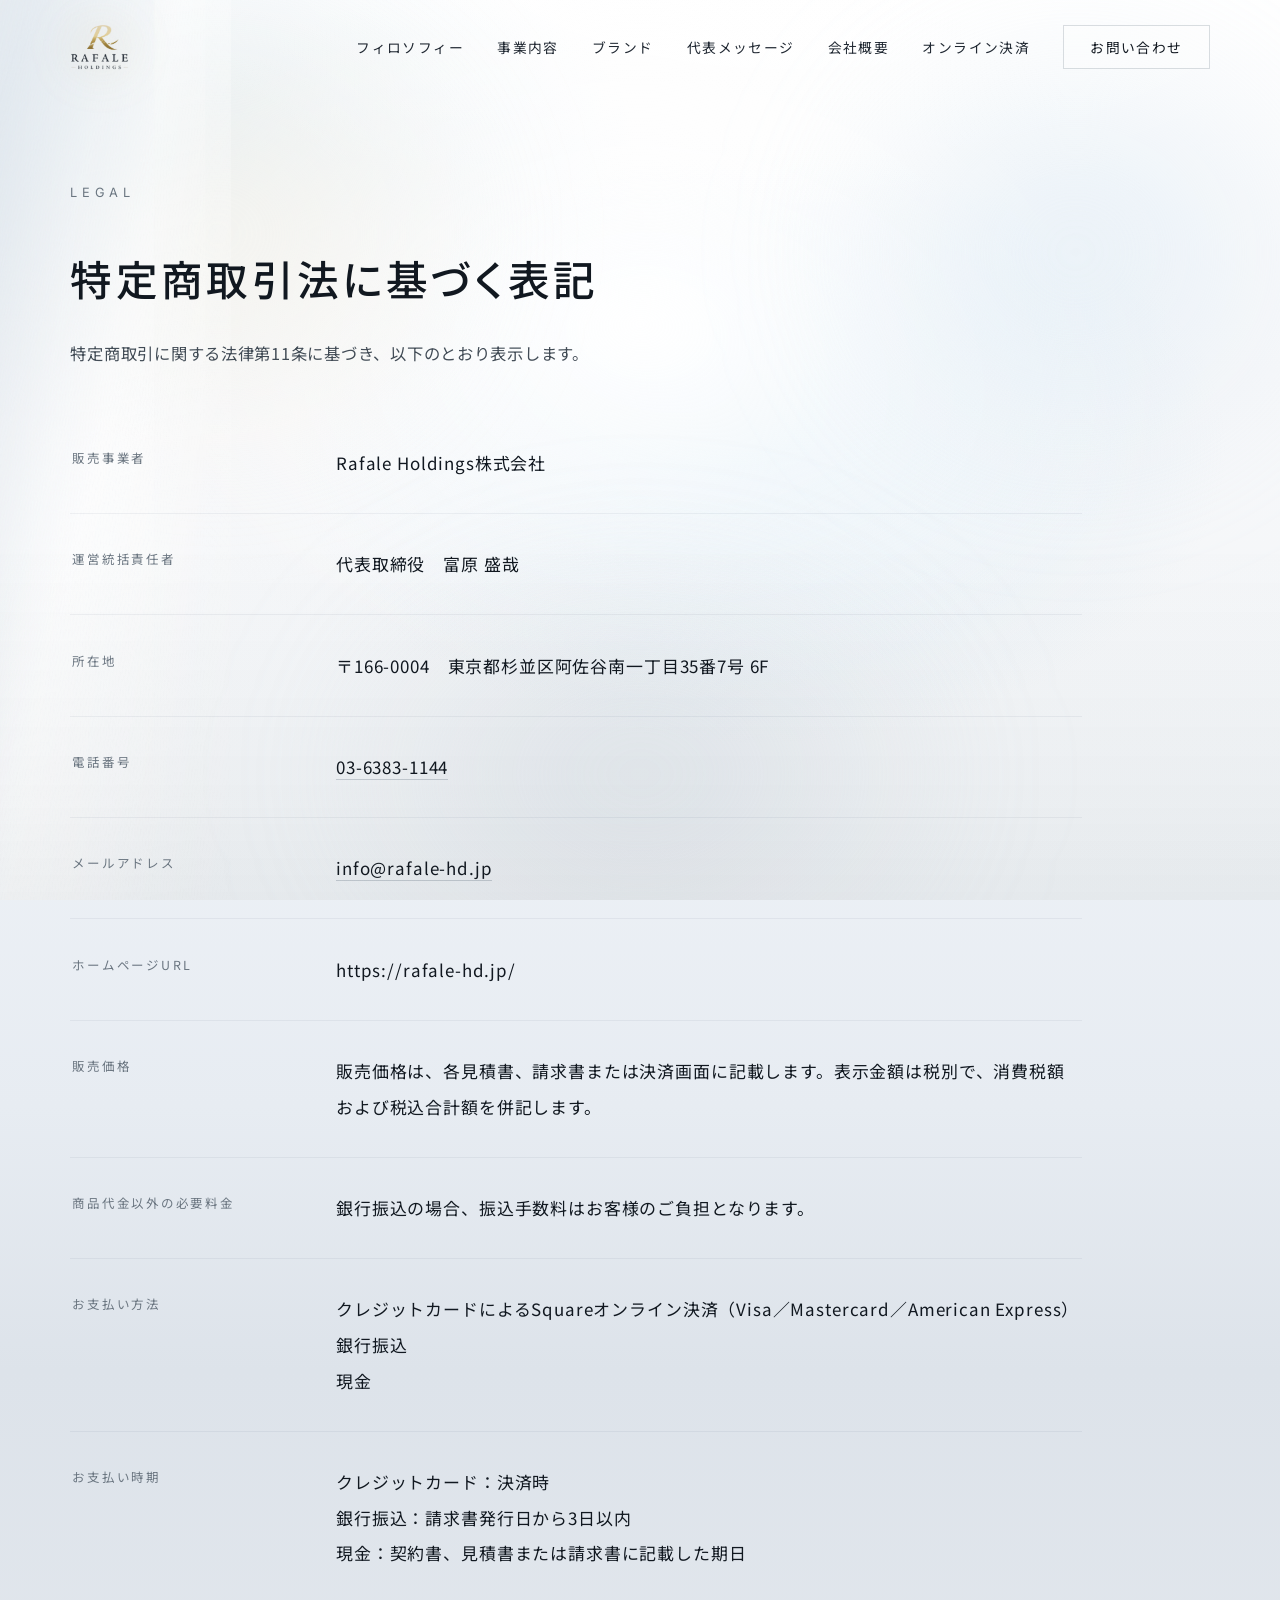
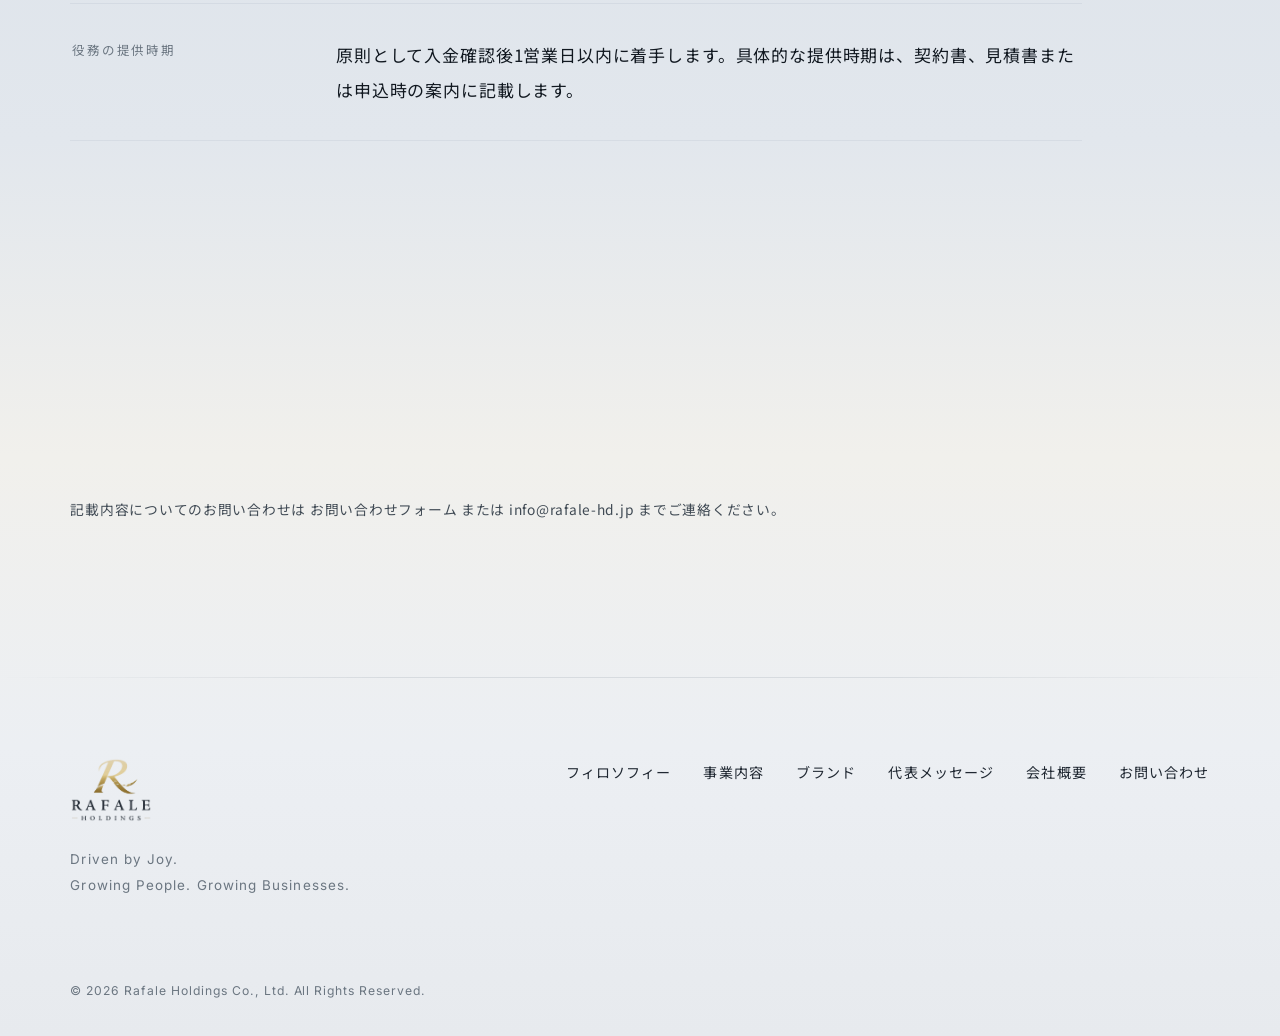
<file: legal/tokushoho.html>
<!DOCTYPE html>
<html lang="ja">
<head>
<meta charset="UTF-8">
<meta name="viewport" content="width=device-width, initial-scale=1.0">
<title>特定商取引法に基づく表記 | Rafale Holdings株式会社</title>
<meta name="description" content="Rafale Holdings株式会社の特定商取引法に基づく表記です。">

<meta name="robots" content="index, follow">

<link rel="canonical" href="https://rafale-hd.jp/legal/tokushoho">
<meta name="theme-color" content="#F7F8FA">
<meta name="color-scheme" content="light">

<link rel="icon" type="image/png" sizes="32x32" href="/img/favicon-32.png?v=2">
<link rel="icon" type="image/png" sizes="16x16" href="/img/favicon-16.png?v=2">
<link rel="apple-touch-icon" sizes="180x180" href="/img/apple-touch-icon.png?v=2">
<link rel="manifest" href="/site.webmanifest">
<meta name="apple-mobile-web-app-title" content="Rafale Holdings">

<link rel="preconnect" href="https://fonts.googleapis.com">
<link rel="preconnect" href="https://fonts.gstatic.com" crossorigin>
<link href="https://fonts.googleapis.com/css2?family=Inter:wght@100;200;300;400;500&family=Noto+Sans+JP:wght@200;300;400;500&display=swap" rel="stylesheet">
<!-- 1) style.css … サイト共通（色・文字・余白・罫線・ヘッダー・フッター）
     2) legal.css  … このページの差分だけ（HEROが無いぶんの上余白 など）
     ※ style.css は書き換えていません。 -->
<link rel="stylesheet" href="/css/style.css?v=64">
<link rel="stylesheet" href="/css/legal.css?v=1">
</head>
<body class="legal-page">

<a href="#main-content" class="skip-link">本文へスキップ</a>
<div class="scroll-progress" id="scroll-progress" aria-hidden="true"></div>

<div class="page-tone" aria-hidden="true"></div>

<!-- FIELD ― TOP・事業詳細ページと同じ固定背景 -->
<div class="field" aria-hidden="true">
  <div class="field-sky"></div>
  <div class="field-daylight"></div>
  <div class="field-lamps">
    <span class="field-lamp field-lamp--a"></span>
    <span class="field-lamp field-lamp--b"></span>
    <span class="field-lamp field-lamp--c"></span>
    <span class="field-pane"></span>
  </div>
  <div class="field-silk">
    <span class="field-silk-band field-silk-band--1"></span>
    <span class="field-silk-band field-silk-band--2"></span>
    <span class="field-silk-band field-silk-band--3"></span>
  </div>
  <div class="field-floor"></div>
</div>

<header class="site-header" id="site-header">
  <div class="header-inner">
    <a href="/" class="logo" aria-label="Rafale Holdings 株式会社 トップへ">
      <img src="/img/logo-light.png?v=1" alt="Rafale Holdings" class="logo-img" width="736" height="575" decoding="async">
    </a>
    <nav class="main-nav" id="main-nav" aria-label="メインナビゲーション">
      <ul>
        <li><a href="/#philosophy" class="nav-link">フィロソフィー</a></li>
        <li><a href="/#business" class="nav-link">事業内容</a></li>
        <li><a href="/#brands" class="nav-link">ブランド</a></li>
        <li><a href="/#message" class="nav-link">代表メッセージ</a></li>
        <li><a href="/#company" class="nav-link">会社概要</a></li>
        <!-- オンライン決済 ― Squareの決済ページへ直接飛ぶ外部リンク。
             URLは js/site-config.js の SQUARE_PAYMENT_LINK_URL だけで管理していて、
             ここには書かない（決済セクションのボタンと同じ値を共有する）。
             未設定・仮URL・Square以外のURLのときは js/script.js が hidden を
             外さないので、この項目自体がメニューに出ない。 -->
        <li data-payment-nav hidden><a class="nav-link" data-payment-link target="_blank" rel="noopener noreferrer">オンライン決済</a></li>
        <li><a href="/#contact" class="nav-link nav-cta">お問い合わせ</a></li>
      </ul>
    </nav>
    <button class="hamburger" id="hamburger" aria-label="メニューを開く" aria-expanded="false" aria-controls="main-nav">
      <span></span><span></span><span></span>
    </button>
  </div>
</header>

<main id="main-content">

  <section class="section legal-section" id="tokushoho">
    <div class="section-inner">
      <header class="section-head">
        <p class="section-tag reveal" lang="en" data-reveal-delay="0">LEGAL</p>
      </header>
      <h1 class="section-title reveal" data-reveal-delay="110">特定商取引法に基づく表記</h1>
      <p class="legal-lead reveal" data-reveal-delay="220">特定商取引に関する法律第11条に基づき、以下のとおり表示します。</p>

      <!-- 各項目は、index.html の COMPANY セクションで既に公開している情報か、
           確定済みとして提供された内容だけを書いています。
           推測で書いた値はありません。 -->
      <dl class="info-list">

        <div class="info-row reveal">
          <dt>販売事業者</dt>
          <dd>Rafale Holdings株式会社</dd>
        </div>

        <div class="info-row reveal">
          <dt>運営統括責任者</dt>
          <dd>代表取締役　富原 盛哉</dd>
        </div>

        <div class="info-row reveal">
          <dt>所在地</dt>
          <dd>〒166-0004　東京都杉並区阿佐谷南一丁目35番7号 6F</dd>
        </div>

        <div class="info-row reveal">
          <dt>電話番号</dt>
          <dd><a href="tel:0363831144">03-6383-1144</a></dd>
        </div>

        <div class="info-row reveal">
          <dt>メールアドレス</dt>
          <dd><a href="mailto:info@rafale-hd.jp">info@rafale-hd.jp</a></dd>
        </div>

        <div class="info-row reveal">
          <dt>ホームページURL</dt>
          <dd>https://rafale-hd.jp/</dd>
        </div>

        <div class="info-row reveal">
          <dt>販売価格</dt>
          <dd>販売価格は、各見積書、請求書または決済画面に記載します。表示金額は税別で、消費税額および税込合計額を併記します。</dd>
        </div>

        <div class="info-row reveal">
          <dt>商品代金以外の必要料金</dt>
          <dd>銀行振込の場合、振込手数料はお客様のご負担となります。</dd>
        </div>

        <div class="info-row reveal">
          <dt>お支払い方法</dt>
          <dd>クレジットカードによるSquareオンライン決済（Visa／Mastercard／American Express）<br>銀行振込<br>現金</dd>
        </div>

        <div class="info-row reveal">
          <dt>お支払い時期</dt>
          <dd>クレジットカード：決済時<br>銀行振込：請求書発行日から3日以内<br>現金：契約書、見積書または請求書に記載した期日</dd>
        </div>

        <div class="info-row reveal">
          <dt>役務の提供時期</dt>
          <dd>原則として入金確認後1営業日以内に着手します。具体的な提供時期は、契約書、見積書または申込時の案内に記載します。</dd>
        </div>

        <div class="info-row reveal">
          <dt>キャンセル・返金について</dt>
          <dd>業務着手前のキャンセルは全額返金します。業務着手後は作業の進捗に応じて精算し、未提供分がある場合は返金します。役務提供完了後の返金はお受けできません。</dd>
        </div>

        <!-- 受付期限と連絡先。着手後の取り扱いは上の行に書いてあるので、
             ここでは繰り返さず「上記のキャンセル・返金条件」で受ける（内容の重複を避ける）。 -->
        <div class="info-row reveal">
          <dt>キャンセルの申し出方法</dt>
          <dd>業務着手前まで。着手後のキャンセルについてもご連絡を受け付けますが、返金および精算については上記のキャンセル・返金条件に従います。<br>ご連絡先：<a href="mailto:info@rafale-hd.jp">info@rafale-hd.jp</a></dd>
        </div>

      </dl>

      <p class="legal-note reveal">記載内容についてのお問い合わせは <a href="/#contact">お問い合わせフォーム</a> または info@rafale-hd.jp までご連絡ください。</p>
    </div>
  </section>

</main>

<footer class="site-footer">
  <div class="footer-inner">
    <div class="footer-brand">
      <img src="/img/logo-light.png?v=1" alt="Rafale Holdings" class="footer-logo-img" width="736" height="575" loading="lazy" decoding="async">
      <p lang="en">Driven by Joy.<br>Growing People. Growing Businesses.</p>
    </div>
    <nav class="footer-nav" aria-label="フッターナビゲーション">
      <a href="/#philosophy">フィロソフィー</a>
      <a href="/#business">事業内容</a>
      <a href="/#brands">ブランド</a>
      <a href="/#message">代表メッセージ</a>
      <a href="/#company">会社概要</a>
      <a href="/#contact">お問い合わせ</a>
    </nav>
  </div>
  <div class="footer-bottom">
    <p>&copy; <span id="year"></span> Rafale Holdings Co., Ltd. All Rights Reserved.</p>
  </div>
</footer>

<!-- サイト設定（外部サービスのURLなど）。script.js より先に読み込む。
     Square の決済リンクを差し替えるのは site-config.js の1行だけです。 -->
<script src="/js/site-config.js?v=3" defer></script>
<script src="/js/script.js?v=21" defer></script>
</body>
</html>
</file>
<file: css/style.css>
/* ============================================================
   Rafale Holdings ― Luxury × Future × Human
   ------------------------------------------------------------
   白い未来建築のロビーに朝の光が差している空間。
   ・未来感は黒や機械ではなく、白・自然光・ガラス・透明感で作る。
   ・線は情報を読む場所だけ。区切りは余白と光で行う。
   ・動きはゆっくり（出現 0.7〜1.4s／背景光 15〜30s）。
   ・ゴールドは Rafale のロゴと、BRANDS（SAKURA）の中だけ。
   ・スクロールのドラマ: LIGHT → LIGHT → LIGHT → BLACK(SAKURA) → LIGHT
   ============================================================ */

:root {
  /* paper */
  --paper:    #F7F8FA;
  --paper-2:  #F2F5F7;
  --white:    #FFFFFF;

  /* ink ―――――――――――――――――――――――――――――――――――
     黒背景版は本文 #A2ADB9 on #0C1017 ＝ コントラスト 8.4:1 だった。
     白地で同じ読みやすさにするには本文を #4B5560 まで濃くする必要がある
     （#66717D では 4.8:1 しかなく、細く弱く見えていた）。
     ラベルや補助文字だけは従来の明度を --label として残す。 */
  --ink:   #111820;   /* 見出し */
  --ink-2: #202832;   /* 準見出し・強い本文 */
  --sub:   #414B55;   /* 本文（旧 #66717D）― 黒背景版と同じ 8.4:1 になる濃さ */
  --label: #6B7681;   /* 小さなラベル・番号・補助 */

  --line: rgba(30, 50, 70, 0.10);

  /* accent ― 淡いブルー / ブルーグレー / シルバー（強い青は使わない） */
  --sky:    #DCEAF2;
  --sky-2:  #C7D7E2;
  --silver: #AEBCC7;

  /* brand gold ― ロゴと SAKURA の面のみ */
  --gold:      #C9A24B;
  --gold-soft: #E3C888;

  --font-en: 'Inter', system-ui, -apple-system, 'Segoe UI', sans-serif;
  --font-jp: 'Noto Sans JP', system-ui, -apple-system, 'Segoe UI', sans-serif;

  /* 日本語見出し専用。本文の --font-jp とは分けてある。
     Noto Sans JP は軽いウェイトだと骨格が柔らかく、丸みのある印象が出る。
     見出しだけ各OSの端正なゴシックを先に置く ―― どれも直線的でクセがなく、
     外部フォントを増やさずに済む。
       Apple   … ヒラギノ角ゴ
       Windows … 游ゴシック（Medium を先に指定して、Chrome での痩せを避ける）
       その他   … Noto Sans JP（Android の標準でもあるので見え方は変わらない） */
  --font-jp-title:
    'Hiragino Kaku Gothic ProN', 'Hiragino Sans',
    'Yu Gothic Medium', 'Yu Gothic', YuGothic,
    'Noto Sans JP', system-ui, -apple-system, 'Segoe UI', sans-serif;

  --ease:     cubic-bezier(0.22, 0.61, 0.36, 1);
  --ease-out: cubic-bezier(0.16, 1, 0.30, 1);

  --shell:  min(1280px, 100%);
  --gutter: clamp(24px, 5.5vw, 76px);

  --mx: 0;
  --my: 0;
  --sy: 0;
}

/* ============================================================
   HERO の英語コピー用フォールバック
   ------------------------------------------------------------
   Qwigley は非常に細身で、実測すると同じ文章の幅が
   Segoe Script の 48%、汎用 cursive の 56% しかない。
   そのため読み込みが完了するまでの代替表示では文字が倍近く広がり、
   スマートフォンでは3行のコピーが折り返して HERO 全体が高くなる。
   Qwigley が届いた瞬間に元の高さへ戻るため、
   ページ全体が上へずれる（実測 CLS 0.19）。
   ここで代替フォント側を Qwigley の字幅に合わせて縮め、
   読み込み前後で占める幅を揃える。
   ・size-adjust は実測値のうち最も狭い 48% に合わせている
   ・line-height は font-size に対する倍率で指定してあるので、
     行の高さはフォントに関係なく一定（メトリクスの上書きは不要）
   ・Qwigley 自体の見た目・字形は一切変えていない
   ============================================================ */
@font-face {
  font-family: 'Qwigley Fallback';
  src: local('Segoe Script'), local('Snell Roundhand'), local('Brush Script MT'),
       local('Bradley Hand'), local('Apple Chancery'), local('Comic Sans MS');
  size-adjust: 48%;
  font-display: swap;
}

*, *::before, *::after { box-sizing: border-box; }
/* 横スクロールを作らない。clip は「スクロール領域を作らずに切る」ので、
   clip はスクロール領域を作らないので、sticky や固定要素の挙動を変えない。
   clip 非対応の古い環境向けに body 側の overflow-x: hidden も残す。 */
html { scroll-behavior: smooth; -webkit-text-size-adjust: 100%; overflow-x: clip; }

body {
  position: relative;
  margin: 0;
  background: var(--paper);
  color: var(--ink-2);
  font-family: var(--font-jp);
  font-weight: 400;
  font-size: 1.02rem;
  line-height: 2.05;
  letter-spacing: 0.045em;
  overflow-x: hidden;
  -webkit-font-smoothing: antialiased;
}
/* body を「スクロールできる箱」にしない。
   html が overflow-x: clip のとき、body の overflow-x: hidden は画面全体へは
   引き継がれず body 自身に掛かる。すると縦は自動的に auto 扱いになり、
   body がページとは別のスクロール領域になる。そこへ最下部の光
   （#contact .sec-light ― 下へ 40% ずらしてある）が 200〜300px はみ出すため、
   body の中に「隠れた縦スクロール」ができていた。ホイールや指の操作は
   まずそちらに吸われ、使い切ったところで止まる ―― これがトップから下へ
   スクロールしたときに必ず起きる引っかかりの原因だった。
   clip は切るだけでスクロール領域を作らないので、見た目はそのままに
   スクロールするのはページ本体だけになる。
   clip 非対応の環境では html 側の clip も無効で、上の hidden が従来どおり
   画面全体に引き継がれるため、この問題自体が起きない。 */
@supports (overflow: clip) {
  body { overflow: clip; }
}

img, svg, video { display: block; max-width: 100%; }
img, video { height: auto; }
h1, h2, h3, p, ul, ol, dl, dd, figure { margin: 0; padding: 0; }
ul, ol { list-style: none; }
a { color: inherit; text-decoration: none; }
button, input, textarea { font: inherit; color: inherit; }
::selection { background: rgba(150, 190, 220, 0.28); color: var(--ink); }

.skip-link {
  position: fixed; top: -80px; left: 16px; z-index: 1000;
  padding: 12px 20px; border-radius: 2px;
  background: var(--ink); color: var(--white);
  font-size: 0.86rem; font-weight: 500;
  transition: top 0.25s var(--ease);
}
.skip-link:focus { top: 16px; }
a:focus-visible, button:focus-visible, input:focus-visible, textarea:focus-visible {
  outline: 1px solid #7FA6C4; outline-offset: 3px;
}

.only-pc { display: inline; }
.only-sp { display: none; }

.scroll-progress {
  position: fixed; top: 0; left: 0; z-index: 90;
  width: 100%; height: 1px;
  background: linear-gradient(90deg, rgba(120,160,195,0.25), #8FB2CC);
  transform: scaleX(0); transform-origin: 0 50%;
  pointer-events: none;
}

/* ============================================================
   ページ全体の地
   HERO から CONTACT まで、1枚のグラデーションで途切れずに続く。
   セクションごとに平らな帯を敷くと「面が切り替わった」ように見えるので、
   帯はここへ一本化し、各セクションには光の溜まりだけを残してある。
   区切りの位置（--b1〜--b6）は js/script.js が実測して入れるので、
   文章量やビューポートが変わっても継ぎ目は出ない。
   BRANDS の黒は .brand-shift が上に重なる。その上下端は透明なので、
   この地とそのまま繋がり、白→シルバー→黒→シルバー→白と沈んで戻る。
   ============================================================ */
.page-tone {
  position: absolute; inset: 0; z-index: -3;
  pointer-events: none;
  background: linear-gradient(180deg,
    #F5F1EB 0%,                 /* HERO      ― Warm White */
    #F2F1EE var(--b1, 13%),     /* PHILOSOPHY 上端 */
    #EDF1F6 var(--b2, 30%),     /* BUSINESS   上端 ― Pale Blue */
    #E7ECF2 var(--b2b, 42%),    /* BUSINESS   後半 */
    #DDE3EA var(--b3, 52%),     /* BRANDS     上端 ― Silver Gray が混ざる */
    #E2E7ED var(--b4, 66%),     /* MESSAGE    上端 ― 黒から戻ってくる */
    #F1F0EC var(--b5, 78%),     /* COMPANY    上端 ― Warm White へ */
    #ECEFF3 var(--b6, 89%),     /* CONTACT    上端 */
    #E7EAEE 100%);              /* 最下部 ― 静かに沈めて終える */
}

/* ============================================================
   FIELD ― 白い空間（固定背景）
   ============================================================ */
.field {
  position: fixed; inset: 0; z-index: -2;
  overflow: hidden; pointer-events: none;
  contain: layout paint;
  /* 地色は .page-tone が持つ。ここは光だけを浮かせる層にする */
  background: transparent;
}

/* 朝の光が入るロビー ― 上と右奥から柔らかく差す */
.field-sky {
  position: absolute; inset: 0;
  background:
    radial-gradient(96% 68% at 62% -12%, #FFFFFF 0%, rgba(255,255,255,0) 58%),
    radial-gradient(54% 44% at 12% 18%, rgba(220, 234, 242, 0.85) 0%, rgba(220,234,242,0) 70%),
    linear-gradient(178deg, var(--white) 0%, var(--paper) 44%, var(--paper-2) 100%);
}

/* 自然光そのもの ― 20秒かけて非常にゆっくり動き、明度がわずかに呼吸する */
.field-daylight {
  position: absolute; left: 50%; top: -22%;
  width: min(1500px, 130vw); height: min(1200px, 116vh);
  transform: translateX(-50%);
  background:
    radial-gradient(closest-side, rgba(255, 255, 255, 0.95) 0%, rgba(255,255,255,0) 72%),
    radial-gradient(closest-side at 58% 62%, rgba(214, 234, 246, 0.55) 0%, rgba(214,234,246,0) 74%);
  /* 28秒 ― Warm White(24s) と同じ固定背景にいるので、周期をずらして同期させない */
  animation: daylight 28s ease-in-out infinite;
  will-change: transform, opacity;
}
@keyframes daylight {
  0%, 100% { transform: translateX(-50%) translate3d(0, 0, 0);        opacity: 0.86; }
  50%      { transform: translateX(-50%) translate3d(-3%, 2.5%, 0);   opacity: 1; }
}

/* ============================================================
   MOVING LIGHT ― サイト共通の常時モーション
   ------------------------------------------------------------
   Warm White / Pale Blue / Silver の3つの光が、それぞれ違う速さで
   空間を巡回する。粒子でも線でもなく「大きくぼかした面」だけ。
   固定背景の中にあるので、どのセクションへスクロールしても
   同じ光が引き継がれ、BRANDS の黒い階調に入ると自然に隠れる。
   動かすのは transform と opacity のみ（blur は初期化時に1度だけ）。
   ============================================================ */
.field-lamps {
  position: absolute; inset: 0;
  /* 照明の位置だけがスクロールでわずかに動く（最大16px） */
  transform: translate3d(0, calc(var(--sp, 0) * 16px), 0);
  will-change: transform;
}
.field-lamp { position: absolute; display: block; will-change: transform, opacity; }

/* Warm White ― 24秒 */
.field-lamp--a {
  left: -14%; top: -12%; width: 62%; height: 76%;
  background: radial-gradient(closest-side, rgba(250, 244, 234, 0.74), rgba(250,244,234,0) 72%);
  filter: blur(64px);
  animation: lampA 24s ease-in-out infinite;
}
@keyframes lampA {
  0%, 100% { transform: translate3d(0, 0, 0) scale(1);       opacity: 0.72; }
  50%      { transform: translate3d(9%, 6%, 0) scale(1.08);  opacity: 1; }
}

/* Pale Blue ― 31秒 */
.field-lamp--b {
  right: -12%; top: -8%; width: 56%; height: 72%;
  background: radial-gradient(closest-side, rgba(216, 232, 244, 0.6), rgba(216,232,244,0) 74%);
  filter: blur(70px);
  animation: lampB 31s ease-in-out infinite;
}
@keyframes lampB {
  0%, 100% { transform: translate3d(0, 0, 0) scale(1);        opacity: 0.58; }
  50%      { transform: translate3d(-6%, 8%, 0) scale(1.1);   opacity: 0.92; }
}

/* Silver ― 37秒 */
.field-lamp--c {
  left: 16%; bottom: -18%; width: 68%; height: 64%;
  background: radial-gradient(closest-side, rgba(206, 214, 222, 0.5), rgba(206,214,222,0) 76%);
  filter: blur(76px);
  animation: lampC 37s ease-in-out infinite;
}
@keyframes lampC {
  0%, 100% { transform: translate3d(0, 0, 0) scale(1);        opacity: 0.5; }
  50%      { transform: translate3d(-7%, -5%, 0) scale(1.06); opacity: 0.86; }
}

/* Architectural Reflection ― ガラス面の反射が45秒かけて空間を横切る。
   カードにはせず、傾いた帯を大きくぼかしただけ。 */
.field-pane {
  position: absolute; top: -20%; left: -34%;
  width: 40%; height: 140%;
  background: linear-gradient(104deg, rgba(255,255,255,0) 0%, rgba(255, 255, 255, 0.46) 46%, rgba(255,255,255,0) 82%);
  filter: blur(38px);
  animation: paneDrift 45s linear infinite;
  will-change: transform, opacity;
}
@keyframes paneDrift {
  0%   { transform: translateX(0) skewX(-6deg);    opacity: 0; }
  12%  { opacity: 0.66; }
  84%  { opacity: 0.66; }
  100% { transform: translateX(320%) skewX(-6deg); opacity: 0; }
}

/* ============================================================
   Liquid Silk ― 奥の巨大な曲面に光が当たり、白とシルバーの面が
   ゆっくり形を変えながら流れていく層。
   ・帯は画面幅の 40〜56%。細い光線は作らない
   ・1枚の中に「山（白）＝ +8」と「谷（シルバー）＝ -12」を持たせ、
     その差 20 で絹の折り目としての立体感を出す（単独の暗い塊にはしない）
   ・ぼかしは使わない。グラデーションの裾を長く取れば同じ柔らかさが
     出るうえ、動かすのが transform と opacity だけで済む
   ・往復させず一方向に流す。両端で消えるので折り返しは見えない
   ・スクロールが進むほど振幅を落とし、BRANDS の黒へ静かに吸収させる
     （黒側は .brand-shift の不透明部分がこの層を覆うので、何も足さない）
   ============================================================ */
.field-silk {
  position: absolute; inset: 0;
  /* HERO が最も強く、下へ進むほど穏やかになる */
  opacity: calc(1 - var(--sp, 0) * 0.45);
}
.field-silk-band {
  position: absolute; top: -26%; height: 152%;
  will-change: transform, opacity;
}

/* 中景 ― 主役。いちばんはっきり見える白〜シルバーの面 */
.field-silk-band--1 {
  left: -34%; width: 52%;
  background: linear-gradient(101deg,
    rgba(255, 255, 255, 0)    0%,
    rgba(255, 255, 255, 0.28) 15%,
    rgba(255, 255, 255, 0.60) 32%,
    rgba(154, 167, 182, 0.17) 52%,
    rgba(255, 255, 255, 0.44) 71%,
    rgba(255, 255, 255, 0.13) 87%,
    rgba(255, 255, 255, 0)    100%);
  animation: silkFlowA 12s linear infinite;
}
@keyframes silkFlowA {
  0%   { transform: translate3d(0, 0, 0) scale(1, 1);           opacity: 0; }
  11%  { opacity: 0.96; }
  34%  { transform: translate3d(76%, 3%, 0) scale(1.3, 1.05);   opacity: 1; }
  64%  { transform: translate3d(158%, -2%, 0) scale(0.88, 0.98); opacity: 1; }
  89%  { opacity: 0.9; }
  100% { transform: translate3d(252%, 2%, 0) scale(1.16, 1.03);  opacity: 0; }
}

/* 中景の2枚目 ― 少し奥。ゆっくりで、谷も浅い */
.field-silk-band--2 {
  left: -40%; width: 56%;
  background: linear-gradient(97deg,
    rgba(255, 255, 255, 0)    0%,
    rgba(255, 255, 255, 0.22) 18%,
    rgba(255, 255, 255, 0.46) 36%,
    rgba(163, 176, 190, 0.11) 55%,
    rgba(255, 255, 255, 0.32) 73%,
    rgba(255, 255, 255, 0)    100%);
  animation: silkFlowB 16.5s linear -6.4s infinite;
}
@keyframes silkFlowB {
  0%   { transform: translate3d(0, 4%, 0) scale(1, 1);           opacity: 0; }
  13%  { opacity: 0.82; }
  40%  { transform: translate3d(70%, -3%, 0) scale(1.34, 1.06);  opacity: 0.94; }
  70%  { transform: translate3d(146%, 4%, 0) scale(0.9, 0.97);   opacity: 0.9; }
  90%  { opacity: 0.7; }
  100% { transform: translate3d(236%, 1%, 0) scale(1.1, 1.02);   opacity: 0; }
}

/* 前景 ― 手前を速く抜ける、薄いシルバーの反射面。谷は作らない */
.field-silk-band--3 {
  left: -28%; width: 40%;
  background: linear-gradient(107deg,
    rgba(255, 255, 255, 0)    0%,
    rgba(255, 255, 255, 0.34) 30%,
    rgba(226, 234, 242, 0.5)  50%,
    rgba(255, 255, 255, 0.24) 72%,
    rgba(255, 255, 255, 0)    100%);
  animation: silkFlowC 10.5s linear -3.1s infinite;
}
@keyframes silkFlowC {
  0%   { transform: translate3d(0, -3%, 0) scale(1, 1);          opacity: 0; }
  15%  { opacity: 0.62; }
  45%  { transform: translate3d(96%, 2%, 0) scale(1.2, 1.04);    opacity: 0.7; }
  75%  { transform: translate3d(192%, -1%, 0) scale(0.94, 0.99); opacity: 0.6; }
  100% { transform: translate3d(292%, 2%, 0) scale(1.08, 1.02);  opacity: 0; }
}

/* スマホは画面が狭いぶん帯を広く取り、谷も少し深くして面の存在感を保つ。
   ぼかしを使っていないので、枚数が増えてもスクロールは重くならない。 */
@media (max-width: 768px) {
  .field-silk-band--1 {
    left: -36%; width: 62%;
    background: linear-gradient(101deg,
      rgba(255, 255, 255, 0)    0%,
      rgba(255, 255, 255, 0.32) 15%,
      rgba(255, 255, 255, 0.66) 32%,
      rgba(150, 164, 180, 0.21) 52%,
      rgba(255, 255, 255, 0.5)  71%,
      rgba(255, 255, 255, 0.15) 87%,
      rgba(255, 255, 255, 0)    100%);
  }
  .field-silk-band--2 {
    left: -42%; width: 66%;
    background: linear-gradient(97deg,
      rgba(255, 255, 255, 0)    0%,
      rgba(255, 255, 255, 0.26) 18%,
      rgba(255, 255, 255, 0.52) 36%,
      rgba(159, 172, 187, 0.14) 55%,
      rgba(255, 255, 255, 0.36) 73%,
      rgba(255, 255, 255, 0)    100%);
  }
  .field-silk-band--3 { left: -30%; width: 50%; }
}

@media (prefers-reduced-motion: reduce) {
  .field-silk-band { animation: none; opacity: 0.5; }
}

/* 床に落ちる、ごく薄い影 */
.field-floor {
  position: absolute; left: 0; right: 0; bottom: 0; height: 40vh;
  background: linear-gradient(180deg, rgba(30, 50, 70, 0) 0%, rgba(30, 50, 70, 0.035) 72%, rgba(30, 50, 70, 0.06) 100%);
}

/* ============================================================
   HEADER
   ============================================================ */
.site-header {
  position: fixed; top: 0; left: 0; z-index: 80; width: 100%;
  /* ロゴ背後の暖色（.logo::after は width:200%）が左へ数px出るので横だけ切る */
  overflow-x: clip;
  padding: 24px 0;
  transition: background 0.7s var(--ease), padding 0.6s var(--ease), box-shadow 0.7s var(--ease);
}
/* スクロール中は「半透明のガラス板」にする。
   0.82 では裏の本文が読めてしまっていたので、不透明度を 0.90 まで上げ、
   最小限の backdrop-blur を併用して背後の文字を判別不能にする。
   ベタ白にはせず、境界線と影は従来のまま（強くしない）。 */
.site-header.is-scrolled {
  padding: 14px 0;
  background: rgba(250, 249, 247, 0.95);
  -webkit-backdrop-filter: blur(18px) saturate(1.06);
          backdrop-filter: blur(18px) saturate(1.06);
  box-shadow: 0 1px 0 var(--line), 0 18px 40px -34px rgba(30, 50, 70, 0.28);
}
/* backdrop-filter が使えない環境では、不透明度だけで遮蔽する */
@supports not ((backdrop-filter: blur(1px)) or (-webkit-backdrop-filter: blur(1px))) {
  .site-header.is-scrolled { background: rgba(250, 249, 247, 0.985); }
}
/* 指で触る端末（スマートフォン・タブレット）では backdrop-filter を使わない。
   ヘッダーは画面上端に固定されているため、backdrop-filter があると
   スクロール中ずっと「背後の本文をぼかし直す」処理が毎フレーム走り、
   iPhone Safari では慣性スクロールがそこで引っかかる。
   代わりに、上の @supports と同じ不透明度（0.985）で遮蔽する。
   0.95 との差は白い地の上ではほぼ見分けが付かず、
   罫線・影・余白・文字はそのまま。 */
@media (hover: none) and (pointer: coarse) {
  .site-header.is-scrolled {
    background: rgba(250, 249, 247, 0.985);
    -webkit-backdrop-filter: none;
            backdrop-filter: none;
    /* 影のぼかし半径も詰める。ヘッダーは常に画面にあるので、
       ここのぼかしはスクロール中ずっと塗り直しの対象になる。
       マイナスspreadで実際の影は1〜2px程度なので、見た目は変わらない。 */
    box-shadow: 0 1px 0 var(--line), 0 10px 20px -18px rgba(30, 50, 70, 0.28);
  }
}
.header-inner {
  width: var(--shell); margin: 0 auto; padding: 0 var(--gutter);
  display: flex; align-items: center; justify-content: space-between; gap: 24px;
}

.logo, .hamburger { position: relative; z-index: 2; }
.logo { display: inline-flex; align-items: center; }
.logo-img {
  height: 46px; width: auto;
  transition: height 0.6s var(--ease), opacity 0.5s var(--ease);
  opacity: 0;
  /* ぼけ＋わずかな縮小から静かに結像する（発光はさせない） */
  animation: logoResolve 1.6s var(--ease-out) 0.25s forwards;
}
@keyframes logoResolve {
  from { opacity: 0; transform: scale(0.96); filter: blur(10px); }
  to   { opacity: 1; transform: none; filter: blur(0); }
}

/* 白い壁にゴールドの色がわずかに反射している、という程度の暖色。
   光量は固定し、大きさだけが 26 秒かけて呼吸する。 */
.logo::after {
  content: ""; position: absolute; left: 50%; top: 50%; z-index: -1;
  width: 200%; height: 220%; pointer-events: none;
  background: radial-gradient(closest-side, rgba(201, 162, 75, 0.14), rgba(201,162,75,0) 72%);
  filter: blur(24px);
  transform: translate(-50%, -50%);
  opacity: 0;
  animation: fadeIn 1.8s var(--ease) 0.9s forwards, logoWarmBreath 26s ease-in-out 3s infinite;
}
@keyframes logoWarmBreath {
  0%, 100% { transform: translate(-50%, -50%) scale(1); }
  50%      { transform: translate(-50%, -50%) scale(1.14); }
}

/* ロゴのあと、ナビが1項目ずつ静かに現れる（opacity と 5px だけ） */
.main-nav li { opacity: 0; animation: navIn 0.9s var(--ease-out) forwards; }
.main-nav li:nth-child(1) { animation-delay: 0.62s; }
.main-nav li:nth-child(2) { animation-delay: 0.68s; }
.main-nav li:nth-child(3) { animation-delay: 0.74s; }
.main-nav li:nth-child(4) { animation-delay: 0.80s; }
.main-nav li:nth-child(5) { animation-delay: 0.86s; }
.main-nav li:nth-child(6) { animation-delay: 0.92s; }
.hamburger { opacity: 0; animation: navIn 0.9s var(--ease-out) 0.62s forwards; }
@keyframes navIn { from { opacity: 0; transform: translateY(5px); } to { opacity: 1; transform: none; } }
.site-header.is-scrolled .logo-img { height: 35px; }
.logo:hover .logo-img { opacity: 0.82; }

.main-nav ul { display: flex; align-items: center; gap: clamp(20px, 2.6vw, 38px); }
.nav-link {
  position: relative; padding: 6px 0;
  font-weight: 400; font-size: 0.86rem; letter-spacing: 0.1em; color: var(--ink-2);
  transition: color 0.5s var(--ease);
}
.nav-link:hover { color: var(--ink); }
/* 参考画像に合わせ、細い枠だけのボタン（塗りは持たせない） */
.nav-cta {
  padding: 11px 26px; border-radius: 0; color: var(--ink);
  border: 1px solid rgba(30, 50, 70, 0.16);
  background: rgba(255, 255, 255, 0.32);
  transition: background 0.6s var(--ease), border-color 0.6s var(--ease);
}
.nav-cta:hover { background: rgba(246, 241, 232, 0.7); border-color: rgba(184, 145, 84, 0.42); }

.hamburger { display: none; width: 46px; height: 46px; padding: 0; background: none; border: none; cursor: pointer; }
.hamburger span {
  position: absolute; left: 12px; width: 22px; height: 1px; background: var(--ink);
  transition: transform 0.5s var(--ease), opacity 0.35s var(--ease);
}
.hamburger span:nth-child(1) { top: 17px; }
.hamburger span:nth-child(2) { top: 23px; }
.hamburger span:nth-child(3) { top: 29px; }
.hamburger.is-open span:nth-child(1) { transform: translateY(6px) rotate(45deg); }
.hamburger.is-open span:nth-child(2) { opacity: 0; }
.hamburger.is-open span:nth-child(3) { transform: translateY(-6px) rotate(-45deg); }

/* ============================================================
   HERO ― reference/rafale-hero-reference.png の再構築
   ------------------------------------------------------------
   参考画像を実測した結果（推測ではなく計測値）:
     左上ロゴ周り  #F5F1ED   青-赤 -8   ← 暖色のオフホワイト
     左のコピー地  #F1EBE6   青-赤 -11  ← いちばん暖かい
     中央下の床    #E7E6E6   彩度 0.4%  ← ほぼ無彩色
     右上ガラス    #E6E8EB   彩度 2.1%
     右中ガラス    #C5CFD7   彩度 8.4%  ← 画面でいちばん青い所でもこれだけ
     文字の最濃部  #795932            ← 沈んだシャンパンゴールド
     文字の範囲    x 5.7%〜52.0%（幅46.3%）／3行で画面高の40%
   → 空間はほぼ無彩色。青は"最も濃い一点"でも彩度8%しかない。
     ガラスは色ではなく、エッジ・反射・屈折・影で見せる。
   ============================================================ */
.hero {
  position: relative; min-height: 100svh;
  display: flex; align-items: center;
  padding: 148px 0 128px;
  overflow: hidden;
  /* HERO だけ、左が暖かく右が冷たい地色を敷く（実測値どおり）。
     下端は .page-tone の PHILOSOPHY 上端と同じ色（#F2F1EE）まで溶かすので、
     セクションの境目に水平線は出ず、そのまま次の空間へ続く。 */
  background:
    linear-gradient(180deg,
      rgba(242, 241, 238, 0) 0%,
      rgba(242, 241, 238, 0) 54%,
      rgba(242, 241, 238, 0.5) 80%,
      rgba(242, 241, 238, 1) 100%),
    linear-gradient(100deg,
      #F3EDE8 0%,
      #F1EBE6 26%,
      #EFEDEB 52%,
      #EAECEE 74%,
      #E6E8EB 100%);
}
.hero-video { position: absolute; inset: 0; width: 100%; height: 100%; object-fit: cover; opacity: 0; transition: opacity 2s var(--ease); }
.hero-video.is-ready { opacity: 0.34; }

/* ---------- 空気 ― すべて低彩度。青は「気配」程度に留める ---------- */
.hero-atmos { position: absolute; inset: 0; pointer-events: none; }

/* 左の暖かい光 */
.hero-warm {
  position: absolute; left: -14%; top: -16%;
  width: 74%; height: 124%;
  background:
    radial-gradient(44% 40% at 40% 34%, rgba(238, 224, 206, 0.52), rgba(238,224,206,0) 72%),
    radial-gradient(56% 50% at 26% 62%, rgba(252, 248, 242, 0.92), rgba(252,248,242,0) 74%);
  filter: blur(56px);
  animation: warmBreath 29s ease-in-out infinite;
  will-change: opacity;
}
@keyframes warmBreath {
  0%, 100% { opacity: 0.76; transform: translate3d(0, 0, 0); }
  50%      { opacity: 1;    transform: translate3d(2%, 2%, 0); }
}

/* 言葉の背後の白い抜け */
.hero-halo {
  position: absolute; left: 0; top: 44%;
  width: min(920px, 88vw); height: min(760px, 86vh);
  transform: translate(-22%, -50%) translate3d(calc(var(--mx) * 9px), calc(var(--my) * 7px + var(--sy) * 42px), 0);
  background: radial-gradient(closest-side, rgba(253, 250, 246, 0.94), rgba(253,250,246,0) 66%);
  opacity: 0;
  animation: haloIn 2.2s var(--ease) 0.10s forwards, haloBreath 19s ease-in-out 2.4s infinite;
  will-change: transform, opacity;
}
@keyframes haloIn { to { opacity: 1; } }
@keyframes haloBreath { 0%, 100% { opacity: 1; } 50% { opacity: 0.86; } }

/* 右のシルバー（青ではなくグレー寄り。実測 #C5CFD7 を超えない） */
.hero-silver {
  position: absolute; right: -12%; top: -12%;
  width: 68%; height: 118%;
  background: radial-gradient(44% 38% at 54% 42%, rgba(198, 207, 215, 0.46), rgba(198,207,215,0) 74%);
  filter: blur(68px);
  animation: silverDrift 23s ease-in-out infinite;
  will-change: transform, opacity;
}
@keyframes silverDrift {
  0%   { transform: translate3d(0, 0, 0) scale(1);      opacity: 0.6; }
  44%  { transform: translate3d(-3%, 4%, 0) scale(1.08); opacity: 0.88; }
  100% { transform: translate3d(0, 0, 0) scale(1);      opacity: 0.6; }
}

/* 青は屈折の気配としてだけ。面として塗らない */
.hero-tint {
  position: absolute; right: 6%; top: 30%;
  width: 34%; height: 46%;
  background: radial-gradient(closest-side, rgba(176, 198, 216, 0.28), rgba(176,198,216,0) 74%);
  filter: blur(58px);
  animation: tintDrift 17s ease-in-out infinite;
  will-change: transform, opacity;
}
@keyframes tintDrift {
  0%, 100% { transform: translate3d(0, 0, 0) scale(1);      opacity: 0.62; }
  50%      { transform: translate3d(-3%, -2%, 0) scale(1.1); opacity: 0.92; }
}

/* 左上から差し込む光の帯（参考画像でいちばん効いている要素） */
.hero-rays {
  position: absolute; inset: -30% -20%;
  background:
    linear-gradient(112deg, rgba(255,255,255,0) 28%, rgba(255, 253, 250, 0.9) 35%, rgba(255,255,255,0) 41%),
    linear-gradient(112deg, rgba(255,255,255,0) 43%, rgba(255, 252, 247, 0.56) 48%, rgba(255,255,255,0) 54%),
    linear-gradient(112deg, rgba(255,255,255,0) 57%, rgba(253, 250, 246, 0.34) 61%, rgba(255,255,255,0) 66%);
  filter: blur(24px);
  opacity: 0;
  animation: raysIn 3s var(--ease) 0.3s forwards, raysDrift 25s ease-in-out 3.4s infinite;
  will-change: transform, opacity;
}
@keyframes raysIn { to { opacity: 1; } }
@keyframes raysDrift {
  0%, 100% { transform: translate3d(0, 0, 0);     opacity: 1; }
  50%      { transform: translate3d(1.4%, 1%, 0); opacity: 0.8; }
}

.hero-sweep {
  position: absolute; top: -22%; left: -38%;
  width: 22vw; height: 144%;
  background: linear-gradient(104deg, rgba(255,255,255,0) 0%, rgba(255, 253, 249, 0.62) 48%, rgba(255,255,255,0) 82%);
  filter: blur(32px);
  animation: sweep 21s linear 1.6s infinite;
}
@keyframes sweep {
  0%   { transform: translateX(0); opacity: 0; }
  12%  { opacity: 1; }
  84%  { opacity: 1; }
  100% { transform: translateX(440%); opacity: 0; }
}

/* ============================================================
   右側 ― Rafale Signature R ＋ 右下から流れる光
   別々の装飾ではなく、ひとつの演出。R を書き始めた瞬間に光も動き出し、
   筆が進むほど広がり、最後の払いでピークを迎え、そのまま余韻へ移る。
   ============================================================ */

/* ---- 右下から斜め上へ流れる、大きな絹の光 ----
   外側の器が「R の進みぐあい」を、中の3枚が「完成後の呼吸」を担当する。
   ぼかしは使わず、グラデーションの裾で柔らかくしている。 */
.hero-flow {
  position: absolute; right: 0; bottom: 0;
  width: 82%; height: 88%;
  pointer-events: none; opacity: 0;
  animation: flowRise 3.6s cubic-bezier(0.26, 0.42, 0.24, 1) 1.8s forwards;
  will-change: transform, opacity;
}
.hero-flow > span { position: absolute; display: block; }

/* 1.80s 書き始め＝無 → 2.52s ループ＝弱 → 3.53s 脚＝増す
   → 4.68s 払い＝ピーク → 5.40s 余韻 */
@keyframes flowRise {
  0%   { opacity: 0;    transform: translate3d(8%, 17%, 0) scale(0.82); }
  20%  { opacity: 0.42; transform: translate3d(6%, 12%, 0) scale(0.89); }
  48%  { opacity: 0.74; transform: translate3d(3%, 6%, 0)  scale(0.96); }
  80%  { opacity: 1;    transform: translate3d(0, 0, 0)    scale(1.06); }
  100% { opacity: 0.86; transform: translate3d(-1%, -2%, 0) scale(1.03); }
}

/* 大きな面 ― 右下に溜まり、左上へ抜けていく */
.hero-flow-a {
  right: -20%; bottom: -38%; width: 98%; height: 104%;
  background:
    radial-gradient(58% 50% at 74% 80%, rgba(255, 255, 255, 0.96), rgba(255,255,255,0) 74%),
    linear-gradient(28deg,
      rgba(233, 224, 203, 0.56) 0%,
      rgba(255, 255, 255, 0.74) 32%,
      rgba(206, 221, 236, 0.4) 60%,
      rgba(255, 255, 255, 0) 88%);
  animation: flowBreathA 26s ease-in-out 5.4s infinite;
}
/* 絹の筋 ― 面の中を通る、一段明るい流れ */
.hero-flow-b {
  right: -28%; bottom: -26%; width: 90%; height: 82%;
  background: linear-gradient(32deg,
    rgba(255, 255, 255, 0) 0%,
    rgba(241, 233, 214, 0.5) 24%,
    rgba(255, 255, 255, 0.82) 43%,
    rgba(200, 217, 234, 0.34) 62%,
    rgba(255, 255, 255, 0) 84%);
  animation: flowBreathB 31s ease-in-out 5.4s infinite;
}
/* さらに手前を横切る、細めのもう1本 */
.hero-flow-c {
  right: -12%; bottom: -14%; width: 70%; height: 66%;
  background: linear-gradient(24deg,
    rgba(255, 255, 255, 0) 6%,
    rgba(255, 255, 255, 0.5) 40%,
    rgba(226, 216, 194, 0.3) 58%,
    rgba(255, 255, 255, 0) 82%);
  animation: flowBreathC 21s ease-in-out 5.4s infinite;
}
@keyframes flowBreathA {
  0%, 100% { transform: translate3d(0, 0, 0) scale(1);        opacity: 1; }
  50%      { transform: translate3d(-3%, -2%, 0) scale(1.05); opacity: 0.86; }
}
@keyframes flowBreathB {
  0%, 100% { transform: translate3d(0, 0, 0) scale(1);       opacity: 0.9; }
  50%      { transform: translate3d(4%, -3%, 0) scale(1.04); opacity: 1; }
}
@keyframes flowBreathC {
  0%, 100% { transform: translate3d(0, 0, 0) scale(1);        opacity: 0.72; }
  50%      { transform: translate3d(-2%, -4%, 0) scale(1.03); opacity: 0.94; }
}

/* ---- Signature R ---------------------------------------------------
   置かれる順は ループ → 縦のストローク → 脚 → 補助。
   1本につき body / mid / core を重ね、3層とも通る所は太く、
   core だけの所は細い ―― これで筆圧差と束の厚みが同時に出る。 */
.hero-sign {
  position: absolute; right: 8.5%; top: 50%;
  height: 75%; aspect-ratio: 540 / 730;
  transform: translate3d(calc(var(--mx) * -4px), calc(-50% + var(--my) * -3px), 0);
  pointer-events: none;
  will-change: transform;
  /* 中央付近で書き始め、描き進むにつれて右へ寄っていく。
     3秒かけて 17vw ぶんだけなので、線を引く動きの方が主役に見える。 */
  animation: signSettle 3s cubic-bezier(0.18, 0.66, 0.3, 1) 1.8s forwards;
}
@keyframes signSettle {
  from { transform: translate3d(calc(var(--mx) * -4px - 17vw), calc(-50% + var(--my) * -3px), 0); }
  to   { transform: translate3d(calc(var(--mx) * -4px), calc(-50% + var(--my) * -3px), 0); }
}
.r-sign {
  display: block; width: 100%; height: 100%; overflow: visible;
  animation: signDrift 29s ease-in-out 5.4s infinite;
}
@keyframes signDrift {
  0%, 100% { transform: translate3d(0, 0, 0); }
  50%      { transform: translate3d(-2px, 1px, 0); }
}

.r-ink {
  fill: none;
  stroke-linecap: round;
  stroke-linejoin: round;
  stroke-dasharray: 0 2000;
  animation-name: inkGrow;
  animation-fill-mode: forwards;
}
@keyframes inkGrow { to { stroke-dasharray: var(--len) 2000; } }

/* 層ごとの色と濃さ。body が最も太くシャンパン寄り、core が細く明るい */
.loop-body, .stem-body, .leg-body { stroke: url(#ink-body); opacity: 0.4; }
.loop-mid,  .stem-mid,  .leg-mid  { stroke: url(#ink-mid);  opacity: 0.48; }
.loop-core, .stem-core, .leg-core { stroke: url(#ink-core); opacity: 0.68; }
.hl-main, .hl-stem, .hair         { stroke: url(#ink-hl);   opacity: 0.52; }

/* ── 1本目の前半: 上部の巨大なループ 1.80–2.60s（入りはゆっくり） ── */
.loop-body { stroke-width: 74; stroke-dashoffset: -100; --len: 370;
             animation-duration: 0.53s; animation-delay: 1.96s;
             animation-timing-function: cubic-bezier(0.36, 0.02, 0.34, 1); }
.loop-mid  { stroke-width: 44; stroke-dashoffset: -30;  --len: 510;
             animation-duration: 0.73s; animation-delay: 1.84s;
             animation-timing-function: cubic-bezier(0.34, 0.02, 0.36, 1); }
.loop-core { stroke-width: 17; stroke-dashoffset: 0;    --len: 560;
             animation-duration: 0.80s; animation-delay: 1.80s;
             animation-timing-function: cubic-bezier(0.32, 0.02, 0.38, 1); }

/* ── 2本目: 中央の力強い縦ストローク 2.60–3.50s（わずかに減速） ── */
.stem-body { stroke-width: 68; stroke-dashoffset: -110; --len: 590;
             animation-duration: 0.53s; animation-delay: 2.70s;
             animation-timing-function: cubic-bezier(0.4, 0, 0.42, 1); }
.stem-mid  { stroke-width: 40; stroke-dashoffset: -40;  --len: 860;
             animation-duration: 0.77s; animation-delay: 2.64s;
             animation-timing-function: cubic-bezier(0.4, 0, 0.42, 1); }
.stem-core { stroke-width: 16; stroke-dashoffset: 0;    --len: 1000;
             animation-duration: 0.90s; animation-delay: 2.60s;
             animation-timing-function: cubic-bezier(0.38, 0, 0.44, 1); }

/* ── 1本目の後半: 右下へ伸びる大きな脚 3.50–4.40s（加速して抜ける） ── */
.leg-body  { stroke-width: 61; stroke-dashoffset: -600; --len: 300;
             animation-duration: 0.44s; animation-delay: 3.61s;
             animation-timing-function: cubic-bezier(0.5, 0, 0.86, 0.6); }
.leg-mid   { stroke-width: 36; stroke-dashoffset: -560; --len: 400;
             animation-duration: 0.72s; animation-delay: 3.54s;
             animation-timing-function: cubic-bezier(0.5, 0, 0.86, 0.6); }
.leg-core  { stroke-width: 14; stroke-dashoffset: -540; --len: 460;
             animation-duration: 0.90s; animation-delay: 3.50s;
             animation-timing-function: cubic-bezier(0.48, 0, 0.88, 0.58); }

/* ── 太い筆跡の中を走る細い光。線の内側で光っているように見せる ── */
.hl-main { stroke-width: 6; stroke-dashoffset: 0; --len: 1000;
           animation-duration: 2.60s; animation-delay: 1.80s;
           animation-timing-function: cubic-bezier(0.34, 0.06, 0.5, 1); }
.hl-stem { stroke-width: 5.5;   stroke-dashoffset: 0; --len: 1000;
           animation-duration: 0.90s; animation-delay: 2.60s;
           animation-timing-function: cubic-bezier(0.38, 0, 0.44, 1); }

/* ── 脚に沿う細い補助の筆筋 4.40–4.80s ── */
.hair { stroke-width: 7; stroke-dashoffset: 0; --len: 1000;
        animation-duration: 0.40s; animation-delay: 4.40s;
        animation-timing-function: cubic-bezier(0.42, 0, 0.7, 0.5); }

/* 線のまわりの空気。2本まとめて1回だけぼかす。発光にはしない */
.r-glow {
  fill: none;
  stroke: #DED6C6;
  stroke-width: 86; stroke-linecap: round; stroke-linejoin: round;
  filter: blur(22px);
  opacity: 0;
  animation: inkGlow 2.6s var(--ease) 2.6s forwards;
}
@keyframes inkGlow { to { opacity: 0.22; } }

/* 完成後の反射 ― 5.3秒に1度目、以後20秒ごと。
   通った瞬間だけシルバーとシャンパンが強く見える程度で、光らせはしない。 */
.r-sheen {
  fill: none;
  stroke: #FFFCF2;
  stroke-width: 21; stroke-linecap: round;
  stroke-dasharray: 90 910;
  opacity: 0;
  animation: sheenRun 20s linear 5.3s infinite;
}
@keyframes sheenRun {
  0%   { stroke-dashoffset: 0;     opacity: 0; }
  4%   { opacity: 0.7; }
  22%  { opacity: 0.7; }
  30%  { stroke-dashoffset: -1000; opacity: 0; }
  100% { stroke-dashoffset: -1000; opacity: 0; }
}

/* ============================================================
   左側 ― ブランドと言葉（実測: 文字は x 5.7%〜52%、3行で画面高の40%）
   ============================================================ */
.hero-inner {
  position: relative; z-index: 2;
  width: var(--shell); margin: 0 auto; padding: 0 var(--gutter);
}
.hero-main { max-width: min(48vw, 680px); }

.hero-logo-block { position: relative; display: inline-block; margin-bottom: clamp(30px, 5vh, 54px); }

/* ---- ロゴ ― HERO の主役として最初に現れる ----
   0.42s まで画面には空間と光しかない。そこへロゴだけが、
   霧が晴れるように大きく結像し（〜1.41s）、そのまま見せたまま
   定位置へ静かに収まる（〜2.40s）。コピーが始まるのはその途中から。
   回転・バウンド・発光はしない。拡大はロゴの左端を軸にするので、
   画面の左へはみ出さない。 */
.hero-logo-img {
  height: clamp(62px, 8.4vh, 92px); width: auto;
  opacity: 0;
  transform-origin: left center;
  --logo-s: 3.2;      /* 結像時の大きさ */
  --logo-dx: 12vw;    /* 中央寄りへ */
  --logo-dy: 15vh;    /* 画面の高さの中ほどへ */
  animation: logoIntro 1.98s 0.42s forwards;
  will-change: transform, opacity, filter;
}
@keyframes logoIntro {
  0% {
    opacity: 0; filter: blur(16px);
    transform: translate(var(--logo-dx), var(--logo-dy)) scale(calc(var(--logo-s) * 0.96));
    animation-timing-function: cubic-bezier(0.22, 0.61, 0.36, 1);
  }
  22% { opacity: 1; animation-timing-function: cubic-bezier(0.22, 0.61, 0.36, 1); }
  50% {                                   /* ≒1.41s ― ここで結像しきる */
    opacity: 1; filter: blur(0);
    transform: translate(var(--logo-dx), var(--logo-dy)) scale(var(--logo-s));
    animation-timing-function: cubic-bezier(0.62, 0, 0.16, 1);
  }
  100% { opacity: 1; filter: blur(0); transform: none; }   /* ≒2.40s ― 定位置 */
}
/* ロゴまわりのごく淡い暖色。登場中は出さず、収まってから静かに添える */
.hero-logo-block::after {
  content: ""; position: absolute; left: 50%; top: 50%; z-index: -1;
  width: 168%; height: 178%; transform: translate(-50%, -50%);
  background: radial-gradient(closest-side, rgba(190, 152, 72, 0.13), rgba(190,152,72,0) 70%);
  filter: blur(30px);
  opacity: 0; animation: fadeIn 2.2s var(--ease) 2.5s forwards;
}

/* ---- 英語コピー ----
   書体は Qwigley。参考画像は「極細のモノラインが横に長く流れ、大文字の装飾は
   控えめ」で、これがいちばん近い。Mrs Saint Delafield（スワッシュ過多）、
   Allura（太く直立寄り）、Italianno（大文字がクラシックなセリフ感）は不採用。
   代替候補: 'Arizonia'（やや丸い）／'Italianno'（傾斜が強い）― 差し替えは下1行。 */
.hero-title {
  font-family: 'Qwigley', 'Qwigley Fallback', 'Segoe Script', cursive;
  font-weight: 400;
  /* 参考画像の実測から逆算: 1行のインク高 145px / 1448px幅 → font-size 相当 111px
     ＝ 7.67vw。最長行の幅は約 6em なので、7.3vw なら 1440px で 634px となり
     コピー欄（680px）に収まる。従来値 9.2vw は約1.2倍大きかった。 */
  font-size: clamp(3.4rem, 7.3vw, 6.8rem);
  line-height: 1.12;
  letter-spacing: 0.015em;
  /* 日本語コピーを外したぶん、ここと CTA の上で受け直している。
     空白をそのまま残さず、かといって詰めすぎない量にした。 */
  margin-bottom: clamp(40px, 6vh, 66px);
}
.hero-line {
  display: block; white-space: nowrap;
  clip-path: inset(-0.34em -0.34em -0.04em -0.34em);
  transform: translate3d(calc(var(--mx) * var(--lx, 0px)), calc(var(--sy) * var(--ly, 0px)), 0);
  will-change: transform;
}
.hero-line:nth-child(1) { --lx: 4px; --ly: -12px; }
.hero-line:nth-child(2) { --lx: 5px; --ly: -18px; padding-left: 0.02em; }
.hero-line:nth-child(3) { --lx: 6px; --ly: -24px; padding-left: 0.01em; }

/* 実測の最濃部 #795932 を基準にした、沈んだシャンパンゴールド */
.hero-line-in {
  display: block;
  color: #8A6A3C;
  background: linear-gradient(96deg, #7C5D33 0%, #96764A 46%, #866640 100%);
  -webkit-background-clip: text; background-clip: text;
  -webkit-text-fill-color: transparent;
  /* Qwigley は1ウェイトしかないので font-weight では太くできない。
     字の輪郭そのものを 0.8px ぶん太らせている ―― 色はグラデーションの
     中間色と同じなので、縁取りには見えず、線が太くなるだけ。 */
  -webkit-text-stroke: 1.15px #8A6A3C;
  paint-order: stroke fill;
  opacity: 0; filter: blur(10px); transform: translateY(26px);
  animation: lineRise 0.85s var(--ease-out) forwards;
  will-change: opacity, transform, filter;
}
.hero-line:nth-child(1) .hero-line-in { animation-delay: 1.98s; }
.hero-line:nth-child(2) .hero-line-in { animation-delay: 2.34s; }
.hero-line:nth-child(3) .hero-line-in { animation-delay: 2.70s; }
@keyframes lineRise { to { opacity: 1; filter: blur(0); transform: none; } }

/* ---- CTA ― ボタンではなく導線。前より幅28%・高さ20%小さく ---- */
.hero-cta {
  display: inline-flex; align-items: center; justify-content: space-between; gap: 22px;
  margin-top: clamp(34px, 5.2vh, 56px);
  min-width: 180px; min-height: 43px; padding: 11px 18px;
  border: 1px solid rgba(170, 138, 86, 0.38);
  border-radius: 0;
  background: rgba(255, 253, 249, 0.3);
  color: #7A6136;
  font-family: var(--font-jp); font-weight: 300;
  font-size: 0.74rem; letter-spacing: 0.14em;
  opacity: 0; animation: ctaIn 0.9s var(--ease-out) 3.30s forwards;
  transition: background 0.7s var(--ease), border-color 0.7s var(--ease), color 0.6s var(--ease);
  box-shadow: none;
}
.hero-cta::after {
  content: "→"; font-family: var(--font-en); font-size: 0.8rem; opacity: 0.7;
  transition: transform 0.6s var(--ease-out), opacity 0.6s var(--ease);
}
.hero-cta:hover, .hero-cta:focus-visible {
  background: rgba(246, 240, 230, 0.58);
  border-color: rgba(170, 138, 86, 0.58);
  color: #6B5430;
  box-shadow: none;
}
.hero-cta:hover::after { transform: translateX(3px); opacity: 1; }
@keyframes ctaIn { from { opacity: 0; transform: translateY(12px); } to { opacity: 1; transform: none; } }

@keyframes fadeIn { to { opacity: 1; } }
@keyframes fadeUp { from { opacity: 0; transform: translateY(14px); } to { opacity: 1; transform: none; } }

/* ---- Scroll ― 左下 ---- */
.scroll-cue {
  position: absolute; bottom: 38px;
  display: flex; flex-direction: column; align-items: flex-start; gap: 13px;
  font-family: var(--font-en); font-size: 0.68rem; font-weight: 300;
  letter-spacing: 0.24em; color: #6B7178;
  opacity: 0; z-index: 3;
}
.scroll-cue--left {
  left: var(--gutter); transform: translateY(10px);
  animation: cueInLeft 1s var(--ease-out) 3.58s forwards;
}
@keyframes cueInLeft { to { opacity: 1; transform: translateY(0); } }
.scroll-cue-rail { width: 1px; height: 72px; margin-left: 2px; background: rgba(52, 68, 88, 0.16); position: relative; overflow: hidden; }
.scroll-cue-rail::after {
  content: ""; position: absolute; left: 0; top: 0; width: 100%; height: 32%;
  background: linear-gradient(180deg, rgba(176, 142, 88, 0), #B08E58);
  animation: cueFlow 3.8s cubic-bezier(0.4, 0, 0.5, 1) infinite;
}
@keyframes cueFlow {
  0%   { transform: translateY(-110%); opacity: 0; }
  22%  { opacity: 1; }
  70%  { opacity: 1; }
  100% { transform: translateY(230%); opacity: 0; }
}
/* ============================================================
   BUTTON
   ============================================================ */
.btn {
  display: inline-flex; align-items: center; justify-content: center; gap: 10px;
  min-height: 56px; padding: 16px 42px; border-radius: 2px;
  border: 1px solid rgba(30, 50, 70, 0.16);
  background: rgba(255, 255, 255, 0.6);
  color: var(--ink);
  font-family: var(--font-en); font-size: 0.86rem; font-weight: 400; letter-spacing: 0.13em;
  cursor: pointer;
  transition: background 0.7s var(--ease), border-color 0.7s var(--ease),
              box-shadow 0.7s var(--ease), color 0.6s var(--ease);
  -webkit-tap-highlight-color: transparent;
}
.btn:hover {
  background: var(--white); border-color: rgba(120, 160, 195, 0.5);
  box-shadow: 0 20px 40px -28px rgba(30, 50, 70, 0.4);
}
.btn:disabled { opacity: 0.5; cursor: default; }
.btn-block { width: 100%; }

/* ============================================================
   SECTION ― セクションごとに空気を変える（すべて明るい側）
   ============================================================ */
/* overflow-x: clip ― セクションの光（::before は inset:-6%）や使命の光、
   事業行の負のマージンが横スクロール領域を作らないよう、横だけ切る。
   縦は visible のままなので、sticky も落ち影も従来どおり。 */
.section { position: relative; padding: clamp(120px, 17vh, 220px) 0; overflow-x: clip; }
.section-inner { position: relative; z-index: 1; width: var(--shell); margin: 0 auto; padding: 0 var(--gutter); }
/* セクションが元から持っている光にも、それぞれ違う向き・違う速さの動きを与える。
   動かすのは transform だけ（blur は掛けていないので合成のみで済む）。
   端に隙間が出ないよう、あらかじめ外へ 6% 広げてある。 */
.section::before { content: ""; position: absolute; inset: -6%; z-index: 0; pointer-events: none; }

/* 画面の外にあるセクションの光は、アニメーションそのものを外す。
   止める（paused）だけだと合成レイヤーが確保されたまま残り、
   ページ全体では十数枚（1枚 390×2000px 前後）積み上がる。
   JS が入ってくる25%手前で .is-live を付け直すので、
   動き出しの瞬間が見えることはなく、見た目は変わらない。 */
.section:not(.is-live)::before,
.section--brand:not(.is-live)::after { animation-name: none; }

#philosophy::before { animation: lightPhil 21s ease-in-out infinite; }  /* 左上 → 中央 */
#business::before   { animation: lightBiz  26s ease-in-out infinite; }  /* 右上 → 左下 */
#message::before    { animation: lightMsg  19s ease-in-out infinite; }  /* 中央奥 → 右 */
#company::before    { animation: lightComp 24s ease-in-out infinite; }  /* 左 → 右 */
#contact::before    { animation: lightCont 29s ease-in-out infinite; }  /* 上 → 下 */

@keyframes lightPhil { 0%, 100% { transform: translate3d(0, 0, 0); }      50% { transform: translate3d(5%, 4%, 0); } }
@keyframes lightBiz  { 0%, 100% { transform: translate3d(0, 0, 0); }      50% { transform: translate3d(-5%, 5%, 0); } }
@keyframes lightMsg  { 0%, 100% { transform: translate3d(0, 0, 0); }      50% { transform: translate3d(6%, -2%, 0); } }
@keyframes lightComp { 0%, 100% { transform: translate3d(0, 0, 0); }      50% { transform: translate3d(7%, 1%, 0); } }
@keyframes lightCont { 0%, 100% { transform: translate3d(0, 0, 0); }      50% { transform: translate3d(1%, 6%, 0); } }

#philosophy::before {        /* 白 〜 ごく薄いブルー */
  /* 下の1枚は、このグラデーションをそのままブラウザに描かせて焼いた画像です。
     スクロール中に毎回グラデーションを計算し直すのがいちばん重かったため
     （iPhone想定の計測で描画時間の約1/3がここでした）、絵に置き換えています。
     作り直すときは、この元データを 72x72 で描いて撮り直してください:
     radial-gradient(60% 46% at 20% 22%, rgba(220, 234, 242, 0.85), rgba(220,234,242,0) 72%), radial-gradient(46% 38% at 84% 78%, rgba(238, 244, 248, 0.9), rgba(238,244,248,0) 74%) */
  background-image: url([data-uri]);
  background-size: 100% 100%;
  background-repeat: no-repeat;
}
/* 平らな帯は .page-tone が受け持つので、ここは光の溜まりだけにする */
#business::before {
  /* 下の1枚は、このグラデーションをそのままブラウザに描かせて焼いた画像です。
     スクロール中に毎回グラデーションを計算し直すのがいちばん重かったため
     （iPhone想定の計測で描画時間の約1/3がここでした）、絵に置き換えています。
     作り直すときは、この元データを 72x72 で描いて撮り直してください:
     radial-gradient(52% 40% at 76% 24%, rgba(228, 236, 244, 0.62), rgba(228,236,244,0) 74%), radial-gradient(44% 34% at 18% 70%, rgba(248, 245, 239, 0.58), rgba(248,245,239,0) 76%) */
  background-image: url([data-uri]);
  background-size: 100% 100%;
  background-repeat: no-repeat;
}
/* BRANDS の黒から抜けてきた照明が、そのまま MESSAGE の白へ移り変わる。
   新しい色は足さず、既にある Silver / Pale Blue / Warm White だけで
   Charcoal → Silver → Pale Blue → White の階調を作り、境界を出さない。 */
#message::before {
  /* 下の1枚は、このグラデーションをそのままブラウザに描かせて焼いた画像です。
     スクロール中に毎回グラデーションを計算し直すのがいちばん重かったため
     （iPhone想定の計測で描画時間の約1/3がここでした）、絵に置き換えています。
     作り直すときは、この元データを 72x72 で描いて撮り直してください:
     linear-gradient(180deg, rgba(52, 68, 88, 0.10) 0%, rgba(140, 152, 166, 0.07) 7%, rgba(198, 213, 226, 0.09) 15%, rgba(232, 241, 247, 0.06) 24%, rgba(247, 248, 250, 0) 36%), radial-gradient(52% 40% at 76% 30%, rgba(224, 238, 246, 0.52), rgba(224,238,246,0) 74%), radial-gradient(46% 34% at 14% 64%, rgba(250, 246, 240, 0.66), rgba(250,246,240,0) 76%) */
  background-image: url([data-uri]);
  background-size: 100% 100%;
  background-repeat: no-repeat;
}
/* MESSAGE から続く同じ建築空間を歩いている感じにする。
   大きな色変化は作らず、Warm White / Pale Blue / Silver をごく淡く置くだけ。 */
#company::before {
  /* 下の1枚は、このグラデーションをそのままブラウザに描かせて焼いた画像です。
     スクロール中に毎回グラデーションを計算し直すのがいちばん重かったため
     （iPhone想定の計測で描画時間の約1/3がここでした）、絵に置き換えています。
     作り直すときは、この元データを 72x72 で描いて撮り直してください:
     radial-gradient(50% 38% at 18% 16%, rgba(250, 246, 240, 0.72), rgba(250,246,240,0) 74%), radial-gradient(44% 34% at 84% 54%, rgba(226, 238, 246, 0.44), rgba(226,238,246,0) 76%) */
  background-image: url([data-uri]);
  background-size: 100% 100%;
  background-repeat: no-repeat;
}
/* 最後は光がわずかに沈む。黒には向かわず、シルバー寄りの静けさで終える。 */
#contact::before {
  /* 下の1枚は、このグラデーションをそのままブラウザに描かせて焼いた画像です。
     スクロール中に毎回グラデーションを計算し直すのがいちばん重かったため
     （iPhone想定の計測で描画時間の約1/3がここでした）、絵に置き換えています。
     作り直すときは、この元データを 72x72 で描いて撮り直してください:
     radial-gradient(46% 34% at 74% 14%, rgba(228, 238, 245, 0.46), rgba(228,238,245,0) 76%), radial-gradient(40% 30% at 16% 46%, rgba(250, 247, 242, 0.6), rgba(250,247,242,0) 78%) */
  background-image: url([data-uri]);
  background-size: 100% 100%;
  background-repeat: no-repeat;
}

/* ---------- セクションごとの表情 ― スクロールに連動する層 ----------
   ::before は各セクションが元から持っている地で、時間で循環するだけの光。
   その手前に ::after を1枚だけ足し、こちらは時間ではなく
   「そのセクションが画面を通過した割合」に直結して動かす。
   スクロールを止めれば止まり、戻せば戻る ―― だから画面が変わって見える。
     --p … 下から入り上へ抜けるまで 0 → 1（向きのある動きに使う）
     --e … 画面に写っている度合い 0 → 1 → 0（濃さに使う）
   セクションごとに向きも性格も変えてある:
     PHILOSOPHY … 淡いブルーが左上から差し込み、広がる
     BUSINESS   … シルバーの面が 01 から 09 へ降りていく
     MESSAGE    … 黒から抜けた直後、中央から暖かい光が開く
     COMPANY    … 冷たいシルバーが横へ大きくパンする
     CONTACT    … 光が下から立ち上がって閉じる
   動かすのは transform と opacity だけ。ぼかしは掛けていない。 */
/* ここの transform は、あえて translate3d ではなく2Dの translate で書いている。
   translate3d を使うと、画面の外にあるセクションの光まで合成レイヤーとして
   ずっと確保されてしまう（1枚あたり 390×2000px 前後）。iPhone では
   これが十数枚たまってスクロールが引っかかる原因になっていた。
   2Dで書くと、下の .section.is-live 側で指定している間だけレイヤーになる。
   描画結果は translate3d と同じなので、見た目と動きは変わらない。 */
#philosophy .sec-light,
#business .sec-light,
#message .sec-light,
#company .sec-light,
#contact .sec-light {
  content: ""; position: absolute; inset: -4% -12%; z-index: 0;
  pointer-events: none;
}
/* 画面に入っているセクションの光だけ、合成をGPUに任せる */
.section.is-live .sec-light { will-change: transform, opacity; }

#philosophy .sec-light {
  background: radial-gradient(58% 44% at 26% 30%, rgba(206, 226, 240, 0.55), rgba(206,226,240,0) 72%);
  transform: translate(calc(-14% + var(--p, 0) * 20%), calc(-8% + var(--p, 0) * 14%))
             scale(calc(0.92 + var(--e, 0) * 0.16));
  opacity: calc(0.18 + var(--e, 0) * 0.82);
}

#business .sec-light {
  top: 0; bottom: auto; height: 46%;
  background: linear-gradient(180deg,
    rgba(210, 219, 228, 0) 0%,
    rgba(198, 209, 221, 0.5) 42%,
    rgba(210, 219, 228, 0) 100%);
  transform: translate(0, calc(var(--p, 0) * 190% - 26%));
  opacity: calc(0.2 + var(--e, 0) * 0.8);
}

#message .sec-light {
  background: radial-gradient(46% 40% at 50% 44%, rgba(252, 246, 236, 0.62), rgba(252,246,236,0) 74%);
  transform: scale(calc(0.7 + var(--e, 0) * 0.5))
             translate(0, calc(6% - var(--p, 0) * 12%));
  opacity: calc(var(--e, 0) * 0.95);
}

#company .sec-light {
  left: -62%; right: auto; width: 70%;
  background: linear-gradient(96deg,
    rgba(224, 233, 241, 0) 0%,
    rgba(206, 219, 231, 0.5) 46%,
    rgba(224, 233, 241, 0) 100%);
  transform: translate(calc(var(--p, 0) * 196%), 0);
  opacity: calc(0.15 + var(--e, 0) * 0.85);
}

#contact .sec-light {
  background: linear-gradient(0deg,
    rgba(232, 240, 246, 0.55) 0%,
    rgba(232, 240, 246, 0.18) 40%,
    rgba(232, 240, 246, 0) 78%);
  transform: translate(0, calc(40% - var(--p, 0) * 52%));
  opacity: calc(0.2 + var(--e, 0) * 0.8);
}

@media (prefers-reduced-motion: reduce) {
  #philosophy .sec-light, #business .sec-light, #message .sec-light,
  #company .sec-light, #contact .sec-light { transform: none; opacity: 0.4; }
}

.section-head { margin-bottom: clamp(30px, 4.5vh, 52px); }
.section-tag {
  font-family: var(--font-en); font-weight: 400;
  font-size: 0.8rem; letter-spacing: 0.36em; color: var(--label);
}
.section-title {
  font-family: var(--font-jp-title); font-weight: 500;
  font-feature-settings: "palt" 1;
  font-size: clamp(1.7rem, 3.6vw, 2.6rem);
  line-height: 1.5; letter-spacing: 0.08em; color: var(--ink);
  margin-bottom: clamp(24px, 3vh, 36px);
}
.section-lead {
  font-size: clamp(0.98rem, 1.7vw, 1.06rem);
  line-height: 2.2; color: var(--sub); max-width: 780px;
  margin-bottom: clamp(60px, 9vh, 116px);
}

/* reveal */
.reveal { opacity: 0; transform: translateY(24px); transition: opacity 1.1s var(--ease-out), transform 1.1s var(--ease-out); }
.reveal.is-visible { opacity: 1; transform: none; }

.mask { display: block; overflow: hidden; }
.mask-in { display: block; transform: translateY(104%); }
.reveal.mask { opacity: 1; transform: none; }
.reveal.mask .mask-in { transition: transform 1.25s var(--ease-out); }
.reveal.mask.is-visible .mask-in { transform: none; }

/* ---------- Light Sweep ― 文字の表面を一筋の反射光が通過する ----------
   文字は複製しない。背景を2枚重ねて文字の形に切り抜いているだけ。
     下の層 … linear-gradient(currentColor, currentColor) ＝ その要素の文字色そのもの
     上の層 … 幅の狭い斜めの反射帯。これだけを background-position で左→右へ動かす
   下地に currentColor を使うので、どの見出しでも元の色は一切変わらない。
   帯は文字幅の約13%、傾き18度、両端は透明へ抜くので境界は出ない。
   発動はセクションが現れた 0.62 秒後に1回だけ（付け外しは js/script.js）。 */
@supports ((-webkit-background-clip: text) or (background-clip: text)) {
  .is-swept {
    background-image:
      linear-gradient(108deg,
        transparent 47.8%,
        var(--sw-warm) 49.3%,
        var(--sw-hi) 50%,
        var(--sw-warm) 50.7%,
        transparent 52.2%),
      linear-gradient(currentColor, currentColor);
    background-repeat: no-repeat;
    background-size: 300% 100%, 100% 100%;
    background-position: 95% 0, 0 0;
    -webkit-background-clip: text;
            background-clip: text;
    -webkit-text-fill-color: transparent;
    animation: textSweep 1.25s cubic-bezier(0.32, 0, 0.16, 1) forwards;
  }
  /* 95% → 5% で、帯の中心が文字の左外から右外まで一度だけ抜ける */
  @keyframes textSweep {
    from { background-position: 95% 0, 0 0; }
    to   { background-position: 5% 0, 0 0; }
  }

  /* HERO だけは元から lineRise を持っているため、その最終状態を書き戻してから
     反射だけを走らせる（クラスは外さない＝外すと lineRise が再生される）。
     下地は現在のゴールドのまま、帯だけを明るいシャンパンゴールドにしている。 */
  .hero-line-in.is-swept {
    opacity: 1; filter: none; transform: none;
    background-image:
      linear-gradient(108deg,
        transparent 47.8%,
        var(--sw-warm) 49.3%,
        var(--sw-hi) 50%,
        var(--sw-warm) 50.7%,
        transparent 52.2%),
      linear-gradient(96deg, #7C5D33 0%, #96764A 46%, #866640 100%);
    animation: textSweep 1.45s cubic-bezier(0.3, 0, 0.14, 1) forwards;
  }
}

/* 反射の色。銀を芯に、その両脇へごく薄いウォームホワイトを添える。 */
.section-tag                             { --sw-hi: #C2CCD6; --sw-warm: #DED9D1; }
.section-title,
.philo-title .mask-in                    { --sw-hi: #56626F; --sw-warm: #5E5A53; }
.philo-title .mask:nth-child(3) .mask-in { --sw-hi: #7C8794; --sw-warm: #837E77; }
.hero-line-in                            { --sw-hi: #EBDCB4; --sw-warm: #E2D2A6; }

/* スマホは文字が小さく帯の実寸も短いので、反射だけ一段はっきりさせる。
   動かすのは背景位置1つのままなので、スクロール性能には影響しない。 */
@media (max-width: 768px) {
  .section-tag                             { --sw-hi: #D2DAE2; --sw-warm: #E8E4DC; }
  .section-title,
  .philo-title .mask-in                    { --sw-hi: #64707D; --sw-warm: #6C6760; }
  .philo-title .mask:nth-child(3) .mask-in { --sw-hi: #8A95A1; --sw-warm: #918B84; }
  .hero-line-in                            { --sw-hi: #F0E4C4; --sw-warm: #E9DCB6; }
}

@media (prefers-reduced-motion: reduce) {
  .is-swept { animation: none; }
}

/* 強制カラーモードでは背景が無視されるため、切り抜き自体を使わない */
@media (forced-colors: active) {
  .is-swept {
    background-image: none;
    -webkit-text-fill-color: currentColor;
    animation: none;
  }
}

/* ============================================================
   PHILOSOPHY
   ============================================================ */
.philo-title {
  /* いちばん大きく出るので、上げるのは 300 → 400 まで。
     太さではなく骨格の直線性で存在感を出す。 */
  font-family: var(--font-jp-title); font-weight: 400;
  font-feature-settings: "palt" 1;
  font-size: clamp(2rem, 6.4vw, 5rem);
  line-height: 1.36; letter-spacing: 0.02em; color: var(--ink);
  margin-bottom: clamp(72px, 10vh, 148px);
}
.philo-title .mask-in { padding-bottom: 0.1em; }
.philo-title .mask:nth-child(2) .mask-in { padding-left: clamp(0px, 5vw, 108px); }
.philo-title .mask:nth-child(3) .mask-in { padding-left: clamp(0px, 10vw, 216px); color: #46525F; }

.philo-body {
  display: grid; grid-template-columns: repeat(2, minmax(0, 1fr));
  gap: clamp(34px, 5vw, 96px);
  max-width: 1040px; margin-left: auto;
}
.philo-col p {
  font-size: clamp(0.98rem, 1.7vw, 1.06rem);
  line-height: 2.45; color: var(--sub);
  margin-bottom: clamp(32px, 4.4vh, 50px);
}
.philo-col p:last-child { margin-bottom: 0; }

.philo-accent {
  position: relative; z-index: 0;
  color: var(--ink) !important;
  font-size: clamp(1.16rem, 2.3vw, 1.46rem) !important;
  letter-spacing: 0.1em; line-height: 2 !important;
  padding: 24px 28px; margin-left: -28px;
}
/* カードではなく「その一文のところだけ光が集まっている」状態にする。
   矩形の輪郭が出ないよう、要素より外へ広げた楕円の光をぼかして置く。
   枠線・角丸・落ち影は使わない。 */
.philo-accent::before {
  content: ""; position: absolute; inset: -34% -20%; z-index: -1;
  background:
    radial-gradient(52% 62% at 26% 50%, rgba(255, 255, 255, 0.84), rgba(255,255,255,0) 76%),
    radial-gradient(42% 54% at 58% 46%, rgba(226, 238, 247, 0.44), rgba(226,238,247,0) 78%);
  filter: blur(24px);
}

/* ============================================================
   BUSINESS ― 余白で分ける。カードにしない。
   ============================================================ */
.biz-list { display: grid; gap: clamp(4px, 0.8vh, 10px); }
.biz-row {
  position: relative; z-index: 0;
  display: grid; grid-template-columns: clamp(48px, 5vw, 72px) minmax(0, 1fr);
  align-items: start; gap: clamp(18px, 3vw, 44px);
  padding: clamp(26px, 3.4vh, 40px) clamp(20px, 2.4vw, 34px);
  margin-left: clamp(-20px, -2.4vw, -34px);
  border-radius: 3px;
}
.biz-row::before {
  content: ""; position: absolute; inset: 0; z-index: -1; border-radius: 3px;
  background: linear-gradient(100deg, rgba(255, 255, 255, 0.9), rgba(220, 236, 246, 0.5) 62%, rgba(220,236,246,0));
  box-shadow: 0 26px 50px -44px rgba(30, 50, 70, 0.5);
  opacity: 0; transition: opacity 0.9s var(--ease);
}
.biz-row:hover::before { opacity: 1; }

/* ---- 行の中で 番号 → 事業名 → 説明 の順に、ごく短い時間差で現れる ----
   親（.biz-row）は場所を動かさず、中の3要素が opacity + 12px + 弱い blur で
   立ち上がる。transition-delay は transform に掛けていないので、
   ホバー時の横移動は遅れない。表示は IntersectionObserver が一度だけ発火する。 */
.biz-row.reveal { opacity: 1; transform: none; }
.biz-row .biz-num,
.biz-row .biz-name,
.biz-row .biz-desc {
  opacity: 0; transform: translateY(12px); filter: blur(4px);
  transition-property: opacity, transform, filter;
  transition-duration: 0.85s, 0.85s, 0.85s;
  transition-timing-function: var(--ease-out);
}
.biz-row.is-visible .biz-num  { opacity: 1; transform: none; filter: blur(0); transition-delay: 0.02s; }
.biz-row.is-visible .biz-name { opacity: 1; transform: none; filter: blur(0); transition-delay: 0.11s; }
.biz-row.is-visible .biz-desc { opacity: 1; transform: none; filter: blur(0); transition-delay: 0.20s; }

/* 縦に9つ並ぶので、等間隔に見えすぎないよう上下の余白をわずかに揺らす
   （レイアウトは変えず、リズムだけ作る） */
.biz-row:nth-child(4n+1) { padding-top: calc(clamp(26px, 3.4vh, 40px) + 11px); }
.biz-row:nth-child(4n+3) { padding-bottom: calc(clamp(26px, 3.4vh, 40px) + 9px); }
.biz-row:nth-child(4n)   { padding-top: calc(clamp(26px, 3.4vh, 40px) - 5px); }

.biz-num {
  font-family: var(--font-en); font-weight: 400;
  font-size: clamp(0.94rem, 1.5vw, 1.12rem);
  line-height: 2.1; letter-spacing: 0.1em; color: var(--label);
  opacity: 0.72; transition: opacity 0.8s var(--ease), color 0.8s var(--ease);
}
.biz-row:hover .biz-num { opacity: 1; color: #7FA6C4; }

.biz-body { padding-top: clamp(0px, 0.3vw, 4px); }
.biz-name {
  font-family: var(--font-jp-title); font-weight: 500;
  font-feature-settings: "palt" 1;
  font-size: clamp(1.14rem, 2.3vw, 1.52rem);
  line-height: 1.6; letter-spacing: 0.06em; color: var(--ink);
  transition: transform 0.9s var(--ease-out);
}
.biz-row:hover .biz-name { transform: translateX(6px); transition-delay: 0s; }
/* 英語サブタイトル ― 01〜09 すべてに付く。日本語事業名の補助情報として、
   一段小さく・細く・薄いシルバーグレーで置く。
   順位は 日本語（#111820 / 500）→ 英語（#7B8794 / 300）→ 説明（#414B55 / 300）。
   色はこれ以上薄くしない ― #8A96A2 まで薄くすると地とのコントラストが
   2.9:1 まで落ち、小さい字では読み取りにくくなる。
   .biz-name の中にあるので、説明文との間隔は 9行すべて自動的に揃う。 */
.biz-en {
  display: block; margin-top: clamp(8px, 1vh, 11px);
  font-family: var(--font-en); font-weight: 300;
  font-size: clamp(0.74rem, 1.05vw, 0.82rem);
  line-height: 1.5; letter-spacing: 0.14em; color: #7B8794;
}
.biz-desc {
  margin-top: clamp(10px, 1.3vh, 15px); max-width: 740px;
  font-size: clamp(0.94rem, 1.6vw, 1rem); line-height: 2.15; color: var(--sub);
  transition: transform 0.9s var(--ease-out);
}
.biz-row:hover .biz-desc { transform: translateX(6px); transition-delay: 0s; }

/* ---- 詳細ページを持つ行（現在は 06 のみ）----
   行そのものの組み方・余白・文字・ホバーは他の8行とまったく同じ。
   ここで足しているのは、説明の下に置く小さな導線と、
   リンクの当たり判定を行全体へ広げるための透明な面だけ。
   出方（opacity + 12px + 弱いblur）も番号・事業名・説明と同じ流れに乗せ、
   説明の次（0.28秒）に現れるようにしてある。 */
.biz-row--link { cursor: pointer; }
.biz-link {
  display: inline-flex; align-items: center; gap: 9px;
  margin-top: clamp(14px, 1.8vh, 20px); padding-bottom: 5px;
  font-family: var(--font-jp); font-weight: 400;
  font-size: 0.8rem; letter-spacing: 0.12em; color: #7A6136;
  border-bottom: 1px solid rgba(170, 138, 86, 0.32);
  opacity: 0; transform: translateY(12px); filter: blur(4px);
  transition: opacity 0.85s var(--ease-out), transform 0.85s var(--ease-out),
              filter 0.85s var(--ease-out), color 0.6s var(--ease),
              border-color 0.6s var(--ease), gap 0.6s var(--ease);
}
.biz-row.is-visible .biz-link {
  opacity: 1; transform: none; filter: blur(0);
  transition-delay: 0.28s, 0.28s, 0.28s, 0s, 0s, 0s;
}
.biz-link svg { transition: transform 0.6s var(--ease); }
.biz-row--link:hover .biz-link { color: #6B5430; border-color: rgba(170, 138, 86, 0.6); gap: 13px; }
.biz-row--link:hover .biz-link svg { transform: translateX(3px); }
/* 行のどこを押しても詳細ページへ。リンクは本物の <a> のままなので、
   新しいタブで開く・URLをコピーするといった操作もそのまま使える。 */
.biz-link::after { content: ""; position: absolute; inset: 0; z-index: 1; border-radius: 3px; }

/* ============================================================
   BRANDS ― 白 → グレー → グラファイト → 黒 → 白へ戻る
   ============================================================ */
.section--brand {
  min-height: 132svh;
  display: flex; align-items: center;
  padding: clamp(150px, 22vh, 280px) 0;
  overflow: hidden;
}
.section--brand::before { display: none; }
.brand-shift {
  position: absolute; inset: -1px 0; z-index: 0; pointer-events: none;
  background:
    radial-gradient(58% 40% at 50% 50%, rgba(200, 169, 106, 0.10), rgba(200,169,106,0) 70%),
    linear-gradient(180deg,
      rgba(247, 248, 250, 0) 0%,
      #C8CDD3 12%,
      #6E757D 22%,
      #2A2E34 32%,
      #0B0C0E 42%,
      #08090B 58%,
      #2A2E34 70%,
      #6E757D 80%,
      #C8CDD3 90%,
      rgba(247, 248, 250, 0) 100%);
}
/* 黒に入ったら、白側の光は brand-shift の不透明部分に隠れて自然に消える。
   代わりにチャコールの光だけを 33 秒で巡回させる（アンバーは使わない）。
   .brand-shift のグラデーションと SAKURA の面には一切触れていない。 */
.section--brand::after {
  content: ""; position: absolute; inset: 0; z-index: 0; pointer-events: none;
  background: radial-gradient(44% 32% at 60% 46%, rgba(124, 136, 152, 0.18), rgba(124,136,152,0) 74%);
  filter: blur(58px);
  animation: brandLight 33s ease-in-out infinite;
  will-change: transform, opacity;
}
@keyframes brandLight {
  0%, 100% { transform: translate3d(0, 0, 0) scale(1);        opacity: 0.7; }
  50%      { transform: translate3d(-4%, 3%, 0) scale(1.08);  opacity: 1; }
}

.section--brand .section-tag   { color: var(--gold-soft); }
.section--brand .section-title { color: #F4EFE6; }
.section--brand .section-lead  { color: #9C9286; }

.brand { position: relative; cursor: pointer; text-align: center; }
.brand-origin {
  font-family: var(--font-en); font-weight: 300;
  font-size: 0.76rem; letter-spacing: 0.4em; color: rgba(200, 169, 106, 0.66);
  margin-bottom: clamp(38px, 5.5vh, 66px);
}
.brand-logo {
  width: min(600px, 84vw); height: clamp(126px, 21vw, 228px);
  margin: 0 auto clamp(34px, 5vh, 58px);
  transition: transform 1.5s var(--ease-out), opacity 1.5s var(--ease-out), filter 1.5s var(--ease-out);
}
.brand-logo.reveal { opacity: 0; transform: scale(0.96); filter: blur(10px); }
.brand-logo.reveal.is-visible { opacity: 1; transform: none; filter: blur(0); }
.brand-logo img { width: 100%; height: 100%; object-fit: contain; }
.brand:hover .brand-logo { transform: translateY(-5px); }

.brand-tagline {
  font-family: var(--font-jp); font-weight: 400;
  font-size: clamp(1.32rem, 3.2vw, 2.15rem);
  letter-spacing: 0.22em; color: var(--gold-soft);
  margin-bottom: clamp(24px, 3.2vh, 34px);
}
.brand-desc {
  font-size: clamp(0.96rem, 1.7vw, 1.05rem); line-height: 2.2; color: #A79D8D;
  margin-bottom: clamp(42px, 6vh, 68px);
}
.brand-btn {
  display: inline-flex; align-items: center; gap: 11px;
  padding: 16px 38px; border-radius: 2px;
  border: 1px solid rgba(200, 169, 106, 0.38);
  color: var(--gold-soft);
  font-family: var(--font-en); font-size: 0.84rem; font-weight: 300; letter-spacing: 0.15em;
  transition: background 0.7s var(--ease), border-color 0.7s var(--ease), color 0.6s var(--ease), gap 0.6s var(--ease);
}
.brand-btn svg { transition: transform 0.6s var(--ease); }
.brand:hover .brand-btn { background: rgba(200, 169, 106, 0.11); border-color: var(--gold); color: #F0DCAE; gap: 15px; }
.brand-name {
  margin-top: clamp(38px, 5.5vh, 62px);
  font-family: var(--font-en); font-weight: 300;
  font-size: 0.82rem; letter-spacing: 0.32em; color: #6D6659;
}

/* ============================================================
   MESSAGE ― 白へ戻る
   ============================================================ */
.message-layout {
  display: grid; grid-template-columns: minmax(0, 0.62fr) minmax(0, 1.38fr);
  gap: clamp(40px, 5vw, 104px); align-items: start;
}
/* 導入の3つは、ラベル → 主役 → 補助 と明確に差をつける。
   「代表メッセージ」が主役、英語は添え物まで下げる（同じ情報の繰り返しに見せない） */
.message-head .section-title { margin-bottom: 14px; }
.message-en {
  font-family: var(--font-en); font-weight: 400;
  font-size: 0.8rem; line-height: 1.7;
  letter-spacing: 0.22em; color: var(--label); opacity: 0.86;
}

/* 冒頭の言葉 ― 囲わず、余白だけで Statement にする */
.message-quote {
  font-family: var(--font-jp-title); font-weight: 500;
  font-feature-settings: "palt" 1;
  font-size: clamp(1.34rem, 2.9vw, 1.92rem);
  line-height: 2.0; letter-spacing: 0.07em; color: var(--ink);
  max-width: 20em;
  margin-bottom: clamp(52px, 7vh, 84px);
}

/* 本文 ― 1行を長くしすぎない。文章は変えず、呼吸だけ作る */
.message-body p {
  font-size: clamp(0.96rem, 1.7vw, 1.04rem);
  line-height: 2.5; color: var(--sub);
  max-width: 34em;
  margin-bottom: clamp(30px, 3.8vh, 42px);
}
.message-sign {
  margin-top: clamp(44px, 6vh, 66px);
  max-width: 34em; text-align: right;
  color: var(--ink-2); letter-spacing: 0.12em;
}

/* 直筆サイン ― 代表者名のすぐ下に、同じ右端で揃える。
   箱の幅を .message-sign と同じ 34em にしてあるので、
   本文が広くても名前とサインの右端がずれない。
   出方はこのセクション共通のまま、動く距離だけ 10px に抑えている。 */
.message-autograph {
  max-width: 34em;
  margin-top: clamp(14px, 2vh, 22px);
  text-align: right;
}
.message-autograph img {
  display: inline-block;
  width: clamp(200px, 24vw, 272px);
  max-width: 100%;
  height: auto;
}
#message .message-autograph.reveal { transform: translateY(10px); }

/* 出現 ― 12〜18px 持ち上げ、ごく弱い blur から。順番は data-reveal-delay で制御 */
#message .reveal {
  transform: translateY(16px); filter: blur(4px);
  transition: opacity 1.05s var(--ease-out), transform 1.05s var(--ease-out), filter 1.05s var(--ease-out);
}
#message .reveal.is-visible { transform: none; filter: blur(0); }

/* COMPANY / CONTACT も MESSAGE と同じ出方に揃える（順番は data-reveal-delay） */
#company .reveal, #contact .reveal {
  transform: translateY(13px); filter: blur(3px);
  transition: opacity 1s var(--ease-out), transform 1s var(--ease-out), filter 1s var(--ease-out);
}
#company .reveal.is-visible, #contact .reveal.is-visible { transform: none; filter: blur(0); }

/* ============================================================
   COMPANY
   ============================================================ */
/* 「表を読む」ではなく「静かに閲覧する」。罫線は輪郭を出さない程度まで薄くし、
   項目の区切りは余白で行う。囲いを作らないよう、最初と最後の線は引かない。 */
.info-list { max-width: 62em; }
.info-row {
  display: grid; grid-template-columns: clamp(150px, 18vw, 240px) minmax(0, 1fr);
  gap: clamp(14px, 2.6vw, 44px);
  padding: clamp(26px, 3.6vh, 40px) 2px;
  border-bottom: 1px solid rgba(30, 50, 70, 0.055);
}
.info-row:last-child { border-bottom: none; }
/* ラベルは小さく・字間を広く・薄いグレー、内容は濃いチャコール */
.info-row dt {
  font-size: 0.78rem; font-weight: 400;
  letter-spacing: 0.22em; line-height: 2.1; color: var(--label);
}
.info-row dd {
  font-size: clamp(0.98rem, 1.7vw, 1.06rem); line-height: 2.1;
  color: var(--ink); font-weight: 400; letter-spacing: 0.05em;
}
/* 電話番号などのリンクは CONTACT（.contact-info-row a）と同じ細い下線で示す */
.info-row dd a { border-bottom: 1px solid rgba(30, 50, 70, 0.2); transition: border-color 0.5s var(--ease), color 0.5s var(--ease); }
.info-row dd a:hover { color: #4E7FA4; border-color: #4E7FA4; }
.info-list-inline { display: flex; flex-wrap: wrap; gap: 10px 30px; }
.info-list-inline li { color: var(--ink-2); }

/* ============================================================
   PAYMENT ― オンライン決済（Square）
   ------------------------------------------------------------
   請求書をお持ちの方が、そのまま支払いへ進むためだけの面。
   COMPANY と同じ「囲わない・細い罫線と余白だけ」の作りに揃え、
   新しい色・新しい形は足していない。
   決済リンクのURLは js/site-config.js の1か所だけで管理し、
   未設定のあいだは js/script.js がセクションごと隠す（hidden）。
   ============================================================ */
/* hidden を確実に効かせる。決済リンク未設定のときに、セクションも
   ヘッダー／フッターのリンクも公開画面へ出さないための最後の砦。 */
.section[hidden],
.main-nav li[hidden],
.footer-nav a[hidden] { display: none !important; }

/* ヘッダーのメニューが7項目になるので、1項目ずつ現れる並び
   （.main-nav li:nth-child）の続きを足しておく。刻みは既存と同じ0.06秒。 */
.main-nav li:nth-child(7) { animation-delay: 0.98s; }

/* ---- 横並びメニューが狭くなる帯だけ、文字と間隔を詰める ----
   ハンバーガーに切り替わるのは 768px 以下。その少し上（769〜1060px）は
   横並びのまま幅が足りず、項目が縮んで文字が2行に折り返していた。
   実測（iframeで実寸を作って計測）:
     770px … 6項目でも既に全項目が2行（決済項目を足す前から折り返していた）
     985px … 6項目なら1行、7項目にすると全項目が2行
   この帯だけ字送りと間隔を詰めて、7項目を1行に収める。
   1061px 以上は従来のままで、見た目は変わらない。 */
@media (min-width: 769px) and (max-width: 1060px) {
  .main-nav ul { gap: 10px; }
  .nav-link {
    font-size: 0.76rem; letter-spacing: 0.04em;
    white-space: nowrap;              /* 縮んでも文字を折り返させない */
  }
  .nav-cta { padding: 10px 16px; }
}

/* 他のセクションと同じ、スクロールに連動する光を1枚だけ。
   CONTACT の手前なので、光は右から左へ静かに引いていく。 */
#payment .sec-light {
  position: absolute; inset: -4% -12%; z-index: 0; pointer-events: none;
  background: radial-gradient(50% 38% at 68% 38%, rgba(232, 240, 246, 0.5), rgba(232,240,246,0) 76%);
  transform: translate(calc(10% - var(--p, 0) * 24%), 0)
             scale(calc(0.9 + var(--e, 0) * 0.14));
  opacity: calc(0.16 + var(--e, 0) * 0.84);
}
@media (prefers-reduced-motion: reduce) {
  #payment .sec-light { transform: none; opacity: 0.4; }
}

/* 囲いは作らない。上下の細い罫線だけで区切る（COMPANY の .info-row と同じ濃さ）。 */
.pay-block {
  max-width: 62em;
  padding: clamp(30px, 4vh, 46px) 2px;
  border-top: 1px solid rgba(30, 50, 70, 0.055);
  border-bottom: 1px solid rgba(30, 50, 70, 0.055);
}
.pay-label {
  font-family: var(--font-en); font-weight: 400;
  font-size: 0.78rem; letter-spacing: 0.22em; color: var(--label);
  margin-bottom: 15px;
}
.pay-desc {
  font-size: clamp(0.98rem, 1.7vw, 1.06rem); line-height: 2.1;
  color: var(--ink); font-weight: 400; letter-spacing: 0.05em;
  margin-bottom: clamp(28px, 3.6vh, 40px);
}
/* ボタンは塗らない。CONTACT の送信ボタンと同じ静かさに合わせる。
   .btn は英字用の書体なので、日本語のラベル用に本文書体へ戻す。 */
.pay-btn {
  min-height: 54px; padding: 15px 38px;
  border: 1px solid rgba(30, 50, 70, 0.18);
  background: rgba(255, 255, 255, 0.4);
  color: var(--ink-2);
  font-family: var(--font-jp);
  font-size: 0.9rem; letter-spacing: 0.12em;
  box-shadow: none;
}
.pay-btn:hover {
  background: rgba(236, 239, 242, 0.75);
  border-color: rgba(30, 50, 70, 0.28);
  color: var(--ink);
  box-shadow: none;
  gap: 15px;
}
.pay-btn svg { flex: none; }
.pay-note {
  margin-top: clamp(20px, 2.6vh, 28px);
  font-size: 0.86rem; line-height: 2; color: var(--sub);
}

@media (max-width: 768px) {
  /* スマホ優先。押しやすさを最優先にして、ボタンは画面幅いっぱい・高さ54px。
     文字が2行に折り返さないよう、字間だけ少し詰めてある。 */
  .pay-block { padding: clamp(26px, 3.4vh, 34px) 2px; }
  .pay-desc  { font-size: 0.98rem; line-height: 1.95; }
  .pay-btn   {
    width: 100%; min-height: 54px; padding: 15px 20px;
    font-size: 0.9rem; letter-spacing: 0.06em;
  }
  .pay-note  { font-size: 0.82rem; line-height: 1.95; }
}

/* iPhone SE 幅（実測 305px）ではラベルがぎりぎり収まらず2行になる。
   文言は変えず、字間と左右の余白だけ詰めて1行に戻す。
   高さ・全幅・タップ領域はそのまま。 */
@media (max-width: 360px) {
  .pay-btn {
    padding-left: 12px; padding-right: 12px;
    font-size: 0.86rem; letter-spacing: 0.02em;
  }
}

/* ============================================================
   CONTACT
   ============================================================ */
.contact-layout {
  display: grid; grid-template-columns: minmax(0, 0.74fr) minmax(0, 1.26fr);
  gap: clamp(44px, 5vw, 100px); align-items: start;
}
.contact-info-row { padding: 28px 0; display: flex; flex-direction: column; gap: 11px; }
.contact-info-row + .contact-info-row { border-top: 1px solid rgba(30, 50, 70, 0.055); }
.contact-label { font-family: var(--font-en); font-weight: 400; font-size: 0.78rem; letter-spacing: 0.22em; color: var(--label); }
.contact-info-row span:not(.contact-label) { font-size: 1rem; color: var(--ink); font-weight: 400; line-height: 1.95; }
.contact-info-row a { border-bottom: 1px solid rgba(30, 50, 70, 0.2); transition: border-color 0.5s var(--ease), color 0.5s var(--ease); }
.contact-info-row a:hover { color: #4E7FA4; border-color: #4E7FA4; }

/* 箱型のフォームにしない。枠を持たず、細い下線と余白だけで受け付ける。
   入力項目・name属性・送信処理には一切触れていない（見た目だけ）。 */
.form-row { position: relative; margin-bottom: clamp(30px, 4vh, 44px); }
.form-row label {
  display: flex; align-items: center; gap: 10px; margin-bottom: 13px;
  font-size: 0.78rem; font-weight: 400; letter-spacing: 0.22em; color: var(--label);
}
.required {
  font-size: 0.66rem; letter-spacing: 0.1em; padding: 2px 0 2px 12px;
  border-radius: 0; color: var(--label); background: none;
  border-left: 1px solid rgba(30, 50, 70, 0.14);
}
.contact-form input, .contact-form textarea {
  width: 100%; padding: 14px 2px;
  background: transparent; color: var(--ink);
  border: none; border-bottom: 1px solid rgba(30, 50, 70, 0.13); border-radius: 0;
  font-size: 1rem; letter-spacing: 0.05em;
  transition: border-color 0.6s var(--ease);
  -webkit-appearance: none; appearance: none;
}
.contact-form textarea { resize: vertical; min-height: 148px; line-height: 2.05; }
/* フォーカスは「わずかに濃くなる」だけ。発光も色替えもしない */
.contact-form input:focus, .contact-form textarea:focus { outline: none; border-bottom-color: rgba(30, 50, 70, 0.30); }
.form-row::after {
  content: ""; position: absolute; left: 0; bottom: 0; width: 100%; height: 1px;
  background: linear-gradient(90deg, rgba(120, 140, 160, 0.55), rgba(190, 202, 214, 0.28));
  transform: scaleX(0); transform-origin: 0 50%;
  transition: transform 0.9s var(--ease-out); pointer-events: none;
}
.form-row:focus-within::after { transform: scaleX(1); }

/* 送信 ― 塗りボタンにしない。淡い枠とほぼ透明の地だけ */
.contact-form .btn {
  margin-top: 18px;
  min-height: 48px; padding: 13px 34px;
  border: 1px solid rgba(30, 50, 70, 0.16);
  background: rgba(255, 255, 255, 0.34);
  color: var(--ink-2);
  font-size: 0.8rem; letter-spacing: 0.16em;
  box-shadow: none;
}
.contact-form .btn-block { width: auto; min-width: 210px; }
.contact-form .btn:hover {
  background: rgba(236, 239, 242, 0.72);
  border-color: rgba(30, 50, 70, 0.26);
  color: var(--ink);
  box-shadow: none;
}
.form-note { margin-top: 24px; font-size: 0.9rem; line-height: 2; color: var(--ink-2); }

/* ============================================================
   FOOTER
   ============================================================ */
.site-footer { position: relative; padding: clamp(66px, 9vh, 104px) 0 32px; }
.site-footer::before {
  content: ""; position: absolute; left: 0; right: 0; top: 0; height: 1px;
  background: linear-gradient(90deg, transparent, var(--line) 30%, var(--line) 70%, transparent);
}
.footer-inner {
  width: var(--shell); margin: 0 auto; padding: 0 var(--gutter);
  display: flex; justify-content: space-between; align-items: flex-start; gap: 46px; flex-wrap: wrap;
}
.footer-logo-img { height: 64px; width: auto; margin-bottom: 24px; }
.footer-brand p { font-family: var(--font-en); font-weight: 400; font-size: 0.84rem; line-height: 2; letter-spacing: 0.08em; color: var(--label); }
.footer-nav { display: flex; flex-wrap: wrap; gap: 14px 32px; }
.footer-nav a { font-size: 0.88rem; color: var(--ink-2); font-weight: 400; letter-spacing: 0.08em; transition: color 0.5s var(--ease); }
.footer-nav a:hover { color: #4E7FA4; }
.footer-bottom { width: var(--shell); margin: clamp(50px, 6vh, 80px) auto 0; padding: 26px var(--gutter) 0; }
.footer-bottom p { font-family: var(--font-en); font-size: 0.76rem; letter-spacing: 0.08em; color: var(--label); }

/* ============================================================
   RESPONSIVE
   ============================================================ */
@media (max-width: 1024px) {
  .philo-body     { grid-template-columns: 1fr; gap: 0; }
  .philo-col p:last-child { margin-bottom: clamp(32px, 4.4vh, 50px); }
  .philo-col:last-child p:last-child { margin-bottom: 0; }
  /* 1カラムになると導入と本文が近づくので、その間だけ間隔を取り直す */
  .message-layout { grid-template-columns: 1fr; gap: clamp(34px, 4.6vh, 52px); }
  .contact-layout { grid-template-columns: 1fr; }
  /* タブレット: 建築空間は右奥へ退き、言葉が主役に戻る */
  .hero-main { max-width: min(78vw, 720px); }
  .hero-sign { right: 3%; height: 66%; }
  .hero-flow { width: 88%; }
}

@media (max-width: 768px) {
  .only-pc { display: none; }
  .only-sp { display: inline; }

  .hamburger { display: block; }
  .main-nav {
    position: fixed; top: 0; left: 0; right: 0;
    padding: 104px var(--gutter) 46px;
    background: rgba(255, 255, 255, 0.98);
    /* ぼかし半径は控えめに。マイナスspreadで実際の影は狭いので、
       ぼかしと一緒に詰めても落ち方は変わらない（塗り直す面積だけ減る）。 */
    box-shadow: 0 12px 22px -18px rgba(30, 50, 70, 0.4);
    transform: translateY(-101%);
    transition: transform 0.7s var(--ease-out);
  }
  .main-nav.is-open { transform: translateY(0); }
  .main-nav ul { flex-direction: column; align-items: flex-start; gap: 2px; }
  .main-nav li { width: 100%; }
  .nav-link { display: block; width: 100%; padding: 18px 0; font-size: 1rem; border-bottom: 1px solid var(--line); }
  .nav-cta { margin-top: 24px; text-align: center; border-bottom: none; }

  /* スマホ: ラベルと内容を縦に。情報量が多いので、行間はやや詰めて
     項目どうしの余白で読み分けさせる（1項目が間延びしないように） */
  .info-row { grid-template-columns: 1fr; gap: 7px; padding: clamp(22px, 2.8vh, 30px) 2px; }
  .info-row dt { font-size: 0.72rem; letter-spacing: 0.2em; line-height: 1.8; }
  .info-row dd { line-height: 1.95; }
  .info-list-inline { gap: 8px 22px; }
  /* 送信ボタンはスマホでも塗りにしない。押しやすさは確保する */
  .contact-form .btn { min-height: 46px; padding: 12px 28px; font-size: 0.78rem; }
  .contact-form .btn-block { width: 100%; min-width: 0; }
  /* スマホ: 縦に伸びすぎないよう、Statement と本文の余白を少し戻す。
     1行あたりの文字数は max-width（em 指定）が効くので詰まりすぎない。 */
  .message-sign { text-align: left; margin-top: clamp(34px, 4.6vh, 48px); }
  .message-quote { font-size: clamp(1.2rem, 5.4vw, 1.5rem); line-height: 1.95; margin-bottom: clamp(38px, 5vh, 52px); }
  .message-body p { line-height: 2.35; margin-bottom: clamp(26px, 3.2vh, 34px); }
  .message-en { font-size: 0.74rem; letter-spacing: 0.18em; }
  .section--brand { min-height: 118svh; }

  /* スマホ: blur を伴う重い層を落とし、光だけ残す */
  /* ---- Moving Light（スマホ版）----
     光は見えているのに「動き」として読めなかったのは、光源が画面幅の 76〜88% と
     大きすぎて、移動しても画面全体の色が一様に変わるだけだったため。
     そこで強さではなく、形（小さく・中心を明確に）と経路（端から端へ一方向）を
     作り直す。往復させると同じ場所を漂って見えるので、一方向に通過させて
     両端でフェードさせる。blur を持つ層は光3枚のみ。 */
  .field-lamps { transform: translate3d(0, calc(var(--sp, 0) * 10px), 0); }

  /* Silver ― 主役。13秒で左外から右外まで通過する。
     白い地の上では、純白を重ねても明るさは +7〜19 しか稼げない。
     明るさだけでは動きが読めないので、2段構成にしている ――
       1) 芯   … 地を必ず持ち上げる。純白に寄せないと白いセクションで沈む
                （#F7F8FA より暗い色は、どれだけ重ねても明るくならない）
       2) 反射差 … その外側に、ごく薄いシルバーグレー rgba(170,180,190)。
                かつて影に見えていた層の 1/6 以下の濃度で、単独では影に
                ならないが、芯との開き（12〜22）を作って面の輪郭を伝える。
     不定形に見えるよう楕円の中心を少し左上へ寄せてある。 */
  .field-lamp--c {
    left: -58%; top: 20%; bottom: auto; width: 62%; height: 58%;
    background: radial-gradient(ellipse 56% 52% at 45% 47%,
      rgba(255, 255, 255, 0.92) 0%,
      rgba(247, 251, 255, 0.6) 22%,
      rgba(214, 224, 234, 0.14) 40%,
      rgba(170, 180, 190, 0.08) 60%,
      rgba(170, 180, 190, 0.03) 76%,
      rgba(170, 180, 190, 0) 92%);
    filter: blur(34px);
    animation: lampCsp 13s linear infinite;
  }
  /* 大きさ（scale）は動かさず、移動と濃さだけで見せる。
     ぼかしを持つ層の大きさが変わると、iPhone ではフレームごとに
     ぼかし直しが発生する。移動と透明度だけならGPUがそのまま動かせる。
     元の変化量は 4〜6% で、止めても動きの印象は変わらない。 */
  @keyframes lampCsp {
    0%   { transform: translate3d(0, 0, 0);         opacity: 0; }
    14%  { opacity: 0.96; }
    50%  { transform: translate3d(120%, 16%, 0);    opacity: 1; }
    86%  { opacity: 0.9; }
    100% { transform: translate3d(244%, 2%, 0);     opacity: 0; }
  }

  /* Warm White ― 補助光。18秒で右上から左下へ降りるが、役割は「暖かい空気を足す」だけ。
     Silver より必ず弱くなるよう、中心濃度と opacity の上限を明確に下げてある。 */
  .field-lamp--a {
    left: auto; right: -46%; top: -18%; width: 58%; height: 48%;
    background: radial-gradient(closest-side,
      rgba(255, 249, 233, 0.82) 0%,
      rgba(255, 249, 233, 0.56) 32%,
      rgba(255, 249, 233, 0.2) 60%,
      rgba(255, 249, 233, 0) 80%);
    filter: blur(30px);
    animation: lampAsp 18s linear infinite;
  }
  @keyframes lampAsp {
    0%   { transform: translate3d(0, 0, 0);           opacity: 0; }
    16%  { opacity: 0.64; }
    50%  { transform: translate3d(-96%, 96%, 0);      opacity: 0.72; }
    84%  { opacity: 0.6; }
    100% { transform: translate3d(-186%, 176%, 0);    opacity: 0; }
  }

  /* Pale Blue ― いちばん控えめ。動きを見せるためではなく、奥行きと未来感のためだけに置く。
     Silver の通過を邪魔しない濃度に抑えている。 */
  .field-lamp--b {
    display: block;
    left: 14%; right: auto; top: auto; bottom: -34%; width: 54%; height: 44%;
    background: radial-gradient(closest-side,
      rgba(198, 223, 242, 0.42) 0%,
      rgba(198, 223, 242, 0.26) 34%,
      rgba(198, 223, 242, 0.1) 62%,
      rgba(198, 223, 242, 0) 82%);
    filter: blur(38px);
    animation: lampBsp 23s linear infinite;
  }
  @keyframes lampBsp {
    0%   { transform: translate3d(0, 0, 0);           opacity: 0; }
    18%  { opacity: 0.34; }
    50%  { transform: translate3d(38%, -128%, 0);     opacity: 0.4; }
    84%  { opacity: 0.3; }
    100% { transform: translate3d(72%, -252%, 0);     opacity: 0; }
  }

  /* 反射 ― Silver が通ったあとに、かすかに追いかけて見える程度に留める。
     主役の邪魔をしないよう濃度を落としてある。blur は使わない。 */
  .field-pane {
    display: block;
    top: -14%; left: -34%; width: 30%; height: 128%;
    background: linear-gradient(100deg, rgba(255,255,255,0) 0%, rgba(238, 246, 252, 0.42) 48%, rgba(255,255,255,0) 90%);
    filter: none;
    animation: paneSp 21s linear infinite;
  }
  @keyframes paneSp {
    0%   { transform: translateX(0) skewX(-5deg);    opacity: 0; }
    20%  { opacity: 0.46; }
    76%  { opacity: 0.46; }
    100% { transform: translateX(520%) skewX(-5deg); opacity: 0; }
  }

  /* セクションが持つ光も、スマホでは移動量を倍にして周期を短くする
     （::before は blur を持たないので、レイヤー数は増えない） */
  #philosophy::before { animation: lightPhilSp 17s ease-in-out infinite; }
  #business::before   { animation: lightBizSp  20s ease-in-out infinite; }
  #message::before    { animation: lightMsgSp  15s ease-in-out infinite; }
  #company::before    { animation: lightCompSp 19s ease-in-out infinite; }
  #contact::before    { animation: lightContSp 22s ease-in-out infinite; }
  @keyframes lightPhilSp { 0%, 100% { transform: translate3d(0, 0, 0); } 50% { transform: translate3d(13%, 9%, 0); } }
  @keyframes lightBizSp  { 0%, 100% { transform: translate3d(0, 0, 0); } 50% { transform: translate3d(-12%, 11%, 0); } }
  @keyframes lightMsgSp  { 0%, 100% { transform: translate3d(0, 0, 0); } 50% { transform: translate3d(14%, -7%, 0); } }
  @keyframes lightCompSp { 0%, 100% { transform: translate3d(0, 0, 0); } 50% { transform: translate3d(-16%, 3%, 0); } }
  @keyframes lightContSp { 0%, 100% { transform: translate3d(0, 0, 0); } 50% { transform: translate3d(5%, 13%, 0); } }

  .section--brand::after { filter: blur(42px); }
  .field-daylight { animation: none; opacity: 0.95; }
  .hero-sweep { display: none; }

  /* ---- スクロールを軽くする（見た目は変えない） ----
     常時まわっているアニメーションが20件以上あり、画面の外に出ても
     回り続けていた。JS が「今そのあたりを見ているか」を .is-live で
     知らせるので、見えていない間だけ止める。位置も見た目もそのまま。 */
  .hero:not(.is-live) .hero-flow > span,
  .hero:not(.is-live) .r-sign,
  .hero:not(.is-live) .r-sheen,
  .hero:not(.is-live) .scroll-cue-rail::after,
  .hero:not(.is-live) .hero-atmos > span,
  .section:not(.is-live)::before,
  .section:not(.is-live) .sec-light,
  .section--brand:not(.is-live)::after {
    animation-play-state: paused;
  }
  /* HERO を離れたら、いちばん重い層（大きな SVG のぼかし）は下ろす */
  .hero:not(.is-live) .r-glow { display: none; }

  /* will-change は必要な間だけ。常時つけたままにすると
     iPhone では合成レイヤーが積み上がってスクロールが引っかかる。 */
  .section::before, .section .sec-light,
  .field-silk-band, .hero-sign { will-change: auto; }
  .hero.is-live .hero-sign,
  .section.is-live .sec-light { will-change: transform, opacity; }

  .hero-halo { animation: haloIn 2.2s var(--ease) 0.15s forwards; transform: translate(-12%, -50%); }
  /* スマホ: 建築は曲面ガラスと床だけに絞り、blur の重い層は落とす */
  .hero-main { max-width: 100%; }

  /* ---- スマホの Signature R ----
     PC の縮小ではなく、スマホ用に位置と大きさを決め直している。
     右上〜右中央を大きく使い、コピーへ向かう左下側だけを斜めに
     透かす。ループと縦の筆筋（R と分かる部分）は全く弱めない。 */
  .hero-sign {
    /* HERO が日本語コピー2行ぶん短くなったので、R の実寸が変わらないよう
       割合を上げ直している（35%→37%）。形・太さ・演出はそのまま。 */
    right: 10%; top: 13%; height: 37%;
    transform: translate3d(0, 0, 0);
    /* スマホは中央やや右から書き始め、18vw ぶん右へ寄っていく */
    animation: signSettleSp 3s cubic-bezier(0.18, 0.66, 0.3, 1) 1.8s forwards;
    -webkit-mask-image: linear-gradient(158deg, #000 0%, #000 52%, rgba(0,0,0,0.36) 78%, transparent 100%);
            mask-image: linear-gradient(158deg, #000 0%, #000 52%, rgba(0,0,0,0.36) 78%, transparent 100%);
  }
  @keyframes signSettleSp {
    from { transform: translate3d(-18vw, 0, 0); }
    to   { transform: translate3d(0, 0, 0); }
  }
  /* 画面が狭いぶん線は少し細く。ただし束の重なりと厚みは残す */
  .loop-body, .stem-body, .leg-body { opacity: 0.38; }
  .loop-mid,  .stem-mid,  .leg-mid  { opacity: 0.46; }
  .loop-core, .stem-core, .leg-core { opacity: 0.68; }
  .loop-body { stroke-width: 66; }
  .loop-mid  { stroke-width: 39; }
  .loop-core { stroke-width: 15; }
  .stem-body { stroke-width: 60; }
  .stem-mid  { stroke-width: 35; }
  .stem-core { stroke-width: 14; }
  .leg-body  { stroke-width: 54; }
  .leg-mid   { stroke-width: 32; }
  .leg-core  { stroke-width: 12.5; }
  .hl-main { stroke-width: 5.2; }
  .hl-stem { stroke-width: 4.8; }
  .hair    { stroke-width: 6; }
  .r-glow  { stroke-width: 74; filter: blur(18px); }
  .r-sheen { stroke-width: 18; }

  /* 右下の光 ― PC とほぼ同じ強さで残す。ここを弱めると
     スマホでは何も起きていないように見えてしまう。 */
  .hero-flow { width: 118%; height: 68%; }
  .hero-flow-a {
    background:
      radial-gradient(58% 50% at 76% 82%, rgba(255, 255, 255, 0.92), rgba(255,255,255,0) 74%),
      linear-gradient(30deg,
        rgba(233, 224, 203, 0.5) 0%,
        rgba(255, 255, 255, 0.68) 32%,
        rgba(206, 221, 236, 0.36) 60%,
        rgba(255, 255, 255, 0) 88%);
  }
  .hero-flow-b {
    background: linear-gradient(34deg,
      rgba(255, 255, 255, 0) 0%,
      rgba(241, 233, 214, 0.44) 24%,
      rgba(255, 255, 255, 0.76) 43%,
      rgba(200, 217, 234, 0.3) 62%,
      rgba(255, 255, 255, 0) 84%);
  }
  .hero-flow-c {
    background: linear-gradient(26deg,
      rgba(255, 255, 255, 0) 6%,
      rgba(255, 255, 255, 0.46) 40%,
      rgba(226, 216, 194, 0.26) 58%,
      rgba(255, 255, 255, 0) 82%);
  }
  .hero-rays { filter: blur(20px); animation: raysIn 2.4s var(--ease) 0.3s forwards; }

  /* ---- スマホでもロード演出は残す ----
     ロゴは出すが、結像時の大きさは PC の 3.2 倍に対して 2.2 倍に抑える。
     収まったあとはヘッダーのロゴへ視線が引き継がれる。 */
  .hero-logo-img { --logo-s: 2.2; --logo-dx: 6vw; --logo-dy: 9vh; }
  /* 縦に間延びさせない。ヘッダー下の「間」は残しつつ、全体を締める。
     下は Scroll のすぐ下までに切り詰め、次のセクションへ自然につなぐ。 */
  .hero { padding-top: 148px; padding-bottom: 80px; min-height: auto; }
  /* Scroll の下に残る余白を 38px → 12px に。縦線の長さ（＝デザイン）は変えない */
  .scroll-cue--left { bottom: 12px; }

  /* 英語コピー: 大きさより余白を優先。右端まで使わず、各行が呼吸できる幅にする */
  .hero-title {
    font-size: clamp(2.5rem, 11.5vw, 3.6rem);
    line-height: 1.18; letter-spacing: 0.015em;
    padding-right: 10%;
    margin-bottom: clamp(24px, 3.6vh, 34px);
  }
  /* PC と同じく折り返さない。Qwigley は3行とも 320px 幅でも1行に収まるので
     見え方は変わらないが、代替フォントで表示している間に行が増えて
     HERO の高さが変わることを、仕組みとして起こらなくしている。 */
  .hero-line { white-space: nowrap; clip-path: inset(-0.3em -0.28em -0.05em -0.28em); }

  /* 文字の動きは残すが、量と重さを落とす（マウス追従なし・視差は最大10px・blurも軽く） */
  .hero-line { --lx: 0px; }
  .hero-line:nth-child(1) { --ly: -5px; }
  .hero-line:nth-child(2) { --ly: -8px; }
  .hero-line:nth-child(3) { --ly: -10px; }
  .hero-line-in { filter: blur(7px); transform: translateY(22px); -webkit-text-stroke-width: 0.8px; }

  /* 光は残しつつ、blur を伴う層の枚数を減らす（iPhone のスクロール優先） */
  .hero-silver { display: none; }
  .r-glow { display: none; }                      /* blur を伴う層をひとつ減らす */
  .logo::after { filter: blur(18px); animation: fadeIn 1.8s var(--ease) 0.9s forwards; }
  .hero-warm { filter: blur(54px); }
  .hero-tint { filter: blur(46px); animation-duration: 22s; }

  /* CTA: ボタンではなく導線。細いシャンパンゴールドの枠だけ残す */
  .hero-cta {
    align-self: flex-start;
    min-width: 168px; min-height: 41px; padding: 10px 16px;
    gap: 18px;
    font-size: 0.72rem; letter-spacing: 0.12em;
    border-color: rgba(170, 138, 86, 0.34);
    background: transparent;
    box-shadow: none;
  }
  .hero-cta:hover, .hero-cta:active {
    background: rgba(246, 240, 230, 0.5);
    border-color: rgba(170, 138, 86, 0.52);
    box-shadow: none;
  }
}

@media (max-width: 480px) {
  body { font-size: 1rem; }
  /* 480px 以下も 768px 側の指定（ロゴ非表示・3行の文字サイズ・CTA）をそのまま使う。
     ここでは上下の余白だけ、画面の高さに合わせて詰める。 */
  /* 下は、Scroll の下から PHILOSOPHY までが 200〜250px の静かな余白になる値。
     （PHILOSOPHY 側の padding-top は 120〜158px なので、ここは 76px） */
  .hero { padding-top: 134px; padding-bottom: 80px; }
  .hero-title { padding-right: 8%; }
  .scroll-cue--left { bottom: 10px; }
  .biz-row { grid-template-columns: 38px minmax(0, 1fr); gap: 14px; padding-left: 16px; padding-right: 16px; margin-left: -16px; }
  /* 英語が1行増えるので、上下の間隔を締めて縦に伸びないようにする。
     いちばん長い Recruitment & Human Resources でも1行に収まる字幅。 */
  .biz-en   { margin-top: 7px; font-size: 0.72rem; letter-spacing: 0.11em; }
  .biz-desc { margin-top: 9px; }
  .philo-title { font-size: clamp(1.72rem, 8.4vw, 2.4rem); }
  .philo-title .mask:nth-child(2) .mask-in,
  .philo-title .mask:nth-child(3) .mask-in { padding-left: 0; }
  .philo-accent { margin-left: 0; padding: 20px 22px; }
  .brand-logo { height: clamp(100px, 27vw, 138px); }
  .brand-origin { letter-spacing: 0.26em; font-size: 0.7rem; }
  .footer-inner { flex-direction: column; gap: 36px; }
}

/* ============================================================
   REDUCED MOTION
   ============================================================ */
@media (prefers-reduced-motion: reduce) {
  html { scroll-behavior: auto; }
  *, *::before, *::after {
    animation-duration: 0.001ms !important;
    animation-delay: 0ms !important;
    animation-iteration-count: 1 !important;
    transition-duration: 0.001ms !important;
  }
  .reveal { opacity: 1; transform: none; }
  .mask-in { transform: none; }
  .brand-logo.reveal { opacity: 1; transform: none; filter: none; }
  .hero-logo-img, .hero-cta, .scroll-cue, .hero-halo { opacity: 1; }
  .hero-line { transform: none; clip-path: none; }
  .hero-line-in { opacity: 1; filter: none; transform: none; }
  .logo-img, .main-nav li, .hamburger { opacity: 1; transform: none; }
  /* サインは描く動きを止め、最初から描き終わった状態で見せる */
  .r-ink { stroke-dasharray: var(--len) 2000; }
  .hero-flow { opacity: 0.75; transform: none; }
  .hero-flow-a, .hero-flow-b, .hero-flow-c { transform: none; }
  .r-glow { opacity: 0.16; }
  .r-sheen { display: none; }
  .r-sign { transform: none; }
  .hero-rays { opacity: 1; transform: none; }
  .hero-logo-block::after { opacity: 1; }
  .hero-sweep { display: none; }
}

/* ============================================================
   SCROLL PERFORMANCE ― 追記（見た目とレイアウトは変えない）
   ------------------------------------------------------------
   既存の指定は1行も書き換えていません。ここで足したのは次の2点だけです。
     1) ページ内リンクの着地点に、固定ヘッダーぶんの余白を持たせる
     2) 画面の外に出た層から、アニメーションと合成レイヤーの予約を下ろす
   どちらも位置・色・大きさは変わらず、動かすのは従来どおり
   transform と opacity だけです。
   ============================================================ */

/* ---- 1) scroll-margin-top ----
   固定ヘッダーはスクロール中 63px（padding 14px×2 + ロゴ35px）。
   各セクションは 120px 以上の上余白を持っているので見出しが隠れることは
   ありませんが、着地点がヘッダーの真下に寄りすぎないよう余白を持たせる。 */
.hero, .section, #main-content { scroll-margin-top: 64px; }
@media (max-width: 768px) {
  .hero, .section, #main-content { scroll-margin-top: 56px; }
}

/* ---- 2-a) 画面外のアニメーションを止める（全幅へ拡張）----
   同じ指定が 768px 以下のブロックに既にあり、そこでは効果が確認済み。
   ここでは幅の条件だけを外して、タブレット・PCでも同じ扱いにする。
   .is-live は「画面に入る25%手前」で JS が付け直すので、
   動き出す瞬間が見えることはなく、見た目は変わらない。 */
.hero:not(.is-live) .hero-flow > span,
.hero:not(.is-live) .r-sign,
.hero:not(.is-live) .r-sheen,
.hero:not(.is-live) .scroll-cue-rail::after,
.hero:not(.is-live) .hero-atmos > span,
.section:not(.is-live) .sec-light,
.section--brand:not(.is-live)::after {
  animation-play-state: paused;
}

/* ---- 2-b) HERO を通り過ぎたら、HERO 専用の層の will-change を下ろす ----
   .hero-halo / .hero-tint / .hero-silver / .hero-warm / .hero-rays /
   .hero-sweep / .hero-flow / .hero-line / .hero-sign / .hero-logo-img は
   これまでどの画面幅でも will-change が付いたままで、HERO を離れても
   画面いっぱいの合成レイヤーが9枚ぶん確保され続けていた。
   見えていない間だけ下ろす（戻ってくる25%手前で付け直される）。 */
.hero:not(.is-live) .hero-atmos > span,
.hero:not(.is-live) .hero-flow,
.hero:not(.is-live) .hero-line,
.hero:not(.is-live) .hero-line-in,
.hero:not(.is-live) .hero-logo-img,
.hero:not(.is-live) .hero-sign,
.section--brand:not(.is-live)::after {
  will-change: auto;
}
</file>
<file: css/business-detail.css>
/* ============================================================
   Rafale Holdings ― BUSINESS 06 / WEB PRODUCTION
   ------------------------------------------------------------
   このファイルは css/style.css の「後ろ」に読み込まれる追加分です。
   色・書体・余白・罫線・ボタン・ヘッダー・フッター・R の描画は
   すべて style.css のものをそのまま使い、ここでは
     ・このページだけのレイアウト（HEROの2カラム、料金、実績 など）
     ・R の「置き場所と大きさ」
   だけを足しています。style.css は書き換えていません。
   ============================================================ */

/* ------------------------------------------------------------
   ページ全体の地
   TOPは js が各セクションの位置を測って区切りを入れているが、
   このページには BRANDS（黒）が無いので、明るいまま静かに沈む
   1枚のグラデーションを固定で持たせる。
   ------------------------------------------------------------ */
.bd-page .page-tone {
  /* セクションが増えたので区切り位置だけを引き直している。
     使っている色は元のまま（暖白 → 淡い青 → 暖白へ戻って静かに沈む）。 */
  /* 下の1枚は、このグラデーションをそのままブラウザに描かせて焼いた画像です。
     スクロール中に毎回グラデーションを計算し直すのがいちばん重かったため
     （iPhone想定の計測で描画時間の約1/3がここでした）、絵に置き換えています。
     作り直すときは、この元データを 72x72 で描いて撮り直してください:
     linear-gradient(180deg, #F5F1EB 0%, #F2F1EE 9%, #EDF1F6 22%, #E9EEF3 36%, #ECEFF3 48%, #EDF0F3 60%, #F1F0EC 74%, #EFF1F3 86%, #ECEFF3 94%, #E7EAEE 100%) */
  background-image: url([data-uri]);
  background-size: 100% 100%;
  background-repeat: no-repeat;
}

/* ------------------------------------------------------------
   セクションの光
   TOP と同じ ::before の層に、同じ動き（style.css のキーフレーム）を
   割り当てているだけ。新しい種類の光は足していない。
   ------------------------------------------------------------ */
#services::before {
  /* 下の1枚は、このグラデーションをそのままブラウザに描かせて焼いた画像です。
     スクロール中に毎回グラデーションを計算し直すのがいちばん重かったため
     （iPhone想定の計測で描画時間の約1/3がここでした）、絵に置き換えています。
     作り直すときは、この元データを 72x72 で描いて撮り直してください:
     radial-gradient(52% 40% at 76% 24%, rgba(228, 236, 244, 0.62), rgba(228,236,244,0) 74%), radial-gradient(44% 34% at 18% 70%, rgba(248, 245, 239, 0.58), rgba(248,245,239,0) 76%) */
  background-image: url([data-uri]);
  background-size: 100% 100%;
  background-repeat: no-repeat;
  animation: lightBiz 26s ease-in-out infinite;
}
#works::before {
  /* 下の1枚は、このグラデーションをそのままブラウザに描かせて焼いた画像です。
     スクロール中に毎回グラデーションを計算し直すのがいちばん重かったため
     （iPhone想定の計測で描画時間の約1/3がここでした）、絵に置き換えています。
     作り直すときは、この元データを 72x72 で描いて撮り直してください:
     radial-gradient(58% 44% at 22% 24%, rgba(220, 234, 242, 0.7), rgba(220,234,242,0) 72%), radial-gradient(46% 36% at 82% 76%, rgba(240, 245, 249, 0.8), rgba(240,245,249,0) 74%) */
  background-image: url([data-uri]);
  background-size: 100% 100%;
  background-repeat: no-repeat;
  animation: lightPhil 21s ease-in-out infinite;
}
#plan::before {
  /* 下の1枚は、このグラデーションをそのままブラウザに描かせて焼いた画像です。
     スクロール中に毎回グラデーションを計算し直すのがいちばん重かったため
     （iPhone想定の計測で描画時間の約1/3がここでした）、絵に置き換えています。
     作り直すときは、この元データを 72x72 で描いて撮り直してください:
     radial-gradient(50% 38% at 18% 18%, rgba(250, 246, 240, 0.66), rgba(250,246,240,0) 74%), radial-gradient(46% 36% at 84% 58%, rgba(226, 238, 246, 0.46), rgba(226,238,246,0) 76%) */
  background-image: url([data-uri]);
  background-size: 100% 100%;
  background-repeat: no-repeat;
  animation: lightComp 24s ease-in-out infinite;
}
/* OPTION・制作期間・3 DAYS も、既にあるものと同じ光をそのまま割り当てる。
   新しい種類の光は作らない（セクションが増えても空気は変えない）。 */
#option::before {
  /* 下の1枚は、このグラデーションをそのままブラウザに描かせて焼いた画像です。
     スクロール中に毎回グラデーションを計算し直すのがいちばん重かったため
     （iPhone想定の計測で描画時間の約1/3がここでした）、絵に置き換えています。
     作り直すときは、この元データを 72x72 で描いて撮り直してください:
     radial-gradient(48% 36% at 80% 22%, rgba(240, 245, 249, 0.6), rgba(240,245,249,0) 74%), radial-gradient(42% 34% at 14% 74%, rgba(250, 247, 242, 0.5), rgba(250,247,242,0) 78%) */
  background-image: url([data-uri]);
  background-size: 100% 100%;
  background-repeat: no-repeat;
  animation: lightBiz 25s ease-in-out infinite;
}
#delivery::before {
  /* 下の1枚は、このグラデーションをそのままブラウザに描かせて焼いた画像です。
     スクロール中に毎回グラデーションを計算し直すのがいちばん重かったため
     （iPhone想定の計測で描画時間の約1/3がここでした）、絵に置き換えています。
     作り直すときは、この元データを 72x72 で描いて撮り直してください:
     radial-gradient(50% 38% at 22% 24%, rgba(230, 240, 247, 0.6), rgba(230,240,247,0) 74%), radial-gradient(44% 34% at 82% 68%, rgba(250, 247, 242, 0.48), rgba(250,247,242,0) 78%) */
  background-image: url([data-uri]);
  background-size: 100% 100%;
  background-repeat: no-repeat;
  animation: lightPhil 22s ease-in-out infinite;
}
#sprint::before {
  /* 下の1枚は、このグラデーションをそのままブラウザに描かせて焼いた画像です。
     スクロール中に毎回グラデーションを計算し直すのがいちばん重かったため
     （iPhone想定の計測で描画時間の約1/3がここでした）、絵に置き換えています。
     作り直すときは、この元データを 72x72 で描いて撮り直してください:
     radial-gradient(48% 40% at 58% 38%, rgba(252, 246, 236, 0.56), rgba(252,246,236,0) 74%) */
  background-image: url([data-uri]);
  background-size: 100% 100%;
  background-repeat: no-repeat;
  animation: lightMsg 20s ease-in-out infinite;
}
#maintenance::before {
  /* 下の1枚は、このグラデーションをそのままブラウザに描かせて焼いた画像です。
     スクロール中に毎回グラデーションを計算し直すのがいちばん重かったため
     （iPhone想定の計測で描画時間の約1/3がここでした）、絵に置き換えています。
     作り直すときは、この元データを 72x72 で描いて撮り直してください:
     radial-gradient(46% 40% at 60% 40%, rgba(252, 246, 236, 0.5), rgba(252,246,236,0) 74%) */
  background-image: url([data-uri]);
  background-size: 100% 100%;
  background-repeat: no-repeat;
  animation: lightMsg 19s ease-in-out infinite;
}
#cta::before {
  /* 下の1枚は、このグラデーションをそのままブラウザに描かせて焼いた画像です。
     スクロール中に毎回グラデーションを計算し直すのがいちばん重かったため
     （iPhone想定の計測で描画時間の約1/3がここでした）、絵に置き換えています。
     作り直すときは、この元データを 72x72 で描いて撮り直してください:
     radial-gradient(46% 36% at 26% 30%, rgba(238, 244, 249, 0.6), rgba(238,244,249,0) 76%) */
  background-image: url([data-uri]);
  background-size: 100% 100%;
  background-repeat: no-repeat;
  animation: lightComp 24s ease-in-out infinite;
}
#process::before {
  /* 下の1枚は、このグラデーションをそのままブラウザに描かせて焼いた画像です。
     スクロール中に毎回グラデーションを計算し直すのがいちばん重かったため
     （iPhone想定の計測で描画時間の約1/3がここでした）、絵に置き換えています。
     作り直すときは、この元データを 72x72 で描いて撮り直してください:
     radial-gradient(52% 38% at 74% 26%, rgba(228, 236, 244, 0.56), rgba(228,236,244,0) 74%), radial-gradient(42% 32% at 16% 72%, rgba(250, 247, 242, 0.54), rgba(250,247,242,0) 76%) */
  background-image: url([data-uri]);
  background-size: 100% 100%;
  background-repeat: no-repeat;
  animation: lightBiz 23s ease-in-out infinite;
}
#faq::before {
  /* 下の1枚は、このグラデーションをそのままブラウザに描かせて焼いた画像です。
     スクロール中に毎回グラデーションを計算し直すのがいちばん重かったため
     （iPhone想定の計測で描画時間の約1/3がここでした）、絵に置き換えています。
     作り直すときは、この元データを 72x72 で描いて撮り直してください:
     radial-gradient(46% 36% at 24% 22%, rgba(238, 244, 249, 0.66), rgba(238,244,249,0) 74%), radial-gradient(40% 32% at 80% 70%, rgba(250, 247, 242, 0.5), rgba(250,247,242,0) 78%) */
  background-image: url([data-uri]);
  background-size: 100% 100%;
  background-repeat: no-repeat;
  animation: lightComp 27s ease-in-out infinite;
}

/* ============================================================
   HERO
   左に言葉、右に TOP と同じ Signature R。
   R そのもの（SVG・線の太さ・色・描き順・光）は style.css の
   .r-ink / .r-glow / .r-sheen をそのまま使っており、
   ここで変えているのは置き場所と大きさだけ。
   ============================================================ */
.hero.bd-hero {
  min-height: auto;
  padding: clamp(140px, 18vh, 200px) 0 clamp(96px, 13vh, 148px);
  align-items: center;
}

.bd-hero-grid {
  display: grid;
  grid-template-columns: minmax(0, 1fr) clamp(230px, 29vw, 390px);
  gap: clamp(28px, 4.5vw, 76px);
  align-items: center;
}
.bd-hero .hero-main { max-width: none; }

/* ---- 06 / BUSINESS ---- */
.bd-eyebrow {
  display: flex; align-items: center; gap: clamp(12px, 1.4vw, 18px);
  font-family: var(--font-en); font-weight: 400;
  font-size: 0.78rem; letter-spacing: 0.3em; color: var(--label);
  opacity: 0;
  animation: fadeUp 0.9s var(--ease-out) 0.55s forwards;
}
.bd-eyebrow-num { color: #8A6A3C; letter-spacing: 0.16em; }
.bd-eyebrow-rule { display: block; width: clamp(22px, 4vw, 44px); height: 1px; background: rgba(170, 138, 86, 0.4); }
.bd-eyebrow-link {
  border-bottom: 1px solid transparent;
  transition: color 0.5s var(--ease), border-color 0.5s var(--ease);
}
.bd-eyebrow-link:hover { color: var(--ink); border-bottom-color: rgba(30, 50, 70, 0.24); }

/* ---- WEB PRODUCTION ----
   TOPの英語コピー（サイン書体）とは役割が違うので、書体はサイト共通の
   Inter を細いウェイトで大きく組む。出方は TOP の3行と同じ lineRise。 */
.bd-hero-title {
  margin-top: clamp(24px, 3.4vh, 40px);
  font-family: var(--font-en); font-weight: 200;
  font-size: clamp(2.7rem, 6.4vw, 5.4rem);
  line-height: 1.06; letter-spacing: 0.015em; color: var(--ink);
}
.bd-title-line { display: block; }
.bd-title-in {
  display: block;
  opacity: 0; filter: blur(10px); transform: translateY(26px);
  animation: lineRise 0.9s var(--ease-out) forwards;
  will-change: opacity, transform, filter;
}
.bd-title-line:nth-child(1) .bd-title-in { animation-delay: 2.00s; }
.bd-title-line:nth-child(2) .bd-title-in { animation-delay: 2.28s; }

.bd-hero-sub {
  margin-top: clamp(18px, 2.6vh, 28px);
  font-family: var(--font-jp-title); font-weight: 500;
  font-feature-settings: "palt" 1;
  font-size: clamp(1.04rem, 2.1vw, 1.4rem);
  line-height: 1.8; letter-spacing: 0.1em; color: var(--ink-2);
  opacity: 0;
  animation: fadeUp 0.9s var(--ease-out) 2.62s forwards;
}

.bd-hero-desc {
  margin-top: clamp(18px, 2.4vh, 28px);
  max-width: 34em;
  font-size: clamp(0.95rem, 1.6vw, 1.02rem);
  line-height: 2.25; color: var(--sub);
  opacity: 0;
  animation: fadeUp 0.9s var(--ease-out) 2.86s forwards;
}

/* CTA は TOP と同じ .hero-cta（枠だけの導線）。幅だけ文字数に合わせる */
.bd-hero-cta { min-width: 210px; }

/* ---- R の置き場所と大きさ ----
   TOP では画面右に絶対配置しているが、このページでは右カラムの中に置く。
   線の太さ・色・描画のタイミングは一切変えていない。 */
.bd-hero .hero-sign {
  position: relative; right: auto; top: auto; left: auto;
  width: 100%; height: auto; aspect-ratio: 540 / 730;
  margin: 0 0 0 auto;
  transform: translate3d(calc(var(--mx) * -4px), calc(var(--my) * -3px), 0);
  animation: wpSignSettle 3s cubic-bezier(0.18, 0.66, 0.3, 1) 1.8s forwards;
}
/* 書き始めは少し左、描き進むにつれて定位置へ（TOP の signSettle と同じ性格） */
@keyframes wpSignSettle {
  from { transform: translate3d(calc(var(--mx) * -4px - 6vw), calc(var(--my) * -3px), 0); }
  to   { transform: translate3d(calc(var(--mx) * -4px), calc(var(--my) * -3px), 0); }
}

/* ============================================================
   SERVICES
   組み方は TOP の BUSINESS と同じ（.biz-list / .biz-row）。
   ここでは何も足していない ― 統一感のため、あえて素のまま使う。
   ============================================================ */

/* ============================================================
   SELECTED WORKS
   文章より実物を見せる場所。PC とスマートフォンの枠だけ用意してあり、
   img/works/ に画像を置くとそのまま画面の中に入る（HTMLの修正は不要）。
   ============================================================ */
.bd-works { display: grid; gap: clamp(64px, 9vh, 124px); }

.bd-work {
  display: grid;
  grid-template-columns: minmax(0, 1.04fr) minmax(0, 0.96fr);
  gap: clamp(28px, 4.4vw, 68px);
  align-items: center;
}
/* 2件目は左右を入れ替えて、同じ並びが続かないようにする */
.bd-work:nth-child(even) .bd-work-visual { order: 2; }

.bd-work-visual { padding-bottom: clamp(16px, 2.6vw, 32px); }

/* ---- 画面の枠 ---- */
.bd-mock { position: relative; }

.bd-mock-pc {
  position: relative;
  border: 1px solid rgba(30, 50, 70, 0.12);
  border-radius: 7px; overflow: hidden;
  background: rgba(255, 255, 255, 0.6);
  box-shadow: 0 34px 60px -48px rgba(30, 50, 70, 0.55);
}
/* ブラウザの上端。線と面だけで作り、アイコンは使わない */
.bd-mock-pc::before {
  content: ""; display: block; height: clamp(18px, 2.4vw, 26px);
  background: linear-gradient(180deg, rgba(255, 255, 255, 0.92), rgba(246, 249, 251, 0.88));
  border-bottom: 1px solid rgba(30, 50, 70, 0.07);
}
.bd-mock-pc::after {
  content: ""; position: absolute; left: 12px;
  top: calc(clamp(18px, 2.4vw, 26px) / 2 - 3px);
  width: 6px; height: 6px; border-radius: 50%;
  background: rgba(30, 50, 70, 0.14);
  box-shadow: 11px 0 0 rgba(30, 50, 70, 0.10), 22px 0 0 rgba(30, 50, 70, 0.07);
}
.bd-mock-pc .bd-mock-screen { width: 100%; aspect-ratio: 16 / 10; }

/* スマホの枠は、PC画面の右端から半分ほどはみ出す位置に置く。
   ここを内側に寄せると、RAFALEのR／SAKURAのロゴという
   いちばん見せたい部分が隠れてしまう。 */
.bd-mock-sp {
  position: absolute; right: -6%; bottom: -7%;
  width: 19%; min-width: 62px;
  padding: 5px;
  border: 1px solid rgba(30, 50, 70, 0.13);
  border-radius: 14px;
  background: rgba(255, 255, 255, 0.88);
  box-shadow: 0 26px 44px -34px rgba(30, 50, 70, 0.6);
}
.bd-mock-sp .bd-mock-screen { width: 100%; aspect-ratio: 9 / 19; border-radius: 9px; }

/* 枠の中身。画像は <img> で入れている（背景画像ではない）。
   こうすると loading="lazy" と decoding="async" が効くので、
   実績まで下りてくるまで読み込まれず、読み込み後の展開も
   スクロールを止めない。画像が入るまでの下地は、光を受けた
   ガラス面のように見せる（見た目は従来と同じ）。 */
.bd-mock-screen {
  display: block; overflow: hidden;
  background: linear-gradient(155deg, #FCFDFE 0%, #F0F4F7 46%, #E3EAF0 100%);
}
.bd-mock-screen > img {
  display: block; width: 100%; height: 100%;
  object-fit: cover; object-position: center top;
}

/* ---- 実績のテキスト ---- */
.bd-work-num {
  display: block; margin-bottom: clamp(12px, 1.6vh, 16px);
  font-family: var(--font-en); font-weight: 400;
  font-size: clamp(0.94rem, 1.5vw, 1.12rem);
  letter-spacing: 0.1em; color: var(--label); opacity: 0.72;
}
.bd-work-name {
  font-family: var(--font-en); font-weight: 300;
  font-size: clamp(1.24rem, 2.4vw, 1.78rem);
  line-height: 1.45; letter-spacing: 0.1em; color: var(--ink);
}
.bd-work-type {
  margin-top: clamp(8px, 1vh, 11px);
  font-family: var(--font-en); font-weight: 300;
  font-size: 0.8rem; letter-spacing: 0.16em; color: #7B8794;
}
.bd-tags {
  display: flex; flex-wrap: wrap; align-items: center;
  margin-top: clamp(18px, 2.4vh, 26px);
  font-size: 0.76rem; letter-spacing: 0.1em; line-height: 2.1; color: var(--label);
}
/* 区切りは前の語の後ろに付ける。行が折り返しても、
   次の行が「/」から始まらない。 */
.bd-tags li:not(:last-child)::after {
  content: "/"; margin: 0 9px; color: rgba(30, 50, 70, 0.22);
}
.bd-work-desc {
  margin-top: clamp(16px, 2.2vh, 24px); max-width: 34em;
  font-size: clamp(0.94rem, 1.6vw, 1rem); line-height: 2.15; color: var(--sub);
}
.bd-work-link {
  display: inline-flex; align-items: center; gap: 11px;
  margin-top: clamp(24px, 3.2vh, 34px);
  padding: 13px 30px; border-radius: 2px;
  border: 1px solid rgba(30, 50, 70, 0.16);
  background: rgba(255, 255, 255, 0.34);
  color: var(--ink-2);
  font-family: var(--font-en); font-weight: 400;
  font-size: 0.78rem; letter-spacing: 0.16em;
  transition: background 0.7s var(--ease), border-color 0.7s var(--ease),
              color 0.6s var(--ease), gap 0.6s var(--ease);
}
.bd-work-link svg { transition: transform 0.6s var(--ease); }
.bd-work-link:hover {
  background: rgba(255, 255, 255, 0.7);
  border-color: rgba(170, 138, 86, 0.42);
  color: var(--ink); gap: 15px;
}

/* ============================================================
   PLAN ― STANDARD を中央・主軸に見せる（バッジは付けない）
   ============================================================ */
.bd-plans {
  display: grid; grid-template-columns: repeat(3, minmax(0, 1fr));
  gap: clamp(16px, 2vw, 28px);
  align-items: stretch;
}
.bd-plan {
  display: flex; flex-direction: column;
  padding: clamp(30px, 3.6vh, 44px) clamp(22px, 2.3vw, 34px);
  border: 1px solid rgba(30, 50, 70, 0.09); border-radius: 3px;
  background: linear-gradient(158deg, rgba(255, 255, 255, 0.78), rgba(255, 255, 255, 0.38));
}
/* 中央だけ、面をわずかに白く・枠をシャンパンゴールドにし、上下へ少し伸ばす */
.bd-plan--main {
  margin: -14px 0;
  border-color: rgba(170, 138, 86, 0.34);
  background: linear-gradient(158deg, rgba(255, 255, 255, 0.95), rgba(250, 247, 241, 0.6));
  box-shadow: 0 34px 62px -50px rgba(30, 50, 70, 0.5);
}

.bd-plan-name {
  font-family: var(--font-en); font-weight: 300;
  font-size: 0.86rem; letter-spacing: 0.28em; color: var(--label);
}
.bd-plan--main .bd-plan-name { color: #8A6A3C; }

.bd-plan-price {
  display: flex; align-items: baseline; gap: 4px;
  margin-top: clamp(14px, 1.8vh, 20px);
  font-family: var(--font-en); font-weight: 200; color: var(--ink);
}
.bd-plan-price-num { font-size: clamp(1.66rem, 2.9vw, 2.24rem); letter-spacing: 0.01em; }
/* 「〜」は欧文書体だと細い波線になって浮くので、ここだけ和文書体で組む */
.bd-plan-price-unit {
  font-family: var(--font-jp); font-weight: 300;
  font-size: 0.86rem; letter-spacing: 0.08em; color: var(--label);
}

.bd-plan-for {
  margin-top: clamp(10px, 1.4vh, 14px);
  font-size: 0.86rem; line-height: 1.9; letter-spacing: 0.06em; color: var(--sub);
}

.bd-plan-items {
  margin-top: clamp(22px, 2.8vh, 30px);
  padding-top: clamp(18px, 2.4vh, 26px);
  border-top: 1px solid rgba(30, 50, 70, 0.07);
}
.bd-plan-items li {
  position: relative; padding-left: 20px;
  font-size: 0.92rem; line-height: 2.05; color: var(--ink-2);
}
.bd-plan-items li::before {
  content: ""; position: absolute; left: 0; top: 1.02em;
  width: 9px; height: 1px; background: rgba(170, 138, 86, 0.5);
}

.bd-note {
  margin-top: clamp(28px, 4vh, 44px);
  font-size: 0.86rem; line-height: 2; letter-spacing: 0.04em; color: var(--label);
}

/* ============================================================
   MAINTENANCE
   ============================================================ */
.bd-maint {
  display: grid; grid-template-columns: minmax(0, 0.8fr) minmax(0, 1.2fr);
  gap: clamp(22px, 3.4vw, 56px); align-items: center;
  max-width: 900px;
  padding: clamp(30px, 3.8vh, 46px) clamp(24px, 2.8vw, 42px);
  border: 1px solid rgba(30, 50, 70, 0.09); border-radius: 3px;
  background: linear-gradient(150deg, rgba(255, 255, 255, 0.84), rgba(255, 255, 255, 0.42));
}
.bd-maint-price {
  display: flex; align-items: baseline; gap: 4px; flex-wrap: wrap;
  font-family: var(--font-en); font-weight: 200; color: var(--ink);
}
.bd-maint-items {
  margin-top: 0; padding-top: 0; border-top: none;
  display: grid; grid-template-columns: repeat(2, minmax(0, 1fr)); gap: 2px 24px;
}

/* ============================================================
   PROCESS ― 番号・英語・日本語だけ。説明文は置かない
   ============================================================ */
.bd-steps {
  display: grid; grid-template-columns: repeat(6, minmax(0, 1fr));
  gap: clamp(10px, 1.4vw, 22px);
}
.bd-step {
  display: flex; flex-direction: column;
  padding-top: clamp(14px, 1.8vh, 18px);
  border-top: 1px solid rgba(30, 50, 70, 0.12);
}
.bd-step-num {
  font-family: var(--font-en); font-weight: 400;
  font-size: 0.8rem; letter-spacing: 0.16em; color: #8A6A3C; opacity: 0.85;
}
.bd-step-en {
  display: block; min-height: 3.2em;
  margin-top: clamp(14px, 2vh, 22px);
  font-family: var(--font-en); font-weight: 300;
  font-size: 0.78rem; line-height: 1.6; letter-spacing: 0.1em; color: var(--ink);
}
.bd-step-jp {
  display: block; margin-top: 8px;
  font-size: 0.88rem; line-height: 1.8; letter-spacing: 0.06em; color: var(--sub);
}

/* ============================================================
   FAQ ― <details> の標準機能で開閉する（JavaScriptは使わない）
   ============================================================ */
.bd-faq { max-width: 68em; border-top: 1px solid rgba(30, 50, 70, 0.08); }
.bd-faq-item { border-bottom: 1px solid rgba(30, 50, 70, 0.08); }

.bd-faq-q {
  display: grid; grid-template-columns: auto minmax(0, 1fr) auto;
  gap: clamp(10px, 1.4vw, 16px); align-items: start;
  padding: clamp(20px, 2.6vh, 28px) 2px;
  cursor: pointer; list-style: none;
  -webkit-tap-highlight-color: transparent;
}
.bd-faq-q::-webkit-details-marker { display: none; }
.bd-faq-q::marker { content: ""; }

.bd-faq-mark {
  font-family: var(--font-en); font-weight: 400;
  font-size: 0.82rem; line-height: 2.1; letter-spacing: 0.08em; color: #8A6A3C;
}
.bd-faq-q .bd-faq-text {
  font-family: var(--font-jp-title); font-weight: 500;
  font-feature-settings: "palt" 1;
  font-size: clamp(0.98rem, 1.8vw, 1.06rem);
  line-height: 1.95; letter-spacing: 0.05em; color: var(--ink);
  transition: color 0.5s var(--ease);
}
.bd-faq-item:hover .bd-faq-q .bd-faq-text { color: #46525F; }

.bd-faq-icon { position: relative; width: 13px; height: 13px; margin-top: 0.62em; }
.bd-faq-icon::before, .bd-faq-icon::after {
  content: ""; position: absolute; background: rgba(30, 50, 70, 0.4);
  transition: transform 0.5s var(--ease), opacity 0.4s var(--ease);
}
.bd-faq-icon::before { left: 0; top: 6px; width: 13px; height: 1px; }
.bd-faq-icon::after  { left: 6px; top: 0; width: 1px; height: 13px; }
.bd-faq-item[open] .bd-faq-icon::after { transform: rotate(90deg); opacity: 0; }

.bd-faq-a {
  display: grid; grid-template-columns: auto minmax(0, 1fr);
  gap: clamp(10px, 1.4vw, 16px);
  padding: 0 2px clamp(22px, 3vh, 30px);
}
.bd-faq-a .bd-faq-text {
  font-size: clamp(0.94rem, 1.6vw, 1rem); line-height: 2.2; color: var(--sub);
}
.bd-faq-item[open] .bd-faq-a { animation: fadeUp 0.55s var(--ease-out); }

/* ============================================================
   PLAN の補助 ― プランの性格・内訳の小見出し・制作期間
   カードの枠・余白・文字は .bd-plan のまま。行を足しているだけで、
   PREMIUM だけを派手にする装飾は入れていない。
   ============================================================ */

/* PREMIUM の「ALL-IN-ONE PRODUCTION」。価格の下に一行だけ置く */
.bd-plan-tag {
  margin-top: clamp(10px, 1.4vh, 14px);
  font-family: var(--font-en); font-weight: 300;
  font-size: 0.72rem; letter-spacing: 0.22em; color: #8A6A3C;
}

/* 対応内容が多いプランだけ、内訳を小見出しで区切る。
   区切りなので、他の項目に付くゴールドの短い罫線は付けない。 */
.bd-plan-items li.bd-plan-group {
  margin-top: clamp(14px, 1.8vh, 18px); padding-left: 0;
  font-family: var(--font-en); font-weight: 400;
  font-size: 0.68rem; line-height: 2.4; letter-spacing: 0.2em;
  color: var(--label); opacity: 0.9;
}
.bd-plan-items li.bd-plan-group:first-child { margin-top: 0; }
.bd-plan-items li.bd-plan-group::before { display: none; }

/* 制作期間はカードの一番下で揃える（.bd-plan は縦のflex） */
.bd-plan-term {
  display: flex; align-items: baseline; justify-content: space-between;
  gap: 12px; margin-top: clamp(22px, 3vh, 30px);
  padding-top: clamp(14px, 1.8vh, 18px);
  border-top: 1px solid rgba(30, 50, 70, 0.07);
}
.bd-plan-term-label {
  font-family: var(--font-en); font-weight: 400;
  font-size: 0.68rem; letter-spacing: 0.18em; color: var(--label);
}
.bd-plan-term-value {
  font-size: 0.88rem; letter-spacing: 0.04em; color: var(--ink-2);
}
/* 項目の数がプランごとに違うので、期間の行だけを下端で揃える */
.bd-plan-items { flex: 1 0 auto; }

/* 注記が複数行になるところ（PLAN・OPTION・制作期間） */
.bd-notes { margin-top: clamp(28px, 4vh, 44px); max-width: 62em; }
.bd-notes li {
  font-size: 0.86rem; line-height: 2; letter-spacing: 0.04em; color: var(--label);
}

/* ============================================================
   汎用の囲みブロック
   MAINTENANCE で使っていた枠（.bd-maint）を、制作期間・3 DAYS でも
   そのまま使う。新しい枠は作らない。
   ============================================================ */
.bd-maint--wide { max-width: none; }
.bd-maint--stack { grid-template-columns: minmax(0, 0.72fr) minmax(0, 1.28fr); }
/* 3 DAYS だけ、枠線をシャンパンゴールドにして静かに区別する */
.bd-maint--accent {
  border-color: rgba(170, 138, 86, 0.34);
  background: linear-gradient(150deg, rgba(255, 255, 255, 0.95), rgba(250, 247, 241, 0.6));
}

.bd-block-en {
  font-family: var(--font-en); font-weight: 300;
  font-size: 0.86rem; letter-spacing: 0.28em; color: var(--label);
}
.bd-maint--accent .bd-block-en { color: #8A6A3C; }
.bd-block-jp {
  margin-top: clamp(8px, 1.2vh, 12px);
  font-size: 0.92rem; line-height: 1.9; letter-spacing: 0.06em; color: var(--sub);
}
.bd-block-price {
  display: flex; align-items: baseline; gap: 4px; flex-wrap: wrap;
  margin-top: clamp(12px, 1.6vh, 18px);
  font-family: var(--font-en); font-weight: 200; color: var(--ink);
}
.bd-block-lead {
  margin-bottom: clamp(22px, 3vh, 32px); max-width: 46em;
  font-size: clamp(0.94rem, 1.6vw, 1rem); line-height: 2.15; color: var(--sub);
}

/* ============================================================
   OPTION ― 行で組む。カードを増やすと画面が詰まるので、
   TOP の BUSINESS と同じ「罫線で区切った行」の見せ方に寄せる。
   ============================================================ */
.bd-options { display: grid; border-top: 1px solid rgba(30, 50, 70, 0.1); }
.bd-option {
  display: grid; grid-template-columns: minmax(0, 1fr) auto;
  gap: clamp(14px, 2.4vw, 40px); align-items: baseline;
  padding: clamp(20px, 2.8vh, 30px) 2px;
  border-bottom: 1px solid rgba(30, 50, 70, 0.08);
}
.bd-option-en {
  display: block;
  font-family: var(--font-en); font-weight: 300;
  font-size: 0.74rem; letter-spacing: 0.2em; color: var(--label);
}
.bd-option-jp {
  display: block; margin-top: 9px;
  font-size: clamp(0.96rem, 1.7vw, 1.04rem);
  line-height: 1.8; letter-spacing: 0.05em; color: var(--ink);
}
.bd-option-price {
  display: flex; align-items: baseline; gap: 3px; white-space: nowrap;
  font-family: var(--font-en); font-weight: 200;
  font-size: clamp(1.02rem, 1.8vw, 1.24rem); color: var(--ink);
}
.bd-option-unit {
  font-family: var(--font-jp); font-weight: 300;
  font-size: 0.78rem; letter-spacing: 0.06em; color: var(--label);
}

/* ============================================================
   制作期間 ― プランごとの目安を一覧で置く
   ============================================================ */
.bd-terms {
  display: grid; grid-template-columns: repeat(3, minmax(0, 1fr));
  gap: clamp(14px, 2vw, 26px);
  margin-top: clamp(30px, 4vh, 44px);
}
.bd-term {
  display: flex; flex-direction: column;
  padding-top: clamp(14px, 1.8vh, 18px);
  border-top: 1px solid rgba(30, 50, 70, 0.12);
}
.bd-term--accent { border-top-color: rgba(170, 138, 86, 0.5); }
.bd-term-name {
  font-family: var(--font-en); font-weight: 400;
  font-size: 0.74rem; letter-spacing: 0.18em; color: var(--label);
}
.bd-term--accent .bd-term-name { color: #8A6A3C; }
.bd-term-value {
  margin-top: clamp(12px, 1.6vh, 16px);
  font-size: clamp(1rem, 1.8vw, 1.14rem); letter-spacing: 0.04em; color: var(--ink);
}
.bd-term-note {
  margin-top: 8px;
  font-size: 0.8rem; line-height: 1.9; color: var(--sub);
}

/* ============================================================
   公開後のサポート
   カードは料金表と同じ .bd-plan をそのまま使う。ここで足すのは
   「どんなときに使うか」の一行と、対象外の但し書きだけ。
   ============================================================ */
/* 「どんなときに使うか」の一行。区切りは下の項目リストが持っている
   罫線に任せ、ここでは線を引かない（線が二重になって間が空くため）。 */
.bd-plan-use {
  margin-top: 6px;
  font-size: 0.86rem; line-height: 1.9; letter-spacing: 0.04em; color: #8A6A3C;
}
.bd-plan-out {
  margin-top: clamp(18px, 2.4vh, 24px);
  padding-top: clamp(14px, 1.8vh, 18px);
  border-top: 1px solid rgba(30, 50, 70, 0.07);
  font-size: 0.82rem; line-height: 1.95; color: var(--label);
}

/* ============================================================
   CTA ― 価格と保守の話のあとに、静かに相談へ渡す一帯
   ============================================================ */
.bd-cta {
  display: grid; gap: clamp(18px, 2.6vh, 26px); justify-items: start;
  max-width: 900px;
  padding: clamp(34px, 4.6vh, 54px) clamp(26px, 3vw, 46px);
  border: 1px solid rgba(30, 50, 70, 0.09); border-radius: 3px;
  background: linear-gradient(150deg, rgba(255, 255, 255, 0.84), rgba(255, 255, 255, 0.42));
}
.bd-cta-title {
  font-family: var(--font-jp-title); font-weight: 500;
  font-feature-settings: "palt" 1;
  font-size: clamp(1.12rem, 2.2vw, 1.44rem);
  line-height: 1.8; letter-spacing: 0.06em; color: var(--ink);
}
.bd-cta-desc {
  max-width: 44em;
  font-size: clamp(0.94rem, 1.6vw, 1rem); line-height: 2.15; color: var(--sub);
}

/* 本文・注記の中から同じページの別セクションへ渡すリンク
   （見た目は store-development の .sd-inline-link と同じ） */
.bd-inline-link {
  color: #7A6136;
  border-bottom: 1px solid rgba(170, 138, 86, 0.32);
  transition: color 0.6s var(--ease), border-color 0.6s var(--ease);
}
.bd-inline-link:hover { color: #6B5430; border-bottom-color: rgba(170, 138, 86, 0.6); }

/* ============================================================
   SELECTED WORKS ― 実績を CLIENT / CATEGORY / SCOPE で整理する
   タグの並びを置き換えたもの。行の高さ・文字サイズは元のタグと同じ。
   ============================================================ */
.bd-work-meta {
  display: grid; gap: 9px;
  margin-top: clamp(18px, 2.4vh, 26px);
  padding-top: clamp(16px, 2.2vh, 22px);
  border-top: 1px solid rgba(30, 50, 70, 0.08);
}
.bd-work-meta > div {
  display: grid; grid-template-columns: 5.6em minmax(0, 1fr); gap: clamp(10px, 1.4vw, 18px);
}
.bd-work-meta dt {
  font-family: var(--font-en); font-weight: 400;
  font-size: 0.68rem; line-height: 2.3; letter-spacing: 0.16em; color: var(--label);
}
.bd-work-meta dd {
  font-size: 0.84rem; line-height: 2.05; letter-spacing: 0.04em; color: var(--ink-2);
}
.bd-work-scope { font-family: var(--font-en); font-weight: 300; letter-spacing: 0.07em; }

/* 目的・制作内容 ― 確認できる事実だけを短く置く */
.bd-work-facts { display: grid; gap: clamp(10px, 1.4vh, 14px); margin-top: clamp(16px, 2.2vh, 24px); }
.bd-work-fact { max-width: 34em; font-size: 0.92rem; line-height: 2.1; color: var(--sub); }
.bd-work-fact b {
  display: block; margin-bottom: 2px;
  font-family: var(--font-jp); font-weight: 500;
  font-size: 0.8rem; letter-spacing: 0.08em; color: var(--ink-2);
}

/* ============================================================
   RESPONSIVE
   ============================================================ */
@media (max-width: 1024px) {
  .bd-hero-grid { grid-template-columns: minmax(0, 1fr) clamp(200px, 27vw, 300px); }
  .bd-work { grid-template-columns: 1fr; gap: clamp(26px, 4vh, 40px); }
  .bd-work:nth-child(even) .bd-work-visual { order: 0; }
  .bd-work-visual { padding-bottom: clamp(26px, 5vw, 44px); }
  .bd-maint { grid-template-columns: 1fr; gap: clamp(20px, 3vh, 30px); }
  .bd-steps { grid-template-columns: repeat(3, minmax(0, 1fr)); gap: clamp(16px, 2.4vw, 26px) clamp(14px, 2vw, 22px); }
  .bd-terms { gap: clamp(16px, 2.6vw, 26px); }
}

@media (max-width: 768px) {
  /* ---- 縦の余白（スマホのみ）----
     PC の余白（clamp(120px, 17vh, 220px)）のままだと、iPhone では
     セクションの切れ目ごとに1画面近く空いて、間延びして見える。
     文字サイズ・罫線・カードの中身はそのままに、
     セクション間と見出し まわりの「空き」だけを2/3ほどに詰める。
     .bd-page で囲ってあるので、TOPページや他の事業ページには影響しない。 */
  .bd-page .section { padding: clamp(72px, 9vh, 104px) 0; }
  .bd-page .section-head { margin-bottom: clamp(20px, 2.8vh, 28px); }
  .bd-page .section-title { margin-bottom: clamp(16px, 2.2vh, 24px); }
  .bd-page .section-lead { margin-bottom: clamp(26px, 3.6vh, 40px); }

  /* ブロック・カード・注記のあいだ */
  .bd-works { gap: clamp(46px, 6.5vh, 72px); }
  .bd-plans { gap: 14px; }
  .bd-terms { margin-top: clamp(20px, 2.8vh, 28px); }
  .bd-notes { margin-top: clamp(20px, 2.8vh, 28px); }
  .bd-note  { margin-top: clamp(20px, 2.8vh, 28px); }
  .bd-block-lead { margin-bottom: clamp(20px, 2.8vh, 28px); }
  .bd-maint { padding: clamp(24px, 3.2vh, 34px) clamp(20px, 4vw, 28px); }

  /* ---- HERO（スマホ）----
     PC の2カラムを縮めず、
       WEB PRODUCTION → Webサイト制作・運用支援 → 説明 → 相談ボタン → R
     の順に積み直す。R は文章の下に単独で置くので、重なりは起きない。 */
  /* 高さは「Rの大きさ」ではなく「Rのまわりと行間の余白」で詰めている。
     R の実寸（min(56vw, 220px)）と描画のアニメーションは変えていない。 */
  .hero.bd-hero {
    padding-top: 112px;
    padding-bottom: clamp(24px, 3.6vh, 34px);
    min-height: auto;
  }
  .bd-hero-grid { grid-template-columns: minmax(0, 1fr); gap: 0; }

  /* いちばん長い PRODUCTION が、右に余白を残したまま1行で収まる大きさ
     （320px幅でも折り返さない） */
  .bd-hero-title { margin-top: clamp(14px, 1.9vh, 20px); font-size: clamp(2rem, 10.4vw, 3.3rem); }
  .bd-hero-sub   { margin-top: clamp(13px, 1.9vh, 18px); font-size: clamp(1rem, 4.4vw, 1.18rem); }
  .bd-hero-desc  { margin-top: clamp(12px, 1.8vh, 17px); max-width: none; font-size: 0.95rem; line-height: 2.0; }
  .bd-hero .bd-hero-cta { margin-top: clamp(22px, 3.3vh, 30px); min-width: 200px; }

  /* R ― 文章の下へ。位置と大きさだけを変え、線・色・描画はそのまま。
     TOP のスマホ版で掛けている斜めのマスクは、ここでは
     文字と重ならないので外している。 */
  .bd-hero .hero-sign {
    position: relative; right: auto; top: auto; left: auto;
    width: min(56vw, 220px); height: auto; aspect-ratio: 540 / 730;
    margin: clamp(10px, 1.6vh, 14px) auto 0;
    transform: none;
    animation: none;
    -webkit-mask-image: none;
            mask-image: none;
  }

  /* ---- SERVICES（スマホのみ）----
     組み方・文字サイズ・罫線・番号の位置はそのまま。
     行間と項目どうしの余白だけを1割ほど詰めて、縦の長さを抑える。
     .bd-page で囲ってあるので、TOPページの BUSINESS には影響しない。
     4行ごとに余白を揺らすリズムも、小さくした値のまま残している。 */
  .bd-page .biz-list { gap: 3px; }
  .bd-page .biz-row {
    padding-top: clamp(18px, 2.2vh, 28px);
    padding-bottom: clamp(18px, 2.2vh, 28px);
  }
  .bd-page .biz-row:nth-child(4n+1) { padding-top: calc(clamp(18px, 2.2vh, 28px) + 8px); }
  .bd-page .biz-row:nth-child(4n+3) { padding-bottom: calc(clamp(18px, 2.2vh, 28px) + 7px); }
  .bd-page .biz-row:nth-child(4n)   { padding-top: calc(clamp(18px, 2.2vh, 28px) - 4px); }
  .bd-page .biz-en   { margin-top: 6px; }
  .bd-page .biz-desc { margin-top: 8px; line-height: 1.95; }

  /* ---- WORKS ---- */
  .bd-mock-sp { width: 22%; right: -5%; bottom: -8%; }
  .bd-work-visual { padding-bottom: clamp(28px, 8vw, 48px); }

  /* ---- SELECTED WORKS → PLAN のセクション間（スマホのみ）----
     実績の最後（VIEW WEBSITE）から PLAN の見出しまでは、他の境目より
     さらに少しだけ詰める。上の .bd-page .section で全体を詰めたので、
     ここはその値から一段落とすだけにしてある。 */
  #works { padding-bottom: clamp(60px, 7.5vh, 88px); }
  #plan  { padding-top:    clamp(60px, 7.5vh, 88px); }

  /* ---- PLAN ― 縦積み。中央の1枚を伸ばす指定は解除する ---- */
  .bd-plans { grid-template-columns: minmax(0, 1fr); gap: 16px; }
  .bd-plan--main { margin: 0; }

  /* ---- MAINTENANCE ---- */
  .bd-maint-items { grid-template-columns: repeat(2, minmax(0, 1fr)); gap: 2px 16px; }

  /* ---- OPTION / 制作期間 / CTA ---- */
  .bd-option { padding: clamp(18px, 2.4vh, 26px) 2px; gap: clamp(12px, 3vw, 20px); }
  .bd-cta { padding: clamp(28px, 4vh, 40px) clamp(22px, 4vw, 32px); }

  /* ---- 影のぼかし半径（スマホのみ）----
     ぼかし半径の大きい影は、スクロールで再描画されるたびに
     広い範囲を塗り直すことになる。いずれも大きなマイナスspreadで
     実際の影はごく狭いので、ぼかしとspreadを同じ比率で詰める。
     落ちる位置・濃さ・広がりはほぼ変わらない。PCは従来のまま。 */
  .bd-mock-pc   { box-shadow: 0 20px 30px -26px rgba(30, 50, 70, 0.55); }
  .bd-mock-sp   { box-shadow: 0 15px 22px -18px rgba(30, 50, 70, 0.6); }
  .bd-plan--main { box-shadow: 0 20px 31px -27px rgba(30, 50, 70, 0.5); }

  /* ---- PROCESS ― 2列×3段。英語が2行になっても読める ---- */
  .bd-steps { grid-template-columns: repeat(2, minmax(0, 1fr)); gap: clamp(18px, 4vw, 26px) clamp(14px, 3vw, 20px); }
  .bd-step-num { font-size: 0.76rem; }
  /* 英語が1語だけになったので、行の高さを2行ぶんに詰める
     （DEVELOPMENT が折り返しても、6項目の頭は揃ったまま） */
  .bd-step-en { font-size: 0.76rem; margin-top: 12px; min-height: 2.6em; }
  .bd-step-jp { font-size: 0.9rem; }

  /* ---- FAQ ― 指で押しやすい高さを確保する ---- */
  .bd-faq-q { padding: 20px 2px; gap: 10px; }
  .bd-faq-a { gap: 10px; padding-bottom: 22px; }
}

@media (max-width: 480px) {
  .hero.bd-hero { padding-top: 126px; }
  .bd-hero-title { font-size: clamp(2.1rem, 12vw, 2.9rem); }
  .bd-eyebrow { font-size: 0.72rem; letter-spacing: 0.24em; }
  .bd-plan { padding: 28px 22px; }
  .bd-plan-items li { font-size: 0.9rem; }
  .bd-maint { padding: 28px 22px; }
  .bd-maint-items { grid-template-columns: minmax(0, 1fr); }
  .bd-work-link { width: 100%; justify-content: center; }
  .bd-mock-sp { width: 24%; }

  /* 幅が狭いところでは、横に並べていたものを素直に縦へ落とす。
     価格が改行されたり、見出しの列が痩せて文字が切れるのを防ぐ。 */
  /* 制作期間は3件だけなので、縦積みではなく
     「プラン名 ― 期間」の1行ずつにして縦を短くする */
  .bd-terms { grid-template-columns: minmax(0, 1fr); gap: 0; }
  .bd-term {
    flex-direction: row; align-items: baseline; justify-content: space-between;
    gap: 14px; padding: 13px 0 12px;
  }
  .bd-term-value { margin-top: 0; font-size: 1rem; }
  .bd-option { grid-template-columns: minmax(0, 1fr); gap: 10px; }
  .bd-option-price { font-size: 1.06rem; }
  .bd-work-meta > div { grid-template-columns: minmax(0, 1fr); gap: 2px; }
  .bd-work-meta dt { line-height: 1.9; }
  .bd-plan-term { flex-direction: column; gap: 6px; }
}

/* ============================================================
   REDUCED MOTION ― 動かさず、最初から見えている状態にする
   ============================================================ */
@media (prefers-reduced-motion: reduce) {
  .bd-eyebrow, .bd-hero-sub, .bd-hero-desc, .bd-title-in {
    opacity: 1; filter: none; transform: none;
  }
  .bd-hero .hero-sign { transform: none; animation: none; }
  .bd-faq-item[open] .bd-faq-a { animation: none; }
}
</file>
<file: css/marketing.css>
/* ============================================================
   Rafale Holdings ― BUSINESS 05 / MARKETING
   ------------------------------------------------------------
   このファイルは
     css/style.css → css/business-detail.css → css/marketing.css
   の順で読み込まれる「差分だけ」のファイルです。

   HEROの組み方、Rの置き方、料金カード、PROCESS、FAQ、CONTACT は
   WEB PRODUCTION ページ（business-detail.css）のものをそのまま使うので、
   2つの事業詳細ページのデザインは必ず揃います。
   business-detail.css は書き換えていません。このページだけ違う部分は、
   すべてここで .mk- を付けて足すか、.mk-page を付けて上書きしています。

   スクロール性能について:
   このページで新しく足しているのは、静的な余白・文字・罫線の指定だけです。
   常時まわるアニメーション、filter / backdrop-filter、will-change、
   JavaScript は1つも追加していません（js/script.js は共通のものを
   そのまま読み込むだけ）。
   ============================================================ */

/* ------------------------------------------------------------
   セクションの光
   このページで新しく増えるのは WEB PRODUCTION 連携セクションだけ。
   （#services / #plan / #process / #faq / #contact の光は
     business-detail.css と style.css のものがそのまま効きます）
   動きは既存のキーフレームを使い回していて、新しい動きは足していない。
   ------------------------------------------------------------ */
#web-production::before {
  /* 下の1枚は、このグラデーションをそのままブラウザに描かせて焼いた画像です。
     スクロール中に毎回グラデーションを計算し直すのがいちばん重かったため
     （iPhone想定の計測で描画時間の約1/3がここでした）、絵に置き換えています。
     作り直すときは、この元データを 72x72 で描いて撮り直してください:
     radial-gradient(50% 38% at 20% 20%, rgba(250, 246, 240, 0.66), rgba(250,246,240,0) 74%), radial-gradient(44% 34% at 82% 60%, rgba(226, 238, 246, 0.46), rgba(226,238,246,0) 76%) */
  background-image: url([data-uri]);
  background-size: 100% 100%;
  background-repeat: no-repeat;
  animation: lightComp 25s ease-in-out infinite;
}

/* ------------------------------------------------------------
   HERO の説明文
   サービスが増えて1行が長くなったため、この行が入りきる幅を確保する。
   （共通の 34em のままだと「…構築・運用、」の最後の数文字だけが
     次の行へ落ちて、不自然な改行になる）
   改行位置は <br class="only-pc"> で指定しているので、
   幅を広げても3行の組みは変わらない。スマホは元から幅の制限なし。
   ------------------------------------------------------------ */
.mk-page .bd-hero-desc { max-width: 40em; }

/* 文節ごとに区切って、その中では折り返させない。
   固定の <br> と違い、画面幅が変わっても文節の途中で切れない。 */
.mk-clause > span { display: inline-block; }

/* ------------------------------------------------------------
   SERVICES ― サービスの範囲についての注記
   組み方・文字・罫線は既存のまま。番号と本文の下に、
   一段小さい文字で条件を置くだけ。出方も番号→事業名→説明と
   同じ流れに乗せ、説明の次（0.28秒）に現れる。
   ------------------------------------------------------------ */
.mk-note {
  max-width: 740px;
  margin-top: clamp(12px, 1.6vh, 18px);
  padding-left: 16px;
  border-left: 1px solid rgba(170, 138, 86, 0.35);
  font-size: clamp(0.85rem, 1.4vw, 0.92rem);
  line-height: 2.0;
  letter-spacing: 0.03em;
  color: var(--label);
}
.biz-row .mk-note {
  opacity: 0; transform: translateY(12px); filter: blur(4px);
  transition-property: opacity, transform, filter;
  transition-duration: 0.85s, 0.85s, 0.85s;
  transition-timing-function: var(--ease-out);
}
.biz-row.is-visible .mk-note {
  opacity: 1; transform: none; filter: blur(0); transition-delay: 0.28s;
}
.biz-row:hover .mk-note { transform: translateX(6px); transition-delay: 0s; }

/* ------------------------------------------------------------
   PLAN ― カードの見た目は .bd-plan のまま、並びだけ4枚用に変える
   （WEB PRODUCTION は3枚で3列、こちらは4枚なので2列×2段）
   ------------------------------------------------------------ */
@media (min-width: 769px) {
  .mk-plans { grid-template-columns: repeat(2, minmax(0, 1fr)); }
}

/* プラン名（英語）の下に置く日本語。英語が主、日本語が従。 */
.mk-plan-jp {
  margin-top: clamp(8px, 1vh, 11px);
  font-size: 0.9rem; line-height: 1.8; letter-spacing: 0.06em; color: var(--ink-2);
}
/* 料金の上の間隔は、日本語が入ったぶんだけ詰め直す */
.mk-plans .bd-plan-price { margin-top: clamp(12px, 1.6vh, 18px); }

/* カード内の注記。カードの高さが違っても下端で揃うように、
   余った空間を上に寄せている。 */
.mk-plan-note {
  margin-top: auto;
  padding-top: clamp(18px, 2.4vh, 24px);
  font-size: 0.82rem; line-height: 1.95; letter-spacing: 0.03em; color: var(--label);
}

/* ------------------------------------------------------------
   GOOGLE BUSINESS PROFILE セクション
   既存の「番号・罫線・余白」の語彙だけで組んでいる。
   Googleカラー（赤・青・緑・黄）や地図風の装飾は使わない。
   ------------------------------------------------------------ */
#gbp::before {
  /* 下の1枚は、このグラデーションをそのままブラウザに描かせて焼いた画像です。
     スクロール中に毎回グラデーションを計算し直すのがいちばん重かったため
     （iPhone想定の計測で描画時間の約1/3がここでした）、絵に置き換えています。
     作り直すときは、この元データを 72x72 で描いて撮り直してください:
     radial-gradient(52% 40% at 76% 22%, rgba(228, 236, 244, 0.6), rgba(228,236,244,0) 74%), radial-gradient(44% 34% at 16% 70%, rgba(250, 247, 242, 0.56), rgba(250,247,242,0) 76%) */
  background-image: url([data-uri]);
  background-size: 100% 100%;
  background-repeat: no-repeat;
  animation: lightBiz 25s ease-in-out infinite;
}
#monthly::before {
  /* 下の1枚は、このグラデーションをそのままブラウザに描かせて焼いた画像です。
     スクロール中に毎回グラデーションを計算し直すのがいちばん重かったため
     （iPhone想定の計測で描画時間の約1/3がここでした）、絵に置き換えています。
     作り直すときは、この元データを 72x72 で描いて撮り直してください:
     radial-gradient(48% 38% at 22% 20%, rgba(250, 246, 240, 0.62), rgba(250,246,240,0) 74%), radial-gradient(44% 34% at 80% 62%, rgba(226, 238, 246, 0.44), rgba(226,238,246,0) 76%) */
  background-image: url([data-uri]);
  background-size: 100% 100%;
  background-repeat: no-repeat;
  animation: lightMsg 23s ease-in-out infinite;
}

.mk-gbp-lead {
  max-width: 860px;
  margin-bottom: clamp(48px, 7vh, 84px);
  font-size: clamp(0.98rem, 1.7vw, 1.06rem);
  line-height: 2.2; color: var(--sub);
}

.mk-gbp {
  display: grid; grid-template-columns: repeat(3, minmax(0, 1fr));
  gap: clamp(30px, 3.4vw, 54px) clamp(24px, 3vw, 44px);
  align-items: start;
}
.mk-gbp-item {
  padding-top: clamp(18px, 2.4vh, 24px);
  border-top: 1px solid rgba(30, 50, 70, 0.12);
}
.mk-gbp-num {
  display: block;
  font-family: var(--font-en); font-weight: 400;
  font-size: 0.8rem; letter-spacing: 0.16em; color: #8A6A3C; opacity: 0.85;
}
.mk-gbp-name {
  margin-top: clamp(12px, 1.6vh, 16px);
  font-family: var(--font-jp-title); font-weight: 500;
  font-feature-settings: "palt" 1;
  font-size: clamp(1.02rem, 1.8vw, 1.16rem);
  line-height: 1.6; letter-spacing: 0.06em; color: var(--ink);
}
.mk-gbp-en {
  display: block; margin-top: clamp(6px, 0.9vh, 9px);
  font-family: var(--font-en); font-weight: 300;
  font-size: 0.74rem; line-height: 1.5; letter-spacing: 0.14em; color: #7B8794;
}
.mk-gbp-list { margin-top: clamp(14px, 1.8vh, 20px); }
.mk-gbp-list li {
  position: relative; padding-left: 20px;
  font-size: 0.92rem; line-height: 2.05; color: var(--ink-2);
}
.mk-gbp-list li::before {
  content: ""; position: absolute; left: 0; top: 1.02em;
  width: 9px; height: 1px; background: rgba(170, 138, 86, 0.5);
}

/* 注記をセクションの締めに単独で置くとき */
.mk-note--block { max-width: 880px; margin-top: clamp(34px, 4.6vh, 52px); }

/* ------------------------------------------------------------
   PLAN のグループ見出し
   料金がGoogleビジネスプロフィールとマーケティングの2群に分かれるので、
   どちらの料金かが分かるラベルを置く。新しい装飾は足していない。
   ------------------------------------------------------------ */
.mk-plan-group {
  display: flex; flex-direction: column; gap: 8px;
  margin: clamp(10px, 1.4vh, 16px) 0 clamp(24px, 3.2vh, 34px);
  padding-top: clamp(14px, 1.8vh, 20px);
  border-top: 1px solid rgba(30, 50, 70, 0.10);
  font-size: clamp(0.98rem, 1.7vw, 1.06rem);
  letter-spacing: 0.06em; color: var(--ink-2);
}
.mk-plan-group span {
  font-family: var(--font-en); font-weight: 400;
  font-size: 0.78rem; letter-spacing: 0.28em; color: #8A6A3C;
}
/* 2群目の見出しは、1群目の注記から十分に離す */
.bd-note + .mk-plan-group,
.mk-note--block + .mk-plan-group { margin-top: clamp(56px, 8vh, 96px); }

/* MONTHLY SUPPORT は2枚なので2列 */
@media (min-width: 769px) {
  .mk-monthly-plans { grid-template-columns: repeat(2, minmax(0, 1fr)); max-width: 900px; }
}

/* ------------------------------------------------------------
   WEB PRODUCTION 連携
   ボタンは実績で使っているものと同じ .bd-work-link。
   ------------------------------------------------------------ */
.mk-cross-text {
  max-width: 780px;
  font-size: clamp(0.98rem, 1.7vw, 1.06rem);
  line-height: 2.2; color: var(--sub);
}
.mk-cross-link { margin-top: clamp(28px, 4vh, 40px); }

/* FAQ の本文中から WEB PRODUCTION へ渡すリンク */
.mk-inline-link {
  color: #7A6136;
  border-bottom: 1px solid rgba(170, 138, 86, 0.32);
  transition: color 0.6s var(--ease), border-color 0.6s var(--ease);
}
.mk-inline-link:hover { color: #6B5430; border-bottom-color: rgba(170, 138, 86, 0.6); }

/* ============================================================
   RESPONSIVE
   ============================================================ */
@media (max-width: 768px) {
  /* business-detail.css では SELECTED WORKS → PLAN の境目だけを
     詰めているが、このページに SELECTED WORKS は無い。
     セクション間の余白を、サイト共通の値へ戻しておく。 */
  .mk-page #plan { padding-top: clamp(120px, 17vh, 220px); }


  /* スマホは画面が狭い。文節を固定すると折り返しが増えて
     HEROが1行ぶん高くなってしまうため、通常の折り返しに戻す。
     （CLSへの効果も無いことを実測で確認済み） */
  .mk-clause > span { display: inline; }

  .mk-gbp { grid-template-columns: minmax(0, 1fr); gap: clamp(26px, 4vh, 36px); }
  .mk-gbp-lead { font-size: 0.95rem; line-height: 2.15; margin-bottom: clamp(36px, 5vh, 52px); }
  .mk-gbp-list li { font-size: 0.9rem; }
  .mk-plan-group { font-size: 0.95rem; }

  .mk-note { padding-left: 13px; font-size: 0.84rem; line-height: 1.95; }
  .mk-plan-jp { font-size: 0.88rem; }
  .mk-plan-note { font-size: 0.8rem; }
  .mk-cross-text { font-size: 0.95rem; line-height: 2.15; }
}

/* タブレットだけ2列。max-width だけで書くとスマホ側の1列指定より
   後ろに来てしまい、スマホでも2列になるため範囲を区切っている。 */
@media (min-width: 769px) and (max-width: 1024px) {
  .mk-gbp { grid-template-columns: repeat(2, minmax(0, 1fr)); }
}

@media (max-width: 480px) {
  .mk-cross-link { width: 100%; justify-content: center; }
}
</file>
<file: css/store-development.css>
/* ============================================================
   Rafale Holdings ― BUSINESS 04 / STORE DEVELOPMENT
   ------------------------------------------------------------
   読み込み順は
     css/style.css → css/business-detail.css → css/store-development.css
   で、このファイルは「差分だけ」です。

   HEROの組み方、Rの置き方、料金カード、FAQ、CONTACT は
   WEB PRODUCTION / MARKETING と同じCSSをそのまま使うので、
   3ページのデザインは必ず揃います。style.css と business-detail.css は
   書き換えていません。

   スクロール性能について:
   ここで足しているのは静的な余白・文字・罫線の指定だけです。
   常時まわるアニメーション、filter / backdrop-filter、will-change、
   JavaScript は1つも追加していません。
   ============================================================ */

/* ------------------------------------------------------------
   セクションの光（このページで新しく増える2つだけ）
   動きは既存のキーフレームを使い回している。
   ------------------------------------------------------------ */
#flow::before {
  /* 下の1枚は、このグラデーションをそのままブラウザに描かせて焼いた画像です。
     スクロール中に毎回グラデーションを計算し直すのがいちばん重かったため
     （iPhone想定の計測で描画時間の約1/3がここでした）、絵に置き換えています。
     作り直すときは、この元データを 72x72 で描いて撮り直してください:
     radial-gradient(52% 40% at 74% 24%, rgba(228, 236, 244, 0.58), rgba(228,236,244,0) 74%), radial-gradient(44% 34% at 16% 72%, rgba(250, 247, 242, 0.56), rgba(250,247,242,0) 76%) */
  background-image: url([data-uri]);
  background-size: 100% 100%;
  background-repeat: no-repeat;
  animation: lightBiz 27s ease-in-out infinite;
}
#related::before {
  /* 下の1枚は、このグラデーションをそのままブラウザに描かせて焼いた画像です。
     スクロール中に毎回グラデーションを計算し直すのがいちばん重かったため
     （iPhone想定の計測で描画時間の約1/3がここでした）、絵に置き換えています。
     作り直すときは、この元データを 72x72 で描いて撮り直してください:
     radial-gradient(50% 38% at 22% 22%, rgba(250, 246, 240, 0.62), rgba(250,246,240,0) 74%), radial-gradient(44% 34% at 80% 62%, rgba(226, 238, 246, 0.44), rgba(226,238,246,0) 76%) */
  background-image: url([data-uri]);
  background-size: 100% 100%;
  background-repeat: no-repeat;
  animation: lightComp 26s ease-in-out infinite;
}

/* ------------------------------------------------------------
   HERO
   見出しが2行（STORE / DEVELOPMENT）で、他の2ページより横に長い。
   さらに施工についての但し書きが1行入るので、
   文字側を広く・Rをやや小さくして釣り合いを取っている。
   （Rのデザインそのものは変えていない）
   ------------------------------------------------------------ */
.sd-page .bd-hero-grid {
  grid-template-columns: minmax(0, 1fr) clamp(200px, 25vw, 340px);
  gap: clamp(28px, 4vw, 64px);
}
/* DEVELOPMENT は PRODUCTION より1文字長いぶん、上限をわずかに下げる */
.sd-page .bd-hero-title { font-size: clamp(2.5rem, 5.9vw, 4.9rem); }

/* 施工についての但し書き。説明文の一段下に、色を落として置く。 */
.sd-hero-note {
  margin-top: clamp(12px, 1.6vh, 18px);
  padding-left: 15px;
  border-left: 1px solid rgba(170, 138, 86, 0.4);
  font-size: clamp(0.85rem, 1.4vw, 0.92rem);
  line-height: 1.95; letter-spacing: 0.03em; color: var(--label);
  opacity: 0;
  animation: fadeUp 0.9s var(--ease-out) 3.05s forwards;
}

/* ------------------------------------------------------------
   注記（SERVICES の中と、セクション末尾で使う）
   ------------------------------------------------------------ */
.sd-note {
  max-width: 740px;
  margin-top: clamp(12px, 1.6vh, 18px);
  padding-left: 16px;
  border-left: 1px solid rgba(170, 138, 86, 0.35);
  font-size: clamp(0.85rem, 1.4vw, 0.92rem);
  line-height: 2.0; letter-spacing: 0.03em; color: var(--label);
}
/* SERVICES の行の中では、番号→事業名→説明と同じ流れで現れる */
.biz-row .sd-note {
  opacity: 0; transform: translateY(12px); filter: blur(4px);
  transition-property: opacity, transform, filter;
  transition-duration: 0.85s, 0.85s, 0.85s;
  transition-timing-function: var(--ease-out);
}
.biz-row.is-visible .sd-note {
  opacity: 1; transform: none; filter: blur(0); transition-delay: 0.28s;
}
.biz-row:hover .sd-note { transform: translateX(6px); transition-delay: 0s; }

/* セクションの締めに単独で置くとき */
.sd-note--block { margin-top: clamp(34px, 4.6vh, 52px); max-width: 820px; }

/* ------------------------------------------------------------
   PRODUCE FLOW
   縦一本の細い罫線に、段階ごとの点を打つ。
   図面や3Dは使わず、既存の「罫線と余白」だけで流れを見せる。
   担当（Rafale / 提携施工会社）を右に置き、役割の境目が読めるようにする。
   ------------------------------------------------------------ */
.sd-flow { display: grid; }

.sd-step {
  position: relative;
  display: grid;
  grid-template-columns: clamp(46px, 4.6vw, 66px) minmax(0, 1fr) auto;
  align-items: baseline;
  gap: clamp(14px, 2vw, 30px);
  padding: clamp(20px, 2.6vh, 28px) 0 clamp(20px, 2.6vh, 28px) clamp(20px, 2.6vw, 32px);
}
/* 縦の罫線。行ごとに引いているので、続けて並ぶと1本に見える */
.sd-step::before {
  content: ""; position: absolute; left: 0; top: 0; bottom: 0;
  width: 1px; background: rgba(30, 50, 70, 0.12);
}
.sd-step:first-child::before { top: 50%; }
.sd-step:last-child::before  { bottom: 50%; }
/* 段階の点 */
.sd-step::after {
  content: ""; position: absolute; left: -3px; top: calc(clamp(20px, 2.6vh, 28px) + 0.55em);
  width: 7px; height: 7px; border-radius: 50%;
  background: #C3AA79;
}
/* 施工の段は、担当が変わることが分かるように点を白抜きにする */
.sd-step--partner::after { background: var(--paper); box-shadow: inset 0 0 0 1px #A9906A; }

.sd-step-num {
  font-family: var(--font-en); font-weight: 400;
  font-size: clamp(0.82rem, 1.3vw, 0.92rem);
  letter-spacing: 0.16em; color: #8A6A3C; opacity: 0.85;
}
.sd-step-body { display: block; }
.sd-step-en {
  display: block;
  font-family: var(--font-en); font-weight: 300;
  font-size: clamp(0.8rem, 1.2vw, 0.88rem);
  line-height: 1.6; letter-spacing: 0.12em; color: var(--ink);
}
.sd-step-jp {
  display: block; margin-top: 7px;
  font-size: clamp(0.92rem, 1.5vw, 1rem);
  line-height: 1.8; letter-spacing: 0.05em; color: var(--sub);
}
.sd-step-role {
  justify-self: end; text-align: right;
  font-size: 0.78rem; line-height: 1.8; letter-spacing: 0.06em; color: var(--label);
  white-space: nowrap;
}
.sd-step--partner .sd-step-role { color: #8A6A3C; }

/* ------------------------------------------------------------
   PLAN の注記（3行）
   ------------------------------------------------------------ */
.sd-plan-notes {
  margin-top: clamp(28px, 4vh, 44px);
  display: grid; gap: 6px;
  font-size: 0.86rem; line-height: 2; letter-spacing: 0.04em; color: var(--label);
}

/* ------------------------------------------------------------
   RELATED SERVICES
   ------------------------------------------------------------ */
.sd-related {
  display: grid; grid-template-columns: repeat(2, minmax(0, 1fr));
  gap: clamp(24px, 3vw, 48px);
}
.sd-related-item {
  display: flex; flex-direction: column; align-items: flex-start;
  padding-top: clamp(20px, 2.6vh, 28px);
  border-top: 1px solid rgba(30, 50, 70, 0.12);
}
.sd-related-num {
  font-family: var(--font-en); font-weight: 400;
  font-size: 0.8rem; letter-spacing: 0.16em; color: #8A6A3C; opacity: 0.85;
}
.sd-related-name {
  margin-top: clamp(14px, 1.8vh, 20px);
  font-family: var(--font-en); font-weight: 300;
  font-size: clamp(1.06rem, 1.9vw, 1.32rem);
  line-height: 1.5; letter-spacing: 0.12em; color: var(--ink);
}
.sd-related-desc {
  margin-top: clamp(10px, 1.4vh, 14px); max-width: 26em;
  font-size: clamp(0.94rem, 1.6vw, 1rem); line-height: 2.15; color: var(--sub);
}
.sd-related-link { margin-top: clamp(20px, 2.8vh, 30px); }

/* FAQ の本文中から関連ページへ渡すリンク */
.sd-inline-link {
  color: #7A6136;
  border-bottom: 1px solid rgba(170, 138, 86, 0.32);
  transition: color 0.6s var(--ease), border-color 0.6s var(--ease);
}
.sd-inline-link:hover { color: #6B5430; border-bottom-color: rgba(170, 138, 86, 0.6); }

/* ============================================================
   RESPONSIVE
   ============================================================ */
@media (max-width: 1024px) {
  .sd-page .bd-hero-grid { grid-template-columns: minmax(0, 1fr) clamp(180px, 24vw, 270px); }
  .sd-related { gap: clamp(22px, 3vh, 34px); }
}

@media (max-width: 768px) {
  /* business-detail.css は SELECTED WORKS → PLAN の境目だけを詰めているが、
     このページに SELECTED WORKS は無い。共通の余白へ戻す。 */
  .sd-page #plan { padding-top: clamp(120px, 17vh, 220px); }

  /* HERO は他の事業詳細ページと同じく1カラムへ戻す。
     （上の .sd-page .bd-hero-grid はPC・タブレット用の指定なので、
       ここで打ち消さないとスマホでも2カラムのままになる） */
  .sd-page .bd-hero-grid { grid-template-columns: minmax(0, 1fr); gap: 0; }

  /* DEVELOPMENT が1行に収まり、右に余白が残る大きさ（320pxでも折り返さない） */
  .sd-page .bd-hero-title { font-size: clamp(1.85rem, 9.2vw, 3rem); }
  .sd-hero-note { padding-left: 13px; font-size: 0.84rem; }

  /* PRODUCE FLOW ― 担当は行の下へ回す（横に並べると窮屈になるため） */
  .sd-step {
    grid-template-columns: clamp(38px, 10vw, 46px) minmax(0, 1fr);
    gap: 10px 12px;
    padding-left: 18px;
  }
  .sd-step-role {
    grid-column: 2; justify-self: start; text-align: left;
    white-space: normal; margin-top: 8px; font-size: 0.76rem;
  }
  .sd-step-jp { font-size: 0.94rem; }

  .sd-related { grid-template-columns: minmax(0, 1fr); }
  .sd-note { padding-left: 13px; font-size: 0.84rem; line-height: 1.95; }
  .sd-plan-notes { font-size: 0.82rem; line-height: 1.95; }
}

@media (max-width: 480px) {
  .sd-related-link { width: 100%; justify-content: center; }
}

/* ============================================================
   REDUCED MOTION
   ============================================================ */
@media (prefers-reduced-motion: reduce) {
  .sd-hero-note { opacity: 1; animation: none; }
}
</file>
<file: css/legal.css>
/* ============================================================
   Rafale Holdings ― 法務系ページ（特定商取引法に基づく表記 など）
   ------------------------------------------------------------
   style.css は書き換えていません。
   このページに足りない分（HERO が無いぶんの上余白・下書きの注意書き・
   未記入項目の目印）だけを、ここで追加しています。
   表の見た目は COMPANY と同じ .info-list / .info-row をそのまま使います。
   ============================================================ */

/* HERO を持たないページなので、固定ヘッダーのぶんだけ上を空ける */
.legal-page .legal-section { padding-top: clamp(150px, 20vh, 220px); }

.legal-lead {
  font-size: clamp(0.96rem, 1.7vw, 1.02rem);
  line-height: 2.2; color: var(--sub); max-width: 62em;
  margin-bottom: clamp(34px, 4.5vh, 56px);
}

/* ------------------------------------------------------------
   下書きの注意書き
   ------------------------------------------------------------
   記載内容がすべて確定したら、HTML 側のこのブロックごと削除してください。
   （公開前の一時的な表示です） */
.legal-draft {
  max-width: 62em;
  margin-bottom: clamp(40px, 5vh, 64px);
  padding: clamp(18px, 2.4vh, 24px) clamp(18px, 3vw, 28px);
  border-left: 2px solid rgba(30, 50, 70, 0.18);
  background: rgba(255, 255, 255, 0.5);
  font-size: 0.9rem; line-height: 2; color: var(--ink-2);
}
.legal-draft strong { font-weight: 500; color: var(--ink); }

/* 未記入の項目。「要確認」の札を付けて、記入漏れが一目で分かるようにする */
.legal-todo { color: var(--label); }
.legal-todo::before {
  content: "要確認";
  display: inline-block; margin-right: 12px; padding: 3px 11px;
  font-family: var(--font-jp); font-size: 0.68rem; letter-spacing: 0.16em;
  color: var(--label); border: 1px solid rgba(30, 50, 70, 0.16);
}

.legal-note {
  max-width: 62em; margin-top: clamp(40px, 5vh, 60px);
  font-size: 0.86rem; line-height: 2.1; color: var(--sub);
}

@media (max-width: 768px) {
  .legal-page .legal-section { padding-top: clamp(126px, 17vh, 160px); }
  .legal-lead  { line-height: 2.05; }
  .legal-draft { font-size: 0.86rem; line-height: 1.95; }
  /* 札と本文が横に並ぶと窮屈なので、スマホでは札を上の行に置く */
  .legal-todo::before { display: block; width: fit-content; margin: 0 0 8px; }
  .legal-note  { font-size: 0.82rem; line-height: 1.95; }
}
</file>
